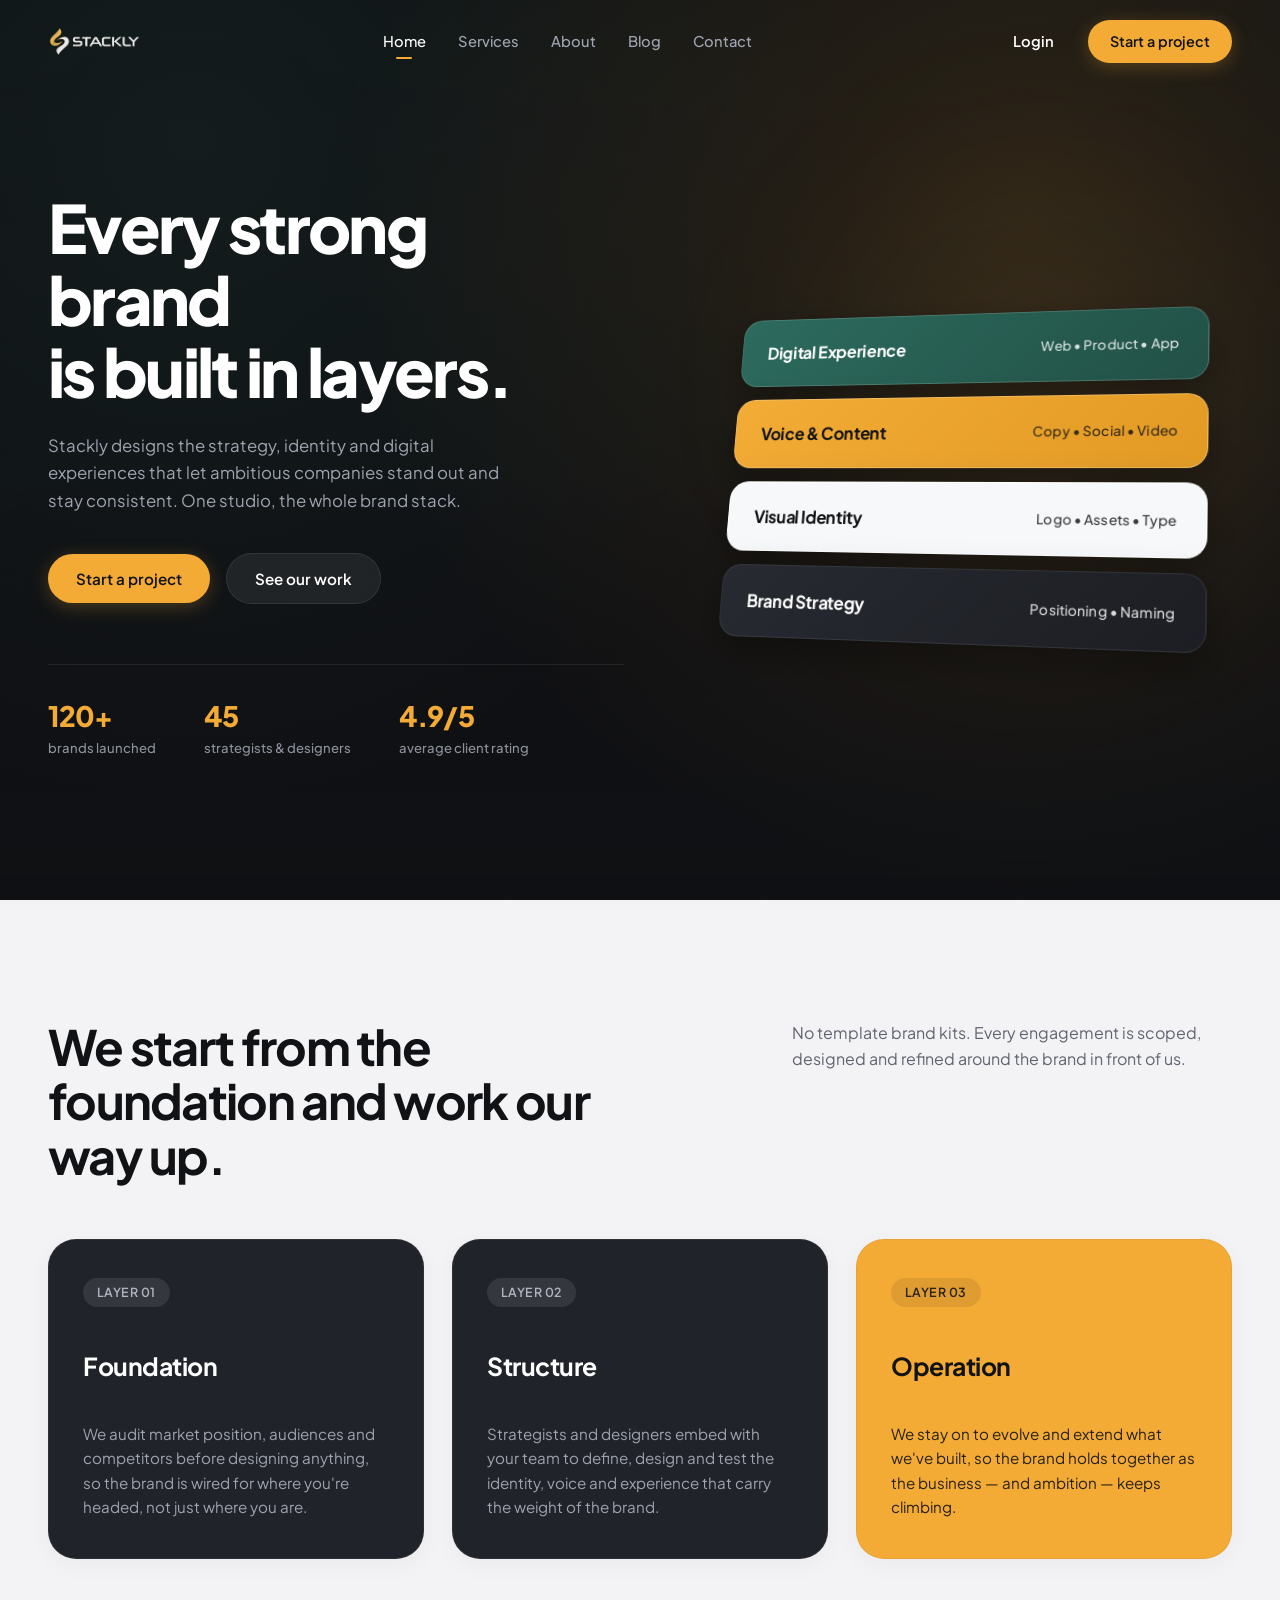
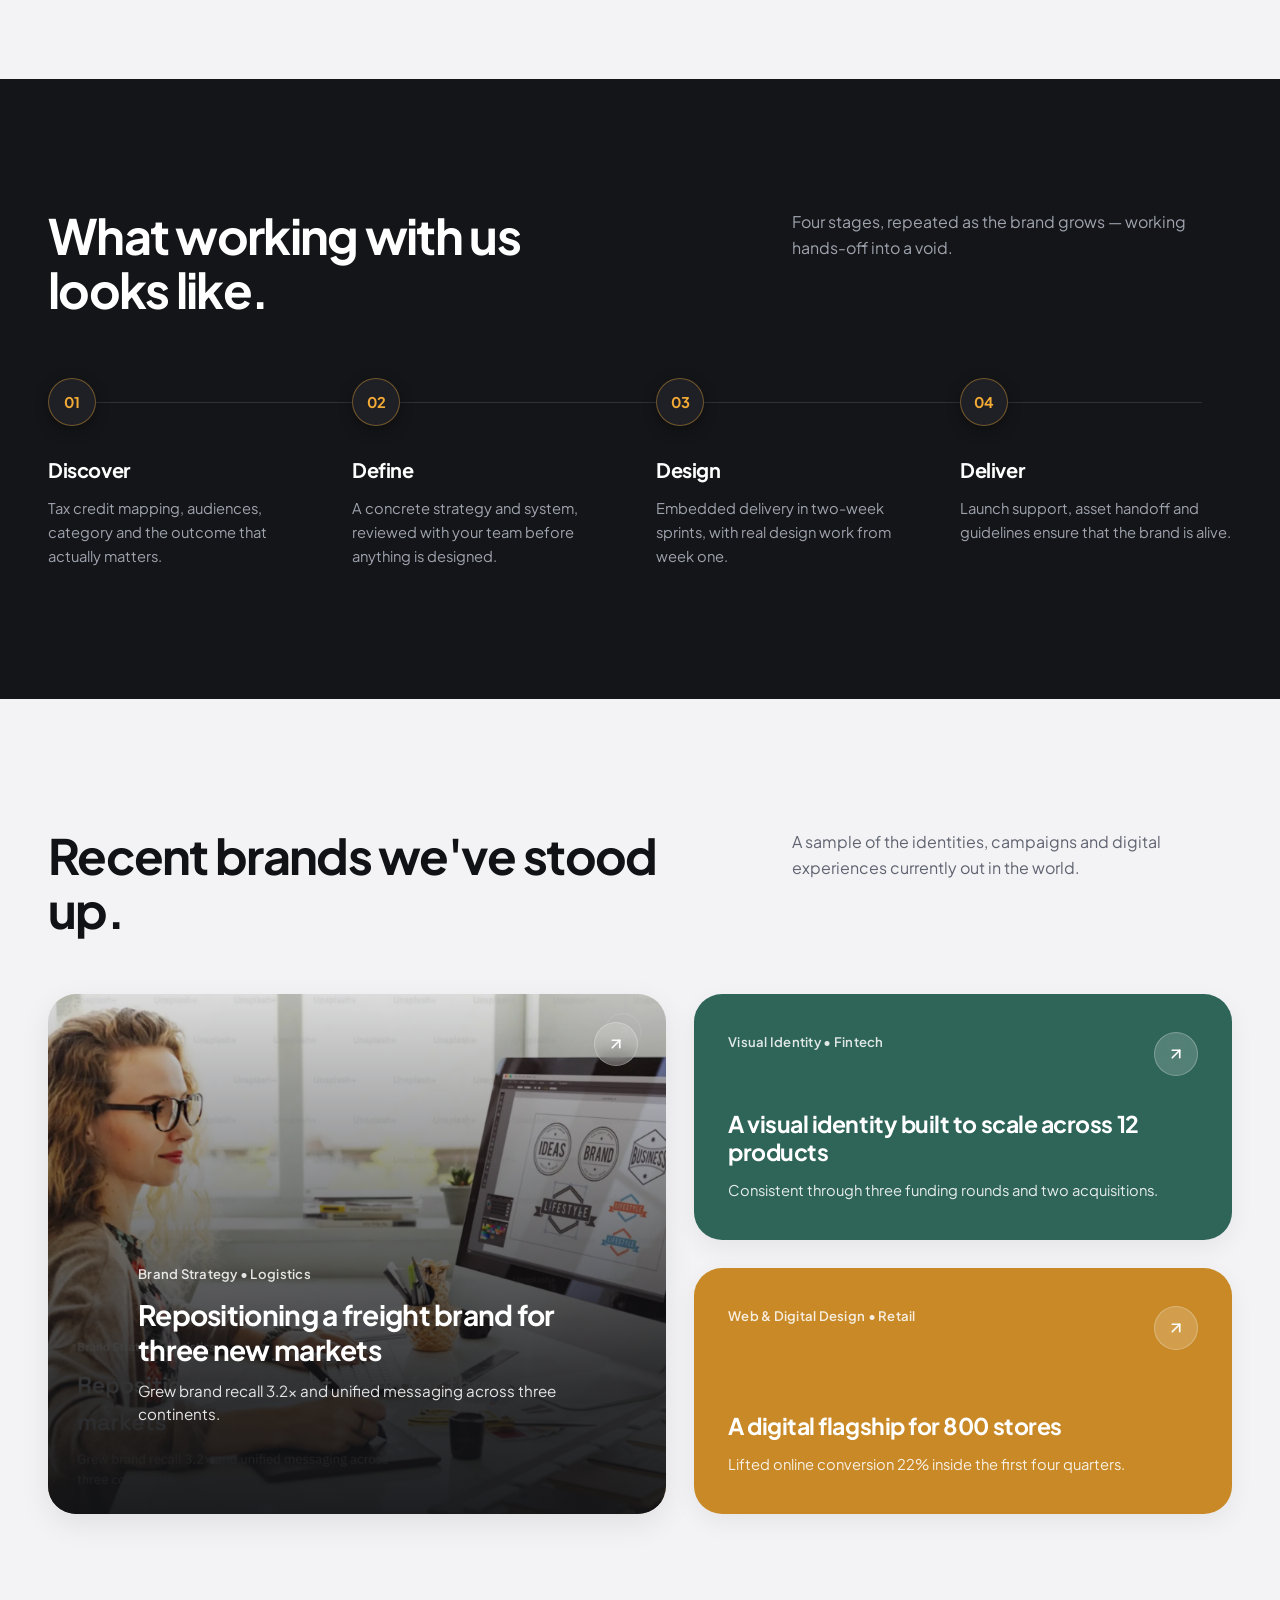
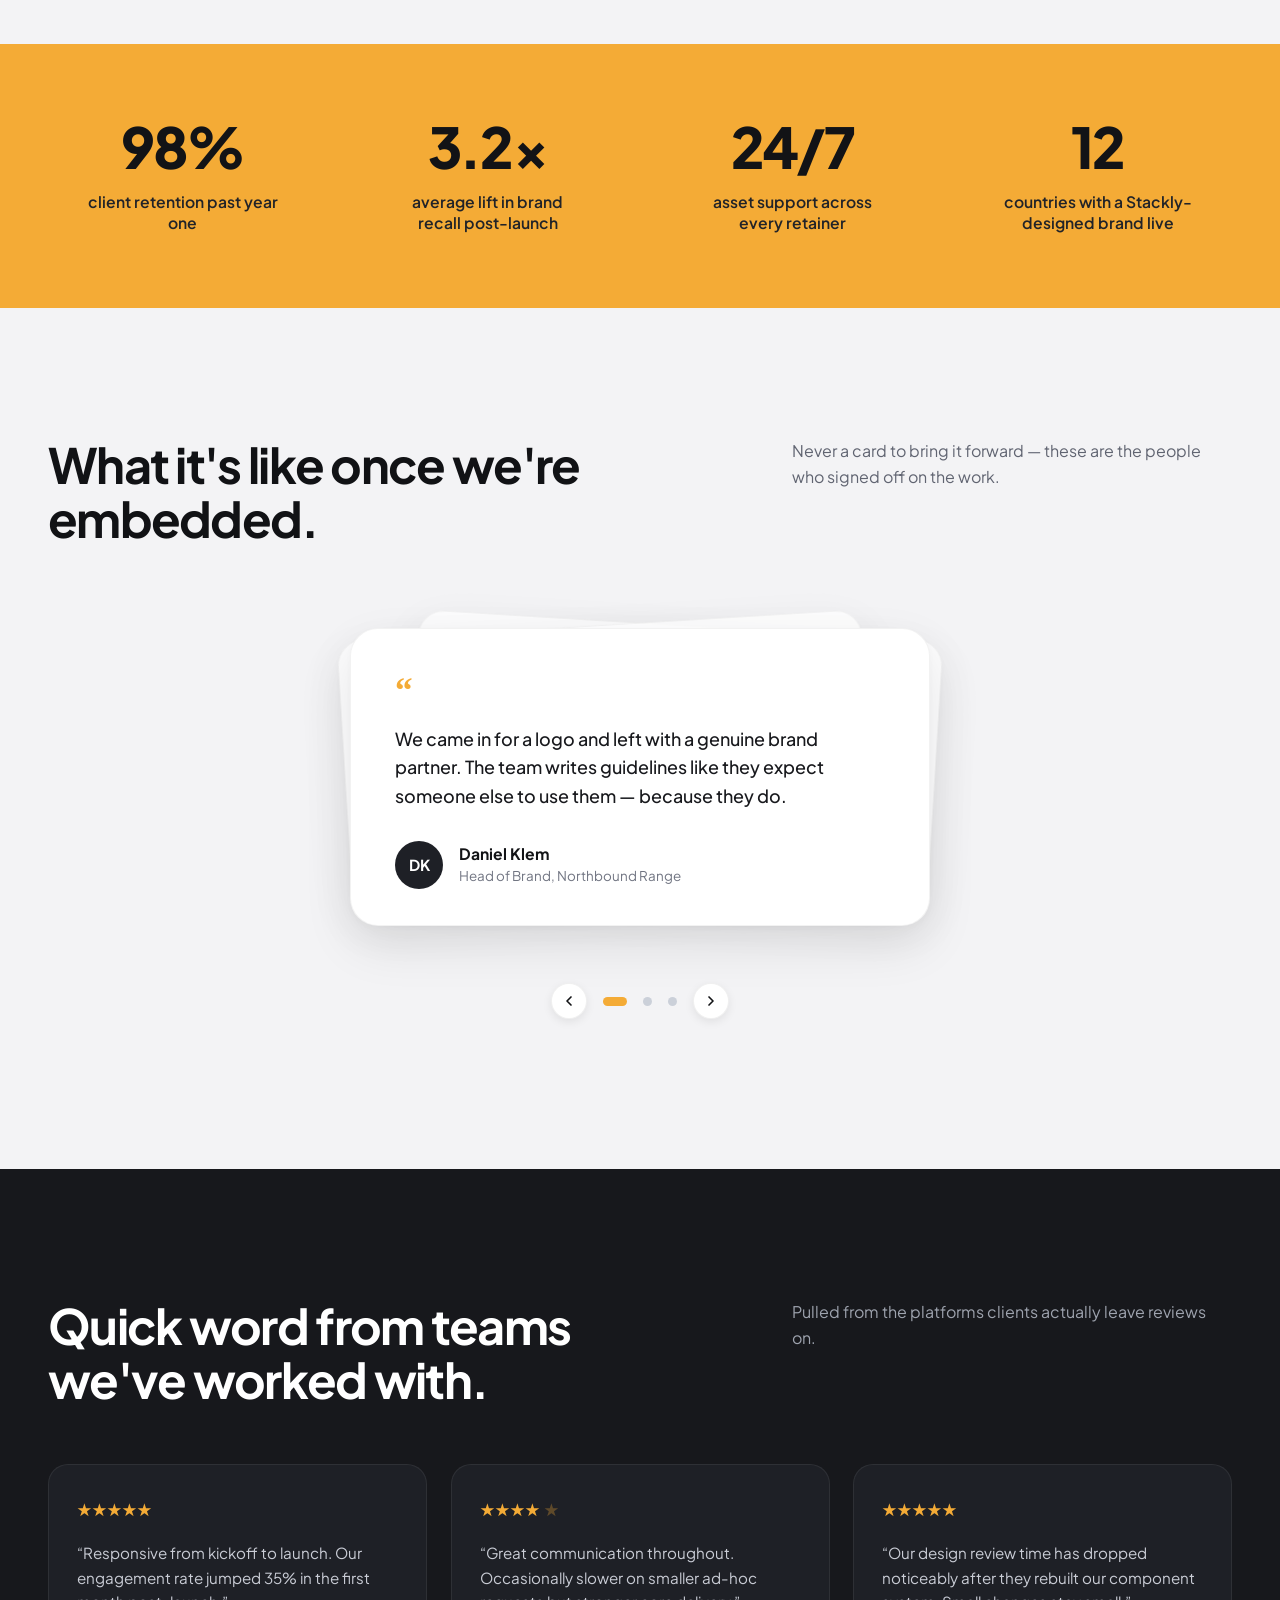
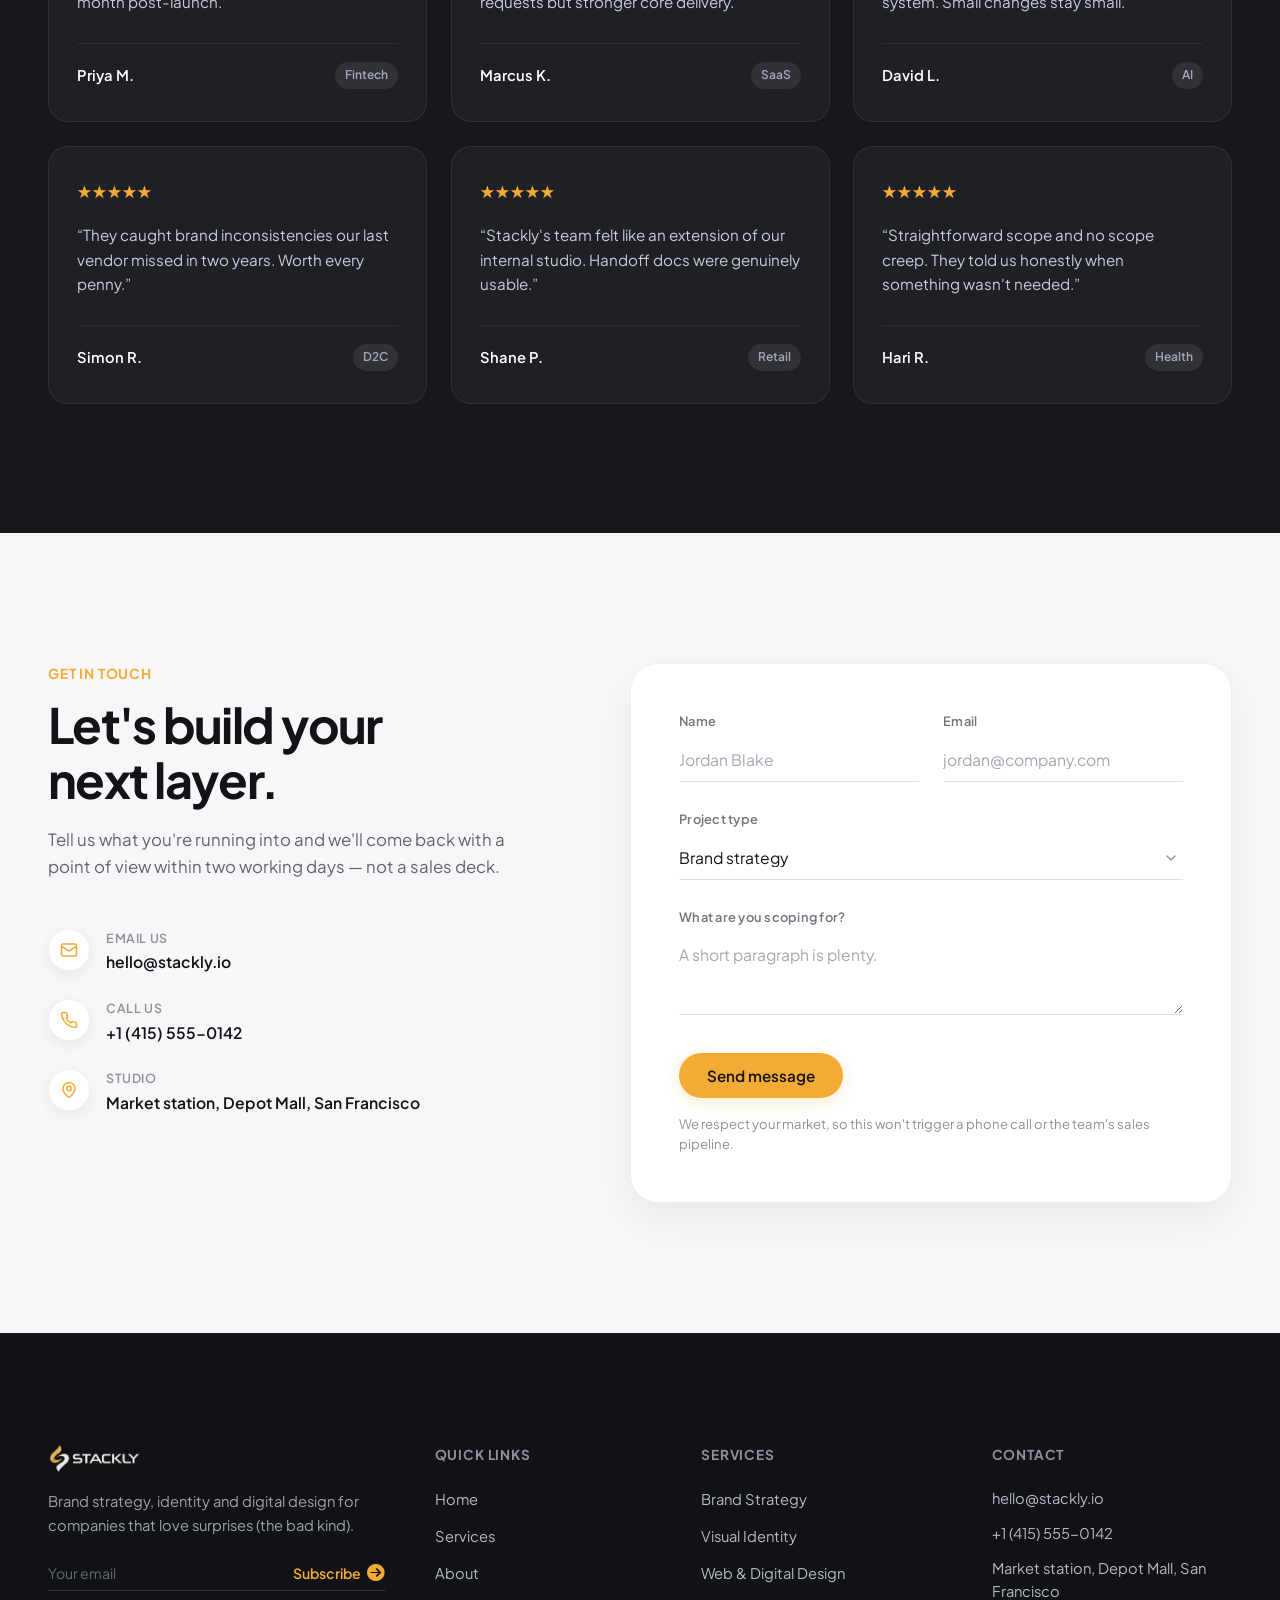
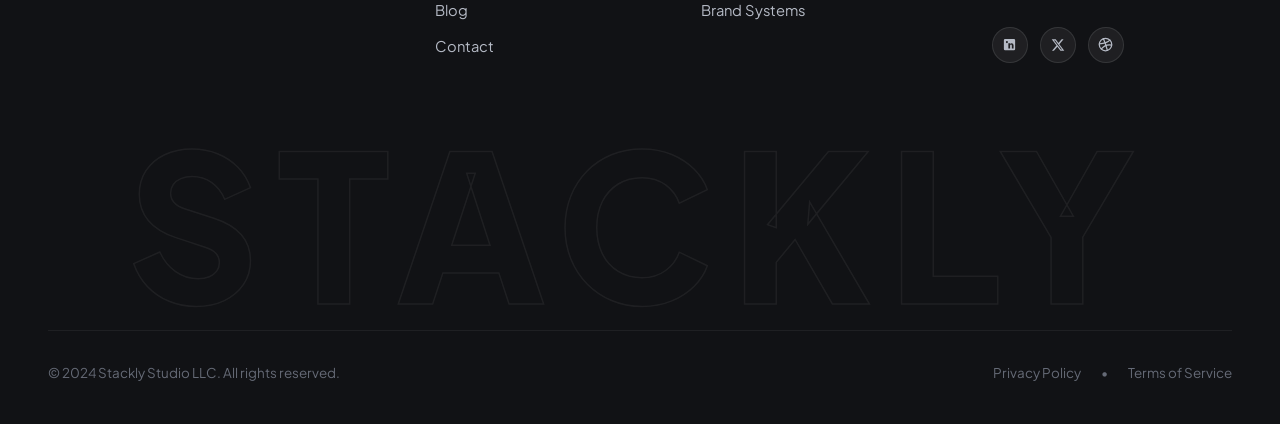
<file: index.html>
<!DOCTYPE html>
<html lang="en">
<head>
  <meta charset="UTF-8">
  <meta name="viewport" content="width=device-width, initial-scale=1.0">
  <title>Stackly — Brand Strategy, Identity & Digital Experiences</title>
  <meta name="description" content="Stackly designs the strategy, identity and digital experiences that let ambitious companies stand out and stay consistent. One studio, the whole brand stack.">
  <meta name="theme-color" content="#111215">

  <!-- Open Graph -->
  <meta property="og:title" content="Stackly — Brand Strategy & Creative Studio">
  <meta property="og:description" content="Every strong brand is built in layers. Stackly designs brand strategy, visual identities, and digital products.">
  <meta property="og:type" content="website">

  <!-- Google Fonts: Plus Jakarta Sans -->
  <link rel="preconnect" href="https://fonts.googleapis.com">
  <link rel="preconnect" href="https://fonts.gstatic.com" crossorigin>
  <link href="https://fonts.googleapis.com/css2?family=Plus+Jakarta+Sans:wght@400;500;600;700;800&display=swap" rel="stylesheet">

  <link rel="stylesheet" href="https://cdnjs.cloudflare.com/ajax/libs/font-awesome/6.5.1/css/all.min.css">
  <link rel="stylesheet" href="style.css">
</head>
<body>

  <!-- ==========================================================================
       PRELOADER (Luxury Split-Curtain & SVG Radial Ring)
       ========================================================================== -->
  <div id="stackly-preloader" class="stackly-preloader" role="status" aria-label="Loading Stackly">
    <div class="preloader-curtain preloader-curtain--top"></div>
    <div class="preloader-curtain preloader-curtain--bottom"></div>

    <div class="preloader-stage">
      <!-- Top studio metadata bar -->
      <div class="preloader-top-bar">
        <span class="preloader-live-tag"><span class="preloader-live-dot"></span> STACKLY STUDIO</span>
        <span class="preloader-system-tag">INITIALIZING EXPERIENCE</span>
      </div>

      <!-- Central Iconic Ring & Logo -->
      <div class="preloader-center">
        <div class="preloader-ring-wrap">
          <div class="preloader-ring-glow"></div>
          
          <svg class="preloader-svg-ring" viewBox="0 0 160 160">
            <circle class="ring-bg" cx="80" cy="80" r="72"></circle>
            <circle class="ring-orbit" cx="80" cy="80" r="64"></circle>
            <circle class="ring-progress" id="preloaderRingProgress" cx="80" cy="80" r="72"></circle>
          </svg>

          <div class="preloader-ring-logo">
            <img src="images/logo.webp" alt="Stackly Logo">
          </div>
        </div>

        <!-- Typography Counter -->
        <div class="preloader-number-wrap">
          <span class="preloader-count-val" id="preloaderCountVal">00</span><span class="preloader-percent-mark">%</span>
        </div>

        <!-- Micro Laser Track -->
        <div class="preloader-line-track">
          <div class="preloader-line-fill" id="preloaderLineFill"></div>
        </div>
      </div>

      <!-- Bottom Bar -->
      <div class="preloader-bottom-bar">
        <span>BRAND STRATEGY &amp; DIGITAL IDENTITY</span>
        <span>&copy; 2024 / ALL SYSTEMS READY</span>
      </div>
    </div>
  </div>

  <!-- ==========================================================================
       SITE HEADER / NAVIGATION
       ========================================================================== -->
  <header class="site-header" id="siteHeader">
    <div class="container nav-inner">
      <a href="#" class="brand-logo-wrap" aria-label="Stackly Home">
        <img src="images/logo.webp" alt="Stackly Logo" class="brand-logo-img">
      </a>

      <nav class="nav-center-menu" aria-label="Main Navigation">
        <a href="index.html" class="nav-link active">Home</a>
        <a href="services.html" class="nav-link">Services</a>
        <a href="about.html" class="nav-link">About</a>
        <a href="blog.html" class="nav-link">Blog</a>
        <a href="contact.html" class="nav-link">Contact</a>
      </nav>

      <div class="nav-actions">
        <a href="login.html" class="btn btn-ghost-dark">Login</a>
        <a href="404.html" class="btn btn-primary nav-btn-pill">Start a project</a>
      </div>

      <!-- Mobile Hamburger Button -->
      <button class="mobile-nav-toggle" aria-label="Toggle navigation menu" aria-expanded="false">
        <div class="hamburger-bars">
          <span></span>
          <span></span>
          <span></span>
        </div>
      </button>
    </div>
  </header>

  <!-- Mobile Drawer Menu -->
  <div class="mobile-drawer" id="mobileDrawer">
    <!-- Close Button -->
    <button class="mobile-drawer-close" id="mobileDrawerClose" aria-label="Close menu">
      <svg width="22" height="22" viewBox="0 0 24 24" fill="none" stroke="currentColor" stroke-width="2.5" stroke-linecap="round" stroke-linejoin="round">
        <line x1="18" y1="6" x2="6" y2="18"></line>
        <line x1="6" y1="6" x2="18" y2="18"></line>
      </svg>
    </button>
    <div class="mobile-drawer-links">
      <a href="index.html" class="mobile-drawer-link active">Home</a>
      <a href="services.html" class="mobile-drawer-link">Services</a>
      <a href="about.html" class="mobile-drawer-link">About</a>
      <a href="blog.html" class="mobile-drawer-link">Blog</a>
      <a href="contact.html" class="mobile-drawer-link">Contact</a>
    </div>
    <div class="mobile-drawer-actions">
      <a href="login.html" class="btn btn-secondary" style="width: 100%;">Login</a>
      <a href="404.html" class="btn btn-primary" style="width: 100%;">Start a project</a>
    </div>
  </div>

  <main>
    <!-- ==========================================================================
         HERO SECTION
         ========================================================================== -->
    <section class="hero-section" id="hero">

      <!-- ── Background Slideshow ─────────────────────────────────────────── -->
      <div class="hero-slideshow" aria-hidden="true">
        <div class="hero-slide hero-slide--1">
          <img src="images/hero Backgroung.webp" alt="">
        </div>
        <div class="hero-slide hero-slide--2">
          <img src="images/hero bg2.webp" alt="">
        </div>
        <div class="hero-slide hero-slide--3">
          <img src="images/hero bg3.webp" alt="">
        </div>
        <!-- Dark gradient overlay sits above all slides -->
        <div class="hero-slide-overlay"></div>
      </div>
      <!-- ─────────────────────────────────────────────────────────────────── -->

      <div class="hero-glow-ambient"></div>
      <div class="container hero-grid">
        
        <!-- Left Column: Copy & CTAs -->
        <div class="hero-content fade-up-element in-view">
          <h1 class="hero-title">
            Every strong<br>
            brand<br>
            is built in layers.
          </h1>

          <p class="hero-description">
            Stackly designs the strategy, identity and digital experiences that let ambitious companies stand out and stay consistent. One studio, the whole brand stack.
          </p>

          <div class="hero-cta-group">
            <a href="404.html" class="btn btn-primary">Start a project</a>
            <a href="404.html" class="btn btn-secondary">See our work</a>
          </div>

          <!-- Hero Stats Row -->
          <div class="hero-stats-row">
            <div class="stat-item">
              <span class="stat-value">120+</span>
              <span class="stat-label">brands launched</span>
            </div>
            <div class="stat-item">
              <span class="stat-value">45</span>
              <span class="stat-label">strategists & designers</span>
            </div>
            <div class="stat-item">
              <span class="stat-value">4.9/5</span>
              <span class="stat-label">Average client rating</span>
            </div>
          </div>
        </div>

        <!-- Right Column: Interactive 3D Stack -->
        <div class="hero-visual-wrapper fade-up-element delay-2 in-view">
          <div class="hero-layers-container" id="heroLayers">
            <!-- Layer 4: Digital Experience -->
            <div class="hero-layer-card layer-teal" data-layer="4">
              <span class="layer-left-title">Digital Experience</span>
              <span class="layer-right-meta">Web • Product • App</span>
            </div>

            <!-- Layer 3: Voice & Content -->
            <div class="hero-layer-card layer-amber" data-layer="3">
              <span class="layer-left-title">Voice & Content</span>
              <span class="layer-right-meta">Copy • Social • Video</span>
            </div>

            <!-- Layer 2: Visual Identity -->
            <div class="hero-layer-card layer-white" data-layer="2">
              <span class="layer-left-title">Visual Identity</span>
              <span class="layer-right-meta">Logo • Assets • Type</span>
            </div>

            <!-- Layer 1: Brand Strategy -->
            <div class="hero-layer-card layer-dark" data-layer="1">
              <span class="layer-left-title">Brand Strategy</span>
              <span class="layer-right-meta">Positioning • Naming</span>
            </div>
          </div>
        </div>

      </div>
    </section>

    <!-- ==========================================================================
         SECTION 2: FOUNDATION & WORK OUR WAY UP
         ========================================================================== -->
    <section class="section-foundation" id="services">
      <div class="container">
        
        <div class="section-header-split fade-up-element">
          <h2 class="section-title">
            We start from the<br>
            foundation and work our<br>
            way up.
          </h2>
          <p class="section-subtitle">
            No template brand kits. Every engagement is scoped, designed and refined around the brand in front of us.
          </p>
        </div>

        <div class="foundation-grid">
          <!-- Card 1 -->
          <div class="foundation-card foundation-card-dark fade-up-element delay-1">
            <span class="card-layer-tag">Layer 01</span>
            <h3 class="card-title">Foundation</h3>
            <p class="card-desc">
              We audit market position, audiences and competitors before designing anything, so the brand is wired for where you're headed, not just where you are.
            </p>
          </div>

          <!-- Card 2 -->
          <div class="foundation-card foundation-card-dark fade-up-element delay-2">
            <span class="card-layer-tag">Layer 02</span>
            <h3 class="card-title">Structure</h3>
            <p class="card-desc">
              Strategists and designers embed with your team to define, design and test the identity, voice and experience that carry the weight of the brand.
            </p>
          </div>

          <!-- Card 3 -->
          <div class="foundation-card foundation-card-gold fade-up-element delay-3">
            <span class="card-layer-tag">Layer 03</span>
            <h3 class="card-title">Operation</h3>
            <p class="card-desc">
              We stay on to evolve and extend what we've built, so the brand holds together as the business — and ambition — keeps climbing.
            </p>
          </div>
        </div>

      </div>
    </section>

    <!-- ==========================================================================
         SECTION 3: WHAT WORKING WITH US LOOKS LIKE
         ========================================================================== -->
    <section class="section-process" id="process">
      <div class="container">
        
        <div class="section-header-split fade-up-element">
          <h2 class="section-title">
            What working with us<br>
            looks like.
          </h2>
          <p class="section-subtitle">
            Four stages, repeated as the brand grows — working hands-off into a void.
          </p>
        </div>

        <div class="process-timeline">
          <!-- Step 01 -->
          <div class="process-step fade-up-element delay-1">
            <div class="step-number-circle">01</div>
            <h3 class="step-title">Discover</h3>
            <p class="step-text">
              Tax credit mapping, audiences, category and the outcome that actually matters.
            </p>
          </div>

          <!-- Step 02 -->
          <div class="process-step fade-up-element delay-2">
            <div class="step-number-circle">02</div>
            <h3 class="step-title">Define</h3>
            <p class="step-text">
              A concrete strategy and system, reviewed with your team before anything is designed.
            </p>
          </div>

          <!-- Step 03 -->
          <div class="process-step fade-up-element delay-3">
            <div class="step-number-circle">03</div>
            <h3 class="step-title">Design</h3>
            <p class="step-text">
              Embedded delivery in two-week sprints, with real design work from week one.
            </p>
          </div>

          <!-- Step 04 -->
          <div class="process-step fade-up-element delay-4">
            <div class="step-number-circle">04</div>
            <h3 class="step-title">Deliver</h3>
            <p class="step-text">
              Launch support, asset handoff and guidelines ensure that the brand is alive.
            </p>
          </div>
        </div>

      </div>
    </section>

    <!-- ==========================================================================
         SECTION 4: RECENT BRANDS WE'VE STOOD UP
         ========================================================================== -->
    <section class="section-work" id="work">
      <div class="container">
        
        <div class="section-header-split fade-up-element">
          <h2 class="section-title">
            Recent brands we've stood<br>
            up.
          </h2>
          <p class="section-subtitle">
            A sample of the identities, campaigns and digital experiences currently out in the world.
          </p>
        </div>

        <div class="work-showcase-grid">
          
          <!-- Left Large Card (with Component 6 image) -->
          <div class="case-card-featured fade-up-element delay-1">
            <img src="images/Component 6.webp" alt="Freight brand strategy and creative design workstation" class="featured-img-bg">
            <div class="featured-overlay"></div>
            
            <div class="featured-top-action">
              <a href="404.html" class="arrow-circle-btn" aria-label="View case study details">
                <svg width="18" height="18" viewBox="0 0 24 24" fill="none" stroke="currentColor" stroke-width="2.2" stroke-linecap="round" stroke-linejoin="round">
                  <line x1="7" y1="17" x2="17" y2="7"></line>
                  <polyline points="7 7 17 7 17 17"></polyline>
                </svg>
              </a>
            </div>

            <div class="featured-content">
              <div class="case-tag">Brand Strategy • Logistics</div>
              <h3 class="case-title">Repositioning a freight brand for three new markets</h3>
              <p class="case-desc">Grew brand recall 3.2× and unified messaging across three continents.</p>
            </div>
          </div>

          <!-- Right Column: 2 Cards -->
          <div class="work-cards-col">
            
            <!-- Card 2: Fintech -->
            <div class="case-card-small case-card-teal fade-up-element delay-2">
              <div class="case-card-header">
                <div class="case-tag">Visual Identity • Fintech</div>
                <a href="404.html" class="arrow-circle-btn" aria-label="View case study details">
                  <svg width="18" height="18" viewBox="0 0 24 24" fill="none" stroke="currentColor" stroke-width="2.2" stroke-linecap="round" stroke-linejoin="round">
                    <line x1="7" y1="17" x2="17" y2="7"></line>
                    <polyline points="7 7 17 7 17 17"></polyline>
                  </svg>
                </a>
              </div>
              <div class="case-card-bottom">
                <h3 class="case-title">A visual identity built to scale across 12 products</h3>
                <p class="case-desc">Consistent through three funding rounds and two acquisitions.</p>
              </div>
            </div>

            <!-- Card 3: Retail -->
            <div class="case-card-small case-card-amber fade-up-element delay-3">
              <div class="case-card-header">
                <div class="case-tag">Web & Digital Design • Retail</div>
                <a href="404.html" class="arrow-circle-btn" aria-label="View case study details">
                  <svg width="18" height="18" viewBox="0 0 24 24" fill="none" stroke="currentColor" stroke-width="2.2" stroke-linecap="round" stroke-linejoin="round">
                    <line x1="7" y1="17" x2="17" y2="7"></line>
                    <polyline points="7 7 17 7 17 17"></polyline>
                  </svg>
                </a>
              </div>
              <div class="case-card-bottom">
                <h3 class="case-title">A digital flagship for 800 stores</h3>
                <p class="case-desc">Lifted online conversion 22% inside the first four quarters.</p>
              </div>
            </div>

          </div>

        </div>

      </div>
    </section>

    <!-- ==========================================================================
         SECTION 5: STAT BANNER (YELLOW BAR)
         ========================================================================== -->
    <section class="section-stat-banner" aria-label="Key Performance Indicators">
      <div class="container">
        <div class="stat-banner-grid">
          
          <div class="banner-stat-item fade-up-element delay-1">
            <span class="banner-stat-number">98%</span>
            <span class="banner-stat-text">client retention past year one</span>
          </div>

          <div class="banner-stat-item fade-up-element delay-2">
            <span class="banner-stat-number">3.2×</span>
            <span class="banner-stat-text">average lift in brand recall post-launch</span>
          </div>

          <div class="banner-stat-item fade-up-element delay-3">
            <span class="banner-stat-number">24/7</span>
            <span class="banner-stat-text">asset support across every retainer</span>
          </div>

          <div class="banner-stat-item fade-up-element delay-4">
            <span class="banner-stat-number">12</span>
            <span class="banner-stat-text">countries with a Stackly-designed brand live</span>
          </div>

        </div>
      </div>
    </section>

    <!-- ==========================================================================
         SECTION 6: WHAT IT'S LIKE ONCE WE'RE EMBEDDED
         ========================================================================== -->
    <section class="section-embedded" id="testimonials">
      <div class="container">
        
        <div class="section-header-split fade-up-element">
          <h2 class="section-title">
            What it's like once we're<br>
            embedded.
          </h2>
          <p class="section-subtitle">
            Never a card to bring it forward — these are the people who signed off on the work.
          </p>
        </div>

        <!-- 3D Stacked Testimonials Carousel -->
        <div class="testimonial-stack-wrapper fade-up-element delay-1">
          
          <!-- Card 1 (Active) -->
          <div class="test-card card-active" data-index="0">
            <div class="test-quote-icon">“</div>
            <p class="test-body-text">
              We came in for a logo and left with a genuine brand partner. The team writes guidelines like they expect someone else to use them — because they do.
            </p>
            <div class="test-author-row">
              <div class="test-avatar-initials">DK</div>
              <div class="test-author-info">
                <span class="test-author-name">Daniel Klem</span>
                <span class="test-author-role">Head of Brand, Northbound Range</span>
              </div>
            </div>
          </div>

          <!-- Card 2 -->
          <div class="test-card card-next" data-index="1">
            <div class="test-quote-icon">“</div>
            <p class="test-body-text">
              Stackly overhauled our entire customer journey without breaking what worked. In 3 months, our demo requests spiked 42% with clean attribution.
            </p>
            <div class="test-author-row">
              <img src="images/Component 18 (1).webp" alt="Elena Cho avatar" class="test-avatar-img">
              <div class="test-author-info">
                <span class="test-author-name">Elena Cho</span>
                <span class="test-author-role">Co-founder & CEO, Fjordic</span>
              </div>
            </div>
          </div>

          <!-- Card 3 -->
          <div class="test-card card-prev" data-index="2">
            <div class="test-quote-icon">“</div>
            <p class="test-body-text">
              They don't deliver pretty slide decks and disappear. Stackly embedded directly into our Slack and Figma channels and delivered sprint by sprint.
            </p>
            <div class="test-author-row">
              <img src="images/Gradient.webp" alt="Marcus Vance avatar" class="test-avatar-img">
              <div class="test-author-info">
                <span class="test-author-name">Marcus Vance</span>
                <span class="test-author-role">VP Product & Design, Veloce Health</span>
              </div>
            </div>
          </div>

        </div>

        <!-- Interactive Switcher Controls -->
        <div class="test-controls-row fade-up-element delay-2">
          <button class="test-nav-arrow test-btn-prev" aria-label="Previous testimonial">
            <svg width="16" height="16" viewBox="0 0 24 24" fill="none" stroke="currentColor" stroke-width="2.5" stroke-linecap="round" stroke-linejoin="round">
              <polyline points="15 18 9 12 15 6"></polyline>
            </svg>
          </button>
          
          <div class="test-dot active" data-index="0"></div>
          <div class="test-dot" data-index="1"></div>
          <div class="test-dot" data-index="2"></div>
          
          <button class="test-nav-arrow test-btn-next" aria-label="Next testimonial">
            <svg width="16" height="16" viewBox="0 0 24 24" fill="none" stroke="currentColor" stroke-width="2.5" stroke-linecap="round" stroke-linejoin="round">
              <polyline points="9 18 15 12 9 6"></polyline>
            </svg>
          </button>
        </div>

      </div>
    </section>

    <!-- ==========================================================================
         SECTION 7: QUICK WORD FROM TEAMS WE'VE WORKED WITH (6 REVIEWS)
         ========================================================================== -->
    <section class="section-reviews" id="reviews">
      <div class="container">
        
        <div class="section-header-split fade-up-element">
          <h2 class="section-title">
            Quick word from teams<br>
            we've worked with.
          </h2>
          <p class="section-subtitle">
            Pulled from the platforms clients actually leave reviews on.
          </p>
        </div>

        <div class="reviews-grid">
          
          <!-- Review 1 -->
          <div class="review-card fade-up-element delay-1">
            <div class="review-stars">★★★★★</div>
            <p class="review-quote">
              “Responsive from kickoff to launch. Our engagement rate jumped 35% in the first month post-launch.”
            </p>
            <div class="review-card-footer">
              <span class="review-author-name">Priya M.</span>
              <span class="review-pill-tag">Fintech</span>
            </div>
          </div>

          <!-- Review 2 -->
          <div class="review-card fade-up-element delay-2">
            <div class="review-stars">★★★★<span class="star-dim">★</span></div>
            <p class="review-quote">
              “Great communication throughout. Occasionally slower on smaller ad-hoc requests but stronger core delivery.”
            </p>
            <div class="review-card-footer">
              <span class="review-author-name">Marcus K.</span>
              <span class="review-pill-tag">SaaS</span>
            </div>
          </div>

          <!-- Review 3 -->
          <div class="review-card fade-up-element delay-3">
            <div class="review-stars">★★★★★</div>
            <p class="review-quote">
              “Our design review time has dropped noticeably after they rebuilt our component system. Small changes stay small.”
            </p>
            <div class="review-card-footer">
              <span class="review-author-name">David L.</span>
              <span class="review-pill-tag">AI</span>
            </div>
          </div>

          <!-- Review 4 -->
          <div class="review-card fade-up-element delay-1">
            <div class="review-stars">★★★★★</div>
            <p class="review-quote">
              “They caught brand inconsistencies our last vendor missed in two years. Worth every penny.”
            </p>
            <div class="review-card-footer">
              <span class="review-author-name">Simon R.</span>
              <span class="review-pill-tag">D2C</span>
            </div>
          </div>

          <!-- Review 5 -->
          <div class="review-card fade-up-element delay-2">
            <div class="review-stars">★★★★★</div>
            <p class="review-quote">
              “Stackly's team felt like an extension of our internal studio. Handoff docs were genuinely usable.”
            </p>
            <div class="review-card-footer">
              <span class="review-author-name">Shane P.</span>
              <span class="review-pill-tag">Retail</span>
            </div>
          </div>

          <!-- Review 6 -->
          <div class="review-card fade-up-element delay-3">
            <div class="review-stars">★★★★★</div>
            <p class="review-quote">
              “Straightforward scope and no scope creep. They told us honestly when something wasn't needed.”
            </p>
            <div class="review-card-footer">
              <span class="review-author-name">Hari R.</span>
              <span class="review-pill-tag">Health</span>
            </div>
          </div>

        </div>

      </div>
    </section>

    <!-- ==========================================================================
         SECTION 8: CONTACT FORM (LET'S BUILD YOUR NEXT LAYER)
         ========================================================================== -->
    <section class="section-contact" id="contact">
      <div class="container">
        
        <div class="contact-layout-grid">
          
          <!-- Left Column -->
          <div class="contact-left-col fade-up-element">
            <span class="contact-badge">Get in touch</span>
            <h2 class="section-title">
              Let's build your<br>
              next layer.
            </h2>
            <p class="contact-info-desc">
              Tell us what you're running into and we'll come back with a point of view within two working days — not a sales deck.
            </p>

            <div class="contact-details-list">
              <!-- Detail 1: Email -->
              <div class="contact-detail-row">
                <div class="contact-icon-box">
                  <svg width="18" height="18" viewBox="0 0 24 24" fill="none" stroke="currentColor" stroke-width="2" stroke-linecap="round" stroke-linejoin="round">
                    <rect x="2" y="4" width="20" height="16" rx="2"></rect>
                    <path d="m22 7-8.97 5.7a1.94 1.94 0 0 1-2.06 0L2 7"></path>
                  </svg>
                </div>
                <div>
                  <div class="contact-meta-label">Email us</div>
                  <a href="mailto:hello@stackly.io" class="contact-meta-value">hello@stackly.io</a>
                </div>
              </div>

              <!-- Detail 2: Call -->
              <div class="contact-detail-row">
                <div class="contact-icon-box">
                  <svg width="18" height="18" viewBox="0 0 24 24" fill="none" stroke="currentColor" stroke-width="2" stroke-linecap="round" stroke-linejoin="round">
                    <path d="M22 16.92v3a2 2 0 0 1-2.18 2 19.79 19.79 0 0 1-8.63-3.07 19.5 19.5 0 0 1-6-6 19.79 19.79 0 0 1-3.07-8.67A2 2 0 0 1 4.11 2h3a2 2 0 0 1 2 1.72 12.84 12.84 0 0 0 .7 2.81 2 2 0 0 1-.45 2.11L8.09 9.91a16 16 0 0 0 6 6l1.27-1.27a2 2 0 0 1 2.11-.45 12.84 12.84 0 0 0 2.81.7A2 2 0 0 1 22 16.92z"></path>
                  </svg>
                </div>
                <div>
                  <div class="contact-meta-label">Call us</div>
                  <a href="tel:+14155550142" class="contact-meta-value">+1 (415) 555-0142</a>
                </div>
              </div>

              <!-- Detail 3: Studio -->
              <div class="contact-detail-row">
                <div class="contact-icon-box">
                  <svg width="18" height="18" viewBox="0 0 24 24" fill="none" stroke="currentColor" stroke-width="2" stroke-linecap="round" stroke-linejoin="round">
                    <path d="M20 10c0 6-8 12-8 12s-8-6-8-12a8 8 0 0 1 16 0Z"></path>
                    <circle cx="12" cy="10" r="3"></circle>
                  </svg>
                </div>
                <div>
                  <div class="contact-meta-label">Studio</div>
                  <span class="contact-meta-value">Market station, Depot Mall, San Francisco</span>
                </div>
              </div>
            </div>
          </div>

          <!-- Right Column: Form -->
          <div class="contact-form-wrapper fade-up-element delay-1">
            <form id="contactForm" class="contact-form">
              <div class="form-row-2">
                <div class="form-group">
                  <label for="name" class="form-label">Name</label>
                  <input type="text" id="name" name="name" class="form-input" placeholder="Jordan Blake" required>
                </div>
                <div class="form-group">
                  <label for="email" class="form-label">Email</label>
                  <input type="email" id="email" name="email" class="form-input" placeholder="jordan@company.com" required>
                </div>
              </div>

              <div class="form-group">
                <label for="projectType" class="form-label">Project type</label>
                <select id="projectType" name="projectType" class="form-select">
                  <option value="Brand strategy">Brand strategy</option>
                  <option value="Visual Identity">Visual Identity</option>
                  <option value="Web & Digital Design">Web & Digital Design</option>
                  <option value="Full Brand Stack">Full Brand Stack</option>
                </select>
              </div>

              <div class="form-group">
                <label for="scope" class="form-label">What are you scoping for?</label>
                <textarea id="scope" name="scope" class="form-textarea" placeholder="A short paragraph is plenty." rows="3" required></textarea>
              </div>

              <button type="submit" class="btn btn-primary form-submit-btn">Send message</button>

              <p class="form-disclaimer">
                We respect your market, so this won't trigger a phone call or the team's sales pipeline.
              </p>
            </form>
          </div>

        </div>

      </div>
    </section>
  </main>

  <!-- ==========================================================================
       SECTION 9: FOOTER
       ========================================================================== -->
  <footer class="site-footer">
    <div class="container">
      
      <div class="footer-top-grid">
        
        <!-- Left Brand & Newsletter -->
        <div class="footer-brand-col">
          <img src="images/logo.webp" alt="Stackly Logo" class="footer-brand-logo">
          <p class="footer-bio-text">
            Brand strategy, identity and digital design for companies that love surprises (the bad kind).
          </p>
          <form id="newsletterForm" class="newsletter-box">
            <input type="email" placeholder="Your email" class="newsletter-input" required>
            <button type="submit" class="newsletter-btn">
              Subscribe <i class="fa-solid fa-circle-arrow-right"></i>
            </button>
          </form>
        </div>

        <!-- Col 2: Company -->
        <div class="footer-col">
          <h4 class="footer-col-title">Quick Links</h4>
          <ul class="footer-nav-list">
            <li><a href="index.html">Home</a></li>
            <li><a href="services.html">Services</a></li>
            <li><a href="about.html">About</a></li>
            <li><a href="blog.html">Blog</a></li>
            <li><a href="contact.html">Contact</a></li>
          </ul>
        </div>

        <!-- Col 3: Services -->
        <div class="footer-col">
          <h4 class="footer-col-title">Services</h4>
          <ul class="footer-nav-list">
            <li><a href="404.html">Brand Strategy</a></li>
            <li><a href="404.html">Visual Identity</a></li>
            <li><a href="404.html">Web & Digital Design</a></li>
            <li><a href="404.html">Brand Systems</a></li>
          </ul>
        </div>

        <!-- Col 4: Contact -->
        <div class="footer-col">
          <h4 class="footer-col-title">Contact</h4>
          <div class="footer-contact-info">
            <a href="404.html">hello@stackly.io</a>
            <a href="404.html">+1 (415) 555-0142</a>
            <span>Market station, Depot Mall, San Francisco</span>
          </div>
          <div class="footer-social-row">
            <a href="404.html" class="social-circle-link" aria-label="LinkedIn">
              <svg width="15" height="15" viewBox="0 0 24 24" fill="currentColor">
                <path d="M19 3a2 2 0 0 1 2 2v14a2 2 0 0 1-2 2H5a2 2 0 0 1-2-2V5a2 2 0 0 1 2-2h14m-.5 15.5v-5.3a3.26 3.26 0 0 0-3.26-3.26c-.85 0-1.84.52-2.28 1.3v-1.11h-2.79v8.37h2.79v-4.93c0-.77.62-1.4 1.39-1.4a1.4 1.4 0 0 1 1.4 1.4v4.93h2.75M6.46 10.9h2.8v8.4h-2.8v-8.4M7.86 6.54a1.64 1.64 0 1 0 0 3.28 1.64 1.64 0 0 0 0-3.28Z"/>
              </svg>
            </a>
            <a href="404.html" class="social-circle-link" aria-label="Twitter / X">
              <svg width="14" height="14" viewBox="0 0 24 24" fill="currentColor">
                <path d="M18.244 2.25h3.308l-7.227 8.26 8.502 11.24H16.17l-5.214-6.817L4.99 21.75H1.68l7.73-8.835L1.254 2.25H8.08l4.713 6.231zm-1.161 17.52h1.833L7.084 4.126H5.117z"/>
              </svg>
            </a>
            <a href="404.html" class="social-circle-link" aria-label="Dribbble">
              <svg width="15" height="15" viewBox="0 0 24 24" fill="none" stroke="currentColor" stroke-width="2" stroke-linecap="round" stroke-linejoin="round">
                <circle cx="12" cy="12" r="10"></circle>
                <path d="M19.13 5.09C15.22 9.14 10 10.44 2.25 10.94"></path>
                <path d="M21.75 12.84c-6.62-1.41-12.14 1-16.38 6.32"></path>
                <path d="M8.5 2.5c2.5 5.5 4.5 11 6.5 19"></path>
              </svg>
            </a>
          </div>
        </div>

      </div>

      <!-- Watermark Large Outline Typography -->
      <div class="footer-watermark-wrap">
        <span class="footer-watermark-text">STACKLY</span>
      </div>

      <!-- Bottom Bar -->
      <div class="footer-bottom-bar">
        <span>&copy; 2024 Stackly Studio LLC. All rights reserved.</span>
        <div class="footer-legal-links">
          <a href="404.html">Privacy Policy</a>
          <span>•</span>
          <a href="404.html">Terms of Service</a>
        </div>
      </div>

    </div>
  </footer>

  <!-- Toast Notification -->
  <div class="toast-notice" id="toastNotice" role="status" aria-live="polite">
    <svg width="20" height="20" viewBox="0 0 24 24" fill="none" stroke="currentColor" stroke-width="2.5" stroke-linecap="round" stroke-linejoin="round">
      <path d="M22 11.08V12a10 10 0 1 1-5.93-9.14"></path>
      <polyline points="22 4 12 14.01 9 11.01"></polyline>
    </svg>
    <span class="toast-msg">Message sent successfully!</span>
  </div>

  <script src="script.js"></script>
</body>
</html>
</file>
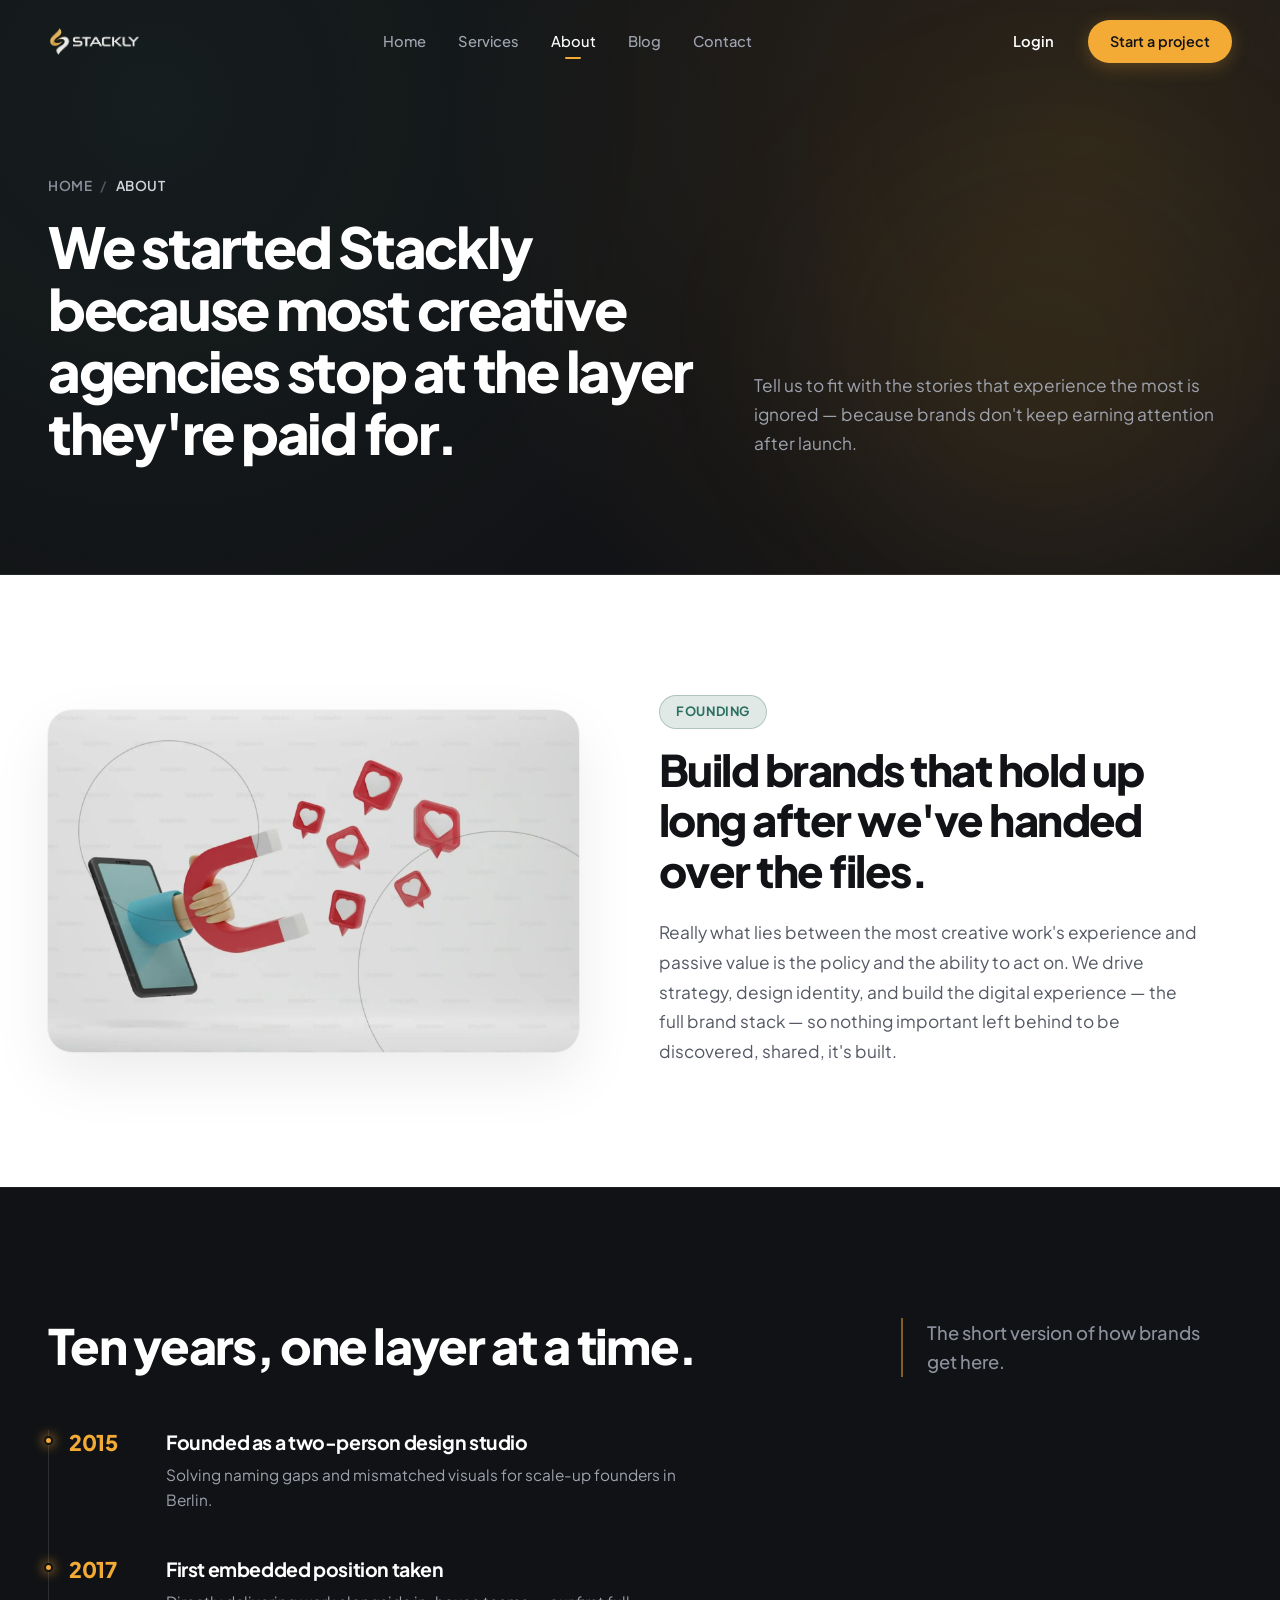
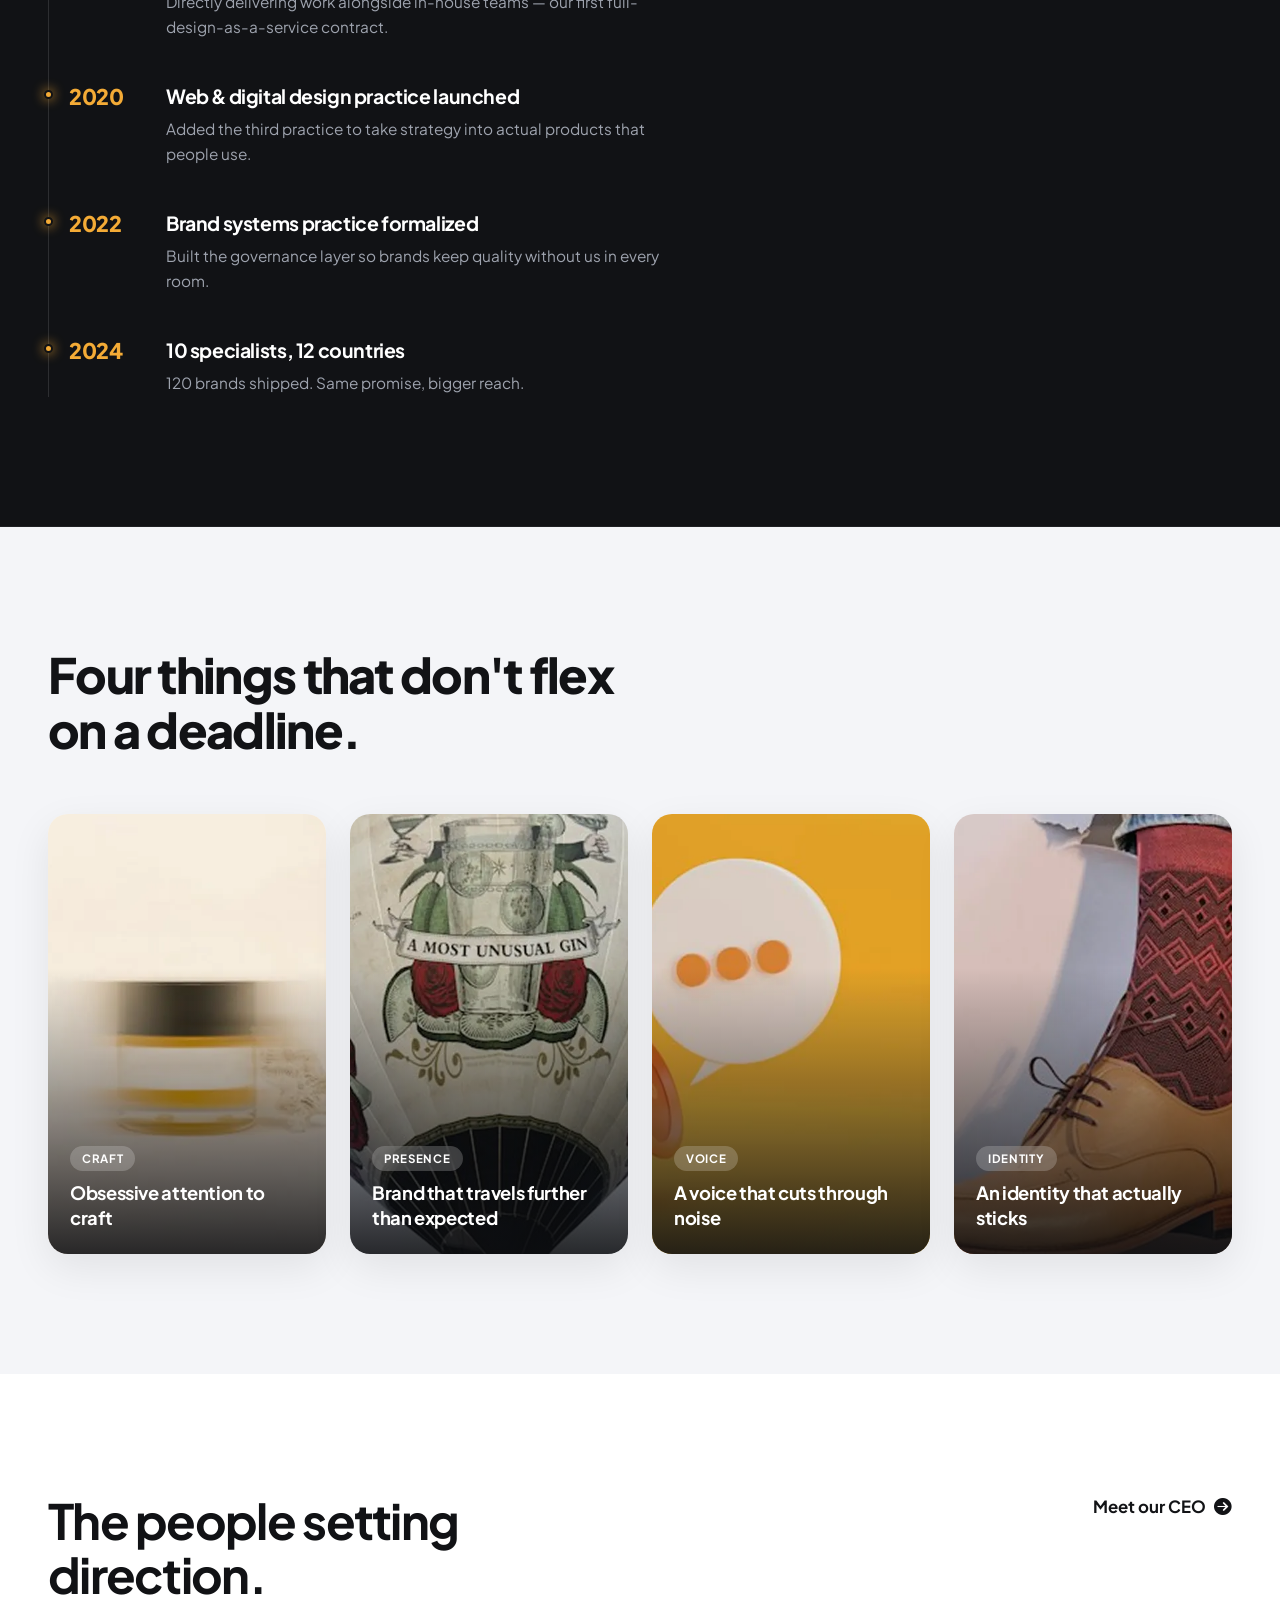
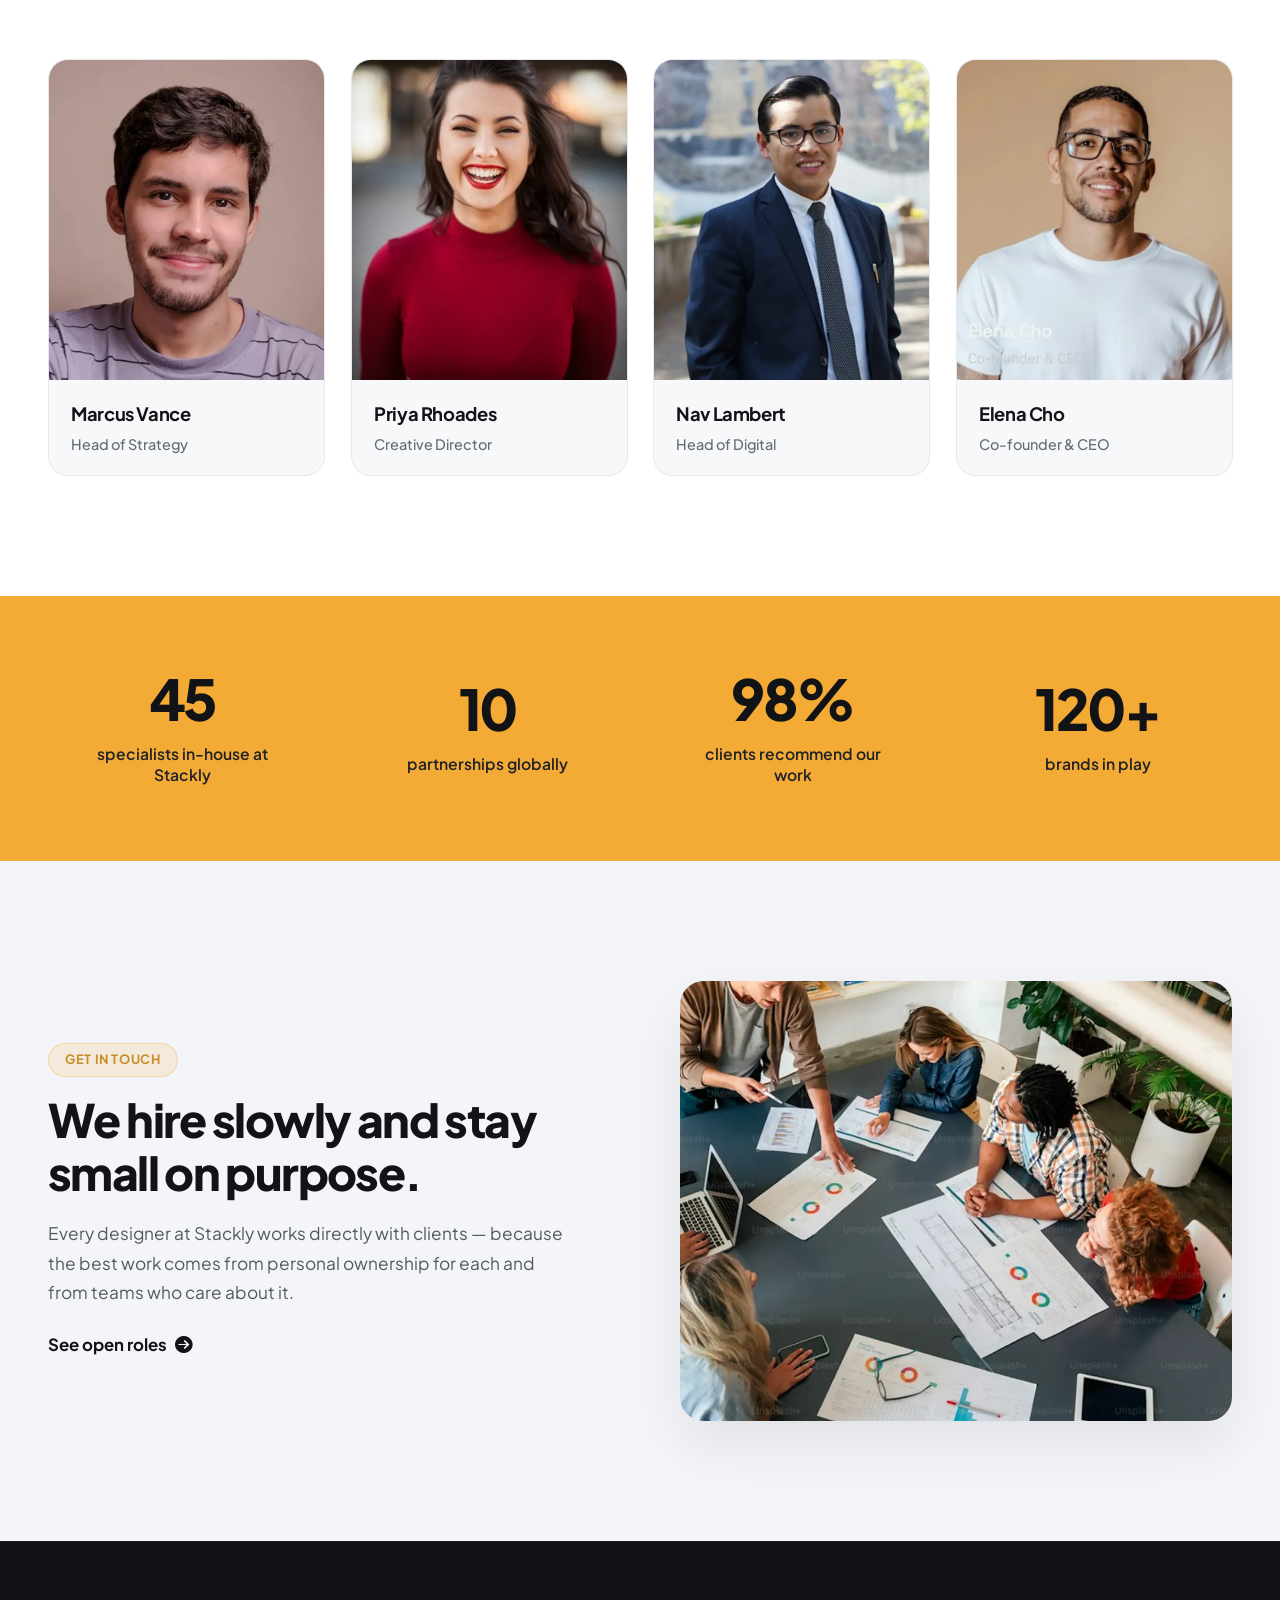
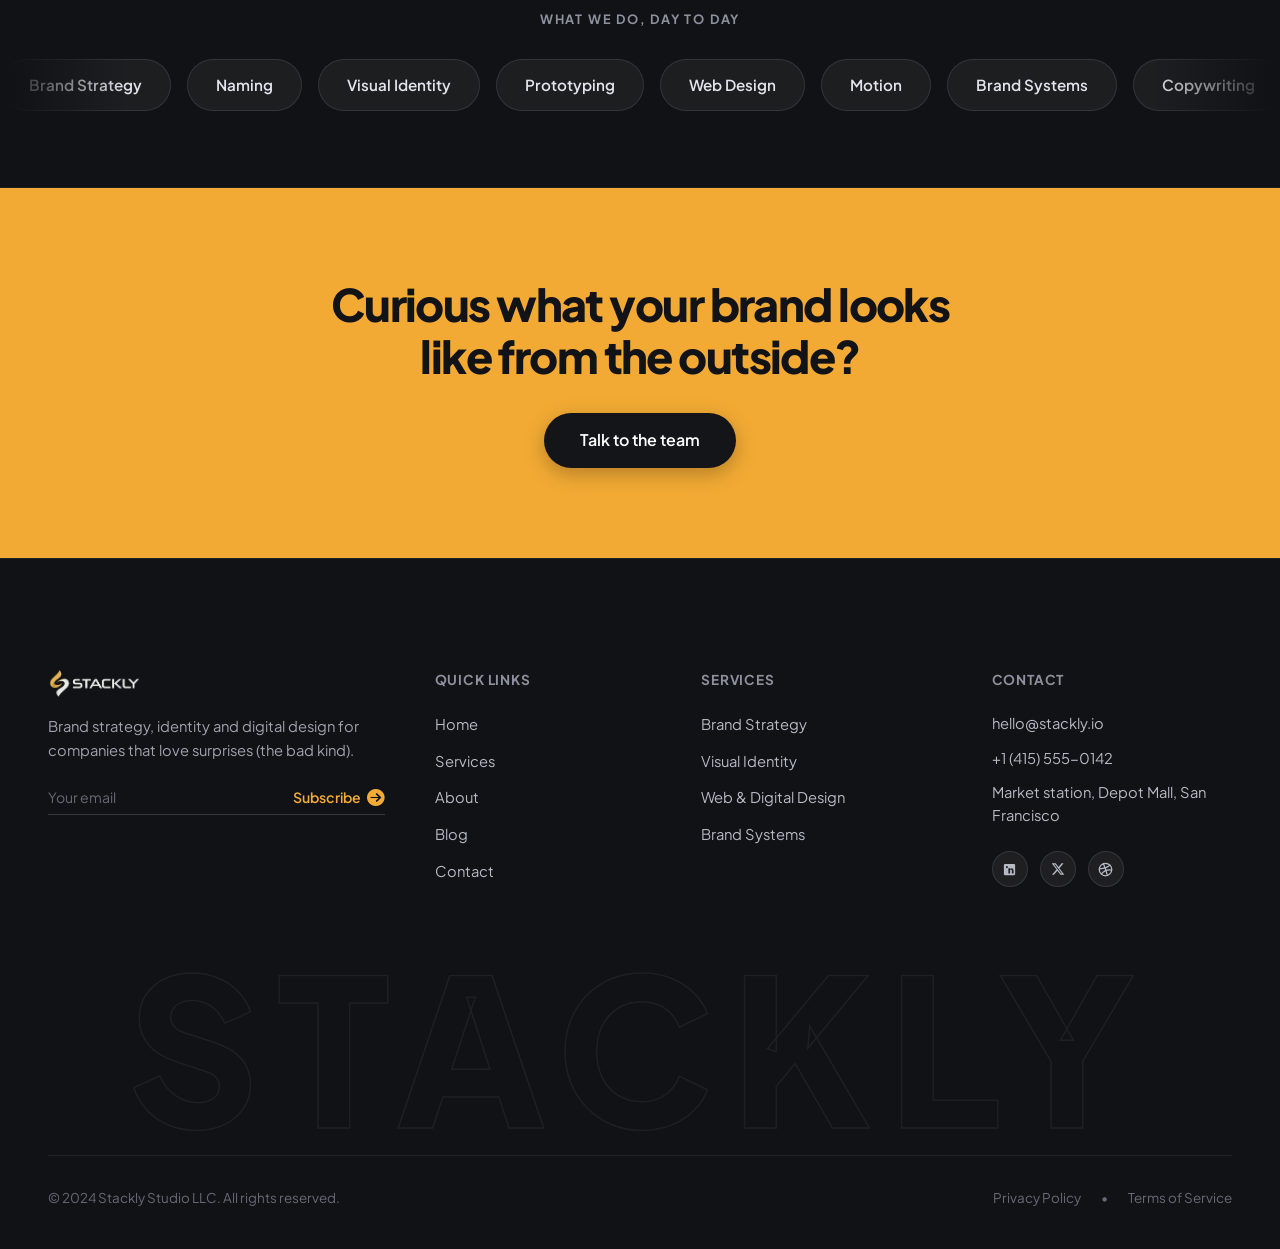
<file: about.html>
<!DOCTYPE html>
<html lang="en">
<head>
  <meta charset="UTF-8">
  <meta name="viewport" content="width=device-width, initial-scale=1.0">
  <title>About — Stackly Brand & Creative Studio</title>
  <meta name="description" content="We started Stackly because most creative agencies stop at the layer they're paid for. Ten years, one layer at a time.">
  <meta name="theme-color" content="#111215">
  <meta property="og:title" content="About — Stackly Brand Studio">
  <meta property="og:description" content="Ten years, one layer at a time. The story behind Stackly.">
  <meta property="og:type" content="website">

  <link rel="preconnect" href="https://fonts.googleapis.com">
  <link rel="preconnect" href="https://fonts.gstatic.com" crossorigin>
  <link href="https://fonts.googleapis.com/css2?family=Plus+Jakarta+Sans:wght@400;500;600;700;800&display=swap" rel="stylesheet">
  <link rel="stylesheet" href="https://cdnjs.cloudflare.com/ajax/libs/font-awesome/6.5.1/css/all.min.css">
  <link rel="stylesheet" href="style.css">
</head>
<body>

  <!-- ==========================================================================
       PRELOADER (Luxury Split-Curtain & SVG Radial Ring)
       ========================================================================== -->
  <div id="stackly-preloader" class="stackly-preloader" role="status" aria-label="Loading Stackly">
    <div class="preloader-curtain preloader-curtain--top"></div>
    <div class="preloader-curtain preloader-curtain--bottom"></div>

    <div class="preloader-stage">
      <!-- Top studio metadata bar -->
      <div class="preloader-top-bar">
        <span class="preloader-live-tag"><span class="preloader-live-dot"></span> STACKLY STUDIO</span>
        <span class="preloader-system-tag">INITIALIZING EXPERIENCE</span>
      </div>

      <!-- Central Iconic Ring & Logo -->
      <div class="preloader-center">
        <div class="preloader-ring-wrap">
          <div class="preloader-ring-glow"></div>
          
          <svg class="preloader-svg-ring" viewBox="0 0 160 160">
            <circle class="ring-bg" cx="80" cy="80" r="72"></circle>
            <circle class="ring-orbit" cx="80" cy="80" r="64"></circle>
            <circle class="ring-progress" id="preloaderRingProgress" cx="80" cy="80" r="72"></circle>
          </svg>

          <div class="preloader-ring-logo">
            <img src="images/logo.webp" alt="Stackly Logo">
          </div>
        </div>

        <!-- Typography Counter -->
        <div class="preloader-number-wrap">
          <span class="preloader-count-val" id="preloaderCountVal">00</span><span class="preloader-percent-mark">%</span>
        </div>

        <!-- Micro Laser Track -->
        <div class="preloader-line-track">
          <div class="preloader-line-fill" id="preloaderLineFill"></div>
        </div>
      </div>

      <!-- Bottom Bar -->
      <div class="preloader-bottom-bar">
        <span>BRAND STRATEGY &amp; DIGITAL IDENTITY</span>
        <span>&copy; 2024 / ALL SYSTEMS READY</span>
      </div>
    </div>
  </div>

  <!-- HEADER -->
  <header class="site-header" id="siteHeader">
    <div class="container nav-inner">
      <a href="index.html" class="brand-logo-wrap" aria-label="Stackly Home">
        <img src="images/logo.webp" alt="Stackly Logo" class="brand-logo-img">
      </a>
      <nav class="nav-center-menu" aria-label="Main Navigation">
        <a href="index.html" class="nav-link">Home</a>
        <a href="services.html" class="nav-link">Services</a>
        <a href="about.html" class="nav-link active">About</a>
        <a href="blog.html" class="nav-link">Blog</a>
        <a href="contact.html" class="nav-link">Contact</a>
      </nav>
      <div class="nav-actions">
        <a href="login.html" class="btn btn-ghost-dark">Login</a>
        <a href="404.html" class="btn btn-primary nav-btn-pill">Start a project</a>
      </div>
      <button class="mobile-nav-toggle" aria-label="Toggle navigation menu" aria-expanded="false">
        <div class="hamburger-bars"><span></span><span></span><span></span></div>
      </button>
    </div>
  </header>

  <!-- MOBILE DRAWER -->
  <div class="mobile-drawer" id="mobileDrawer">
    <button class="mobile-drawer-close" id="mobileDrawerClose" aria-label="Close menu">
      <svg width="22" height="22" viewBox="0 0 24 24" fill="none" stroke="currentColor" stroke-width="2.5" stroke-linecap="round" stroke-linejoin="round">
        <line x1="18" y1="6" x2="6" y2="18"></line><line x1="6" y1="6" x2="18" y2="18"></line>
      </svg>
    </button>
    <div class="mobile-drawer-links">
      <a href="index.html" class="mobile-drawer-link">Home</a>
      <a href="services.html" class="mobile-drawer-link">Services</a>
      <a href="about.html" class="mobile-drawer-link active">About</a>
      <a href="blog.html" class="mobile-drawer-link">Blog</a>
      <a href="contact.html" class="mobile-drawer-link">Contact</a>
    </div>
    <div class="mobile-drawer-actions">
      <a href="login.html" class="btn btn-secondary" style="width:100%;">Login</a>
      <a href="404.html" class="btn btn-primary" style="width:100%;">Start a project</a>
    </div>
  </div>

  <main>

    <!-- ====================================================================
         SECTION 1 — HERO
         ==================================================================== -->
    <section class="about-hero" id="about-hero">
      <div class="hero-glow-ambient"></div>
      <div class="container about-hero-inner">

        <div class="about-hero-left fade-up-element in-view">
          <div class="breadcrumb">
            <a href="index.html">Home</a>
            <span class="crumb-sep">/</span>
            <span class="crumb-active">About</span>
          </div>
          <h1 class="about-hero-title">
            We started Stackly because most creative agencies stop at the layer they're paid for.
          </h1>
        </div>

        <div class="about-hero-right fade-up-element delay-2 in-view">
          <p class="about-hero-body">
            Tell us to fit with the stories that experience the most is ignored — because brands don't keep earning attention after launch.
          </p>
        </div>

      </div>
    </section>

    <!-- ====================================================================
         SECTION 2 — MISSION SPLIT (light bg + local image)
         ==================================================================== -->
    <section class="about-mission">
      <div class="container about-mission-grid">

        <!-- Left: Image -->
        <div class="about-mission-img-col fade-up-element delay-1">
          <div class="about-mission-img-wrap">
            <img src="images/Background.webp" alt="Social media brand magnetic attraction illustration" class="about-mission-img">
          </div>
        </div>

        <!-- Right: Text -->
        <div class="about-mission-text-col fade-up-element delay-2">
          <span class="section-tag-teal">Founding</span>
          <h2 class="about-mission-heading">
            Build brands that hold up long after we've handed over the files.
          </h2>
          <p class="about-mission-body">
            Really what lies between the most creative work's experience and passive value is the policy and the ability to act on. We drive strategy, design identity, and build the digital experience — the full brand stack — so nothing important left behind to be discovered, shared, it's built.
          </p>
        </div>

      </div>
    </section>

    <!-- ====================================================================
         SECTION 3 — DECADE TIMELINE (dark bg)
         ==================================================================== -->
    <section class="about-timeline">
      <div class="container about-timeline-grid">

        <!-- Left: Heading + Milestones -->
        <div class="about-timeline-left fade-up-element">
          <h2 class="about-timeline-heading">
            Ten years, one layer at a time.
          </h2>
          <ol class="milestone-list">
            <li class="milestone-item fade-up-element delay-1">
              <span class="milestone-year">2015</span>
              <div class="milestone-body">
                <h3 class="milestone-title">Founded as a two-person design studio</h3>
                <p class="milestone-desc">Solving naming gaps and mismatched visuals for scale-up founders in Berlin.</p>
              </div>
            </li>
            <li class="milestone-item fade-up-element delay-2">
              <span class="milestone-year">2017</span>
              <div class="milestone-body">
                <h3 class="milestone-title">First embedded position taken</h3>
                <p class="milestone-desc">Directly delivering work alongside in-house teams — our first full-design-as-a-service contract.</p>
              </div>
            </li>
            <li class="milestone-item fade-up-element delay-3">
              <span class="milestone-year">2020</span>
              <div class="milestone-body">
                <h3 class="milestone-title">Web & digital design practice launched</h3>
                <p class="milestone-desc">Added the third practice to take strategy into actual products that people use.</p>
              </div>
            </li>
            <li class="milestone-item fade-up-element delay-4">
              <span class="milestone-year">2022</span>
              <div class="milestone-body">
                <h3 class="milestone-title">Brand systems practice formalized</h3>
                <p class="milestone-desc">Built the governance layer so brands keep quality without us in every room.</p>
              </div>
            </li>
            <li class="milestone-item fade-up-element delay-1">
              <span class="milestone-year">2024</span>
              <div class="milestone-body">
                <h3 class="milestone-title">10 specialists, 12 countries</h3>
                <p class="milestone-desc">120 brands shipped. Same promise, bigger reach.</p>
              </div>
            </li>
          </ol>
        </div>

        <!-- Right: Eyebrow note -->
        <div class="about-timeline-right fade-up-element delay-2">
          <p class="timeline-aside-text">The short version of how brands get here.</p>
        </div>

      </div>
    </section>

    <!-- ====================================================================
         SECTION 4 — FOUR VALUES IMAGE GRID (light bg)
         ==================================================================== -->
    <section class="about-values">
      <div class="container">
        <h2 class="about-values-heading fade-up-element">Four things that don't flex<br>on a deadline.</h2>

        <div class="values-image-grid">

          <div class="value-img-card fade-up-element delay-1">
            <div class="value-img-wrap">
              <img src="images/Component 18.webp" alt="Product craft — premium skincare packaging" class="value-img">
              <div class="value-img-overlay">
                <span class="value-category">Craft</span>
                <h3 class="value-card-title">Obsessive attention to craft</h3>
              </div>
            </div>
          </div>

          <div class="value-img-card fade-up-element delay-2">
            <div class="value-img-wrap">
              <img src="images/Component 17.webp" alt="Brand elevation — hot air balloon with brand marks" class="value-img">
              <div class="value-img-overlay">
                <span class="value-category">Presence</span>
                <h3 class="value-card-title">Brand that travels further than expected</h3>
              </div>
            </div>
          </div>

          <div class="value-img-card fade-up-element delay-3">
            <div class="value-img-wrap">
              <img src="images/Component 19.webp" alt="Brand voice — megaphone communication" class="value-img">
              <div class="value-img-overlay">
                <span class="value-category">Voice</span>
                <h3 class="value-card-title">A voice that cuts through noise</h3>
              </div>
            </div>
          </div>

          <div class="value-img-card fade-up-element delay-4">
            <div class="value-img-wrap">
              <img src="images/Component 20.webp" alt="Identity — distinctive personal brand expression" class="value-img">
              <div class="value-img-overlay">
                <span class="value-category">Identity</span>
                <h3 class="value-card-title">An identity that actually sticks</h3>
              </div>
            </div>
          </div>

        </div>
      </div>
    </section>

    <!-- ====================================================================
         SECTION 5 — TEAM (light bg)
         ==================================================================== -->
    <section class="about-team">
      <div class="container">

        <div class="section-header-split fade-up-element">
          <h2 class="section-title" style="color:#111215;">
            The people setting<br>direction.
          </h2>
          <a href="404.html" class="about-team-cta-link">
            Meet our CEO <i class="fa-solid fa-circle-arrow-right"></i>
          </a>
        </div>

        <div class="team-cards-grid">

          <div class="team-card fade-up-element delay-1">
            <div class="team-card-img-wrap">
              <img src="images/Gradient.webp" alt="Marcus Vance — Head of Strategy" class="team-card-img">
            </div>
            <div class="team-card-info">
              <span class="team-card-name">Marcus Vance</span>
              <span class="team-card-role">Head of Strategy</span>
            </div>
          </div>

          <div class="team-card fade-up-element delay-2">
            <div class="team-card-img-wrap">
              <img src="images/Gradient (1).webp" alt="Priya Rhoades — Creative Director" class="team-card-img">
            </div>
            <div class="team-card-info">
              <span class="team-card-name">Priya Rhoades</span>
              <span class="team-card-role">Creative Director</span>
            </div>
          </div>

          <div class="team-card fade-up-element delay-3">
            <div class="team-card-img-wrap">
              <img src="images/Gradient (2).webp" alt="Nav Lambert — Head of Digital" class="team-card-img">
            </div>
            <div class="team-card-info">
              <span class="team-card-name">Nav Lambert</span>
              <span class="team-card-role">Head of Digital</span>
            </div>
          </div>

          <div class="team-card team-card-ceo fade-up-element delay-4">
            <div class="team-card-img-wrap">
              <img src="images/Component 18 (1).webp" alt="Elena Cho — Co-founder & CEO" class="team-card-img">
            </div>
            <div class="team-card-info">
              <span class="team-card-name">Elena Cho</span>
              <span class="team-card-role">Co-founder & CEO</span>
            </div>
          </div>

        </div>

      </div>
    </section>

    <!-- ====================================================================
         SECTION 6 — STATS BANNER (amber)
         ==================================================================== -->
    <section class="section-stat-banner" aria-label="Studio stats">
      <div class="container">
        <div class="stat-banner-grid">
          <div class="banner-stat-item fade-up-element delay-1">
            <span class="banner-stat-number">45</span>
            <span class="banner-stat-text">specialists in-house at Stackly</span>
          </div>
          <div class="banner-stat-item fade-up-element delay-2">
            <span class="banner-stat-number">10</span>
            <span class="banner-stat-text">partnerships globally</span>
          </div>
          <div class="banner-stat-item fade-up-element delay-3">
            <span class="banner-stat-number">98%</span>
            <span class="banner-stat-text">clients recommend our work</span>
          </div>
          <div class="banner-stat-item fade-up-element delay-4">
            <span class="banner-stat-number">120+</span>
            <span class="banner-stat-text">brands in play</span>
          </div>
        </div>
      </div>
    </section>

    <!-- ====================================================================
         SECTION 7 — HIRE / CULTURE SPLIT (light bg)
         ==================================================================== -->
    <section class="about-hire">
      <div class="container about-hire-grid">

        <div class="about-hire-left fade-up-element">
          <span class="section-tag-gold">Get in touch</span>
          <h2 class="about-hire-heading">
            We hire slowly and stay small on purpose.
          </h2>
          <p class="about-hire-body">
            Every designer at Stackly works directly with clients — because the best work comes from personal ownership for each and from teams who care about it.
          </p>
          <a href="404.html" class="about-hire-link">
            See open roles <i class="fa-solid fa-circle-arrow-right"></i>
          </a>
        </div>

        <div class="about-hire-img-col fade-up-element delay-2">
          <div class="about-hire-img-wrap">
            <img src="images/Gradient (3).webp" alt="Stackly team collaborating around a table" class="about-hire-img">
          </div>
        </div>

      </div>
    </section>

    <!-- ====================================================================
         SECTION 8 — CAPABILITIES TICKER (dark bg)
         ==================================================================== -->
    <section class="section-tools-band about-caps-ticker" aria-label="Studio capabilities">
      <div class="container">
        <p class="tools-eyebrow">WHAT WE DO, DAY TO DAY</p>
      </div>
      <div class="tools-ticker-wrap">
        <div class="tools-ticker-track">
          <span class="tool-chip">Brand Strategy</span>
          <span class="tool-chip">Naming</span>
          <span class="tool-chip">Visual Identity</span>
          <span class="tool-chip">Prototyping</span>
          <span class="tool-chip">Web Design</span>
          <span class="tool-chip">Motion</span>
          <span class="tool-chip">Brand Systems</span>
          <span class="tool-chip">Copywriting</span>
          <span class="tool-chip">Not Generic</span>
          <span class="tool-chip">Brand Strategy</span>
          <span class="tool-chip">Naming</span>
          <span class="tool-chip">Visual Identity</span>
          <span class="tool-chip">Prototyping</span>
          <span class="tool-chip">Web Design</span>
          <span class="tool-chip">Motion</span>
          <span class="tool-chip">Brand Systems</span>
          <span class="tool-chip">Copywriting</span>
          <span class="tool-chip">Not Generic</span>
        </div>
      </div>
    </section>

    <!-- ====================================================================
         SECTION 9 — CLOSING CTA (amber band)
         ==================================================================== -->
    <section class="section-services-cta" aria-label="CTA">
      <div class="container">
        <div class="cta-banner-content fade-up-element">
          <h2 class="cta-banner-heading">
            Curious what your brand looks<br>like from the outside?
          </h2>
          <a href="404.html" class="btn btn-dark-pill">Talk to the team</a>
        </div>
      </div>
    </section>

  </main>

  <!-- FOOTER -->
  <footer class="site-footer">
    <div class="container">
      <div class="footer-top-grid">
        <div class="footer-brand-col">
          <img src="images/logo.webp" alt="Stackly Logo" class="footer-brand-logo">
          <p class="footer-bio-text">
            Brand strategy, identity and digital design for companies that love surprises (the bad kind).
          </p>
          <form id="newsletterForm" class="newsletter-box">
            <input type="email" placeholder="Your email" class="newsletter-input" required>
            <button type="submit" class="newsletter-btn">Subscribe <i class="fa-solid fa-circle-arrow-right"></i></button>
          </form>
        </div>
        <div class="footer-col">
          <h4 class="footer-col-title">Quick Links</h4>
          <ul class="footer-nav-list">
            <li><a href="index.html">Home</a></li>
            <li><a href="services.html">Services</a></li>
            <li><a href="about.html">About</a></li>
            <li><a href="blog.html">Blog</a></li>
            <li><a href="contact.html">Contact</a></li>
          </ul>
        </div>
        <div class="footer-col">
          <h4 class="footer-col-title">Services</h4>
          <ul class="footer-nav-list">
            <li><a href="404.html">Brand Strategy</a></li>
            <li><a href="404.html">Visual Identity</a></li>
            <li><a href="404.html">Web & Digital Design</a></li>
            <li><a href="404.html">Brand Systems</a></li>
          </ul>
        </div>
        <div class="footer-col">
          <h4 class="footer-col-title">Contact</h4>
          <div class="footer-contact-info">
            <a href="404.html">hello@stackly.io</a>
            <a href="404.html">+1 (415) 555-0142</a>
            <span>Market station, Depot Mall, San Francisco</span>
          </div>
          <div class="footer-social-row">
            <a href="404.html" class="social-circle-link" aria-label="LinkedIn">
              <svg width="15" height="15" viewBox="0 0 24 24" fill="currentColor">
                <path d="M19 3a2 2 0 0 1 2 2v14a2 2 0 0 1-2 2H5a2 2 0 0 1-2-2V5a2 2 0 0 1 2-2h14m-.5 15.5v-5.3a3.26 3.26 0 0 0-3.26-3.26c-.85 0-1.84.52-2.28 1.3v-1.11h-2.79v8.37h2.79v-4.93c0-.77.62-1.4 1.39-1.4a1.4 1.4 0 0 1 1.4 1.4v4.93h2.75M6.46 10.9h2.8v8.4h-2.8v-8.4M7.86 6.54a1.64 1.64 0 1 0 0 3.28 1.64 1.64 0 0 0 0-3.28Z"/>
              </svg>
            </a>
            <a href="404.html" class="social-circle-link" aria-label="Twitter / X">
              <svg width="14" height="14" viewBox="0 0 24 24" fill="currentColor">
                <path d="M18.244 2.25h3.308l-7.227 8.26 8.502 11.24H16.17l-5.214-6.817L4.99 21.75H1.68l7.73-8.835L1.254 2.25H8.08l4.713 6.231zm-1.161 17.52h1.833L7.084 4.126H5.117z"/>
              </svg>
            </a>
            <a href="404.html" class="social-circle-link" aria-label="Dribbble">
              <svg width="15" height="15" viewBox="0 0 24 24" fill="none" stroke="currentColor" stroke-width="2" stroke-linecap="round" stroke-linejoin="round">
                <circle cx="12" cy="12" r="10"></circle>
                <path d="M19.13 5.09C15.22 9.14 10 10.44 2.25 10.94"></path>
                <path d="M21.75 12.84c-6.62-1.41-12.14 1-16.38 6.32"></path>
                <path d="M8.5 2.5c2.5 5.5 4.5 11 6.5 19"></path>
              </svg>
            </a>
          </div>
        </div>
      </div>

      <div class="footer-watermark-wrap">
        <span class="footer-watermark-text">STACKLY</span>
      </div>

      <div class="footer-bottom-bar">
        <span>&copy; 2024 Stackly Studio LLC. All rights reserved.</span>
        <div class="footer-legal-links">
          <a href="404.html">Privacy Policy</a>
          <span>•</span>
          <a href="404.html">Terms of Service</a>
        </div>
      </div>
    </div>
  </footer>

  <div class="toast-notice" id="toastNotice" role="status" aria-live="polite">
    <svg width="20" height="20" viewBox="0 0 24 24" fill="none" stroke="currentColor" stroke-width="2.5" stroke-linecap="round" stroke-linejoin="round">
      <path d="M22 11.08V12a10 10 0 1 1-5.93-9.14"></path>
      <polyline points="22 4 12 14.01 9 11.01"></polyline>
    </svg>
    <span class="toast-msg">Subscribed successfully!</span>
  </div>

  <script src="script.js"></script>
</body>
</html>
</file>
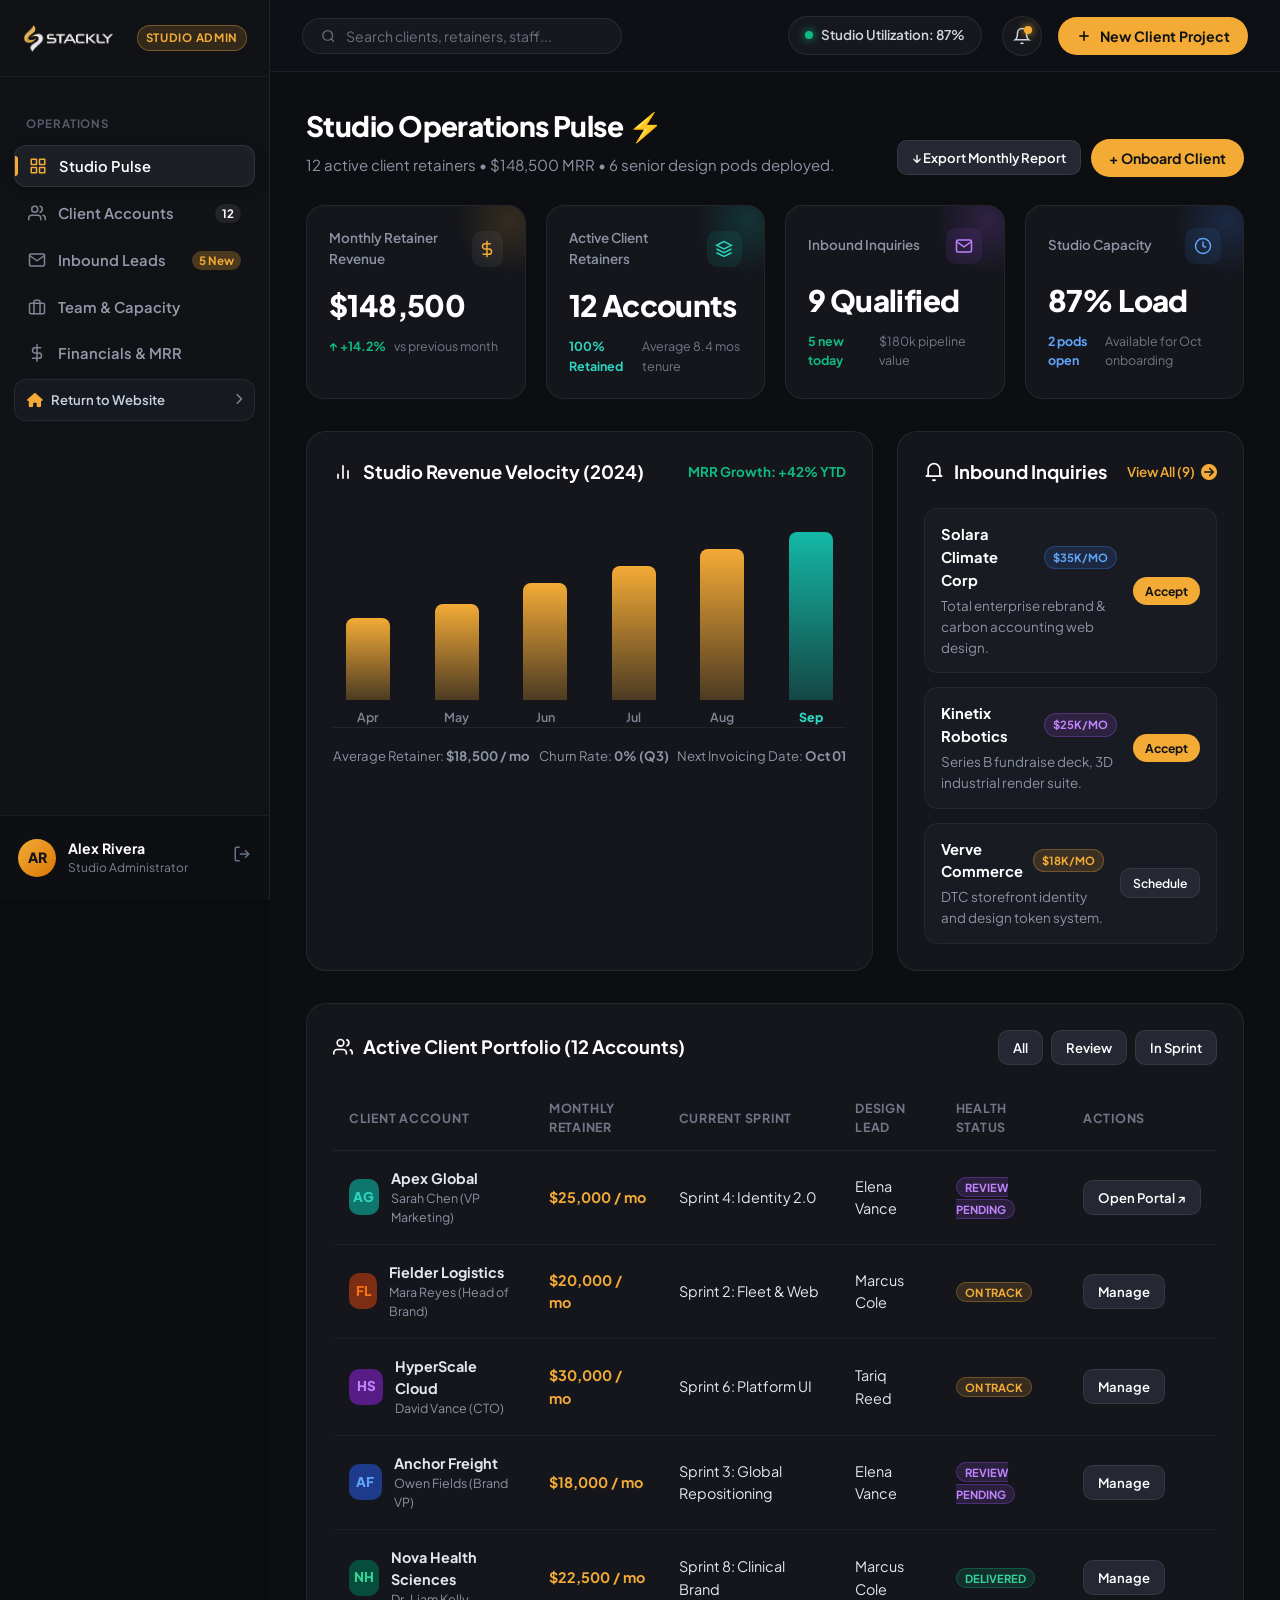
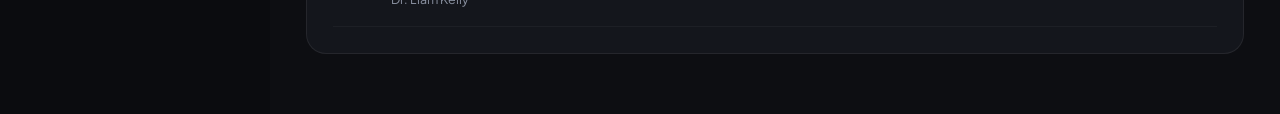
<file: admin-dashboard.html>
<!DOCTYPE html>
<html lang="en">
<head>
  <meta charset="UTF-8">
  <meta name="viewport" content="width=device-width, initial-scale=1.0">
  <title>Studio Admin — Stackly Brand &amp; Creative Studio</title>
  <meta name="description" content="Studio Operations, Client Pipeline, Team Roster and Revenue Analytics for Stackly.">
  <meta name="theme-color" content="#111215">
  <link rel="preconnect" href="https://fonts.googleapis.com">
  <link rel="preconnect" href="https://fonts.gstatic.com" crossorigin>
  <link href="https://fonts.googleapis.com/css2?family=Plus+Jakarta+Sans:wght@400;500;600;700;800&display=swap" rel="stylesheet">
  <link rel="stylesheet" href="https://cdnjs.cloudflare.com/ajax/libs/font-awesome/6.5.1/css/all.min.css">
  <link rel="stylesheet" href="style.css">
  <link rel="stylesheet" href="dashboard.css">
</head>
<body class="dash-body">

  <div class="dash-layout">

    <!-- SIDEBAR -->
    <aside class="dash-sidebar" id="dashSidebar">
      <div class="dash-sidebar-header">
        <a href="index.html" class="dash-logo-wrap" aria-label="Stackly Home">
          <img src="images/logo.webp" alt="Stackly Logo" class="dash-logo-img">
        </a>
        <div style="display: flex; align-items: center; gap: 8px;">
          <span class="dash-badge">Studio Admin</span>
          <button type="button" class="dash-sidebar-close" id="dashSidebarClose" aria-label="Close menu">✕</button>
        </div>
      </div>

      <nav class="dash-sidebar-nav">
        <div class="dash-nav-section-title">Operations</div>
        <button type="button" class="dash-nav-item active" data-tab="overview">
          <svg width="18" height="18" viewBox="0 0 24 24" fill="none" stroke="currentColor" stroke-linecap="round" stroke-linejoin="round"><rect x="3" y="3" width="7" height="7"></rect><rect x="14" y="3" width="7" height="7"></rect><rect x="14" y="14" width="7" height="7"></rect><rect x="3" y="14" width="7" height="7"></rect></svg>
          <span>Studio Pulse</span>
        </button>

        <button type="button" class="dash-nav-item" data-tab="clients">
          <svg width="18" height="18" viewBox="0 0 24 24" fill="none" stroke="currentColor" stroke-linecap="round" stroke-linejoin="round"><path d="M17 21v-2a4 4 0 0 0-4-4H5a4 4 0 0 0-4 4v2"></path><circle cx="9" cy="7" r="4"></circle><path d="M23 21v-2a4 4 0 0 0-3-3.87"></path><path d="M16 3.13a4 4 0 0 1 0 7.75"></path></svg>
          <span>Client Accounts</span>
          <span class="dash-nav-count">12</span>
        </button>

        <button type="button" class="dash-nav-item" data-tab="inquiries">
          <svg width="18" height="18" viewBox="0 0 24 24" fill="none" stroke="currentColor" stroke-linecap="round" stroke-linejoin="round"><path d="M4 4h16c1.1 0 2 .9 2 2v12c0 1.1-.9 2-2 2H4c-1.1 0-2-.9-2-2V6c0-1.1.9-2 2-2z"></path><polyline points="22,6 12,13 2,6"></polyline></svg>
          <span>Inbound Leads</span>
          <span class="dash-nav-count" style="background: rgba(244,171,54,0.25); color: #f4ab36;">5 New</span>
        </button>

        <button type="button" class="dash-nav-item" data-tab="team">
          <svg width="18" height="18" viewBox="0 0 24 24" fill="none" stroke="currentColor" stroke-linecap="round" stroke-linejoin="round"><rect x="2" y="7" width="20" height="14" rx="2" ry="2"></rect><path d="M16 21V5a2 2 0 0 0-2-2h-4a2 2 0 0 0-2 2v16"></path></svg>
          <span>Team &amp; Capacity</span>
        </button>

        <button type="button" class="dash-nav-item" data-tab="financials">
          <svg width="18" height="18" viewBox="0 0 24 24" fill="none" stroke="currentColor" stroke-linecap="round" stroke-linejoin="round"><line x1="12" y1="1" x2="12" y2="23"></line><path d="M17 5H9.5a3.5 3.5 0 0 0 0 7h5a3.5 3.5 0 0 1 0 7H6"></path></svg>
          <span>Financials &amp; MRR</span>
        </button>

        <a href="index.html" class="dash-role-switch" title="Back to main website">
          <span><i class="fa-solid fa-house"></i> Return to Website</span>
          <i class="fa-solid fa-chevron-right"></i>
        </a>
      </nav>

      <div class="dash-sidebar-footer">
        <div class="dash-user-card">
          <div class="dash-user-avatar" id="adminAvatarInitials">AR</div>
          <div class="dash-user-meta">
            <div class="dash-user-name" id="adminSidebarName">Alex Rivera</div>
            <div class="dash-user-role">Studio Administrator</div>
          </div>
          <a href="login.html" title="Log out" style="color: #64748b; margin-left: auto;">
            <svg width="18" height="18" viewBox="0 0 24 24" fill="none" stroke="currentColor" stroke-width="2"><path d="M9 21H5a2 2 0 0 1-2-2V5a2 2 0 0 1 2-2h4"></path><polyline points="16 17 21 12 16 7"></polyline><line x1="21" y1="12" x2="9" y2="12"></line></svg>
          </a>
        </div>
      </div>
    </aside>

    <!-- MOBILE DRAWER BACKDROP -->
    <div class="dash-sidebar-backdrop" id="dashSidebarBackdrop"></div>

    <!-- MAIN CONTENT -->
    <main class="dash-main">

      <!-- TOP NAV BAR -->
      <header class="dash-topbar">
        <div class="dash-topbar-left">
          <button type="button" class="dash-mobile-toggle" id="dashMobileToggle" aria-label="Toggle Navigation">
            <svg width="24" height="24" viewBox="0 0 24 24" fill="none" stroke="currentColor" stroke-width="2"><line x1="3" y1="12" x2="21" y2="12"></line><line x1="3" y1="6" x2="21" y2="6"></line><line x1="3" y1="18" x2="21" y2="18"></line></svg>
          </button>
          <div class="dash-search-box">
            <svg width="16" height="16" viewBox="0 0 24 24" fill="none" stroke="currentColor" stroke-width="2"><circle cx="11" cy="11" r="8"></circle><line x1="21" y1="21" x2="16.65" y2="16.65"></line></svg>
            <input type="text" id="adminDashSearch" placeholder="Search clients, retainers, staff...">
          </div>
        </div>

        <div class="dash-topbar-right">
          <div class="dash-status-pill" style="margin-right: 4px;">
            <span class="dash-status-indicator"></span>
            <span>Studio Utilization: 87%</span>
          </div>

          <button type="button" class="dash-topbar-btn" id="adminNotifBtn" aria-label="Notifications" onclick="window.location.href='404.html'">
            <svg width="18" height="18" viewBox="0 0 24 24" fill="none" stroke="currentColor" stroke-width="2"><path d="M18 8A6 6 0 0 0 6 8c0 7-3 9-3 9h18s-3-2-3-9"></path><path d="M13.73 21a2 2 0 0 1-3.46 0"></path></svg>
            <span class="dash-notif-dot"></span>
          </button>

          <button type="button" class="dash-cta-btn" id="newProjectBtn" onclick="window.location.href='404.html'">
            <svg width="16" height="16" viewBox="0 0 24 24" fill="none" stroke="currentColor" stroke-width="2.5"><line x1="12" y1="5" x2="12" y2="19"></line><line x1="5" y1="12" x2="19" y2="12"></line></svg>
            <span>New Client Project</span>
          </button>
        </div>
      </header>

      <!-- VIEW TAB 1: OVERVIEW / STUDIO PULSE -->
      <section class="dash-content" id="tab-overview">

        <!-- Welcome Banner -->
        <div class="dash-header-block">
          <div>
            <h1 class="dash-greeting-title">Studio Operations Pulse ⚡</h1>
            <p class="dash-greeting-sub">12 active client retainers • $148,500 MRR • 6 senior design pods deployed.</p>
          </div>
          <div class="dash-header-actions">
            <button type="button" class="dash-project-action-btn" onclick="window.location.href='404.html'">
              ↓ Export Monthly Report
            </button>
            <button type="button" class="dash-cta-btn" onclick="window.location.href='404.html'">
              + Onboard Client
            </button>
          </div>
        </div>

        <!-- 4 KPI Cards -->
        <div class="dash-stats-grid">
          <div class="dash-stat-card">
            <div class="dash-stat-glow"></div>
            <div class="dash-stat-top">
              <span class="dash-stat-label">Monthly Retainer Revenue</span>
              <div class="dash-stat-icon-wrap">
                <svg width="18" height="18" viewBox="0 0 24 24" fill="none" stroke="currentColor" stroke-width="2"><line x1="12" y1="1" x2="12" y2="23"></line><path d="M17 5H9.5a3.5 3.5 0 0 0 0 7h5a3.5 3.5 0 0 1 0 7H6"></path></svg>
              </div>
            </div>
            <div class="dash-stat-value">$148,500</div>
            <div class="dash-stat-foot">
              <span class="dash-trend-up">↑ +14.2%</span>
              <span>vs previous month</span>
            </div>
          </div>

          <div class="dash-stat-card">
            <div class="dash-stat-glow dash-stat-glow-teal"></div>
            <div class="dash-stat-top">
              <span class="dash-stat-label">Active Client Retainers</span>
              <div class="dash-stat-icon-wrap dash-stat-icon-teal">
                <svg width="18" height="18" viewBox="0 0 24 24" fill="none" stroke="currentColor" stroke-width="2"><polygon points="12 2 2 7 12 12 22 7 12 2"></polygon><polyline points="2 17 12 22 22 17"></polyline><polyline points="2 12 12 17 22 12"></polyline></svg>
              </div>
            </div>
            <div class="dash-stat-value">12 Accounts</div>
            <div class="dash-stat-foot">
              <span style="color:#2dd4bf; font-weight:700;">100% Retained</span>
              <span>Average 8.4 mos tenure</span>
            </div>
          </div>

          <div class="dash-stat-card">
            <div class="dash-stat-glow dash-stat-glow-purple"></div>
            <div class="dash-stat-top">
              <span class="dash-stat-label">Inbound Inquiries</span>
              <div class="dash-stat-icon-wrap dash-stat-icon-purple">
                <svg width="18" height="18" viewBox="0 0 24 24" fill="none" stroke="currentColor" stroke-width="2"><path d="M4 4h16c1.1 0 2 .9 2 2v12c0 1.1-.9 2-2 2H4c-1.1 0-2-.9-2-2V6c0-1.1.9-2 2-2z"></path><polyline points="22,6 12,13 2,6"></polyline></svg>
              </div>
            </div>
            <div class="dash-stat-value">9 Qualified</div>
            <div class="dash-stat-foot">
              <span class="dash-trend-up">5 new today</span>
              <span>$180k pipeline value</span>
            </div>
          </div>

          <div class="dash-stat-card">
            <div class="dash-stat-glow dash-stat-glow-blue"></div>
            <div class="dash-stat-top">
              <span class="dash-stat-label">Studio Capacity</span>
              <div class="dash-stat-icon-wrap dash-stat-icon-blue">
                <svg width="18" height="18" viewBox="0 0 24 24" fill="none" stroke="currentColor" stroke-width="2"><circle cx="12" cy="12" r="10"></circle><polyline points="12 6 12 12 16 14"></polyline></svg>
              </div>
            </div>
            <div class="dash-stat-value">87% Load</div>
            <div class="dash-stat-foot">
              <span style="color:#60a5fa; font-weight:700;">2 pods open</span>
              <span>Available for Oct onboarding</span>
            </div>
          </div>
        </div>

        <!-- 2 Column Section: Revenue Chart + Urgent Inbound Leads -->
        <div class="dash-grid-2col">

          <!-- Left: Revenue History & Studio Growth -->
          <div class="dash-card">
            <div class="dash-card-header">
              <h2 class="dash-card-title">
                <svg width="20" height="20" viewBox="0 0 24 24" fill="none" stroke="currentColor" stroke-width="2"><line x1="18" y1="20" x2="18" y2="10"></line><line x1="12" y1="20" x2="12" y2="4"></line><line x1="6" y1="20" x2="6" y2="14"></line></svg>
                Studio Revenue Velocity (2024)
              </h2>
              <span style="color:#10b981; font-weight:700; font-size:0.84rem;">MRR Growth: +42% YTD</span>
            </div>

            <div class="dash-chart-container">
              <div class="dash-chart-col">
                <div class="dash-chart-bar-wrap">
                  <div class="dash-chart-bar" style="height: 48%;" title="Apr: $72,000"></div>
                </div>
                <span class="dash-chart-month">Apr</span>
              </div>
              <div class="dash-chart-col">
                <div class="dash-chart-bar-wrap">
                  <div class="dash-chart-bar" style="height: 56%;" title="May: $84,000"></div>
                </div>
                <span class="dash-chart-month">May</span>
              </div>
              <div class="dash-chart-col">
                <div class="dash-chart-bar-wrap">
                  <div class="dash-chart-bar" style="height: 68%;" title="Jun: $102,000"></div>
                </div>
                <span class="dash-chart-month">Jun</span>
              </div>
              <div class="dash-chart-col">
                <div class="dash-chart-bar-wrap">
                  <div class="dash-chart-bar" style="height: 78%;" title="Jul: $118,000"></div>
                </div>
                <span class="dash-chart-month">Jul</span>
              </div>
              <div class="dash-chart-col">
                <div class="dash-chart-bar-wrap">
                  <div class="dash-chart-bar" style="height: 88%;" title="Aug: $132,000"></div>
                </div>
                <span class="dash-chart-month">Aug</span>
              </div>
              <div class="dash-chart-col">
                <div class="dash-chart-bar-wrap">
                  <div class="dash-chart-bar current" style="height: 98%;" title="Sep: $148,500"></div>
                </div>
                <span class="dash-chart-month" style="color:#2dd4bf; font-weight:800;">Sep</span>
              </div>
            </div>

            <div style="display:flex; justify-content:space-between; font-size:0.82rem; color:#8c93a3; padding-top:4px;">
              <span>Average Retainer: <strong>$18,500 / mo</strong></span>
              <span>Churn Rate: <strong>0% (Q3)</strong></span>
              <span>Next Invoicing Date: <strong>Oct 01</strong></span>
            </div>
          </div>

          <!-- Right: Recent Inbound Inquiries -->
          <div class="dash-card">
            <div class="dash-card-header">
              <h2 class="dash-card-title">
                <svg width="20" height="20" viewBox="0 0 24 24" fill="none" stroke="currentColor" stroke-width="2"><path d="M22 17H2a3 3 0 0 0 3-3V9a7 7 0 0 1 14 0v5a3 3 0 0 0 3 3zm-8.27 4a2 2 0 0 1-3.46 0"></path></svg>
                Inbound Inquiries
              </h2>
              <a href="#" class="dash-card-action" onclick="switchTab('inquiries'); return false;">View All (9) <i class="fa-solid fa-circle-arrow-right"></i></a>
            </div>

            <div class="dash-project-list">
              <div class="dash-project-item" style="padding: 14px 16px;">
                <div class="dash-project-info">
                  <div class="dash-project-name" style="font-size: 0.92rem;">
                    Solara Climate Corp
                    <span class="dash-badge-status badge-kickoff">$35k/mo</span>
                  </div>
                  <div class="dash-project-desc" style="margin-bottom:0;">Total enterprise rebrand &amp; carbon accounting web design.</div>
                </div>
                <button type="button" class="dash-cta-btn" style="padding: 6px 12px; font-size: 0.76rem;" onclick="window.location.href='404.html'">
                  Accept
                </button>
              </div>

              <div class="dash-project-item" style="padding: 14px 16px;">
                <div class="dash-project-info">
                  <div class="dash-project-name" style="font-size: 0.92rem;">
                    Kinetix Robotics
                    <span class="dash-badge-status badge-review">$25k/mo</span>
                  </div>
                  <div class="dash-project-desc" style="margin-bottom:0;">Series B fundraise deck, 3D industrial render suite.</div>
                </div>
                <button type="button" class="dash-cta-btn" style="padding: 6px 12px; font-size: 0.76rem;" onclick="window.location.href='404.html'">
                  Accept
                </button>
              </div>

              <div class="dash-project-item" style="padding: 14px 16px;">
                <div class="dash-project-info">
                  <div class="dash-project-name" style="font-size: 0.92rem;">
                    Verve Commerce
                    <span class="dash-badge-status badge-in-progress">$18k/mo</span>
                  </div>
                  <div class="dash-project-desc" style="margin-bottom:0;">DTC storefront identity and design token system.</div>
                </div>
                <button type="button" class="dash-project-action-btn" style="padding: 6px 12px; font-size: 0.76rem;" onclick="window.location.href='404.html'">
                  Schedule
                </button>
              </div>
            </div>
          </div>

        </div>

        <!-- Full Table: Active Retainer Accounts -->
        <div class="dash-card">
          <div class="dash-card-header">
            <h2 class="dash-card-title">
              <svg width="20" height="20" viewBox="0 0 24 24" fill="none" stroke="currentColor" stroke-width="2"><path d="M16 21v-2a4 4 0 0 0-4-4H5a4 4 0 0 0-4 4v2"></path><circle cx="9" cy="7" r="4"></circle><path d="M23 21v-2a4 4 0 0 0-3-3.87"></path><path d="M16 3.13a4 4 0 0 1 0 7.75"></path></svg>
              Active Client Portfolio (12 Accounts)
            </h2>
            <div class="dash-filter-group">
              <button type="button" class="dash-project-action-btn" onclick="window.location.href='404.html'">All</button>
              <button type="button" class="dash-project-action-btn" onclick="window.location.href='404.html'">Review</button>
              <button type="button" class="dash-project-action-btn" onclick="window.location.href='404.html'">In Sprint</button>
            </div>
          </div>

          <div class="dash-table-wrap">
            <table class="dash-table" id="accountsTable">
              <thead>
                <tr>
                  <th>Client Account</th>
                  <th>Monthly Retainer</th>
                  <th>Current Sprint</th>
                  <th>Design Lead</th>
                  <th>Health Status</th>
                  <th>Actions</th>
                </tr>
              </thead>
              <tbody>
                <tr data-status="review">
                  <td>
                    <div class="dash-client-cell">
                      <div class="dash-client-avatar" style="background:#0f766e; color:#2dd4bf;">AG</div>
                      <div>
                        <div style="font-weight:700;">Apex Global</div>
                        <div style="font-size:0.78rem; color:#8c93a3;">Sarah Chen (VP Marketing)</div>
                      </div>
                    </div>
                  </td>
                  <td style="font-weight:700; color:#f4ab36;">$25,000 / mo</td>
                  <td>Sprint 4: Identity 2.0</td>
                  <td>Elena Vance</td>
                  <td><span class="dash-badge-status badge-review">Review Pending</span></td>
                  <td>
                    <a href="404.html" class="dash-project-action-btn" style="text-decoration:none;" title="View client portal">
                      Open Portal ↗
                    </a>
                  </td>
                </tr>

                <tr data-status="progress">
                  <td>
                    <div class="dash-client-cell">
                      <div class="dash-client-avatar" style="background:#7c2d12; color:#f97316;">FL</div>
                      <div>
                        <div style="font-weight:700;">Fielder Logistics</div>
                        <div style="font-size:0.78rem; color:#8c93a3;">Mara Reyes (Head of Brand)</div>
                      </div>
                    </div>
                  </td>
                  <td style="font-weight:700; color:#f4ab36;">$20,000 / mo</td>
                  <td>Sprint 2: Fleet &amp; Web</td>
                  <td>Marcus Cole</td>
                  <td><span class="dash-badge-status badge-in-progress">On Track</span></td>
                  <td>
                    <button type="button" class="dash-project-action-btn" onclick="window.location.href='404.html'">Manage</button>
                  </td>
                </tr>

                <tr data-status="progress">
                  <td>
                    <div class="dash-client-cell">
                      <div class="dash-client-avatar" style="background:#581c87; color:#c084fc;">HS</div>
                      <div>
                        <div style="font-weight:700;">HyperScale Cloud</div>
                        <div style="font-size:0.78rem; color:#8c93a3;">David Vance (CTO)</div>
                      </div>
                    </div>
                  </td>
                  <td style="font-weight:700; color:#f4ab36;">$30,000 / mo</td>
                  <td>Sprint 6: Platform UI</td>
                  <td>Tariq Reed</td>
                  <td><span class="dash-badge-status badge-in-progress">On Track</span></td>
                  <td>
                    <button type="button" class="dash-project-action-btn" onclick="window.location.href='404.html'">Manage</button>
                  </td>
                </tr>

                <tr data-status="review">
                  <td>
                    <div class="dash-client-cell">
                      <div class="dash-client-avatar" style="background:#1e3a8a; color:#60a5fa;">AF</div>
                      <div>
                        <div style="font-weight:700;">Anchor Freight</div>
                        <div style="font-size:0.78rem; color:#8c93a3;">Owen Fields (Brand VP)</div>
                      </div>
                    </div>
                  </td>
                  <td style="font-weight:700; color:#f4ab36;">$18,000 / mo</td>
                  <td>Sprint 3: Global Repositioning</td>
                  <td>Elena Vance</td>
                  <td><span class="dash-badge-status badge-review">Review Pending</span></td>
                  <td>
                    <button type="button" class="dash-project-action-btn" onclick="window.location.href='404.html'">Manage</button>
                  </td>
                </tr>

                <tr data-status="completed">
                  <td>
                    <div class="dash-client-cell">
                      <div class="dash-client-avatar" style="background:#064e3b; color:#34d399;">NH</div>
                      <div>
                        <div style="font-weight:700;">Nova Health Sciences</div>
                        <div style="font-size:0.78rem; color:#8c93a3;">Dr. Liam Kelly</div>
                      </div>
                    </div>
                  </td>
                  <td style="font-weight:700; color:#f4ab36;">$22,500 / mo</td>
                  <td>Sprint 8: Clinical Brand</td>
                  <td>Marcus Cole</td>
                  <td><span class="dash-badge-status badge-completed">Delivered</span></td>
                  <td>
                    <button type="button" class="dash-project-action-btn" onclick="window.location.href='404.html'">Manage</button>
                  </td>
                </tr>
              </tbody>
            </table>
          </div>
        </div>

      </section>

      <!-- VIEW TAB 2: CLIENT ACCOUNTS -->
      <section class="dash-content" id="tab-clients" style="display: none;">
        <div class="dash-header-block">
          <div>
            <h1 class="dash-greeting-title">Client Accounts Portfolio</h1>
            <p class="dash-greeting-sub">12 enterprise partners • 100% renewal rate over the last 3 quarters.</p>
          </div>
          <button type="button" class="dash-cta-btn" onclick="window.location.href='404.html'">
            + Onboard New Account
          </button>
        </div>

        <div class="dash-cards-grid">
          <div class="dash-card">
            <div style="display: flex; justify-content: space-between; align-items: flex-start; margin-bottom: 14px;">
              <div>
                <h3 style="margin:0; font-size:1.15rem; color:#fff;">Apex Global</h3>
                <span style="font-size:0.8rem; color:#8c93a3;">Brand Strategy &amp; Identity</span>
              </div>
              <span class="dash-badge-status badge-review">Sprint 4</span>
            </div>
            <div style="font-size:1.5rem; font-weight:800; color:var(--accent-gold); margin-bottom:12px;">$25,000 / mo</div>
            <p style="color:#94a3b8; font-size:0.86rem; margin-bottom:16px;">Assigned Pod: Elena Vance (Lead), Tariq Reed (3D). Deliverables submitted for review.</p>
            <div style="display:flex; gap:10px;">
              <a href="404.html" class="dash-cta-btn" style="padding:7px 14px; font-size:0.8rem; text-decoration:none;">View Client Hub ↗</a>
              <button type="button" class="dash-project-action-btn" onclick="window.location.href='404.html'">Send Invoice</button>
            </div>
          </div>

          <div class="dash-card">
            <div style="display: flex; justify-content: space-between; align-items: flex-start; margin-bottom: 14px;">
              <div>
                <h3 style="margin:0; font-size:1.15rem; color:#fff;">HyperScale Cloud</h3>
                <span style="font-size:0.8rem; color:#8c93a3;">Digital Platform &amp; WebGL</span>
              </div>
              <span class="dash-badge-status badge-in-progress">Sprint 6</span>
            </div>
            <div style="font-size:1.5rem; font-weight:800; color:var(--accent-gold); margin-bottom:12px;">$30,000 / mo</div>
            <p style="color:#94a3b8; font-size:0.86rem; margin-bottom:16px;">Assigned Pod: Tariq Reed (Lead), Alex Rivera. Interactive WebGL marketing site.</p>
            <div style="display:flex; gap:10px;">
              <button type="button" class="dash-project-action-btn" onclick="window.location.href='404.html'">Open Figma ↗</button>
              <button type="button" class="dash-project-action-btn" onclick="window.location.href='404.html'">Send Invoice</button>
            </div>
          </div>

          <div class="dash-card">
            <div style="display: flex; justify-content: space-between; align-items: flex-start; margin-bottom: 14px;">
              <div>
                <h3 style="margin:0; font-size:1.15rem; color:#fff;">Fielder Logistics</h3>
                <span style="font-size:0.8rem; color:#8c93a3;">Enterprise Rebrand</span>
              </div>
              <span class="dash-badge-status badge-in-progress">Sprint 2</span>
            </div>
            <div style="font-size:1.5rem; font-weight:800; color:var(--accent-gold); margin-bottom:12px;">$20,000 / mo</div>
            <p style="color:#94a3b8; font-size:0.86rem; margin-bottom:16px;">Assigned Pod: Marcus Cole (Lead). Global supply chain visual architecture.</p>
            <div style="display:flex; gap:10px;">
              <button type="button" class="dash-project-action-btn" onclick="window.location.href='404.html'">Open Figma ↗</button>
              <button type="button" class="dash-project-action-btn" onclick="window.location.href='404.html'">Send Invoice</button>
            </div>
          </div>
        </div>

        <!-- Section 1: Retainer Renewals & Contract Pipeline -->
        <div class="dash-card" style="margin-top: 24px;">
          <div class="dash-card-header">
            <div>
              <h2 class="dash-card-title"><i class="fa-solid fa-handshake" style="color: #f4ab36; margin-right: 8px;"></i> Retainer Renewals &amp; Contract Pipeline</h2>
              <p style="color: #7b8292; font-size: 0.85rem; margin: 4px 0 0;">Q4 2024 contract cycles and expected expansion revenue.</p>
            </div>
            <span class="dash-badge-status badge-completed">100% Renewal Rate</span>
          </div>

          <div class="dash-table-wrap">
            <table class="dash-table">
              <thead>
                <tr>
                  <th>Client Account</th>
                  <th>Contract Term</th>
                  <th>Monthly Retainer</th>
                  <th>Renewal Target</th>
                  <th>Expansion Status</th>
                </tr>
              </thead>
              <tbody>
                <tr>
                  <td><strong>Apex Global</strong></td>
                  <td>12 Months (Month 10)</td>
                  <td style="color: #f4ab36; font-weight: 700;">$25,000 / mo</td>
                  <td>Nov 30, 2024</td>
                  <td><span class="dash-badge-status badge-completed">High Intent (+20% Scope)</span></td>
                </tr>
                <tr>
                  <td><strong>HyperScale Cloud</strong></td>
                  <td>6 Months (Month 4)</td>
                  <td style="color: #f4ab36; font-weight: 700;">$30,000 / mo</td>
                  <td>Dec 15, 2024</td>
                  <td><span class="dash-badge-status badge-in-progress">In Discussion</span></td>
                </tr>
                <tr>
                  <td><strong>Fielder Logistics</strong></td>
                  <td>Ongoing Retainer</td>
                  <td style="color: #f4ab36; font-weight: 700;">$20,000 / mo</td>
                  <td>Auto-renews Q1</td>
                  <td><span class="dash-badge-status badge-completed">Stable Active</span></td>
                </tr>
              </tbody>
            </table>
          </div>
        </div>

        <!-- Section 2: Client Communications & Inquiries -->
        <div class="dash-card" style="margin-top: 24px;">
          <div class="dash-card-header">
            <div>
              <h2 class="dash-card-title"><i class="fa-solid fa-headset" style="color: #14b8a6; margin-right: 8px;"></i> Client Inquiries &amp; Priority Tickets</h2>
              <p style="color: #7b8292; font-size: 0.85rem; margin: 4px 0 0;">Active support threads and sprint change requests.</p>
            </div>
            <button type="button" class="dash-project-action-btn" onclick="window.location.href='404.html'">View All Tickets</button>
          </div>

          <div style="display: flex; flex-direction: column; gap: 12px;">
            <div class="dash-milestone-item" style="justify-content: space-between; align-items: center; flex-wrap: wrap; gap: 10px;">
              <div>
                <div style="font-weight: 600; font-size: 0.92rem; color: #fff;">HyperScale Cloud • Request for Additional 3D Shader Staging</div>
                <div style="color: #7b8292; font-size: 0.8rem; margin-top: 2px;">Assigned to Tariq Reed • High Priority • 2 hours ago</div>
              </div>
              <div style="display: flex; gap: 10px;">
                <span class="dash-badge-status badge-in-progress">Open</span>
                <button type="button" class="dash-cta-btn" style="padding: 6px 12px; font-size: 0.78rem;" onclick="window.location.href='404.html'">Respond</button>
              </div>
            </div>

            <div class="dash-milestone-item" style="justify-content: space-between; align-items: center; flex-wrap: wrap; gap: 10px;">
              <div>
                <div style="font-weight: 600; font-size: 0.92rem; color: #fff;">Apex Global • Design Token Export for iOS Dev Team</div>
                <div style="color: #7b8292; font-size: 0.8rem; margin-top: 2px;">Assigned to Elena Vance • Standard Request • Yesterday</div>
              </div>
              <div style="display: flex; gap: 10px;">
                <span class="dash-badge-status badge-completed">Resolved</span>
                <button type="button" class="dash-project-action-btn" onclick="window.location.href='404.html'">View Thread</button>
              </div>
            </div>
          </div>
        </div>
      </section>

      <!-- VIEW TAB 3: INBOUND LEADS -->
      <section class="dash-content" id="tab-inquiries" style="display: none;">
        <div class="dash-header-block">
          <div>
            <h1 class="dash-greeting-title">Inbound Studio Inquiries</h1>
            <p class="dash-greeting-sub">Leads submitted via Stackly Contact &amp; Start a Project forms.</p>
          </div>
          <button type="button" class="dash-project-action-btn" onclick="window.location.href='404.html'">
            Export to HubSpot / CRM
          </button>
        </div>

        <div class="dash-card">
          <div class="dash-table-wrap">
            <table class="dash-table">
              <thead>
                <tr>
                  <th>Company / Contact</th>
                  <th>Project Scope</th>
                  <th>Budget</th>
                  <th>Target Kickoff</th>
                  <th>Actions</th>
                </tr>
              </thead>
              <tbody>
                <tr>
                  <td>
                    <strong>Solara Climate</strong>
                    <div style="font-size:0.8rem; color:#8c93a3;">Julian Thorne (Founder) • julian@solaraclimate.com</div>
                  </td>
                  <td>Complete Rebrand, 3D interactive emissions tracker</td>
                  <td style="color:#f4ab36; font-weight:700;">$35k / mo</td>
                  <td>Oct 15, 2024</td>
                  <td>
                    <button type="button" class="dash-cta-btn" style="padding:6px 12px; font-size:0.78rem;" onclick="window.location.href='404.html'">Accept &amp; Kickoff</button>
                  </td>
                </tr>
                <tr>
                  <td>
                    <strong>Kinetix Robotics</strong>
                    <div style="font-size:0.8rem; color:#8c93a3;">Nadia Chen (VP Growth) • nadia@kinetix.io</div>
                  </td>
                  <td>Series B pitch collateral, hardware 3D renders</td>
                  <td style="color:#f4ab36; font-weight:700;">$25k / mo</td>
                  <td>Immediate</td>
                  <td>
                    <button type="button" class="dash-cta-btn" style="padding:6px 12px; font-size:0.78rem;" onclick="window.location.href='404.html'">Accept &amp; Kickoff</button>
                  </td>
                </tr>
                <tr>
                  <td>
                    <strong>Verve E-Commerce</strong>
                    <div style="font-size:0.8rem; color:#8c93a3;">Paul Miller (CMO) • paul@verve.shop</div>
                  </td>
                  <td>Modern Shopify storefront &amp; dynamic motion ads</td>
                  <td style="color:#f4ab36; font-weight:700;">$18k / mo</td>
                  <td>Nov 01, 2024</td>
                  <td>
                    <button type="button" class="dash-cta-btn" style="padding:6px 12px; font-size:0.78rem;" onclick="window.location.href='404.html'">Accept &amp; Kickoff</button>
                  </td>
                </tr>
              </tbody>
            </table>
          </div>
        </div>

        <!-- Section 1: Lead Conversion Funnel & Pipeline Analytics -->
        <div class="dash-card" style="margin-top: 24px;">
          <div class="dash-card-header">
            <div>
              <h2 class="dash-card-title"><i class="fa-solid fa-filter" style="color: #f4ab36; margin-right: 8px;"></i> Studio Pipeline Funnel &amp; Deal Velocity</h2>
              <p style="color: #7b8292; font-size: 0.85rem; margin: 4px 0 0;">Conversion efficiency from first contact to signed retainer contract.</p>
            </div>
            <span class="dash-badge-status badge-completed">68% Win Rate</span>
          </div>

          <div class="dash-stats-grid" style="grid-template-columns: repeat(auto-fit, minmax(180px, 1fr)); margin-bottom: 20px;">
            <div class="dash-stat-card">
              <div class="dash-stat-label">Total Inquiries (MTD)</div>
              <div class="dash-stat-value" style="color: #fff;">38</div>
              <div class="dash-stat-foot"><span>+14% vs last month</span></div>
            </div>
            <div class="dash-stat-card">
              <div class="dash-stat-label">Pipeline Value</div>
              <div class="dash-stat-value" style="color: #f4ab36;">$145,000</div>
              <div class="dash-stat-foot"><span>High-confidence deals</span></div>
            </div>
            <div class="dash-stat-card">
              <div class="dash-stat-label">Avg Sales Cycle</div>
              <div class="dash-stat-value" style="color: #14b8a6;">12 Days</div>
              <div class="dash-stat-foot"><span>Inquiry to kickoff</span></div>
            </div>
          </div>

          <div style="background: rgba(255,255,255,0.02); border: 1px solid rgba(255,255,255,0.06); border-radius: 14px; padding: 18px 20px;">
            <div style="display: flex; justify-content: space-between; font-size: 0.85rem; font-weight: 700; color: #fff; margin-bottom: 12px;">
              <span>Deal Stage Distribution</span>
              <span style="color: #f4ab36;">$145,000 Pipeline</span>
            </div>
            <div style="display: grid; grid-template-columns: repeat(4, 1fr); gap: 10px; text-align: center;">
              <div style="background: #171920; border-radius: 8px; padding: 10px;">
                <div style="font-size: 1.1rem; font-weight: 800; color: #fff;">18</div>
                <div style="font-size: 0.72rem; color: #8c93a3; margin-top: 2px;">Inbound Discovery</div>
              </div>
              <div style="background: #171920; border-radius: 8px; padding: 10px;">
                <div style="font-size: 1.1rem; font-weight: 800; color: #f4ab36;">9</div>
                <div style="font-size: 0.72rem; color: #8c93a3; margin-top: 2px;">Pitch &amp; Scope Deck</div>
              </div>
              <div style="background: #171920; border-radius: 8px; padding: 10px;">
                <div style="font-size: 1.1rem; font-weight: 800; color: #2dd4bf;">6</div>
                <div style="font-size: 0.72rem; color: #8c93a3; margin-top: 2px;">Contract Review</div>
              </div>
              <div style="background: rgba(20,184,166,0.15); border: 1px solid rgba(20,184,166,0.4); border-radius: 8px; padding: 10px;">
                <div style="font-size: 1.1rem; font-weight: 800; color: #10b981;">5</div>
                <div style="font-size: 0.72rem; color: #10b981; margin-top: 2px;">Closed Won (Sep)</div>
              </div>
            </div>
          </div>
        </div>

        <!-- Section 2: Pitch Deck & Proposal Generator -->
        <div class="dash-card" style="margin-top: 24px;">
          <div class="dash-card-header">
            <div>
              <h2 class="dash-card-title"><i class="fa-solid fa-file-signature" style="color: #2dd4bf; margin-right: 8px;"></i> Custom Proposal Templates &amp; Pitch Assets</h2>
              <p style="color: #7b8292; font-size: 0.85rem; margin: 4px 0 0;">Standard scope packages ready for instant delivery to enterprise prospects.</p>
            </div>
            <button type="button" class="dash-cta-btn" style="font-size: 0.8rem; padding: 7px 14px;" onclick="window.location.href='404.html'">+ Generate Scope Proposal</button>
          </div>

          <div style="display: grid; grid-template-columns: repeat(auto-fit, minmax(260px, 1fr)); gap: 16px;">
            <div style="background: rgba(255,255,255,0.02); border: 1px solid rgba(255,255,255,0.06); border-radius: 14px; padding: 18px;">
              <div style="display: flex; justify-content: space-between; align-items: center; margin-bottom: 8px;">
                <span style="font-weight: 700; color: #fff; font-size: 0.95rem;">Full Brand Identity Package</span>
                <span style="color: #f4ab36; font-weight: 700; font-size: 0.85rem;">$25k / mo</span>
              </div>
              <p style="color: #8c93a3; font-size: 0.82rem; line-height: 1.5; margin-bottom: 14px;">Includes 360 positioning, logo architecture, typography licensing, and 3D brand kit.</p>
              <button type="button" class="dash-project-action-btn" style="width: 100%; text-align: center;" onclick="window.location.href='404.html'">Duplicate Scope Spec ↗</button>
            </div>

            <div style="background: rgba(255,255,255,0.02); border: 1px solid rgba(255,255,255,0.06); border-radius: 14px; padding: 18px;">
              <div style="display: flex; justify-content: space-between; align-items: center; margin-bottom: 8px;">
                <span style="font-weight: 700; color: #fff; font-size: 0.95rem;">WebGL Digital Experience</span>
                <span style="color: #2dd4bf; font-weight: 700; font-size: 0.85rem;">$30k / mo</span>
              </div>
              <p style="color: #8c93a3; font-size: 0.82rem; line-height: 1.5; margin-bottom: 14px;">High-performance interactive 3D web experience with CMS integration and motion graphics.</p>
              <button type="button" class="dash-project-action-btn" style="width: 100%; text-align: center;" onclick="window.location.href='404.html'">Duplicate Scope Spec ↗</button>
            </div>
          </div>
        </div>
      </section>

      <!-- VIEW TAB 4: TEAM & CAPACITY -->
      <section class="dash-content" id="tab-team" style="display: none;">
        <div class="dash-header-block">
          <div>
            <h1 class="dash-greeting-title">Team Roster &amp; Workload</h1>
            <p class="dash-greeting-sub">Studio talent allocation, current sprint load, and availability.</p>
          </div>
          <button type="button" class="dash-cta-btn" onclick="window.location.href='404.html'">
            Auto-Balance Workload
          </button>
        </div>

        <div class="dash-cards-grid">
          <div class="dash-card">
            <div style="display:flex; gap:14px; align-items:center; margin-bottom:14px;">
              <div class="dash-member-avatar" style="background:linear-gradient(135deg,#f4ab36,#ea580c);">EV</div>
              <div>
                <h3 style="margin:0; font-size:1.05rem; color:#fff;">Elena Vance</h3>
                <span style="font-size:0.8rem; color:#f4ab36;">Design Director</span>
              </div>
            </div>
            <div style="margin-bottom:12px; font-size:0.85rem; color:#94a3b8;">
              Active Accounts: <strong>Apex Global, Anchor Freight</strong>
            </div>
            <div class="dash-progress-top"><span>Capacity</span><span>90%</span></div>
            <div class="dash-progress-bar"><div class="dash-progress-fill" style="width: 90%;"></div></div>
          </div>

          <div class="dash-card">
            <div style="display:flex; gap:14px; align-items:center; margin-bottom:14px;">
              <div class="dash-member-avatar" style="background:linear-gradient(135deg,#14b8a6,#0f766e);">MC</div>
              <div>
                <h3 style="margin:0; font-size:1.05rem; color:#fff;">Marcus Cole</h3>
                <span style="font-size:0.8rem; color:#2dd4bf;">Senior Brand Strategist</span>
              </div>
            </div>
            <div style="margin-bottom:12px; font-size:0.85rem; color:#94a3b8;">
              Active Accounts: <strong>Fielder Logistics, Nova Health</strong>
            </div>
            <div class="dash-progress-top"><span>Capacity</span><span>75%</span></div>
            <div class="dash-progress-bar"><div class="dash-progress-fill dash-progress-fill-teal" style="width: 75%;"></div></div>
          </div>

          <div class="dash-card">
            <div style="display:flex; gap:14px; align-items:center; margin-bottom:14px;">
              <div class="dash-member-avatar" style="background:linear-gradient(135deg,#8b5cf6,#6d28d9);">TR</div>
              <div>
                <h3 style="margin:0; font-size:1.05rem; color:#fff;">Tariq Reed</h3>
                <span style="font-size:0.8rem; color:#c084fc;">3D &amp; Motion Lead</span>
              </div>
            </div>
            <div style="margin-bottom:12px; font-size:0.85rem; color:#94a3b8;">
              Active Accounts: <strong>HyperScale Cloud</strong>
            </div>
            <div class="dash-progress-top"><span>Capacity</span><span>65% (Available)</span></div>
            <div class="dash-progress-bar"><div class="dash-progress-fill" style="width: 65%; background:#8b5cf6;"></div></div>
          </div>
        </div>

        <!-- Section 1: Studio Skill Coverage & Bandwidth Matrix -->
        <div class="dash-card" style="margin-top: 24px;">
          <div class="dash-card-header">
            <div>
              <h2 class="dash-card-title"><i class="fa-solid fa-layer-group" style="color: #14b8a6; margin-right: 8px;"></i> Studio Skill &amp; Discipline Bandwidth</h2>
              <p style="color: #7b8292; font-size: 0.85rem; margin: 4px 0 0;">Current utilization breakdown by core creative practice area.</p>
            </div>
            <span class="dash-badge-status badge-in-progress">Studio at 78% Load</span>
          </div>

          <div style="display: grid; grid-template-columns: repeat(auto-fit, minmax(220px, 1fr)); gap: 16px;">
            <div style="background: rgba(255,255,255,0.02); border: 1px solid rgba(255,255,255,0.06); border-radius: 12px; padding: 16px;">
              <div style="display: flex; justify-content: space-between; font-size: 0.82rem; margin-bottom: 8px;">
                <span style="color: #94a3b8;">Brand Identity &amp; Strategy</span>
                <span style="color: #f4ab36; font-weight: 700;">88% (Near Cap)</span>
              </div>
              <div class="dash-progress-bar"><div class="dash-progress-fill" style="width: 88%;"></div></div>
            </div>

            <div style="background: rgba(255,255,255,0.02); border: 1px solid rgba(255,255,255,0.06); border-radius: 12px; padding: 16px;">
              <div style="display: flex; justify-content: space-between; font-size: 0.82rem; margin-bottom: 8px;">
                <span style="color: #94a3b8;">UI/UX &amp; Design Systems</span>
                <span style="color: #2dd4bf; font-weight: 700;">72% (Healthy)</span>
              </div>
              <div class="dash-progress-bar"><div class="dash-progress-fill dash-progress-fill-teal" style="width: 72%;"></div></div>
            </div>

            <div style="background: rgba(255,255,255,0.02); border: 1px solid rgba(255,255,255,0.06); border-radius: 12px; padding: 16px;">
              <div style="display: flex; justify-content: space-between; font-size: 0.82rem; margin-bottom: 8px;">
                <span style="color: #94a3b8;">3D WebGL &amp; Motion Design</span>
                <span style="color: #c084fc; font-weight: 700;">65% (Available)</span>
              </div>
              <div class="dash-progress-bar"><div class="dash-progress-fill" style="width: 65%; background: #8b5cf6;"></div></div>
            </div>
          </div>
        </div>

        <!-- Section 2: Freelancer Talent Bench & Extended Network -->
        <div class="dash-card" style="margin-top: 24px;">
          <div class="dash-card-header">
            <div>
              <h2 class="dash-card-title"><i class="fa-solid fa-user-plus" style="color: #f4ab36; margin-right: 8px;"></i> Vetted Contractor Bench &amp; Surge Talent</h2>
              <p style="color: #7b8292; font-size: 0.85rem; margin: 4px 0 0;">Pre-approved senior specialists for immediate sprint scaling.</p>
            </div>
            <button type="button" class="dash-cta-btn" style="font-size: 0.8rem; padding: 7px 14px;" onclick="window.location.href='404.html'">+ Add Vetted Specialist</button>
          </div>

          <div style="display: flex; flex-direction: column; gap: 12px;">
            <div class="dash-milestone-item" style="justify-content: space-between; align-items: center; flex-wrap: wrap; gap: 12px;">
              <div style="display: flex; gap: 14px; align-items: center;">
                <div class="dash-member-avatar" style="width: 42px; height: 42px; font-size: 0.95rem; background: #27272a;">SK</div>
                <div>
                  <div style="font-weight: 600; font-size: 0.92rem; color: #fff;">Soren Kristensen</div>
                  <div style="color: #8c93a3; font-size: 0.8rem;">Senior Webflow / Three.js Engineer • $140/hr</div>
                </div>
              </div>
              <div style="display: flex; gap: 8px; align-items: center;">
                <span class="dash-badge-status badge-completed">Available Immediately</span>
                <button type="button" class="dash-project-action-btn" onclick="window.location.href='404.html'">Assign to Sprint</button>
              </div>
            </div>

            <div class="dash-milestone-item" style="justify-content: space-between; align-items: center; flex-wrap: wrap; gap: 12px;">
              <div style="display: flex; gap: 14px; align-items: center;">
                <div class="dash-member-avatar" style="width: 42px; height: 42px; font-size: 0.95rem; background: #27272a;">AD</div>
                <div>
                  <div style="font-weight: 600; font-size: 0.92rem; color: #fff;">Amara Diallo</div>
                  <div style="color: #8c93a3; font-size: 0.8rem;">Verbal Identity &amp; Executive Copywriter • $125/hr</div>
                </div>
              </div>
              <div style="display: flex; gap: 8px; align-items: center;">
                <span class="dash-badge-status badge-in-progress">Available Oct 05</span>
                <button type="button" class="dash-project-action-btn" onclick="window.location.href='404.html'">Assign to Sprint</button>
              </div>
            </div>
          </div>
        </div>
      </section>

      <!-- VIEW TAB 5: FINANCIALS -->
      <section class="dash-content" id="tab-financials" style="display: none;">
        <div class="dash-header-block">
          <div>
            <h1 class="dash-greeting-title">Financials &amp; Studio MRR</h1>
            <p class="dash-greeting-sub">Recurring client billings, retainer health, and payment receivables.</p>
          </div>
          <button type="button" class="dash-project-action-btn" onclick="window.location.href='404.html'">
            Sync Accounting ↗
          </button>
        </div>

        <div class="dash-card" style="margin-bottom: 24px;">
          <h2 class="dash-card-title" style="margin-bottom: 16px;">September 2024 Retainer Invoices</h2>
          <div class="dash-table-wrap">
            <table class="dash-table">
              <thead>
                <tr>
                  <th>Client Account</th>
                  <th>Invoice Number</th>
                  <th>Amount</th>
                  <th>Due Date</th>
                  <th>Status</th>
                </tr>
              </thead>
              <tbody>
                <tr>
                  <td><strong>Apex Global</strong></td>
                  <td>#STK-2024-09</td>
                  <td style="font-weight:700;">$25,000.00</td>
                  <td>Sep 01, 2024</td>
                  <td><span class="dash-badge-status badge-completed">Paid</span></td>
                </tr>
                <tr>
                  <td><strong>HyperScale Cloud</strong></td>
                  <td>#STK-2024-09B</td>
                  <td style="font-weight:700;">$30,000.00</td>
                  <td>Sep 01, 2024</td>
                  <td><span class="dash-badge-status badge-completed">Paid</span></td>
                </tr>
                <tr>
                  <td><strong>Fielder Logistics</strong></td>
                  <td>#STK-2024-09C</td>
                  <td style="font-weight:700;">$20,000.00</td>
                  <td>Sep 01, 2024</td>
                  <td><span class="dash-badge-status badge-completed">Paid</span></td>
                </tr>
                <tr>
                  <td><strong>Nova Health Sciences</strong></td>
                  <td>#STK-2024-09D</td>
                  <td style="font-weight:700;">$22,500.00</td>
                  <td>Sep 01, 2024</td>
                  <td><span class="dash-badge-status badge-completed">Paid</span></td>
                </tr>
              </tbody>
            </table>
          </div>
        </div>

        <!-- Section 1: MRR Growth & Quarterly Revenue Targets -->
        <div class="dash-card" style="margin-top: 24px;">
          <div class="dash-card-header">
            <div>
              <h2 class="dash-card-title"><i class="fa-solid fa-chart-simple" style="color: #f4ab36; margin-right: 8px;"></i> Studio MRR Growth &amp; Annual Run Rate</h2>
              <p style="color: #7b8292; font-size: 0.85rem; margin: 4px 0 0;">Current financial trajectory across dedicated agency retainers.</p>
            </div>
            <span class="dash-badge-status badge-completed">+24% YoY Growth</span>
          </div>

          <div class="dash-stats-grid" style="grid-template-columns: repeat(auto-fit, minmax(180px, 1fr)); margin-bottom: 20px;">
            <div class="dash-stat-card">
              <div class="dash-stat-label">Monthly Recurring (MRR)</div>
              <div class="dash-stat-value" style="color: #f4ab36;">$248,500</div>
              <div class="dash-stat-foot"><span>12 Active Retainers</span></div>
            </div>
            <div class="dash-stat-card">
              <div class="dash-stat-label">Annual Run Rate (ARR)</div>
              <div class="dash-stat-value" style="color: #fff;">$2.98M</div>
              <div class="dash-stat-foot"><span>Target: $3.2M by Q4</span></div>
            </div>
            <div class="dash-stat-card">
              <div class="dash-stat-label">Gross Profit Margin</div>
              <div class="dash-stat-value" style="color: #10b981;">74.2%</div>
              <div class="dash-stat-foot"><span>+3.1% vs Q2</span></div>
            </div>
            <div class="dash-stat-card">
              <div class="dash-stat-label">Average Retainer Size</div>
              <div class="dash-stat-value" style="color: #2dd4bf;">$20,700</div>
              <div class="dash-stat-foot"><span>Industry top tier</span></div>
            </div>
          </div>
        </div>

        <!-- Section 2: Operating Expenses & Studio Overhead -->
        <div class="dash-card" style="margin-top: 24px;">
          <div class="dash-card-header">
            <div>
              <h2 class="dash-card-title"><i class="fa-solid fa-receipt" style="color: #14b8a6; margin-right: 8px;"></i> Studio Operating Overhead &amp; Expense Breakdown</h2>
              <p style="color: #7b8292; font-size: 0.85rem; margin: 4px 0 0;">Monthly cost distribution supporting creative pods and digital infrastructure.</p>
            </div>
            <button type="button" class="dash-project-action-btn" onclick="window.location.href='404.html'">Export P&amp;L Report</button>
          </div>

          <div style="display: grid; grid-template-columns: repeat(auto-fit, minmax(220px, 1fr)); gap: 16px;">
            <div style="background: rgba(255,255,255,0.02); border: 1px solid rgba(255,255,255,0.06); border-radius: 12px; padding: 16px;">
              <div style="display: flex; justify-content: space-between; font-size: 0.82rem; margin-bottom: 8px;">
                <span style="color: #94a3b8;">Talent Payroll &amp; Pods</span>
                <span style="color: #fff; font-weight: 700;">$124,000 / mo</span>
              </div>
              <div class="dash-progress-bar"><div class="dash-progress-fill" style="width: 50%;"></div></div>
            </div>

            <div style="background: rgba(255,255,255,0.02); border: 1px solid rgba(255,255,255,0.06); border-radius: 12px; padding: 16px;">
              <div style="display: flex; justify-content: space-between; font-size: 0.82rem; margin-bottom: 8px;">
                <span style="color: #94a3b8;">Software, GPU &amp; Cloud Tools</span>
                <span style="color: #fff; font-weight: 700;">$18,400 / mo</span>
              </div>
              <div class="dash-progress-bar"><div class="dash-progress-fill dash-progress-fill-teal" style="width: 25%;"></div></div>
            </div>

            <div style="background: rgba(255,255,255,0.02); border: 1px solid rgba(255,255,255,0.06); border-radius: 12px; padding: 16px;">
              <div style="display: flex; justify-content: space-between; font-size: 0.82rem; margin-bottom: 8px;">
                <span style="color: #94a3b8;">Studio Space &amp; Facilities</span>
                <span style="color: #fff; font-weight: 700;">$22,500 / mo</span>
              </div>
              <div class="dash-progress-bar"><div class="dash-progress-fill" style="width: 32%; background: #8b5cf6;"></div></div>
            </div>
          </div>
        </div>
      </section>

    </main>

  </div>

  <!-- NEW PROJECT MODAL -->
  <div class="dash-modal-backdrop" id="projectModal">
    <div class="dash-modal">
      <div class="dash-modal-header">
        <h3 class="dash-modal-title">Onboard New Client Project</h3>
        <button type="button" class="dash-modal-close" onclick="window.location.href='404.html'">✕</button>
      </div>
      <div class="dash-modal-body">
        <div class="dash-form-group">
          <label class="dash-form-label">Client / Company Name</label>
          <input type="text" id="newClientName" class="dash-form-input" placeholder="e.g. Apex Global or Solara Climate">
        </div>
        <div class="dash-form-group">
          <label class="dash-form-label">Retainer Tier / Monthly Fee</label>
          <select class="dash-form-select" id="newClientFee">
            <option>$18,000 / month (Core Studio Pod)</option>
            <option selected>$25,000 / month (Senior Pod + 3D/Motion)</option>
            <option>$35,000 / month (Enterprise Retainer)</option>
          </select>
        </div>
        <div class="dash-form-group">
          <label class="dash-form-label">Assigned Design Director</label>
          <select class="dash-form-select" id="newClientLead">
            <option>Elena Vance (Design Director)</option>
            <option>Marcus Cole (Senior Strategist)</option>
            <option>Tariq Reed (3D &amp; Motion Lead)</option>
          </select>
        </div>
        <div class="dash-form-group">
          <label class="dash-form-label">Initial Sprint Focus</label>
          <textarea class="dash-form-textarea" id="newClientScope" placeholder="Describe Sprint 1 deliverables (e.g. Brand Positioning Matrix, Design System)..."></textarea>
        </div>
      </div>
      <div class="dash-modal-footer">
        <button type="button" class="dash-project-action-btn" onclick="window.location.href='404.html'">Cancel</button>
        <button type="button" class="dash-cta-btn" onclick="window.location.href='404.html'">Create Account &amp; Kickoff</button>
      </div>
    </div>
  </div>

  <!-- TOAST NOTIFICATION -->
  <div class="dash-toast" id="dashToast">
    <svg class="dash-toast-icon" width="20" height="20" viewBox="0 0 24 24" fill="none" stroke="currentColor" stroke-width="2.5"><polyline points="20 6 9 17 4 12"></polyline></svg>
    <span id="dashToastMsg">Action completed successfully!</span>
  </div>

  <script>
        // All action and feature buttons redirect to 404 page (except sidebar navigation tabs and mobile toggle)
    document.addEventListener('click', function(e) {
      const btn = e.target.closest('button, .dash-cta-btn, .dash-project-action-btn, .dash-asset-btn, .dash-member-slack, .dash-topbar-btn');
      if (!btn) return;
      if (btn.classList.contains('dash-nav-item') || btn.id === 'dashMobileToggle' || btn.id === 'dashSidebarClose') {
        return;
      }
      e.preventDefault();
      window.location.href = '404.html';
    });

    // Tab navigation
    const navItems = document.querySelectorAll('.dash-nav-item');
    const tabSections = {
      overview: document.getElementById('tab-overview'),
      clients: document.getElementById('tab-clients'),
      inquiries: document.getElementById('tab-inquiries'),
      team: document.getElementById('tab-team'),
      financials: document.getElementById('tab-financials'),
    };

    function switchTab(targetTab) {
      navItems.forEach(item => {
        if (item.getAttribute('data-tab') === targetTab) {
          item.classList.add('active');
        } else {
          item.classList.remove('active');
        }
      });
      Object.keys(tabSections).forEach(tab => {
        if (tabSections[tab]) {
          tabSections[tab].style.display = (tab === targetTab) ? 'block' : 'none';
        }
      });
      window.scrollTo({ top: 0, behavior: 'smooth' });
      if (window.innerWidth <= 900) {
        closeMobileSidebar();
      }
    }

    navItems.forEach(item => {
      item.addEventListener('click', () => {
        const tab = item.getAttribute('data-tab');
        if (tab) switchTab(tab);
      });
    });

    // Mobile sidebar toggle & backdrop
    const mobileToggle = document.getElementById('dashMobileToggle');
    const sidebar = document.getElementById('dashSidebar');
    const sidebarClose = document.getElementById('dashSidebarClose');
    const sidebarBackdrop = document.getElementById('dashSidebarBackdrop');

    function openMobileSidebar() {
      if (sidebar) sidebar.classList.add('open');
      if (sidebarBackdrop) sidebarBackdrop.classList.add('open');
      document.body.style.overflow = 'hidden';
    }

    function closeMobileSidebar() {
      if (sidebar) sidebar.classList.remove('open');
      if (sidebarBackdrop) sidebarBackdrop.classList.remove('open');
      document.body.style.overflow = '';
    }

    if (mobileToggle) mobileToggle.addEventListener('click', openMobileSidebar);
    if (sidebarClose) sidebarClose.addEventListener('click', closeMobileSidebar);
    if (sidebarBackdrop) sidebarBackdrop.addEventListener('click', closeMobileSidebar);

    // Toast
    let toastTimeout;
    function triggerToast(msg) {
      const toast = document.getElementById('dashToast');
      const text = document.getElementById('dashToastMsg');
      if (!toast || !text) return;
      text.textContent = msg;
      toast.classList.add('show');
      clearTimeout(toastTimeout);
      toastTimeout = setTimeout(() => {
        toast.classList.remove('show');
      }, 3200);
    }

    // Modal
    const projectModal = document.getElementById('projectModal');
    function openNewProjectModal() {
      if (projectModal) projectModal.classList.add('open');
    }
    function closeNewProjectModal() {
      if (projectModal) projectModal.classList.remove('open');
    }

    function submitNewProject() {
      const name = document.getElementById('newClientName')?.value;
      closeNewProjectModal();
      triggerToast('Client account created for "' + (name || 'New Client') + '"! Inviting team...');
      if (document.getElementById('newClientName')) document.getElementById('newClientName').value = '';
    }

    // Filter table
    function filterTable(status) {
      const rows = document.querySelectorAll('#accountsTable tbody tr');
      rows.forEach(row => {
        if (status === 'all') {
          row.style.display = '';
        } else {
          const rowStatus = row.getAttribute('data-status');
          row.style.display = (rowStatus === status) ? '' : 'none';
        }
      });
      triggerToast('Filtered accounts: ' + status.toUpperCase());
    }

    // Search filter
    const searchInput = document.getElementById('adminDashSearch');
    if (searchInput) {
      searchInput.addEventListener('input', (e) => {
        const query = e.target.value.toLowerCase().trim();
        const rows = document.querySelectorAll('.dash-table tbody tr');
        rows.forEach(r => {
          const text = r.textContent.toLowerCase();
          r.style.display = text.includes(query) ? '' : 'none';
        });
      });
    }

    // --- Populate profile from login ---
    (function() {
      const email = localStorage.getItem('stackly_user_email') || '';
      if (!email) return;
      const raw = email.split('@')[0];
      const displayName = raw
        .replace(/[._\-]/g, ' ')
        .replace(/\b\w/g, c => c.toUpperCase());
      const initials = displayName.split(' ').map(w => w[0]).join('').slice(0, 2).toUpperCase();
      const nameEl = document.getElementById('adminSidebarName');
      const avatarEl = document.getElementById('adminAvatarInitials');
      if (nameEl) nameEl.textContent = displayName;
      if (avatarEl) avatarEl.textContent = initials;
    })();
  </script>
</body>
</html>
</file>
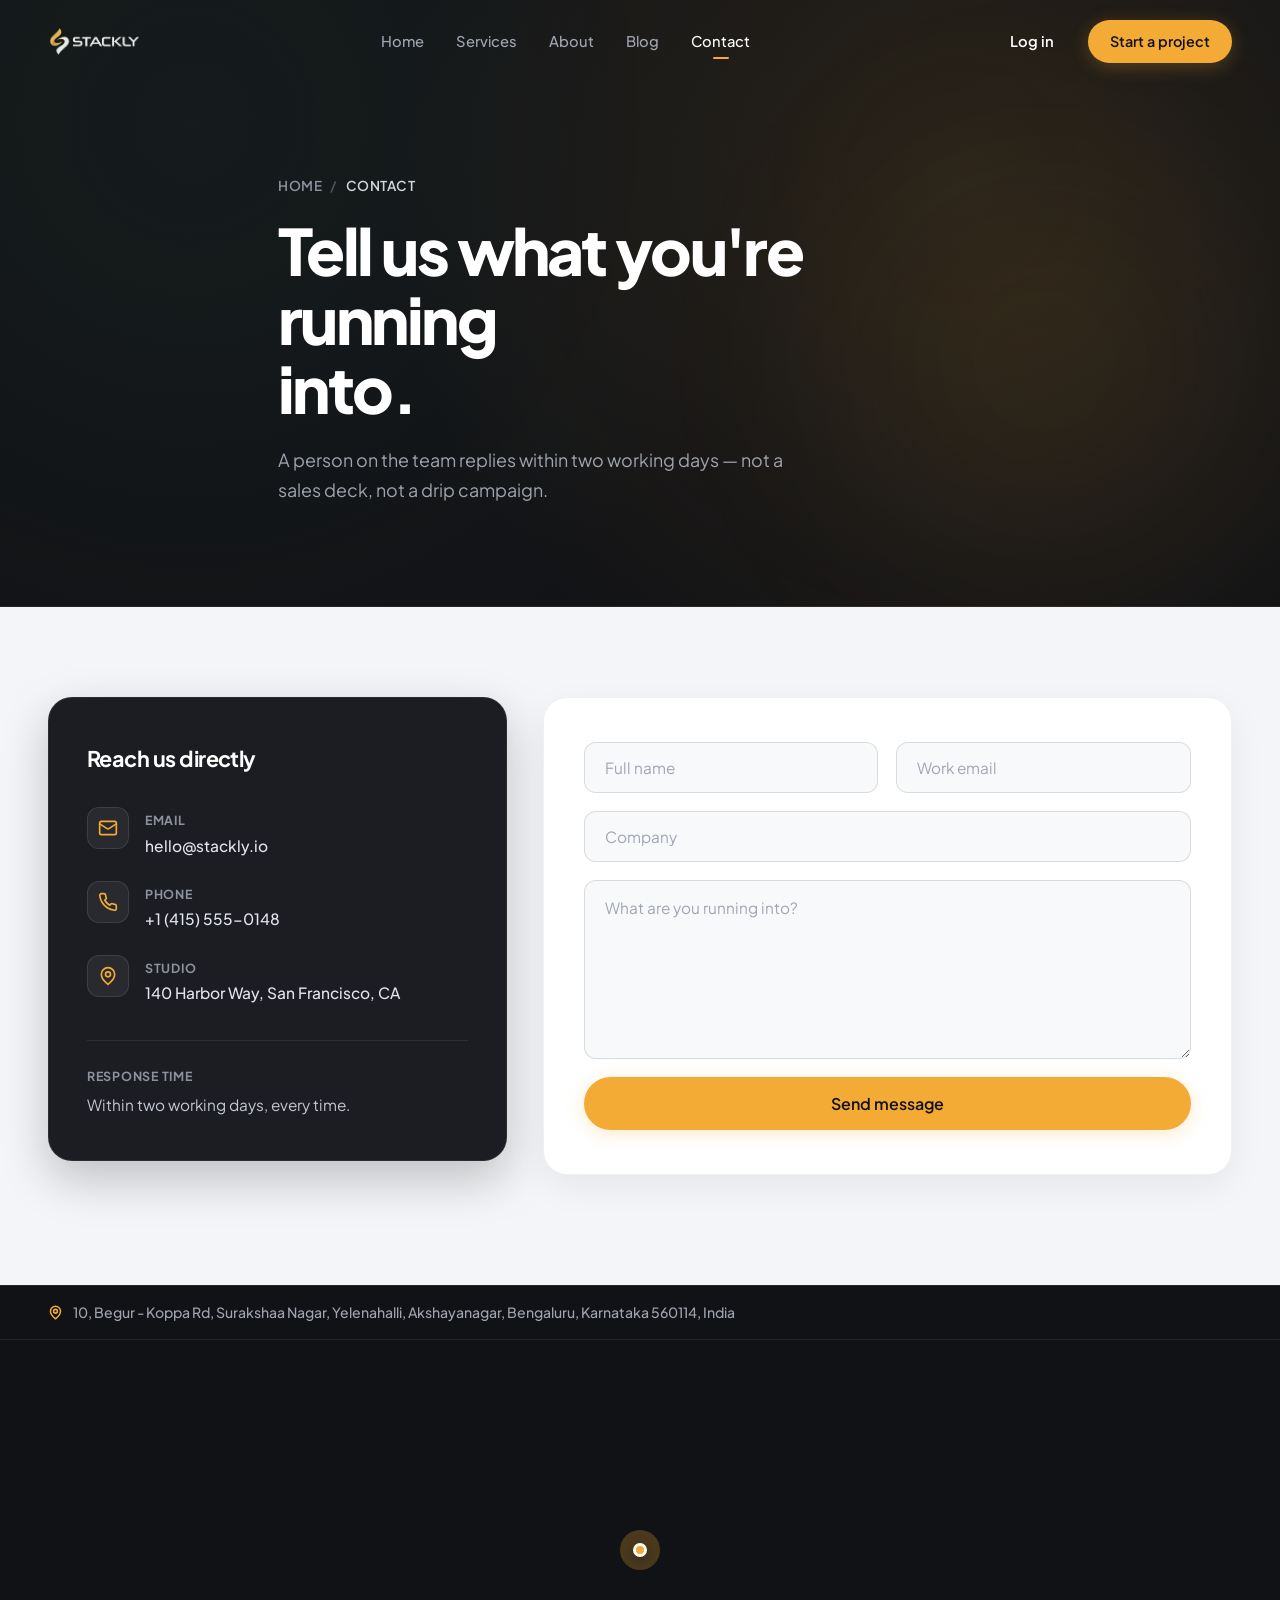
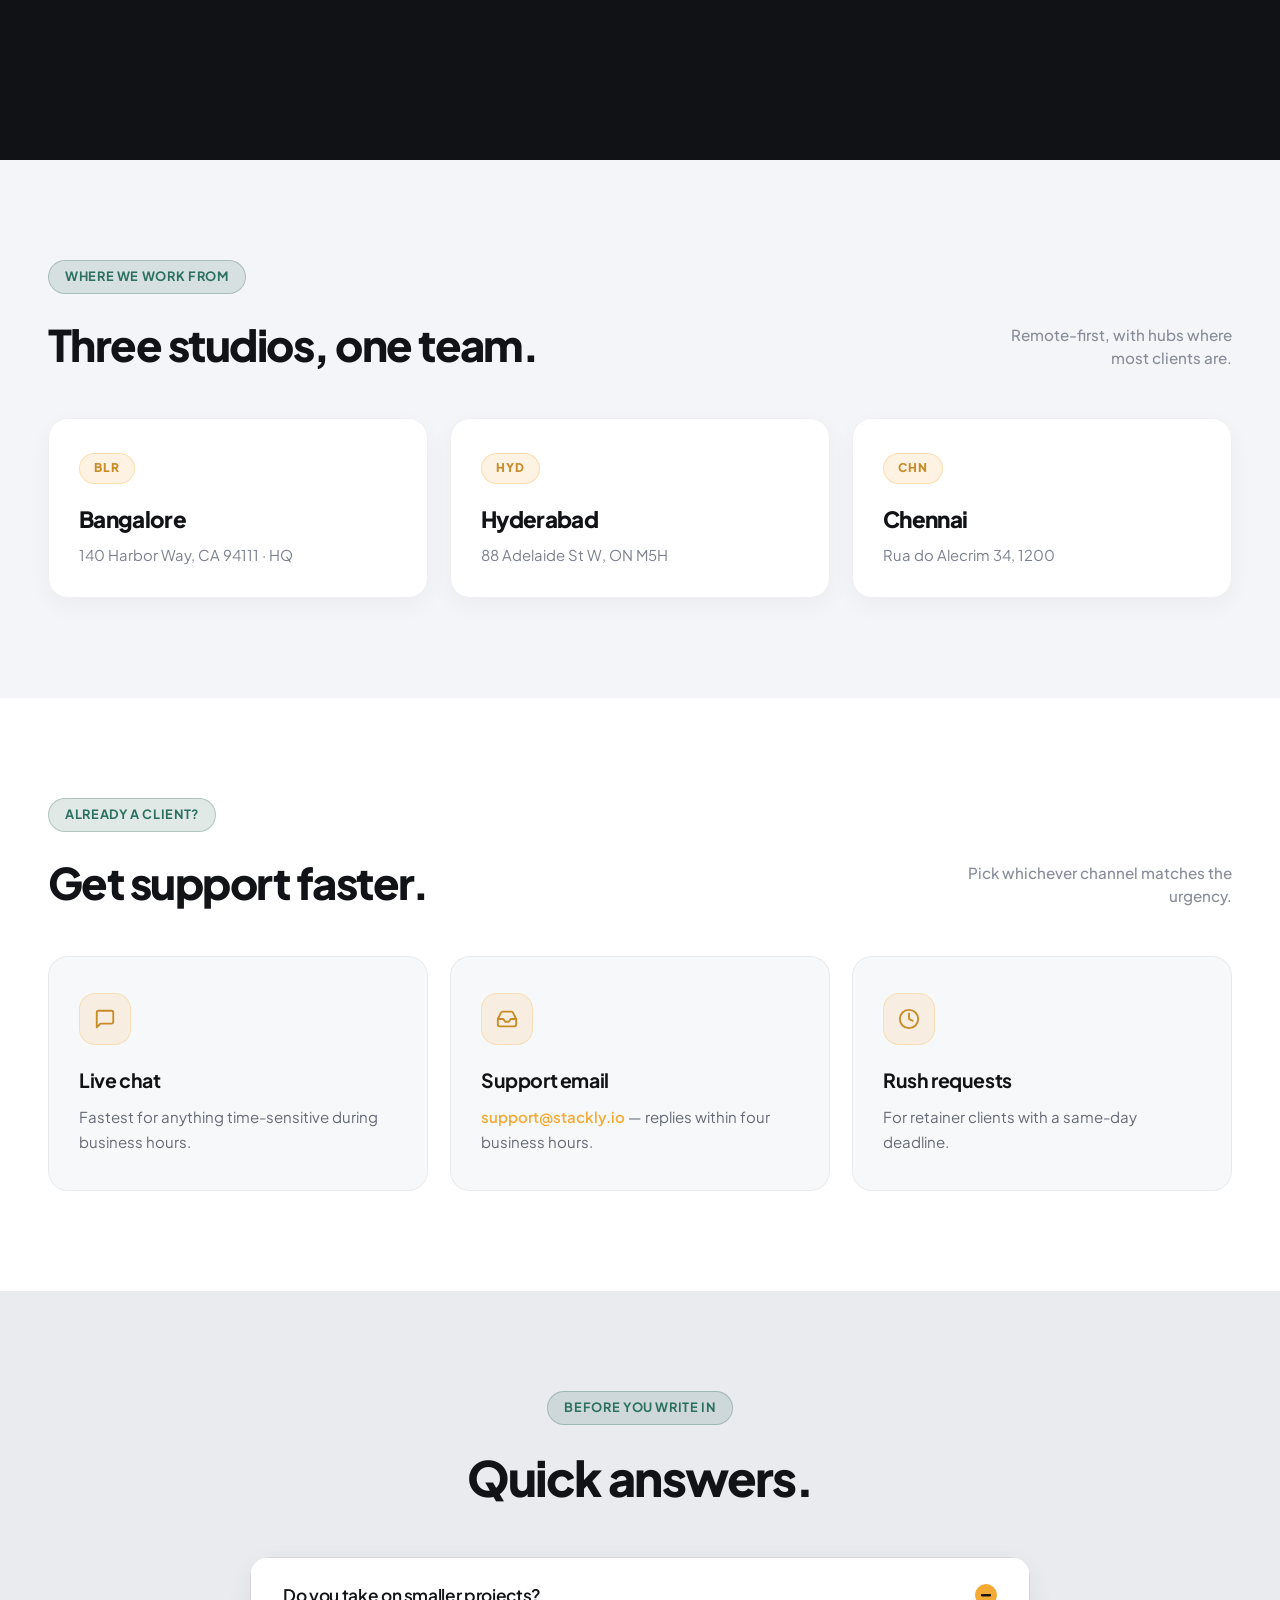
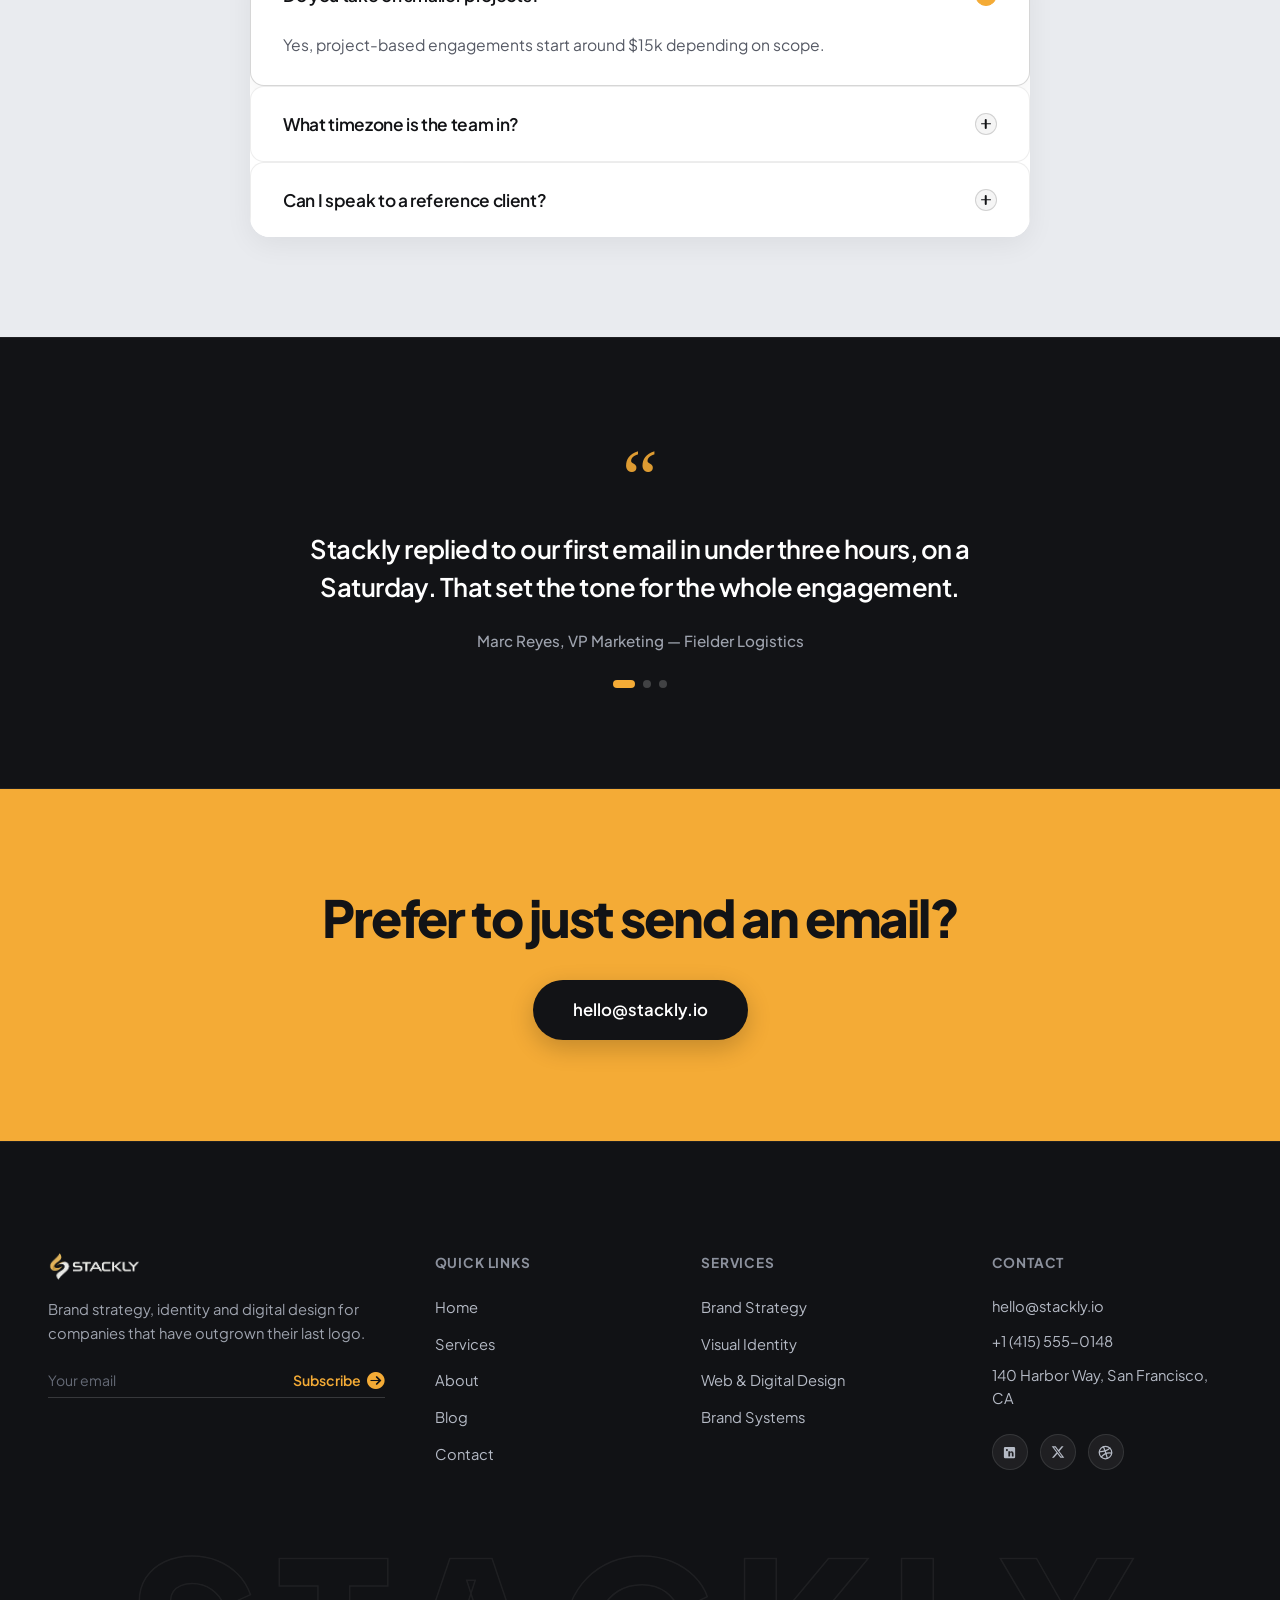
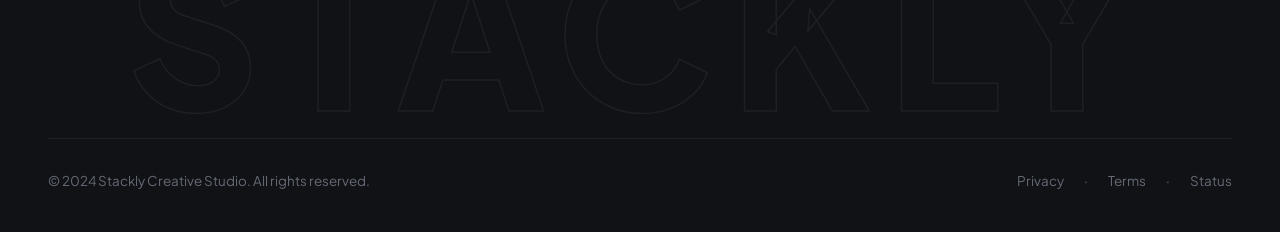
<file: contact.html>
<!DOCTYPE html>
<html lang="en">
<head>
  <meta charset="UTF-8">
  <meta name="viewport" content="width=device-width, initial-scale=1.0">
  <title>Contact — Stackly Brand & Creative Studio</title>
  <meta name="description" content="Tell us what you're running into. A person on the team replies within two working days — not a sales deck, not a drip campaign.">
  <meta name="theme-color" content="#111215">
  <meta property="og:title" content="Contact — Stackly Brand & Creative Studio">
  <meta property="og:description" content="Tell us what you're running into. Reach Stackly directly.">
  <meta property="og:type" content="website">

  <link rel="preconnect" href="https://fonts.googleapis.com">
  <link rel="preconnect" href="https://fonts.gstatic.com" crossorigin>
  <link href="https://fonts.googleapis.com/css2?family=Plus+Jakarta+Sans:wght@400;500;600;700;800&display=swap" rel="stylesheet">
  <link rel="stylesheet" href="https://cdnjs.cloudflare.com/ajax/libs/font-awesome/6.5.1/css/all.min.css">
  <link rel="stylesheet" href="style.css">
</head>
<body>

  <!-- ==========================================================================
       PRELOADER (Luxury Split-Curtain & SVG Radial Ring)
       ========================================================================== -->
  <div id="stackly-preloader" class="stackly-preloader" role="status" aria-label="Loading Stackly">
    <div class="preloader-curtain preloader-curtain--top"></div>
    <div class="preloader-curtain preloader-curtain--bottom"></div>

    <div class="preloader-stage">
      <!-- Top studio metadata bar -->
      <div class="preloader-top-bar">
        <span class="preloader-live-tag"><span class="preloader-live-dot"></span> STACKLY STUDIO</span>
        <span class="preloader-system-tag">INITIALIZING EXPERIENCE</span>
      </div>

      <!-- Central Iconic Ring & Logo -->
      <div class="preloader-center">
        <div class="preloader-ring-wrap">
          <div class="preloader-ring-glow"></div>
          
          <svg class="preloader-svg-ring" viewBox="0 0 160 160">
            <circle class="ring-bg" cx="80" cy="80" r="72"></circle>
            <circle class="ring-orbit" cx="80" cy="80" r="64"></circle>
            <circle class="ring-progress" id="preloaderRingProgress" cx="80" cy="80" r="72"></circle>
          </svg>

          <div class="preloader-ring-logo">
            <img src="images/logo.webp" alt="Stackly Logo">
          </div>
        </div>

        <!-- Typography Counter -->
        <div class="preloader-number-wrap">
          <span class="preloader-count-val" id="preloaderCountVal">00</span><span class="preloader-percent-mark">%</span>
        </div>

        <!-- Micro Laser Track -->
        <div class="preloader-line-track">
          <div class="preloader-line-fill" id="preloaderLineFill"></div>
        </div>
      </div>

      <!-- Bottom Bar -->
      <div class="preloader-bottom-bar">
        <span>BRAND STRATEGY &amp; DIGITAL IDENTITY</span>
        <span>&copy; 2024 / ALL SYSTEMS READY</span>
      </div>
    </div>
  </div>

  <!-- ==========================================================================
       SITE HEADER / NAVIGATION
       ========================================================================== -->
  <header class="site-header" id="siteHeader">
    <div class="container nav-inner">
      <a href="index.html" class="brand-logo-wrap" aria-label="Stackly Home">
        <img src="images/logo.webp" alt="Stackly Logo" class="brand-logo-img">
      </a>

      <nav class="nav-center-menu" aria-label="Main Navigation">
        <a href="index.html" class="nav-link">Home</a>
        <a href="services.html" class="nav-link">Services</a>
        <a href="about.html" class="nav-link">About</a>
        <a href="blog.html" class="nav-link">Blog</a>
        <a href="contact.html" class="nav-link active">Contact</a>
      </nav>

      <div class="nav-actions">
        <a href="login.html" class="btn btn-ghost-dark">Log in</a>
        <a href="404.html" class="btn btn-primary nav-btn-pill">Start a project</a>
      </div>

      <!-- Mobile Hamburger Button -->
      <button class="mobile-nav-toggle" aria-label="Toggle navigation menu" aria-expanded="false">
        <div class="hamburger-bars">
          <span></span>
          <span></span>
          <span></span>
        </div>
      </button>
    </div>
  </header>

  <!-- Mobile Drawer Menu -->
  <div class="mobile-drawer" id="mobileDrawer">
    <!-- Close Button -->
    <button class="mobile-drawer-close" id="mobileDrawerClose" aria-label="Close menu">
      <svg width="22" height="22" viewBox="0 0 24 24" fill="none" stroke="currentColor" stroke-width="2.5" stroke-linecap="round" stroke-linejoin="round">
        <line x1="18" y1="6" x2="6" y2="18"></line>
        <line x1="6" y1="6" x2="18" y2="18"></line>
      </svg>
    </button>
    <div class="mobile-drawer-links">
      <a href="index.html" class="mobile-drawer-link">Home</a>
      <a href="services.html" class="mobile-drawer-link">Services</a>
      <a href="about.html" class="mobile-drawer-link">About</a>
      <a href="blog.html" class="mobile-drawer-link">Blog</a>
      <a href="contact.html" class="mobile-drawer-link active">Contact</a>
    </div>
    <div class="mobile-drawer-actions">
      <a href="login.html" class="btn btn-secondary" style="width: 100%;">Log in</a>
      <a href="404.html" class="btn btn-primary" style="width: 100%;">Start a project</a>
    </div>
  </div>

  <main>

    <!-- ====================================================================
         SECTION 1: CONTACT HERO (DARK)
         ==================================================================== -->
    <section class="contact-hero" id="contactHero">
      <div class="hero-glow-ambient"></div>
      <div class="container contact-hero-inner">
        <div class="breadcrumb fade-up-element in-view">
          <a href="index.html">Home</a>
          <span class="crumb-sep">/</span>
          <span class="crumb-active">Contact</span>
        </div>
        <h1 class="contact-hero-title fade-up-element delay-1 in-view">
          Tell us what you're running<br>into.
        </h1>
        <p class="contact-hero-subtitle fade-up-element delay-2 in-view">
          A person on the team replies within two working days — not a sales deck, not a drip campaign.
        </p>
      </div>
    </section>

    <!-- ====================================================================
         SECTION 2: CONTACT FORM & DIRECT INFO (LIGHT)
         ==================================================================== -->
    <section class="contact-form-section" id="contactFormSection">
      <div class="container">
        <div class="contact-grid">

          <!-- Left: Direct Info Card (Dark) -->
          <div class="contact-info-card fade-up-element in-view">
            <h2 class="contact-info-heading">Reach us directly</h2>
            
            <div class="contact-info-items">
              <div class="contact-info-row">
                <span class="info-row-icon" aria-hidden="true">
                  <svg width="20" height="20" viewBox="0 0 24 24" fill="none" stroke="currentColor" stroke-width="2" stroke-linecap="round" stroke-linejoin="round">
                    <rect x="2" y="4" width="20" height="16" rx="2"></rect>
                    <path d="m22 7-8.97 5.7a1.94 1.94 0 0 1-2.06 0L2 7"></path>
                  </svg>
                </span>
                <div class="info-row-content">
                  <span class="info-row-label">Email</span>
                  <a href="mailto:hello@stackly.io" class="info-row-val">hello@stackly.io</a>
                </div>
              </div>

              <div class="contact-info-row">
                <span class="info-row-icon" aria-hidden="true">
                  <svg width="20" height="20" viewBox="0 0 24 24" fill="none" stroke="currentColor" stroke-width="2" stroke-linecap="round" stroke-linejoin="round">
                    <path d="M22 16.92v3a2 2 0 0 1-2.18 2 19.79 19.79 0 0 1-8.63-3.07 19.5 19.5 0 0 1-6-6 19.79 19.79 0 0 1-3.07-8.67A2 2 0 0 1 4.11 2h3a2 2 0 0 1 2 1.72 12.84 12.84 0 0 0 .7 2.81 2 2 0 0 1-.45 2.11L8.09 9.91a16 16 0 0 0 6 6l1.27-1.27a2 2 0 0 1 2.11-.45 12.84 12.84 0 0 0 2.81.7A2 2 0 0 1 22 16.92z"></path>
                  </svg>
                </span>
                <div class="info-row-content">
                  <span class="info-row-label">Phone</span>
                  <a href="tel:+14155550148" class="info-row-val">+1 (415) 555-0148</a>
                </div>
              </div>

              <div class="contact-info-row">
                <span class="info-row-icon" aria-hidden="true">
                  <svg width="20" height="20" viewBox="0 0 24 24" fill="none" stroke="currentColor" stroke-width="2" stroke-linecap="round" stroke-linejoin="round">
                    <path d="M20 10c0 6-8 12-8 12s-8-6-8-12a8 8 0 0 1 16 0Z"></path>
                    <circle cx="12" cy="10" r="3"></circle>
                  </svg>
                </span>
                <div class="info-row-content">
                  <span class="info-row-label">Studio</span>
                  <span class="info-row-val">140 Harbor Way, San Francisco, CA</span>
                </div>
              </div>
            </div>

            <div class="contact-info-footer">
              <span class="response-time-label">Response time</span>
              <p class="response-time-val">Within two working days, every time.</p>
            </div>
          </div>

          <!-- Right: Interactive Form -->
          <div class="contact-form-wrap fade-up-element delay-1 in-view">
            <form id="contactPageForm" class="contact-page-form">
              <div class="form-row-dual">
                <div class="form-field">
                  <label for="contactFullName" class="sr-only">Full name</label>
                  <input type="text" id="contactFullName" class="contact-input" placeholder="Full name" required>
                </div>
                <div class="form-field">
                  <label for="contactEmail" class="sr-only">Work email</label>
                  <input type="email" id="contactEmail" class="contact-input" placeholder="Work email" required>
                </div>
              </div>

              <div class="form-field">
                <label for="contactCompany" class="sr-only">Company</label>
                <input type="text" id="contactCompany" class="contact-input" placeholder="Company">
              </div>

              <div class="form-field">
                <label for="contactMessage" class="sr-only">What are you running into?</label>
                <textarea id="contactMessage" class="contact-input contact-textarea" rows="6" placeholder="What are you running into?" required></textarea>
              </div>

              <button type="submit" class="btn btn-primary contact-submit-btn">
                Send message
              </button>
            </form>
          </div>

        </div>
      </div>
    </section>

    <!-- ====================================================================
         SECTION 3: MAP WITH ADDRESS PIN STRIP
         ==================================================================== -->
    <section class="contact-map-section" aria-label="Studio Location Map">
      <div class="map-address-banner">
        <div class="container map-address-inner">
          <svg width="15" height="15" viewBox="0 0 24 24" fill="none" stroke="currentColor" stroke-width="2.5" stroke-linecap="round" stroke-linejoin="round" class="map-pin-icon">
            <path d="M20 10c0 6-8 12-8 12s-8-6-8-12a8 8 0 0 1 16 0Z"></path>
            <circle cx="12" cy="10" r="3"></circle>
          </svg>
          <span class="map-address-text">10, Begur - Koppa Rd, Surakshaa Nagar, Yelenahalli, Akshayanagar, Bengaluru, Karnataka 560114, India</span>
        </div>
      </div>

      <div class="map-embed-wrap">
        <iframe
          title="Stackly Studio Location Map"
          class="map-iframe"
          src="https://www.openstreetmap.org/export/embed.html?bbox=77.6080%2C12.8700%2C77.6350%2C12.8900&amp;layer=mapnik&amp;marker=12.8805%2C77.6215"
          loading="lazy">
        </iframe>
        <div class="map-custom-marker" aria-hidden="true">
          <div class="marker-pulse"></div>
          <div class="marker-dot"></div>
        </div>
      </div>
    </section>

    <!-- ====================================================================
         SECTION 4: THREE STUDIOS, ONE TEAM (LIGHT GRAY)
         ==================================================================== -->
    <section class="contact-studios-section" aria-label="Studio Hubs">
      <div class="container">
        
        <div class="studios-header fade-up-element">
          <div class="studios-header-left">
            <span class="section-tag-teal">Where we work from</span>
            <h2 class="studios-heading">Three studios, one team.</h2>
          </div>
          <span class="studios-note">Remote-first, with hubs where most clients are.</span>
        </div>

        <div class="studios-grid">

          <!-- Bangalore -->
          <div class="studio-card fade-up-element delay-1">
            <span class="studio-badge">BLR</span>
            <h3 class="studio-city">Bangalore</h3>
            <p class="studio-address">140 Harbor Way, CA 94111 · HQ</p>
          </div>

          <!-- Hyderabad -->
          <div class="studio-card fade-up-element delay-2">
            <span class="studio-badge">HYD</span>
            <h3 class="studio-city">Hyderabad</h3>
            <p class="studio-address">88 Adelaide St W, ON M5H</p>
          </div>

          <!-- Chennai -->
          <div class="studio-card fade-up-element delay-3">
            <span class="studio-badge">CHN</span>
            <h3 class="studio-city">Chennai</h3>
            <p class="studio-address">Rua do Alecrim 34, 1200</p>
          </div>

        </div>

      </div>
    </section>

    <!-- ====================================================================
         SECTION 5: GET SUPPORT FASTER (LIGHT)
         ==================================================================== -->
    <section class="contact-support-section" aria-label="Client Support Channels">
      <div class="container">

        <div class="support-header fade-up-element">
          <div class="support-header-left">
            <span class="section-tag-teal">Already a client?</span>
            <h2 class="support-heading">Get support faster.</h2>
          </div>
          <span class="support-note">Pick whichever channel matches the urgency.</span>
        </div>

        <div class="support-cards-grid">

          <!-- Live Chat -->
          <div class="support-card fade-up-element delay-1">
            <div class="support-card-icon" aria-hidden="true">
              <svg width="22" height="22" viewBox="0 0 24 24" fill="none" stroke="currentColor" stroke-width="2" stroke-linecap="round" stroke-linejoin="round">
                <path d="M21 15a2 2 0 0 1-2 2H7l-4 4V5a2 2 0 0 1 2-2h14a2 2 0 0 1 2 2z"></path>
              </svg>
            </div>
            <h3 class="support-card-title">Live chat</h3>
            <p class="support-card-desc">Fastest for anything time-sensitive during business hours.</p>
          </div>

          <!-- Support Email -->
          <div class="support-card fade-up-element delay-2">
            <div class="support-card-icon" aria-hidden="true">
              <svg width="22" height="22" viewBox="0 0 24 24" fill="none" stroke="currentColor" stroke-width="2" stroke-linecap="round" stroke-linejoin="round">
                <polyline points="22 12 16 12 14 15 10 15 8 12 2 12"></polyline>
                <path d="M5.45 5.11 2 12v6a2 2 0 0 0 2 2h16a2 2 0 0 0 2-2v-6l-3.45-6.89A2 2 0 0 0 16.76 4H7.24a2 2 0 0 0-1.79 1.11z"></path>
              </svg>
            </div>
            <h3 class="support-card-title">Support email</h3>
            <p class="support-card-desc"><a href="mailto:support@stackly.io">support@stackly.io</a> — replies within four business hours.</p>
          </div>

          <!-- Rush Requests -->
          <div class="support-card fade-up-element delay-3">
            <div class="support-card-icon" aria-hidden="true">
              <svg width="22" height="22" viewBox="0 0 24 24" fill="none" stroke="currentColor" stroke-width="2" stroke-linecap="round" stroke-linejoin="round">
                <circle cx="12" cy="12" r="10"></circle>
                <polyline points="12 6 12 12 16 14"></polyline>
              </svg>
            </div>
            <h3 class="support-card-title">Rush requests</h3>
            <p class="support-card-desc">For retainer clients with a same-day deadline.</p>
          </div>

        </div>

      </div>
    </section>

    <!-- ====================================================================
         SECTION 6: QUICK ANSWERS (FAQ) (LIGHT GRAY)
         ==================================================================== -->
    <section class="contact-faq-section" id="faq" aria-label="Frequently Asked Questions">
      <div class="container">
        
        <div class="faq-header-center fade-up-element">
          <span class="section-tag-teal">Before you write in</span>
          <h2 class="faq-center-heading">Quick answers.</h2>
        </div>

        <div class="faq-accordion-box fade-up-element delay-1">

          <!-- FAQ 1 (Active by default) -->
          <div class="faq-item active">
            <button class="faq-trigger" aria-expanded="true">
              <span class="faq-q-text">Do you take on smaller projects?</span>
              <span class="faq-icon-cross"></span>
            </button>
            <div class="faq-body">
              <div class="faq-body-inner">
                <p>Yes, project-based engagements start around $15k depending on scope.</p>
              </div>
            </div>
          </div>

          <!-- FAQ 2 -->
          <div class="faq-item">
            <button class="faq-trigger" aria-expanded="false">
              <span class="faq-q-text">What timezone is the team in?</span>
              <span class="faq-icon-cross"></span>
            </button>
            <div class="faq-body">
              <div class="faq-body-inner">
                <p>Our core hours span UTC-8 to UTC+5:30, ensuring high overlap with clients across North America, Europe, and Asia.</p>
              </div>
            </div>
          </div>

          <!-- FAQ 3 -->
          <div class="faq-item">
            <button class="faq-trigger" aria-expanded="false">
              <span class="faq-q-text">Can I speak to a reference client?</span>
              <span class="faq-icon-cross"></span>
            </button>
            <div class="faq-body">
              <div class="faq-body-inner">
                <p>Of course. Once we determine that we are a mutual fit, we gladly connect you directly with founders and leadership from our recent case studies.</p>
              </div>
            </div>
          </div>

        </div>

      </div>
    </section>

    <!-- ====================================================================
         SECTION 7: TESTIMONIAL BANNER (DARK)
         ==================================================================== -->
    <section class="contact-testimonial-section" aria-label="Client Feedback">
      <div class="container">
        <div class="contact-quote-wrapper fade-up-element">
          <div class="quote-gold-mark" aria-hidden="true">&ldquo;</div>
          <blockquote class="contact-quote-text">
            Stackly replied to our first email in under three hours, on a Saturday. That set the tone for the whole engagement.
          </blockquote>
          <cite class="contact-quote-author">Marc Reyes, VP Marketing — Fielder Logistics</cite>
          
          <div class="quote-dots-row" aria-hidden="true">
            <span class="quote-dot active"></span>
            <span class="quote-dot"></span>
            <span class="quote-dot"></span>
          </div>
        </div>
      </div>
    </section>

    <!-- ====================================================================
         SECTION 8: PREFER TO JUST SEND AN EMAIL? (AMBER BANNER)
         ==================================================================== -->
    <section class="contact-email-banner" aria-label="Direct Email Callout">
      <div class="container">
        <div class="email-banner-inner fade-up-element">
          <h2 class="email-banner-heading">Prefer to just send an email?</h2>
          <a href="mailto:hello@stackly.io" class="btn btn-dark-pill email-direct-btn">
            hello@stackly.io
          </a>
        </div>
      </div>
    </section>

  </main>

  <!-- ==========================================================================
       FOOTER
       ========================================================================== -->
  <footer class="site-footer">
    <div class="container">
      <div class="footer-top-grid">
        <div class="footer-brand-col">
          <img src="images/logo.webp" alt="Stackly Logo" class="footer-brand-logo">
          <p class="footer-bio-text">
            Brand strategy, identity and digital design for companies that have outgrown their last logo.
          </p>
          <form id="newsletterForm" class="newsletter-box">
            <input type="email" placeholder="Your email" class="newsletter-input" required>
            <button type="submit" class="newsletter-btn">Subscribe <i class="fa-solid fa-circle-arrow-right"></i></button>
          </form>
        </div>

        <div class="footer-col">
          <h4 class="footer-col-title">Quick Links</h4>
          <ul class="footer-nav-list">
            <li><a href="index.html">Home</a></li>
            <li><a href="services.html">Services</a></li>
            <li><a href="about.html">About</a></li>
            <li><a href="blog.html">Blog</a></li>
            <li><a href="contact.html">Contact</a></li>
          </ul>
        </div>

        <div class="footer-col">
          <h4 class="footer-col-title">Services</h4>
          <ul class="footer-nav-list">
            <li><a href="404.html">Brand Strategy</a></li>
            <li><a href="404.html">Visual Identity</a></li>
            <li><a href="404.html">Web & Digital Design</a></li>
            <li><a href="404.html">Brand Systems</a></li>
          </ul>
        </div>

        <div class="footer-col">
          <h4 class="footer-col-title">Contact</h4>
          <div class="footer-contact-info">
            <a href="404.html">hello@stackly.io</a>
            <a href="404.html">+1 (415) 555-0148</a>
            <span>140 Harbor Way, San Francisco, CA</span>
          </div>
          <div class="footer-social-row">
            <a href="404.html" class="social-circle-link" aria-label="LinkedIn">
              <svg width="15" height="15" viewBox="0 0 24 24" fill="currentColor">
                <path d="M19 3a2 2 0 0 1 2 2v14a2 2 0 0 1-2 2H5a2 2 0 0 1-2-2V5a2 2 0 0 1 2-2h14m-.5 15.5v-5.3a3.26 3.26 0 0 0-3.26-3.26c-.85 0-1.84.52-2.28 1.3v-1.11h-2.79v8.37h2.79v-4.93c0-.77.62-1.4 1.39-1.4a1.4 1.4 0 0 1 1.4 1.4v4.93h2.75M6.46 10.9h2.8v8.4h-2.8v-8.4M7.86 6.54a1.64 1.64 0 1 0 0 3.28 1.64 1.64 0 0 0 0-3.28Z"/>
              </svg>
            </a>
            <a href="404.html" class="social-circle-link" aria-label="Twitter / X">
              <svg width="14" height="14" viewBox="0 0 24 24" fill="currentColor">
                <path d="M18.244 2.25h3.308l-7.227 8.26 8.502 11.24H16.17l-5.214-6.817L4.99 21.75H1.68l7.73-8.835L1.254 2.25H8.08l4.713 6.231zm-1.161 17.52h1.833L7.084 4.126H5.117z"/>
              </svg>
            </a>
            <a href="404.html" class="social-circle-link" aria-label="Dribbble">
              <svg width="15" height="15" viewBox="0 0 24 24" fill="none" stroke="currentColor" stroke-width="2" stroke-linecap="round" stroke-linejoin="round">
                <circle cx="12" cy="12" r="10"></circle>
                <path d="M19.13 5.09C15.22 9.14 10 10.44 2.25 10.94"></path>
                <path d="M21.75 12.84c-6.62-1.41-12.14 1-16.38 6.32"></path>
                <path d="M8.5 2.5c2.5 5.5 4.5 11 6.5 19"></path>
              </svg>
            </a>
          </div>
        </div>
      </div>

      <div class="footer-watermark-wrap">
        <span class="footer-watermark-text">STACKLY</span>
      </div>

      <div class="footer-bottom-bar">
        <span>&copy; 2024 Stackly Creative Studio. All rights reserved.</span>
        <div class="footer-legal-links">
          <a href="404.html">Privacy</a>
          <span>·</span>
          <a href="404.html">Terms</a>
          <span>·</span>
          <a href="404.html">Status</a>
        </div>
      </div>
    </div>
  </footer>

  <!-- Toast Notice -->
  <div class="toast-notice" id="toastNotice" role="status" aria-live="polite">
    <svg width="20" height="20" viewBox="0 0 24 24" fill="none" stroke="currentColor" stroke-width="2.5" stroke-linecap="round" stroke-linejoin="round">
      <path d="M22 11.08V12a10 10 0 1 1-5.93-9.14"></path>
      <polyline points="22 4 12 14.01 9 11.01"></polyline>
    </svg>
    <span class="toast-msg">Message sent successfully! We'll reply within 2 working days.</span>
  </div>

  <script src="script.js"></script>
</body>
</html>
</file>
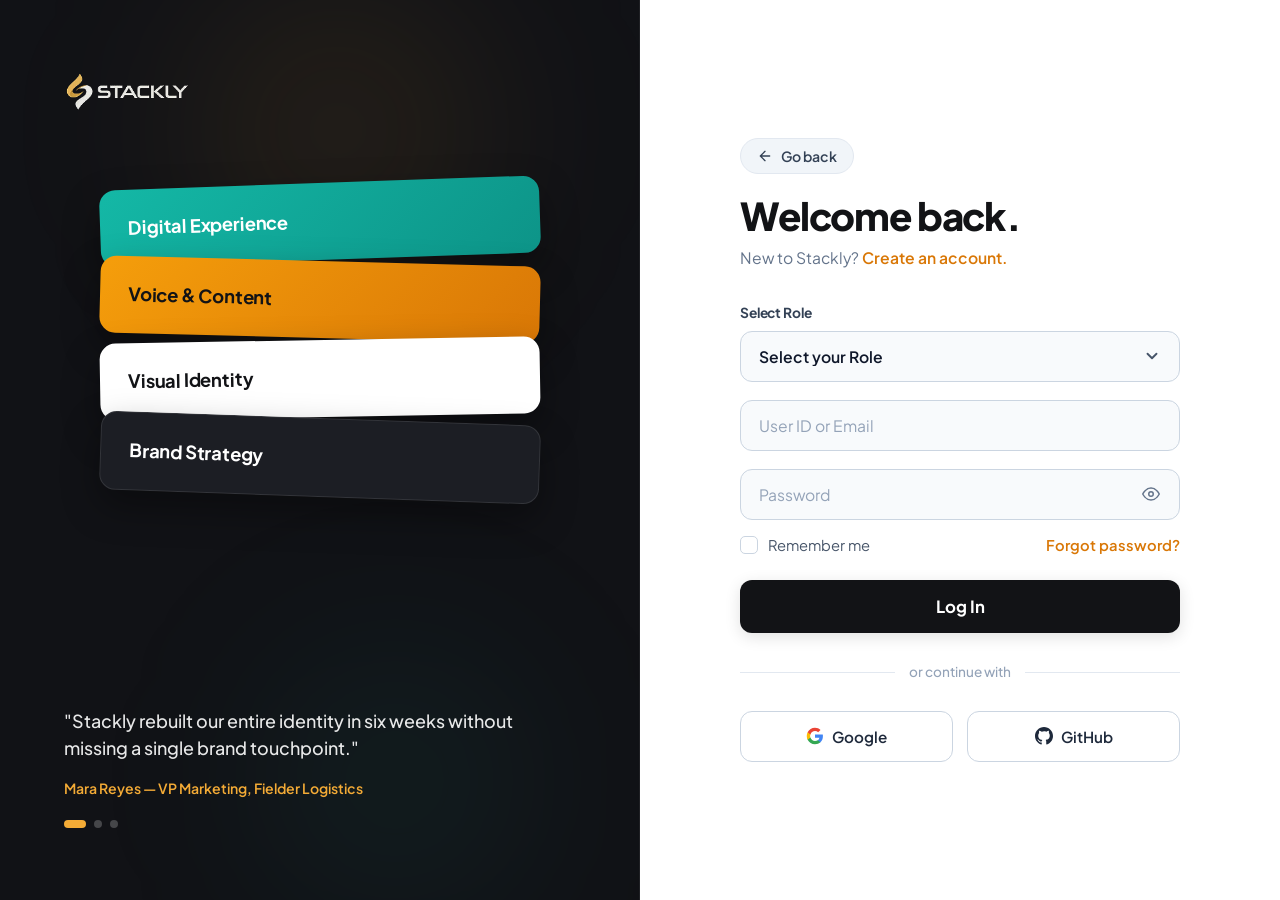
<file: login.html>
<!DOCTYPE html>
<html lang="en">
<head>
  <meta charset="UTF-8">
  <meta name="viewport" content="width=device-width, initial-scale=1.0">
  <title>Log In — Stackly Brand & Creative Studio</title>
  <meta name="description" content="Log in to your Stackly account to manage your brand projects.">
  <meta name="theme-color" content="#111215">
  <link rel="preconnect" href="https://fonts.googleapis.com">
  <link rel="preconnect" href="https://fonts.gstatic.com" crossorigin>
  <link href="https://fonts.googleapis.com/css2?family=Plus+Jakarta+Sans:wght@400;500;600;700;800&display=swap" rel="stylesheet">
  <link rel="stylesheet" href="style.css">
</head>
<body class="auth-body">

  <!-- Main Auth Split -->
  <main class="auth-split-layout">

    <!-- LEFT: Brand Panel (dark, with layer stack visuals) -->
    <aside class="auth-brand-panel">
      <div class="auth-brand-glow auth-brand-glow-top"></div>
      <div class="auth-brand-glow auth-brand-glow-bottom"></div>

      <!-- Brand Logo -->
      <div class="auth-brand-logo-mark">
        <a href="index.html" aria-label="Stackly Home">
          <img src="images/logo.webp" alt="Stackly Logo" class="auth-brand-logo-img">
        </a>
      </div>

      <!-- Hero Layer Stack (mini) -->
      <div class="auth-layers-wrap">
        <div class="auth-layer auth-layer-teal">
          <span class="auth-layer-label">Digital Experience</span>
        </div>
        <div class="auth-layer auth-layer-amber">
          <span class="auth-layer-label">Voice &amp; Content</span>
        </div>
        <div class="auth-layer auth-layer-white">
          <span class="auth-layer-label">Visual Identity</span>
        </div>
        <div class="auth-layer auth-layer-dark">
          <span class="auth-layer-label">Brand Strategy</span>
        </div>
      </div>

      <!-- Testimonial -->
      <div class="auth-brand-testimonial">
        <blockquote class="auth-quote">
          "Stackly rebuilt our entire identity in six weeks without missing a single brand touchpoint."
        </blockquote>
        <cite class="auth-quote-author">Mara Reyes — VP Marketing, Fielder Logistics</cite>
        <div class="auth-quote-dots">
          <span class="auth-dot active"></span>
          <span class="auth-dot"></span>
          <span class="auth-dot"></span>
        </div>
      </div>
    </aside>

    <!-- RIGHT: Login Form Panel -->
    <section class="auth-form-panel" aria-label="Log in to Stackly">
      <div class="auth-form-wrap">

        <div class="auth-form-top">
          <button type="button" class="auth-back-btn" onclick="if(window.history.length > 1){window.history.back();}else{window.location.href='index.html';}" aria-label="Go back">
            <svg width="16" height="16" viewBox="0 0 24 24" fill="none" stroke="currentColor" stroke-width="2" stroke-linecap="round" stroke-linejoin="round">
              <path d="M19 12H5M12 19l-7-7 7-7"/>
            </svg>
            <span>Go back</span>
          </button>
        </div>

        <div class="auth-form-header">
          <h1 class="auth-form-title">Welcome back.</h1>
          <p class="auth-form-sub">
            New to Stackly? <a href="signup.html" class="auth-link-accent">Create an account.</a>
          </p>
        </div>

        <form id="loginForm" class="auth-form" novalidate>
          <div class="auth-field">
            <label for="loginRole" class="auth-field-label">Select Role</label>
            <select id="loginRole" class="auth-input auth-select" required>
              <option value="" disabled selected>Select your Role</option>
              <option value="user">👤 User / Client Portal</option>
              <option value="admin">⚡ Studio Administrator</option>
            </select>
          </div>

          <div class="auth-field">
            <label for="loginEmail" class="sr-only">User ID or Email</label>
            <input type="email" id="loginEmail" class="auth-input" placeholder="User ID or Email" autocomplete="email" required>
          </div>

          <div class="auth-field auth-password-field">
            <label for="loginPassword" class="sr-only">Password</label>
            <input type="password" id="loginPassword" class="auth-input" placeholder="Password" autocomplete="current-password" required>
            <button type="button" class="auth-pw-toggle" id="loginPwToggle" aria-label="Toggle password visibility">
              <svg class="eye-open" width="18" height="18" viewBox="0 0 24 24" fill="none" stroke="currentColor" stroke-width="2" stroke-linecap="round" stroke-linejoin="round">
                <path d="M1 12s4-8 11-8 11 8 11 8-4 8-11 8-11-8-11-8z"></path>
                <circle cx="12" cy="12" r="3"></circle>
              </svg>
              <svg class="eye-closed" width="18" height="18" viewBox="0 0 24 24" fill="none" stroke="currentColor" stroke-width="2" stroke-linecap="round" stroke-linejoin="round" style="display:none">
                <path d="M17.94 17.94A10.07 10.07 0 0 1 12 20c-7 0-11-8-11-8a18.45 18.45 0 0 1 5.06-5.94M9.9 4.24A9.12 9.12 0 0 1 12 4c7 0 11 8 11 8a18.5 18.5 0 0 1-2.16 3.19m-6.72-1.07a3 3 0 1 1-4.24-4.24"></path>
                <line x1="1" y1="1" x2="23" y2="23"></line>
              </svg>
            </button>
          </div>

          <div id="loginError" class="auth-error-msg" style="display:none;" role="alert"></div>

          <div class="auth-row-between">
            <label class="auth-checkbox-label">
              <input type="checkbox" id="rememberMe" class="auth-checkbox">
              <span class="auth-checkbox-custom"></span>
              <span class="auth-checkbox-text">Remember me</span>
            </label>
            <a href="404.html" class="auth-link-accent auth-forgot">Forgot password?</a>
          </div>

          <button type="submit" class="btn btn-primary auth-submit-btn">Log In</button>

          <div class="auth-divider">
            <span class="auth-divider-line"></span>
            <span class="auth-divider-text">or continue with</span>
            <span class="auth-divider-line"></span>
          </div>

          <div class="auth-oauth-row">
            <a href="404.html" class="auth-oauth-btn" id="googleLogin" style="text-decoration: none; display: flex; align-items: center; justify-content: center; gap: 8px;">
              <svg width="18" height="18" viewBox="0 0 24 24" aria-hidden="true">
                <path fill="#4285F4" d="M22.56 12.25c0-.78-.07-1.53-.2-2.25H12v4.26h5.92c-.26 1.37-1.04 2.53-2.21 3.31v2.77h3.57c2.08-1.92 3.28-4.74 3.28-8.09z"/>
                <path fill="#34A853" d="M12 23c2.97 0 5.46-.98 7.28-2.66l-3.57-2.77c-.98.66-2.23 1.06-3.71 1.06-2.86 0-5.29-1.93-6.16-4.53H2.18v2.84C3.99 20.53 7.7 23 12 23z"/>
                <path fill="#FBBC05" d="M5.84 14.09c-.22-.66-.35-1.36-.35-2.09s.13-1.43.35-2.09V7.07H2.18C1.43 8.55 1 10.22 1 12s.43 3.45 1.18 4.93l2.85-2.22.81-.62z"/>
                <path fill="#EA4335" d="M12 5.38c1.62 0 3.06.56 4.21 1.64l3.15-3.15C17.45 2.09 14.97 1 12 1 7.7 1 3.99 3.47 2.18 7.07l3.66 2.84c.87-2.6 3.3-4.53 6.16-4.53z"/>
              </svg>
              Google
            </a>
            <a href="404.html" class="auth-oauth-btn" id="githubLogin" style="text-decoration: none; display: flex; align-items: center; justify-content: center; gap: 8px;">
              <svg width="18" height="18" viewBox="0 0 24 24" fill="currentColor" aria-hidden="true">
                <path d="M12 0C5.374 0 0 5.373 0 12c0 5.302 3.438 9.8 8.207 11.387.599.111.793-.261.793-.577v-2.234c-3.338.726-4.033-1.416-4.033-1.416-.546-1.387-1.333-1.756-1.333-1.756-1.089-.745.083-.729.083-.729 1.205.084 1.839 1.237 1.839 1.237 1.07 1.834 2.807 1.304 3.492.997.107-.775.418-1.305.762-1.604-2.665-.305-5.467-1.334-5.467-5.931 0-1.311.469-2.381 1.236-3.221-.124-.303-.535-1.524.117-3.176 0 0 1.008-.322 3.301 1.23A11.509 11.509 0 0 1 12 5.803c1.02.005 2.047.138 3.006.404 2.291-1.552 3.297-1.23 3.297-1.23.653 1.653.242 2.874.118 3.176.77.84 1.235 1.911 1.235 3.221 0 4.609-2.807 5.624-5.479 5.921.43.372.823 1.102.823 2.222v3.293c0 .319.192.694.801.576C20.566 21.797 24 17.3 24 12c0-6.627-5.373-12-12-12z"/>
              </svg>
              GitHub
            </a>
          </div>
        </form>

      </div>
    </section>

  </main>

  <div class="toast-notice" id="toastNotice" role="status" aria-live="polite">
    <svg width="20" height="20" viewBox="0 0 24 24" fill="none" stroke="currentColor" stroke-width="2.5" stroke-linecap="round" stroke-linejoin="round">
      <path d="M22 11.08V12a10 10 0 1 1-5.93-9.14"></path>
      <polyline points="22 4 12 14.01 9 11.01"></polyline>
    </svg>
    <span class="toast-msg">Logged in successfully!</span>
  </div>

  <script src="script.js"></script>
  <script>
    // Pre-fill email if coming from signup
    (function() {
      const signupEmail = localStorage.getItem('stackly_signup_email');
      if (signupEmail) {
        const el = document.getElementById('loginEmail');
        if (el) el.value = signupEmail;
        localStorage.removeItem('stackly_signup_email');
      }
    })();

    // Cache all elements once
    const loginForm    = document.getElementById('loginForm');
    const roleSelect   = document.getElementById('loginRole');
    const emailInput   = document.getElementById('loginEmail');
    const pwInput      = document.getElementById('loginPassword');
    const pwToggle     = document.getElementById('loginPwToggle');
    const errorDiv     = document.getElementById('loginError');

    // Password visibility toggle
    if (pwToggle && pwInput) {
      pwToggle.addEventListener('click', () => {
        const isHidden = pwInput.type === 'password';
        pwInput.type = isHidden ? 'text' : 'password';
        pwToggle.querySelector('.eye-open').style.display  = isHidden ? 'none' : '';
        pwToggle.querySelector('.eye-closed').style.display = isHidden ? '' : 'none';
      });
    }

    // Error helpers
    function showLoginError(msg, targetInput) {
      if (errorDiv) {
        errorDiv.textContent = msg;
        errorDiv.style.display = 'flex';
      }
      if (targetInput) {
        targetInput.classList.add('is-invalid');
        targetInput.focus();
      }
    }

    function clearLoginError() {
      if (errorDiv) {
        errorDiv.textContent = '';
        errorDiv.style.display = 'none';
      }
      roleSelect?.classList.remove('is-invalid');
      emailInput?.classList.remove('is-invalid');
      pwInput?.classList.remove('is-invalid');
    }

    // Clear errors as user interacts
    roleSelect?.addEventListener('change', clearLoginError);
    emailInput?.addEventListener('input',  clearLoginError);
    pwInput?.addEventListener('input',     clearLoginError);

    // Login form submit
    if (loginForm) {
      loginForm.addEventListener('submit', (e) => {
        e.preventDefault();
        clearLoginError();

        const role     = roleSelect?.value || '';
        const email    = emailInput?.value.trim() || '';
        const password = pwInput?.value || '';

        if (!role) {
          showLoginError('Please select your role (User or Admin).', roleSelect);
          return;
        }
        if (!email) {
          showLoginError('Please enter your User ID or Email.', emailInput);
          return;
        }
        if (!password) {
          showLoginError('Please enter your password.', pwInput);
          return;
        }

        // All fields valid — save session data and redirect
        localStorage.setItem('stackly_user_email', email);
        localStorage.setItem('stackly_user_role',  role);

        const toast = document.getElementById('toastNotice');
        if (toast) {
          toast.querySelector('.toast-msg').textContent = 'Logged in! Redirecting to dashboard...';
          toast.classList.add('show');
        }

        setTimeout(() => {
          window.location.href = (role === 'admin')
            ? 'admin-dashboard.html'
            : 'user-dashboard.html';
        }, 1000);
      });
    }

    // OAuth social buttons → 404 (demo)
    document.getElementById('googleLogin')?.addEventListener('click', (e) => {
      e.preventDefault();
      window.location.href = '404.html';
    });
    document.getElementById('githubLogin')?.addEventListener('click', (e) => {
      e.preventDefault();
      window.location.href = '404.html';
    });
  </script>
</body>
</html>
</file>
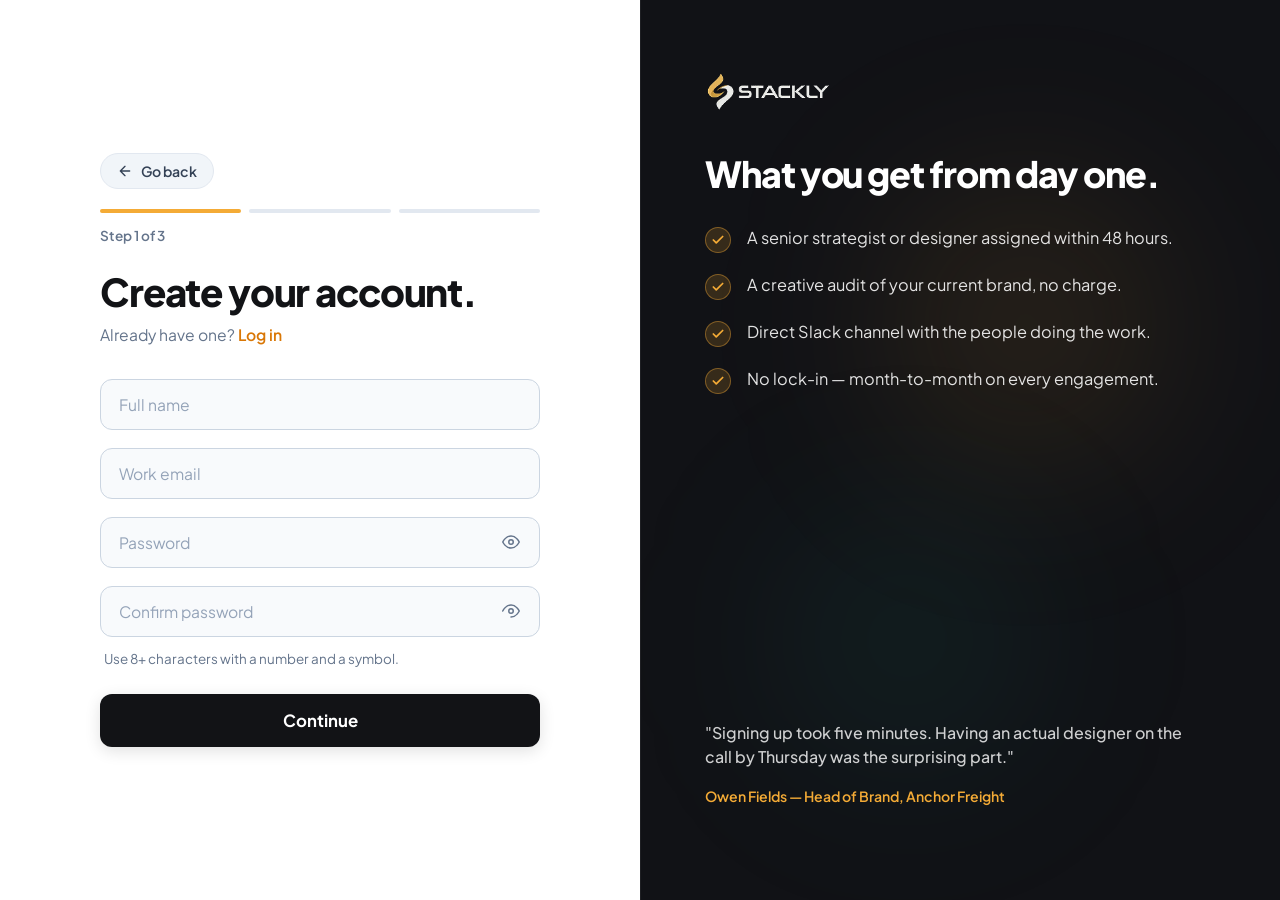
<file: signup.html>
<!DOCTYPE html>
<html lang="en">
<head>
  <meta charset="UTF-8">
  <meta name="viewport" content="width=device-width, initial-scale=1.0">
  <title>Create Account — Stackly Brand & Creative Studio</title>
  <meta name="description" content="Create your Stackly account and get a senior strategist or designer assigned within 48 hours.">
  <meta name="theme-color" content="#111215">
  <link rel="preconnect" href="https://fonts.googleapis.com">
  <link rel="preconnect" href="https://fonts.gstatic.com" crossorigin>
  <link href="https://fonts.googleapis.com/css2?family=Plus+Jakarta+Sans:wght@400;500;600;700;800&display=swap" rel="stylesheet">
  <link rel="stylesheet" href="style.css">
</head>
<body class="auth-body">

  <!-- Main Auth Split (signup is REVERSED: form LEFT, brand RIGHT) -->
  <main class="auth-split-layout auth-split-reverse">

    <!-- LEFT: Sign-up Form Panel -->
    <section class="auth-form-panel auth-form-panel-light" aria-label="Create your Stackly account">
      <div class="auth-form-wrap">

        <div class="auth-form-top">
          <button type="button" class="auth-back-btn" onclick="if(window.history.length > 1){window.history.back();}else{window.location.href='index.html';}" aria-label="Go back">
            <svg width="16" height="16" viewBox="0 0 24 24" fill="none" stroke="currentColor" stroke-width="2" stroke-linecap="round" stroke-linejoin="round">
              <path d="M19 12H5M12 19l-7-7 7-7"/>
            </svg>
            <span>Go back</span>
          </button>
        </div>

        <!-- Progress Steps -->
        <div class="signup-steps" aria-label="Sign up progress">
          <div class="signup-step-bar active" aria-label="Step 1"></div>
          <div class="signup-step-bar" aria-label="Step 2"></div>
          <div class="signup-step-bar" aria-label="Step 3"></div>
        </div>
        <p class="signup-step-label">Step 1 of 3</p>

        <div class="auth-form-header">
          <h1 class="auth-form-title">Create your account.</h1>
          <p class="auth-form-sub">
            Already have one? <a href="login.html" class="auth-link-accent">Log in</a>
          </p>
        </div>

        <form id="signupForm" class="auth-form" novalidate>
          <div class="auth-field">
            <label for="signupName" class="sr-only">Full name</label>
            <input type="text" id="signupName" class="auth-input auth-input-light" placeholder="Full name" autocomplete="name" required>
          </div>

          <div class="auth-field">
            <label for="signupEmail" class="sr-only">Work email</label>
            <input type="email" id="signupEmail" class="auth-input auth-input-light" placeholder="Work email" autocomplete="email" required>
          </div>

          <div class="auth-field auth-password-field">
            <label for="signupPassword" class="sr-only">Password</label>
            <input type="password" id="signupPassword" class="auth-input auth-input-light" placeholder="Password" autocomplete="new-password" required>
            <button type="button" class="auth-pw-toggle auth-pw-toggle-light" id="signupPwToggle" aria-label="Toggle password visibility">
              <svg class="eye-open" width="18" height="18" viewBox="0 0 24 24" fill="none" stroke="currentColor" stroke-width="2" stroke-linecap="round" stroke-linejoin="round">
                <path d="M1 12s4-8 11-8 11 8 11 8-4 8-11 8-11-8-11-8z"></path>
                <circle cx="12" cy="12" r="3"></circle>
              </svg>
              <svg class="eye-closed" width="18" height="18" viewBox="0 0 24 24" fill="none" stroke="currentColor" stroke-width="2" stroke-linecap="round" stroke-linejoin="round" style="display:none">
                <path d="M17.94 17.94A10.07 10.07 0 0 1 12 20c-7 0-11-8-11-8a18.45 18.45 0 0 1 5.06-5.94M9.9 4.24A9.12 9.12 0 0 1 12 4c7 0 11 8 11 8a18.5 18.5 0 0 1-2.16 3.19m-6.72-1.07a3 3 0 1 1-4.24-4.24"></path>
                <line x1="1" y1="1" x2="23" y2="23"></line>
              </svg>
            </button>
          </div>
          <div class="auth-field auth-password-field">
            <label for="signupConfirmPassword" class="sr-only">Confirm password</label>
            <input type="password" id="signupConfirmPassword" class="auth-input auth-input-light" placeholder="Confirm password" autocomplete="new-password" required>
            <button type="button" class="auth-pw-toggle auth-pw-toggle-light" id="signupConfirmPwToggle" aria-label="Toggle confirm password visibility">
              <svg class="eye-open" width="18" height="18" viewBox="0 0 24 24" fill="none" stroke="currentColor" stroke-width="2" stroke-linecap="round" stroke-linejoin="round">
                <path d="M1 12s4-8 11-8 11 8 11 8-4 8-11 8-11-8z"></path>
                <circle cx="12" cy="12" r="3"></circle>
              </svg>
              <svg class="eye-closed" width="18" height="18" viewBox="0 0 24 24" fill="none" stroke="currentColor" stroke-width="2" stroke-linecap="round" stroke-linejoin="round" style="display:none">
                <path d="M17.94 17.94A10.07 10.07 0 0 1 12 20c-7 0-11-8-11-8a18.45 18.45 0 0 1 5.06-5.94M9.9 4.24A9.12 9.12 0 0 1 12 4c7 0 11 8 11 8a18.5 18.5 0 0 1-2.16 3.19m-6.72-1.07a3 3 0 1 1-4.24-4.24"></path>
                <line x1="1" y1="1" x2="23" y2="23"></line>
              </svg>
            </button>
          </div>
          <div id="signupError" class="auth-error-msg" style="display:none;" role="alert"></div>
          <p class="auth-input-hint">Use 8+ characters with a number and a symbol.</p>

          <button type="submit" class="btn btn-primary auth-submit-btn signup-continue-btn">Continue</button>
        </form>

      </div>
    </section>

    <!-- RIGHT: Brand Value Panel (dark) -->
    <aside class="auth-brand-panel auth-brand-panel-value">
      <div class="auth-brand-glow auth-brand-glow-amber"></div>
      <div class="auth-brand-glow auth-brand-glow-teal-br"></div>

      <div class="auth-value-inner">
        <!-- Logo mark -->
        <div class="auth-brand-logo-mark">
          <a href="index.html" aria-label="Stackly Home">
            <img src="images/logo.webp" alt="Stackly" class="auth-brand-logo-img">
          </a>
        </div>

        <!-- Benefit List -->
        <div class="auth-benefits-block">
          <h2 class="auth-benefits-title">What you get from day one.</h2>
          <ul class="auth-benefits-list">
            <li class="auth-benefit-item">
              <span class="auth-benefit-check" aria-hidden="true">
                <svg width="14" height="14" viewBox="0 0 24 24" fill="none" stroke="currentColor" stroke-width="3" stroke-linecap="round" stroke-linejoin="round"><polyline points="20 6 9 17 4 12"></polyline></svg>
              </span>
              A senior strategist or designer assigned within 48 hours.
            </li>
            <li class="auth-benefit-item">
              <span class="auth-benefit-check" aria-hidden="true">
                <svg width="14" height="14" viewBox="0 0 24 24" fill="none" stroke="currentColor" stroke-width="3" stroke-linecap="round" stroke-linejoin="round"><polyline points="20 6 9 17 4 12"></polyline></svg>
              </span>
              A creative audit of your current brand, no charge.
            </li>
            <li class="auth-benefit-item">
              <span class="auth-benefit-check" aria-hidden="true">
                <svg width="14" height="14" viewBox="0 0 24 24" fill="none" stroke="currentColor" stroke-width="3" stroke-linecap="round" stroke-linejoin="round"><polyline points="20 6 9 17 4 12"></polyline></svg>
              </span>
              Direct Slack channel with the people doing the work.
            </li>
            <li class="auth-benefit-item">
              <span class="auth-benefit-check" aria-hidden="true">
                <svg width="14" height="14" viewBox="0 0 24 24" fill="none" stroke="currentColor" stroke-width="3" stroke-linecap="round" stroke-linejoin="round"><polyline points="20 6 9 17 4 12"></polyline></svg>
              </span>
              No lock-in — month-to-month on every engagement.
            </li>
          </ul>
        </div>

        <!-- Testimonial -->
        <div class="auth-brand-testimonial auth-brand-testimonial-value">
          <blockquote class="auth-quote auth-quote-small">
            "Signing up took five minutes. Having an actual designer on the call by Thursday was the surprising part."
          </blockquote>
          <cite class="auth-quote-author">Owen Fields — Head of Brand, Anchor Freight</cite>
        </div>
      </div>
    </aside>

  </main>

  <div class="toast-notice" id="toastNotice" role="status" aria-live="polite">
    <svg width="20" height="20" viewBox="0 0 24 24" fill="none" stroke="currentColor" stroke-width="2.5" stroke-linecap="round" stroke-linejoin="round">
      <path d="M22 11.08V12a10 10 0 1 1-5.93-9.14"></path>
      <polyline points="22 4 12 14.01 9 11.01"></polyline>
    </svg>
    <span class="toast-msg">Account created! Welcome to Stackly.</span>
  </div>

  <script src="script.js"></script>
  <script>
    // Password visibility toggle helper
    function setupPasswordToggle(toggleId, inputId) {
      const toggle = document.getElementById(toggleId);
      const input = document.getElementById(inputId);
      if (toggle && input) {
        toggle.addEventListener('click', () => {
          const isHidden = input.type === 'password';
          input.type = isHidden ? 'text' : 'password';
          toggle.querySelector('.eye-open').style.display = isHidden ? 'none' : '';
          toggle.querySelector('.eye-closed').style.display = isHidden ? '' : 'none';
        });
      }
    }
    setupPasswordToggle('signupPwToggle', 'signupPassword');
    setupPasswordToggle('signupConfirmPwToggle', 'signupConfirmPassword');

    // Signup form & validation
    const signupForm = document.getElementById('signupForm');
    const pwInput = document.getElementById('signupPassword');
    const confirmInput = document.getElementById('signupConfirmPassword');
    const errorDiv = document.getElementById('signupError');

    function showError(msg, targetInput) {
      if (errorDiv) {
        errorDiv.textContent = msg;
        errorDiv.style.display = 'flex';
      }
      if (targetInput) {
        targetInput.classList.add('is-invalid');
        targetInput.focus();
      }
    }

    function clearError() {
      if (errorDiv) {
        errorDiv.textContent = '';
        errorDiv.style.display = 'none';
      }
      pwInput?.classList.remove('is-invalid');
      confirmInput?.classList.remove('is-invalid');
    }

    // Real-time mismatch feedback
    confirmInput?.addEventListener('input', () => {
      if (confirmInput.value.length > 0 && confirmInput.value !== pwInput.value) {
        confirmInput.classList.add('is-invalid');
      } else {
        confirmInput.classList.remove('is-invalid');
        if (confirmInput.value.length > 0 && confirmInput.value === pwInput.value) {
          clearError();
        }
      }
    });

    pwInput?.addEventListener('input', () => {
      if (confirmInput.value.length > 0) {
        if (confirmInput.value !== pwInput.value) {
          confirmInput.classList.add('is-invalid');
        } else {
          confirmInput.classList.remove('is-invalid');
          clearError();
        }
      }
    });

    if (signupForm) {
      signupForm.addEventListener('submit', (e) => {
        e.preventDefault();
        clearError();

        const nameInput = document.getElementById('signupName');
        const emailInput = document.getElementById('signupEmail');
        const name = nameInput?.value.trim() || '';
        const email = emailInput?.value.trim() || '';
        const password = pwInput?.value || '';
        const confirmPassword = confirmInput?.value || '';

        if (!name) {
          showError('Please enter your full name.', nameInput);
          return;
        }

        if (!email) {
          showError('Please enter your work email.', emailInput);
          return;
        }

        if (!password) {
          showError('Please create a password.', pwInput);
          return;
        }

        if (password.length < 8) {
          showError('Password must be at least 8 characters long.', pwInput);
          return;
        }

        if (!confirmPassword) {
          showError('Please confirm your password.', confirmInput);
          return;
        }

        if (password !== confirmPassword) {
          showError('Passwords do not match. Please verify and try again.', confirmInput);
          return;
        }

        // Save for login page awareness
        localStorage.setItem('stackly_signup_name', name);
        localStorage.setItem('stackly_signup_email', email);
        const toast = document.getElementById('toastNotice');
        if (toast) {
          toast.querySelector('.toast-msg').textContent = 'Account created! Redirecting to login...';
          toast.classList.add('show');
        }
        // Advance step indicator
        const bars = document.querySelectorAll('.signup-step-bar');
        const label = document.querySelector('.signup-step-label');
        if (bars[1]) bars[1].classList.add('active');
        if (label) label.textContent = 'Step 2 of 3';

        setTimeout(() => {
          window.location.href = 'login.html';
        }, 1200);
      });
    }
  </script>
</body>
</html>
</file>
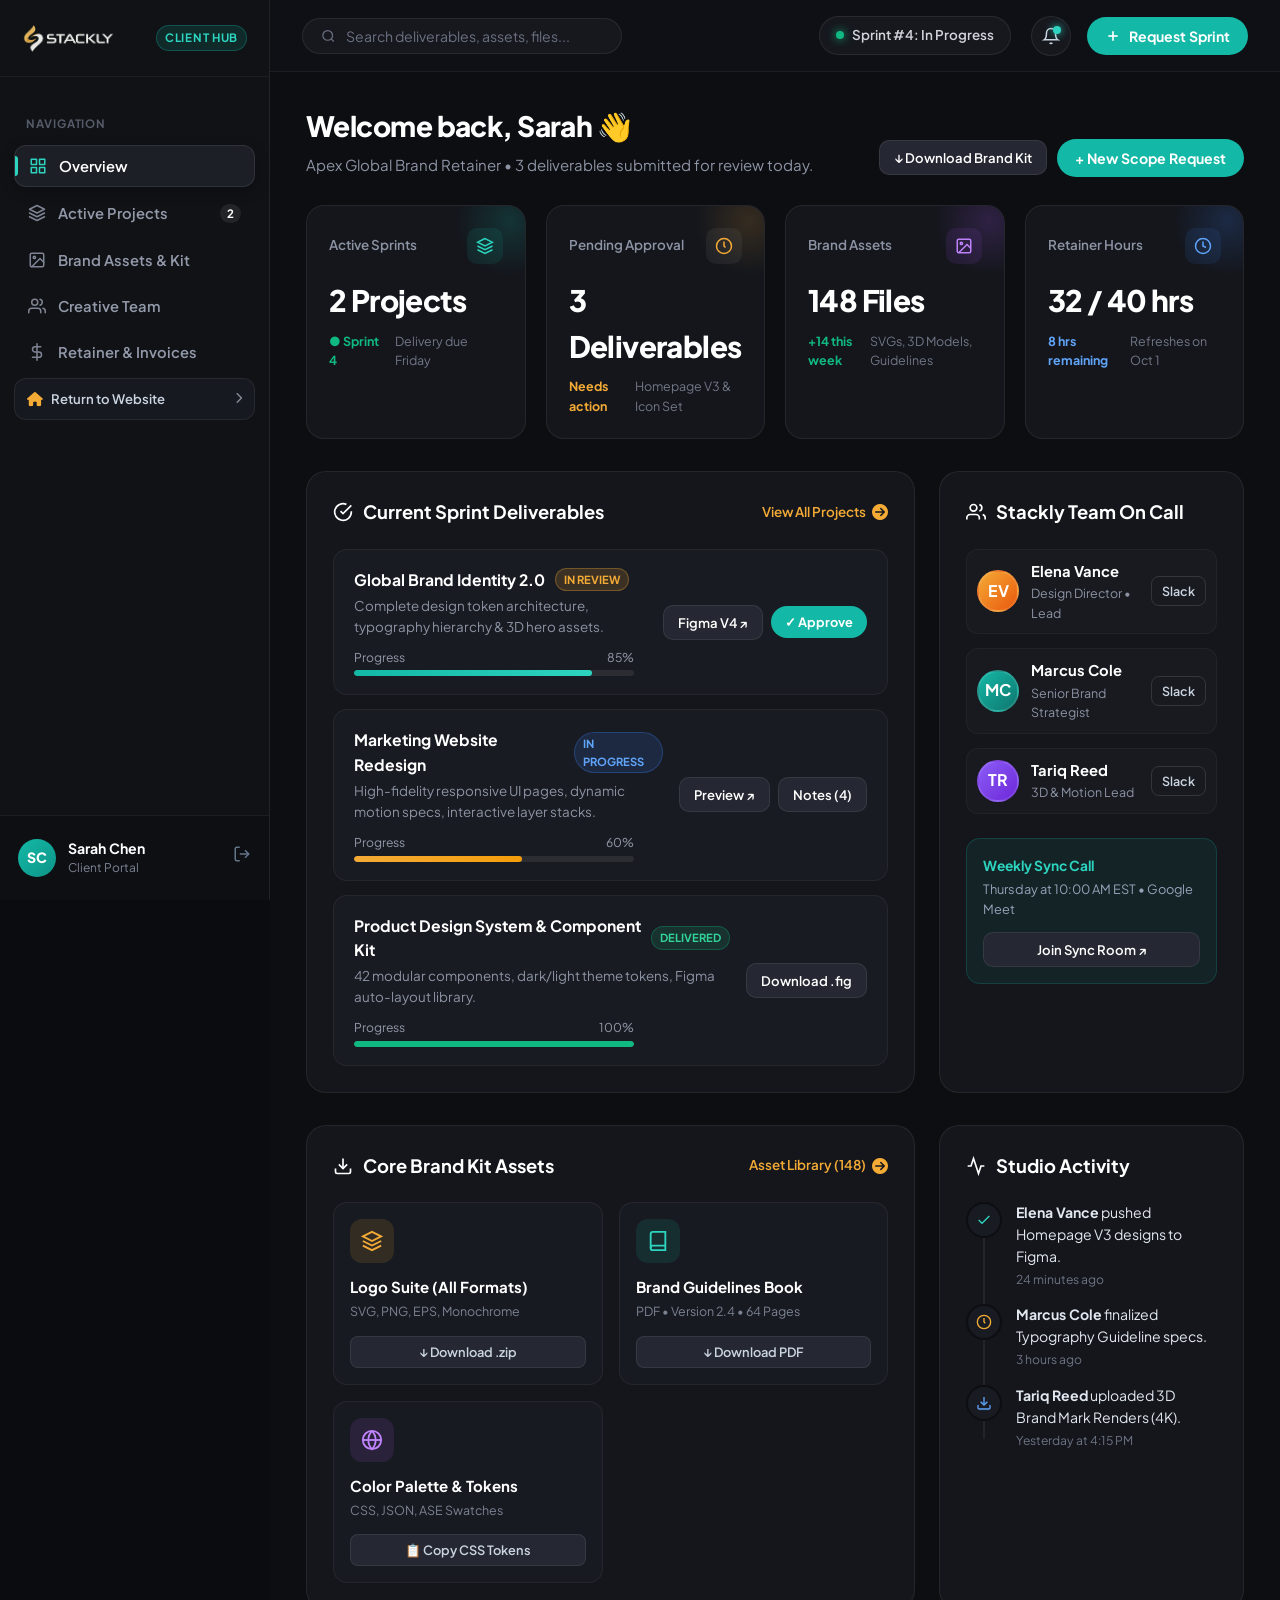
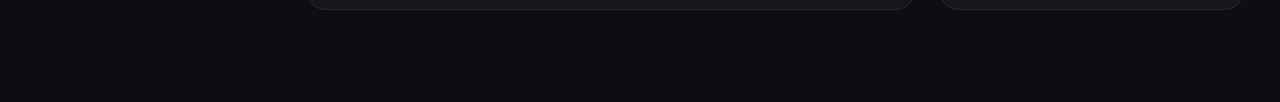
<file: user-dashboard.html>
<!DOCTYPE html>
<html lang="en">
<head>
  <meta charset="UTF-8">
  <meta name="viewport" content="width=device-width, initial-scale=1.0">
  <title>Client Portal — Stackly Creative Studio</title>
  <meta name="description" content="Manage your creative deliverables, brand kit assets, and design sprints with Stackly.">
  <meta name="theme-color" content="#111215">
  <link rel="preconnect" href="https://fonts.googleapis.com">
  <link rel="preconnect" href="https://fonts.gstatic.com" crossorigin>
  <link href="https://fonts.googleapis.com/css2?family=Plus+Jakarta+Sans:wght@400;500;600;700;800&display=swap" rel="stylesheet">
  <link rel="stylesheet" href="https://cdnjs.cloudflare.com/ajax/libs/font-awesome/6.5.1/css/all.min.css">
  <link rel="stylesheet" href="style.css">
  <link rel="stylesheet" href="dashboard.css">
</head>
<body class="dash-body">

  <div class="dash-layout">

    <!-- SIDEBAR -->
    <aside class="dash-sidebar" id="dashSidebar">
      <div class="dash-sidebar-header">
        <a href="index.html" class="dash-logo-wrap" aria-label="Stackly Home">
          <img src="images/logo.webp" alt="Stackly Logo" class="dash-logo-img">
        </a>
        <div style="display: flex; align-items: center; gap: 8px;">
          <span class="dash-badge dash-badge-user">Client Hub</span>
          <button type="button" class="dash-sidebar-close" id="dashSidebarClose" aria-label="Close menu">✕</button>
        </div>
      </div>

      <nav class="dash-sidebar-nav">
        <div class="dash-nav-section-title">Navigation</div>
        <button type="button" class="dash-nav-item nav-user active" data-tab="overview">
          <svg width="18" height="18" viewBox="0 0 24 24" fill="none" stroke="currentColor" stroke-linecap="round" stroke-linejoin="round"><rect x="3" y="3" width="7" height="7"></rect><rect x="14" y="3" width="7" height="7"></rect><rect x="14" y="14" width="7" height="7"></rect><rect x="3" y="14" width="7" height="7"></rect></svg>
          <span>Overview</span>
        </button>

        <button type="button" class="dash-nav-item nav-user" data-tab="projects">
          <svg width="18" height="18" viewBox="0 0 24 24" fill="none" stroke="currentColor" stroke-linecap="round" stroke-linejoin="round"><polygon points="12 2 2 7 12 12 22 7 12 2"></polygon><polyline points="2 17 12 22 22 17"></polyline><polyline points="2 12 12 17 22 12"></polyline></svg>
          <span>Active Projects</span>
          <span class="dash-nav-count">2</span>
        </button>

        <button type="button" class="dash-nav-item nav-user" data-tab="assets">
          <svg width="18" height="18" viewBox="0 0 24 24" fill="none" stroke="currentColor" stroke-linecap="round" stroke-linejoin="round"><rect x="3" y="3" width="18" height="18" rx="2" ry="2"></rect><circle cx="8.5" cy="8.5" r="1.5"></circle><polyline points="21 15 16 10 5 21"></polyline></svg>
          <span>Brand Assets &amp; Kit</span>
        </button>

        <button type="button" class="dash-nav-item nav-user" data-tab="team">
          <svg width="18" height="18" viewBox="0 0 24 24" fill="none" stroke="currentColor" stroke-linecap="round" stroke-linejoin="round"><path d="M17 21v-2a4 4 0 0 0-4-4H5a4 4 0 0 0-4 4v2"></path><circle cx="9" cy="7" r="4"></circle><path d="M23 21v-2a4 4 0 0 0-3-3.87"></path><path d="M16 3.13a4 4 0 0 1 0 7.75"></path></svg>
          <span>Creative Team</span>
        </button>

        <button type="button" class="dash-nav-item nav-user" data-tab="billing">
          <svg width="18" height="18" viewBox="0 0 24 24" fill="none" stroke="currentColor" stroke-linecap="round" stroke-linejoin="round"><line x1="12" y1="1" x2="12" y2="23"></line><path d="M17 5H9.5a3.5 3.5 0 0 0 0 7h5a3.5 3.5 0 0 1 0 7H6"></path></svg>
          <span>Retainer &amp; Invoices</span>
        </button>

        <a href="index.html" class="dash-role-switch" title="Back to main website">
          <span><i class="fa-solid fa-house"></i> Return to Website</span>
          <i class="fa-solid fa-chevron-right"></i>
        </a>
      </nav>

      <div class="dash-sidebar-footer">
        <div class="dash-user-card">
          <div class="dash-user-avatar avatar-teal" id="userAvatarInitials">SC</div>
          <div class="dash-user-meta">
            <div class="dash-user-name" id="userSidebarName">Sarah Chen</div>
            <div class="dash-user-role">Client Portal</div>
          </div>
          <a href="login.html" title="Log out" style="color: #64748b; margin-left: auto;">
            <svg width="18" height="18" viewBox="0 0 24 24" fill="none" stroke="currentColor" stroke-width="2"><path d="M9 21H5a2 2 0 0 1-2-2V5a2 2 0 0 1 2-2h4"></path><polyline points="16 17 21 12 16 7"></polyline><line x1="21" y1="12" x2="9" y2="12"></line></svg>
          </a>
        </div>
      </div>
    </aside>

    <!-- MOBILE DRAWER BACKDROP -->
    <div class="dash-sidebar-backdrop" id="dashSidebarBackdrop"></div>

    <!-- MAIN CONTENT -->
    <main class="dash-main">

      <!-- TOP NAV BAR -->
      <header class="dash-topbar">
        <div class="dash-topbar-left">
          <button type="button" class="dash-mobile-toggle" id="dashMobileToggle" aria-label="Toggle Navigation">
            <svg width="24" height="24" viewBox="0 0 24 24" fill="none" stroke="currentColor" stroke-width="2"><line x1="3" y1="12" x2="21" y2="12"></line><line x1="3" y1="6" x2="21" y2="6"></line><line x1="3" y1="18" x2="21" y2="18"></line></svg>
          </button>
          <div class="dash-search-box">
            <svg width="16" height="16" viewBox="0 0 24 24" fill="none" stroke="currentColor" stroke-width="2"><circle cx="11" cy="11" r="8"></circle><line x1="21" y1="21" x2="16.65" y2="16.65"></line></svg>
            <input type="text" id="userDashSearch" placeholder="Search deliverables, assets, files...">
          </div>
        </div>

        <div class="dash-topbar-right">
          <div class="dash-status-pill" style="margin-right: 4px;">
            <span class="dash-status-indicator"></span>
            <span>Sprint #4: In Progress</span>
          </div>

          <button type="button" class="dash-topbar-btn" id="notifBtn" aria-label="Notifications" onclick="window.location.href='404.html'">
            <svg width="18" height="18" viewBox="0 0 24 24" fill="none" stroke="currentColor" stroke-width="2"><path d="M18 8A6 6 0 0 0 6 8c0 7-3 9-3 9h18s-3-2-3-9"></path><path d="M13.73 21a2 2 0 0 1-3.46 0"></path></svg>
            <span class="dash-notif-dot" style="background:#2dd4bf; box-shadow:0 0 8px #2dd4bf;"></span>
          </button>

          <button type="button" class="dash-cta-btn dash-cta-btn-teal" id="requestSprintBtn" onclick="window.location.href='404.html'">
            <svg width="16" height="16" viewBox="0 0 24 24" fill="none" stroke="currentColor" stroke-width="2.5"><line x1="12" y1="5" x2="12" y2="19"></line><line x1="5" y1="12" x2="19" y2="12"></line></svg>
            <span>Request Sprint</span>
          </button>
        </div>
      </header>

      <!-- VIEW TAB 1: OVERVIEW (Default) -->
      <section class="dash-content" id="tab-overview">

        <!-- Welcome Banner -->
        <div class="dash-header-block">
          <div>
            <h1 class="dash-greeting-title" id="userGreeting">Welcome back, Sarah 👋</h1>
            <p class="dash-greeting-sub">Apex Global Brand Retainer • 3 deliverables submitted for review today.</p>
          </div>
          <div class="dash-header-actions">
            <button type="button" class="dash-project-action-btn" onclick="window.location.href='404.html'">
              ↓ Download Brand Kit
            </button>
            <button type="button" class="dash-cta-btn dash-cta-btn-teal" onclick="window.location.href='404.html'">
              + New Scope Request
            </button>
          </div>
        </div>

        <!-- 4 KPI Cards -->
        <div class="dash-stats-grid">
          <div class="dash-stat-card">
            <div class="dash-stat-glow dash-stat-glow-teal"></div>
            <div class="dash-stat-top">
              <span class="dash-stat-label">Active Sprints</span>
              <div class="dash-stat-icon-wrap dash-stat-icon-teal">
                <svg width="18" height="18" viewBox="0 0 24 24" fill="none" stroke="currentColor" stroke-width="2"><polygon points="12 2 2 7 12 12 22 7 12 2"></polygon><polyline points="2 17 12 22 22 17"></polyline><polyline points="2 12 12 17 22 12"></polyline></svg>
              </div>
            </div>
            <div class="dash-stat-value">2 Projects</div>
            <div class="dash-stat-foot">
              <span class="dash-trend-up">● Sprint 4</span>
              <span>Delivery due Friday</span>
            </div>
          </div>

          <div class="dash-stat-card">
            <div class="dash-stat-glow"></div>
            <div class="dash-stat-top">
              <span class="dash-stat-label">Pending Approval</span>
              <div class="dash-stat-icon-wrap">
                <svg width="18" height="18" viewBox="0 0 24 24" fill="none" stroke="currentColor" stroke-width="2"><circle cx="12" cy="12" r="10"></circle><polyline points="12 6 12 12 14 14"></polyline></svg>
              </div>
            </div>
            <div class="dash-stat-value">3 Deliverables</div>
            <div class="dash-stat-foot">
              <span style="color:#f4ab36; font-weight:700;">Needs action</span>
              <span>Homepage V3 &amp; Icon Set</span>
            </div>
          </div>

          <div class="dash-stat-card">
            <div class="dash-stat-glow dash-stat-glow-purple"></div>
            <div class="dash-stat-top">
              <span class="dash-stat-label">Brand Assets</span>
              <div class="dash-stat-icon-wrap dash-stat-icon-purple">
                <svg width="18" height="18" viewBox="0 0 24 24" fill="none" stroke="currentColor" stroke-width="2"><rect x="3" y="3" width="18" height="18" rx="2" ry="2"></rect><circle cx="8.5" cy="8.5" r="1.5"></circle><polyline points="21 15 16 10 5 21"></polyline></svg>
              </div>
            </div>
            <div class="dash-stat-value">148 Files</div>
            <div class="dash-stat-foot">
              <span class="dash-trend-up">+14 this week</span>
              <span>SVGs, 3D Models, Guidelines</span>
            </div>
          </div>

          <div class="dash-stat-card">
            <div class="dash-stat-glow dash-stat-glow-blue"></div>
            <div class="dash-stat-top">
              <span class="dash-stat-label">Retainer Hours</span>
              <div class="dash-stat-icon-wrap dash-stat-icon-blue">
                <svg width="18" height="18" viewBox="0 0 24 24" fill="none" stroke="currentColor" stroke-width="2"><circle cx="12" cy="12" r="10"></circle><polyline points="12 6 12 12 16 14"></polyline></svg>
              </div>
            </div>
            <div class="dash-stat-value">32 / 40 hrs</div>
            <div class="dash-stat-foot">
              <span style="color:#60a5fa; font-weight:700;">8 hrs remaining</span>
              <span>Refreshes on Oct 1</span>
            </div>
          </div>
        </div>

        <!-- 2 Column Section: Active Milestones + Assigned Studio Team -->
        <div class="dash-grid-2col">

          <!-- Left: Active Deliverables -->
          <div class="dash-card">
            <div class="dash-card-header">
              <h2 class="dash-card-title">
                <svg width="20" height="20" viewBox="0 0 24 24" fill="none" stroke="currentColor" stroke-width="2"><path d="M22 11.08V12a10 10 0 1 1-5.93-9.14"></path><polyline points="22 4 12 14.01 9 11.01"></polyline></svg>
                Current Sprint Deliverables
              </h2>
              <a href="#" class="dash-card-action" onclick="switchTab('projects'); return false;">View All Projects <i class="fa-solid fa-circle-arrow-right"></i></a>
            </div>

            <div class="dash-project-list">

              <!-- Item 1 -->
              <div class="dash-project-item">
                <div class="dash-project-info">
                  <div class="dash-project-name">
                    Global Brand Identity 2.0
                    <span class="dash-badge-status badge-in-progress">In Review</span>
                  </div>
                  <div class="dash-project-desc">Complete design token architecture, typography hierarchy &amp; 3D hero assets.</div>
                  <div class="dash-progress-wrap">
                    <div class="dash-progress-top">
                      <span>Progress</span>
                      <span>85%</span>
                    </div>
                    <div class="dash-progress-bar">
                      <div class="dash-progress-fill dash-progress-fill-teal" style="width: 85%;"></div>
                    </div>
                  </div>
                </div>
                <div class="dash-project-actions">
                  <button type="button" class="dash-project-action-btn" onclick="window.location.href='404.html'">
                    Figma V4 ↗
                  </button>
                  <button type="button" class="dash-cta-btn dash-cta-btn-teal" style="padding: 8px 14px; font-size: 0.8rem;" onclick="window.location.href='404.html'">
                    ✓ Approve
                  </button>
                </div>
              </div>

              <!-- Item 2 -->
              <div class="dash-project-item">
                <div class="dash-project-info">
                  <div class="dash-project-name">
                    Marketing Website Redesign
                    <span class="dash-badge-status badge-kickoff">In Progress</span>
                  </div>
                  <div class="dash-project-desc">High-fidelity responsive UI pages, dynamic motion specs, interactive layer stacks.</div>
                  <div class="dash-progress-wrap">
                    <div class="dash-progress-top">
                      <span>Progress</span>
                      <span>60%</span>
                    </div>
                    <div class="dash-progress-bar">
                      <div class="dash-progress-fill" style="width: 60%;"></div>
                    </div>
                  </div>
                </div>
                <div class="dash-project-actions">
                  <button type="button" class="dash-project-action-btn" onclick="window.location.href='404.html'">
                    Preview ↗
                  </button>
                  <button type="button" class="dash-project-action-btn" onclick="window.location.href='404.html'">
                    Notes (4)
                  </button>
                </div>
              </div>

              <!-- Item 3 -->
              <div class="dash-project-item">
                <div class="dash-project-info">
                  <div class="dash-project-name">
                    Product Design System &amp; Component Kit
                    <span class="dash-badge-status badge-completed">Delivered</span>
                  </div>
                  <div class="dash-project-desc">42 modular components, dark/light theme tokens, Figma auto-layout library.</div>
                  <div class="dash-progress-wrap">
                    <div class="dash-progress-top">
                      <span>Progress</span>
                      <span>100%</span>
                    </div>
                    <div class="dash-progress-bar">
                      <div class="dash-progress-fill" style="width: 100%; background: #10b981;"></div>
                    </div>
                  </div>
                </div>
                <button type="button" class="dash-project-action-btn" onclick="window.location.href='404.html'">
                  Download .fig
                </button>
              </div>

            </div>
          </div>

          <!-- Right: Assigned Creative Team -->
          <div class="dash-card">
            <div class="dash-card-header">
              <h2 class="dash-card-title">
                <svg width="20" height="20" viewBox="0 0 24 24" fill="none" stroke="currentColor" stroke-width="2"><path d="M16 21v-2a4 4 0 0 0-4-4H5a4 4 0 0 0-4 4v2"></path><circle cx="9" cy="7" r="4"></circle><path d="M23 21v-2a4 4 0 0 0-3-3.87"></path><path d="M16 3.13a4 4 0 0 1 0 7.75"></path></svg>
                Stackly Team On Call
              </h2>
            </div>

            <div class="dash-team-list">
              <div class="dash-team-member">
                <div class="dash-member-avatar" style="background: linear-gradient(135deg,#f4ab36,#ea580c);">EV</div>
                <div class="dash-member-info">
                  <div class="dash-member-name">Elena Vance</div>
                  <div class="dash-member-role">Design Director • Lead</div>
                </div>
                <button type="button" class="dash-member-slack" onclick="window.location.href='404.html'">Slack</button>
              </div>

              <div class="dash-team-member">
                <div class="dash-member-avatar" style="background: linear-gradient(135deg,#14b8a6,#0f766e);">MC</div>
                <div class="dash-member-info">
                  <div class="dash-member-name">Marcus Cole</div>
                  <div class="dash-member-role">Senior Brand Strategist</div>
                </div>
                <button type="button" class="dash-member-slack" onclick="window.location.href='404.html'">Slack</button>
              </div>

              <div class="dash-team-member">
                <div class="dash-member-avatar" style="background: linear-gradient(135deg,#8b5cf6,#6d28d9);">TR</div>
                <div class="dash-member-info">
                  <div class="dash-member-name">Tariq Reed</div>
                  <div class="dash-member-role">3D &amp; Motion Lead</div>
                </div>
                <button type="button" class="dash-member-slack" onclick="window.location.href='404.html'">Slack</button>
              </div>
            </div>

            <div style="margin-top: 24px; padding: 16px; background: rgba(20, 184, 166, 0.08); border: 1px solid rgba(20, 184, 166, 0.2); border-radius: 14px;">
              <div style="font-size: 0.86rem; font-weight: 700; color: #2dd4bf; margin-bottom: 4px;">Weekly Sync Call</div>
              <div style="font-size: 0.8rem; color: #94a3b8; margin-bottom: 12px;">Thursday at 10:00 AM EST • Google Meet</div>
              <button type="button" class="dash-project-action-btn" style="width: 100%; text-align: center;" onclick="window.location.href='404.html'">
                Join Sync Room ↗
              </button>
            </div>
          </div>

        </div>

        <!-- Row: Quick Brand Kit & Activity Feed -->
        <div class="dash-grid-2col">

          <!-- Left: Quick Brand Kit Downloads -->
          <div class="dash-card">
            <div class="dash-card-header">
              <h2 class="dash-card-title">
                <svg width="20" height="20" viewBox="0 0 24 24" fill="none" stroke="currentColor" stroke-width="2"><path d="M21 15v4a2 2 0 0 1-2 2H5a2 2 0 0 1-2-2v-4"></path><polyline points="7 10 12 15 17 10"></polyline><line x1="12" y1="15" x2="12" y2="3"></line></svg>
                Core Brand Kit Assets
              </h2>
              <a href="#" class="dash-card-action" onclick="switchTab('assets'); return false;">Asset Library (148) <i class="fa-solid fa-circle-arrow-right"></i></a>
            </div>

            <div class="dash-asset-grid">
              <div class="dash-asset-card">
                <div class="dash-asset-icon">
                  <svg width="22" height="22" viewBox="0 0 24 24" fill="none" stroke="currentColor" stroke-width="2"><polygon points="12 2 2 7 12 12 22 7 12 2"></polygon><polyline points="2 17 12 22 22 17"></polyline><polyline points="2 12 12 17 22 12"></polyline></svg>
                </div>
                <div>
                  <div class="dash-asset-name">Logo Suite (All Formats)</div>
                  <div class="dash-asset-meta">SVG, PNG, EPS, Monochrome</div>
                </div>
                <button type="button" class="dash-asset-btn" onclick="window.location.href='404.html'">
                  ↓ Download .zip
                </button>
              </div>

              <div class="dash-asset-card">
                <div class="dash-asset-icon" style="background: rgba(20, 184, 166, 0.12); color: #2dd4bf;">
                  <svg width="22" height="22" viewBox="0 0 24 24" fill="none" stroke="currentColor" stroke-width="2"><path d="M4 19.5A2.5 2.5 0 0 1 6.5 17H20"></path><path d="M6.5 2H20v20H6.5A2.5 2.5 0 0 1 4 19.5v-15A2.5 2.5 0 0 1 6.5 2z"></path></svg>
                </div>
                <div>
                  <div class="dash-asset-name">Brand Guidelines Book</div>
                  <div class="dash-asset-meta">PDF • Version 2.4 • 64 Pages</div>
                </div>
                <button type="button" class="dash-asset-btn" onclick="window.location.href='404.html'">
                  ↓ Download PDF
                </button>
              </div>

              <div class="dash-asset-card">
                <div class="dash-asset-icon" style="background: rgba(168, 85, 247, 0.12); color: #c084fc;">
                  <svg width="22" height="22" viewBox="0 0 24 24" fill="none" stroke="currentColor" stroke-width="2"><circle cx="12" cy="12" r="10"></circle><path d="M12 2a14.5 14.5 0 0 0 0 20 14.5 14.5 0 0 0 0-20"></path><path d="M2 12h20"></path></svg>
                </div>
                <div>
                  <div class="dash-asset-name">Color Palette &amp; Tokens</div>
                  <div class="dash-asset-meta">CSS, JSON, ASE Swatches</div>
                </div>
                <button type="button" class="dash-asset-btn" onclick="window.location.href='404.html'">
                  📋 Copy CSS Tokens
                </button>
              </div>
            </div>
          </div>

          <!-- Right: Live Activity Stream -->
          <div class="dash-card">
            <div class="dash-card-header">
              <h2 class="dash-card-title">
                <svg width="20" height="20" viewBox="0 0 24 24" fill="none" stroke="currentColor" stroke-width="2"><polyline points="22 12 18 12 15 21 9 3 6 12 2 12"></polyline></svg>
                Studio Activity
              </h2>
            </div>

            <div class="dash-feed-list">
              <div class="dash-feed-item">
                <div class="dash-feed-dot dash-feed-dot-teal">
                  <svg width="16" height="16" viewBox="0 0 24 24" fill="none" stroke="currentColor" stroke-width="2"><polyline points="20 6 9 17 4 12"></polyline></svg>
                </div>
                <div class="dash-feed-content">
                  <div class="dash-feed-text"><strong>Elena Vance</strong> pushed Homepage V3 designs to Figma.</div>
                  <div class="dash-feed-time">24 minutes ago</div>
                </div>
              </div>

              <div class="dash-feed-item">
                <div class="dash-feed-dot">
                  <svg width="16" height="16" viewBox="0 0 24 24" fill="none" stroke="currentColor" stroke-width="2"><circle cx="12" cy="12" r="10"></circle><polyline points="12 6 12 12 14 14"></polyline></svg>
                </div>
                <div class="dash-feed-content">
                  <div class="dash-feed-text"><strong>Marcus Cole</strong> finalized Typography Guideline specs.</div>
                  <div class="dash-feed-time">3 hours ago</div>
                </div>
              </div>

              <div class="dash-feed-item">
                <div class="dash-feed-dot" style="color: #60a5fa;">
                  <svg width="16" height="16" viewBox="0 0 24 24" fill="none" stroke="currentColor" stroke-width="2"><path d="M21 15v4a2 2 0 0 1-2 2H5a2 2 0 0 1-2-2v-4"></path><polyline points="7 10 12 15 17 10"></polyline><line x1="12" y1="15" x2="12" y2="3"></line></svg>
                </div>
                <div class="dash-feed-content">
                  <div class="dash-feed-text"><strong>Tariq Reed</strong> uploaded 3D Brand Mark Renders (4K).</div>
                  <div class="dash-feed-time">Yesterday at 4:15 PM</div>
                </div>
              </div>
            </div>
          </div>

        </div>

      </section>

      <!-- VIEW TAB 2: ACTIVE PROJECTS -->
      <section class="dash-content" id="tab-projects" style="display: none;">
        <div class="dash-header-block">
          <div>
            <h1 class="dash-greeting-title">Active Projects &amp; Sprints</h1>
            <p class="dash-greeting-sub">Track real-time sprint velocity, milestones, and deliverable handoffs.</p>
          </div>
          <button type="button" class="dash-cta-btn dash-cta-btn-teal" onclick="window.location.href='404.html'">
            + Request New Scope
          </button>
        </div>

        <div class="dash-card" style="margin-bottom: 24px;">
          <div class="dash-card-header">
            <div>
              <h2 class="dash-card-title">Project 1: Global Brand Identity 2.0</h2>
              <p style="color: #7b8292; font-size: 0.85rem; margin: 4px 0 0;">Estimated completion: Oct 14, 2024 • 85% Complete</p>
            </div>
            <span class="dash-badge-status badge-in-progress">In Review</span>
          </div>

          <div style="display: flex; flex-direction: column; gap: 12px; margin-top: 16px;">
            <div class="dash-milestone-item">
              <span style="font-weight: 600; font-size: 0.9rem;">✓ 1. Brand Strategy &amp; Core Positioning Matrix</span>
              <span style="color: #10b981; font-size: 0.8rem; font-weight: 700;">Approved</span>
            </div>
            <div class="dash-milestone-item">
              <span style="font-weight: 600; font-size: 0.9rem;">✓ 2. Logo Mark System (Primary, Compact, Monogram)</span>
              <span style="color: #10b981; font-size: 0.8rem; font-weight: 700;">Approved</span>
            </div>
            <div class="dash-milestone-item">
              <span style="font-weight: 600; font-size: 0.9rem;">⏳ 3. Color Token System &amp; Web Accessibility Contrast</span>
              <button type="button" class="dash-cta-btn dash-cta-btn-teal" style="padding: 6px 12px; font-size: 0.78rem;" onclick="window.location.href='404.html'">Approve Milestone</button>
            </div>
            <div class="dash-milestone-item">
              <span style="font-weight: 600; font-size: 0.9rem;">⏳ 4. Complete Brand Guidelines Manual (64-page PDF)</span>
              <span style="color: #f4ab36; font-size: 0.8rem; font-weight: 700;">Final Review</span>
            </div>
          </div>
        </div>

        <div class="dash-card">
          <div class="dash-card-header">
            <div>
              <h2 class="dash-card-title">Project 2: Marketing Web Experience &amp; CMS Design</h2>
              <p style="color: #7b8292; font-size: 0.85rem; margin: 4px 0 0;">Estimated completion: Nov 02, 2024 • 60% Complete</p>
            </div>
            <span class="dash-badge-status badge-kickoff">In Progress</span>
          </div>

          <div style="display: flex; flex-direction: column; gap: 12px; margin-top: 16px;">
            <div class="dash-milestone-item">
              <span style="font-weight: 600; font-size: 0.9rem;">✓ 1. Information Architecture &amp; User Journeys</span>
              <span style="color: #10b981; font-size: 0.8rem; font-weight: 700;">Approved</span>
            </div>
            <div class="dash-milestone-item">
              <span style="font-weight: 600; font-size: 0.9rem;">⏳ 2. Homepage &amp; Product Tour Wireframes (Desktop &amp; Mobile)</span>
              <button type="button" class="dash-project-action-btn" onclick="window.location.href='404.html'">Inspect Figma ↗</button>
            </div>
            <div class="dash-milestone-item">
              <span style="font-weight: 600; font-size: 0.9rem;">○ 3. Interactive WebGL &amp; Layer Stack Motion Prototypes</span>
              <span style="color: #64748b; font-size: 0.8rem; font-weight: 700;">Queued</span>
            </div>
          </div>
        </div>

        <!-- Section 1: Sprint Velocity & Burndown Pacing -->
        <div class="dash-card" style="margin-top: 24px;">
          <div class="dash-card-header">
            <div>
              <h2 class="dash-card-title"><i class="fa-solid fa-chart-line" style="color: #14b8a6; margin-right: 8px;"></i> Sprint Velocity &amp; Delivery Timeline</h2>
              <p style="color: #7b8292; font-size: 0.85rem; margin: 4px 0 0;">Q4 Sprint schedule and current burndown pacing.</p>
            </div>
            <span class="dash-badge-status badge-completed">94% On-Track</span>
          </div>

          <div class="dash-stats-grid" style="grid-template-columns: repeat(auto-fit, minmax(180px, 1fr)); margin-bottom: 20px;">
            <div class="dash-stat-card">
              <div class="dash-stat-label">Velocity Score</div>
              <div class="dash-stat-value" style="color: #14b8a6;">48 pts</div>
              <div class="dash-stat-foot"><span>Target: 45 pts / sprint</span></div>
            </div>
            <div class="dash-stat-card">
              <div class="dash-stat-label">Revision Rate</div>
              <div class="dash-stat-value" style="color: #f4ab36;">1.2 avg</div>
              <div class="dash-stat-foot"><span>Industry benchmark: 2.8</span></div>
            </div>
            <div class="dash-stat-card">
              <div class="dash-stat-label">Next Major Sign-off</div>
              <div class="dash-stat-value" style="font-size: 1.15rem; color: #fff;">Oct 04, 2024</div>
              <div class="dash-stat-foot"><span>Figma Hi-Fi Hand-off</span></div>
            </div>
          </div>

          <div style="background: rgba(255,255,255,0.02); border: 1px solid rgba(255,255,255,0.06); border-radius: 14px; padding: 18px 20px;">
            <div style="display: flex; justify-content: space-between; align-items: center; margin-bottom: 12px; flex-wrap: wrap; gap: 8px;">
              <span style="font-weight: 700; font-size: 0.9rem; color: #fff;">Sprint Workflow Phase</span>
              <span style="color: #14b8a6; font-size: 0.82rem; font-weight: 600;">Phase 3: Production &amp; Verification</span>
            </div>
            <div style="display: grid; grid-template-columns: repeat(5, 1fr); gap: 8px; text-align: center;">
              <div style="background: rgba(20,184,166,0.15); border: 1px solid rgba(20,184,166,0.4); border-radius: 8px; padding: 10px 6px;">
                <div style="color: #2dd4bf; font-weight: 700; font-size: 0.78rem;">1. Discovery</div>
                <div style="color: #64748b; font-size: 0.7rem; margin-top: 2px;">Completed</div>
              </div>
              <div style="background: rgba(20,184,166,0.15); border: 1px solid rgba(20,184,166,0.4); border-radius: 8px; padding: 10px 6px;">
                <div style="color: #2dd4bf; font-weight: 700; font-size: 0.78rem;">2. Concepts</div>
                <div style="color: #64748b; font-size: 0.7rem; margin-top: 2px;">Completed</div>
              </div>
              <div style="background: rgba(244,171,54,0.15); border: 1px solid rgba(244,171,54,0.4); border-radius: 8px; padding: 10px 6px;">
                <div style="color: #f4ab36; font-weight: 700; font-size: 0.78rem;">3. Production</div>
                <div style="color: #f4ab36; font-size: 0.7rem; margin-top: 2px;">Active Now</div>
              </div>
              <div style="background: rgba(255,255,255,0.03); border: 1px solid rgba(255,255,255,0.08); border-radius: 8px; padding: 10px 6px;">
                <div style="color: #94a3b8; font-weight: 600; font-size: 0.78rem;">4. Client Review</div>
                <div style="color: #64748b; font-size: 0.7rem; margin-top: 2px;">Queued</div>
              </div>
              <div style="background: rgba(255,255,255,0.03); border: 1px solid rgba(255,255,255,0.08); border-radius: 8px; padding: 10px 6px;">
                <div style="color: #94a3b8; font-weight: 600; font-size: 0.78rem;">5. Final Staging</div>
                <div style="color: #64748b; font-size: 0.7rem; margin-top: 2px;">Oct 14</div>
              </div>
            </div>
          </div>
        </div>

        <!-- Section 2: Open Feedback & Revision Queue -->
        <div class="dash-card" style="margin-top: 24px;">
          <div class="dash-card-header">
            <div>
              <h2 class="dash-card-title"><i class="fa-solid fa-comments" style="color: #8b5cf6; margin-right: 8px;"></i> Open Feedback &amp; Revision Queue</h2>
              <p style="color: #7b8292; font-size: 0.85rem; margin: 4px 0 0;">Items awaiting Apex Global comments or sign-offs.</p>
            </div>
            <button type="button" class="dash-cta-btn dash-cta-btn-teal" style="font-size: 0.8rem; padding: 7px 14px;" onclick="window.location.href='404.html'">+ Add Comment</button>
          </div>

          <div style="display: flex; flex-direction: column; gap: 12px;">
            <div class="dash-milestone-item" style="justify-content: space-between; align-items: center; flex-wrap: wrap; gap: 10px;">
              <div>
                <div style="font-weight: 600; font-size: 0.92rem; color: #fff;">Dark Mode Navigation Contrast Audit</div>
                <div style="color: #7b8292; font-size: 0.8rem; margin-top: 2px;">Added by Marcus Cole • 4 comments from Sarah Chen</div>
              </div>
              <div style="display: flex; gap: 10px; align-items: center;">
                <span class="dash-badge-status badge-in-progress">Needs Approval</span>
                <button type="button" class="dash-project-action-btn" onclick="window.location.href='404.html'">Open Thread ↗</button>
              </div>
            </div>

            <div class="dash-milestone-item" style="justify-content: space-between; align-items: center; flex-wrap: wrap; gap: 10px;">
              <div>
                <div style="font-weight: 600; font-size: 0.92rem; color: #fff;">3D Mesh Shimmer Animation Speed (Hero section)</div>
                <div style="color: #7b8292; font-size: 0.8rem; margin-top: 2px;">Added by Tariq Reed • Updated shader easing curve</div>
              </div>
              <div style="display: flex; gap: 10px; align-items: center;">
                <span class="dash-badge-status badge-completed">Review Ready</span>
                <button type="button" class="dash-project-action-btn" onclick="window.location.href='404.html'">Inspect Motion ↗</button>
              </div>
            </div>
          </div>
        </div>
      </section>

      <!-- VIEW TAB 3: BRAND ASSETS -->
      <section class="dash-content" id="tab-assets" style="display: none;">
        <div class="dash-header-block">
          <div>
            <h1 class="dash-greeting-title">Brand Asset Library</h1>
            <p class="dash-greeting-sub">Direct access to approved vectors, design tokens, fonts, and collateral.</p>
          </div>
          <button type="button" class="dash-cta-btn dash-cta-btn-teal" onclick="window.location.href='404.html'">
            ↓ Download Complete Kit (.ZIP)
          </button>
        </div>

        <!-- Color Palette Quick Copy -->
        <div class="dash-card" style="margin-bottom: 24px;">
          <h2 class="dash-card-title" style="margin-bottom: 16px;">Core Brand Color Palette (Click to Copy HEX)</h2>
          <div style="display: grid; grid-template-columns: repeat(auto-fill, minmax(140px, 1fr)); gap: 14px;">
            <div onclick="window.location.href='404.html'" style="background:#0D0E12; border:1px solid rgba(255,255,255,0.15); border-radius:12px; padding:18px 14px; cursor:pointer;">
              <div style="font-weight:700; font-size:0.85rem; color:#fff;">Obsidian</div>
              <div style="font-size:0.75rem; color:#94a3b8;">#0D0E12</div>
            </div>
            <div onclick="window.location.href='404.html'" style="background:#F4AB36; border-radius:12px; padding:18px 14px; cursor:pointer;">
              <div style="font-weight:700; font-size:0.85rem; color:#121316;">Apex Gold</div>
              <div style="font-size:0.75rem; color:#451a03;">#F4AB36</div>
            </div>
            <div onclick="window.location.href='404.html'" style="background:#14B8A6; border-radius:12px; padding:18px 14px; cursor:pointer;">
              <div style="font-weight:700; font-size:0.85rem; color:#fff;">Signal Teal</div>
              <div style="font-size:0.75rem; color:#134e4a;">#14B8A6</div>
            </div>
            <div onclick="window.location.href='404.html'" style="background:#8B5CF6; border-radius:12px; padding:18px 14px; cursor:pointer;">
              <div style="font-weight:700; font-size:0.85rem; color:#fff;">Iris Purple</div>
              <div style="font-size:0.75rem; color:#312e81;">#8B5CF6</div>
            </div>
            <div onclick="window.location.href='404.html'" style="background:#FFFFFF; border-radius:12px; padding:18px 14px; cursor:pointer;">
              <div style="font-weight:700; font-size:0.85rem; color:#121316;">Pure White</div>
              <div style="font-size:0.75rem; color:#64748b;">#FFFFFF</div>
            </div>
          </div>
        </div>

        <div class="dash-asset-grid">
          <div class="dash-asset-card">
            <div class="dash-asset-icon">SVG</div>
            <div class="dash-asset-name">Primary Horizontal Logo</div>
            <div class="dash-asset-meta">Scalable Vector • Dark &amp; Light</div>
            <button type="button" class="dash-asset-btn" onclick="window.location.href='404.html'">↓ Download SVG</button>
          </div>
          <div class="dash-asset-card">
            <div class="dash-asset-icon">SVG</div>
            <div class="dash-asset-name">Icon &amp; App Favicon Suite</div>
            <div class="dash-asset-meta">16px, 32px, 192px, 512px PNG/SVG</div>
            <button type="button" class="dash-asset-btn" onclick="window.location.href='404.html'">↓ Download ZIP</button>
          </div>
          <div class="dash-asset-card">
            <div class="dash-asset-icon" style="color:#2dd4bf;">PDF</div>
            <div class="dash-asset-name">Typography Licensing Spec</div>
            <div class="dash-asset-meta">Plus Jakarta Sans &amp; Syne Spec</div>
            <button type="button" class="dash-asset-btn" onclick="window.location.href='404.html'">↓ Download PDF</button>
          </div>
          <div class="dash-asset-card">
            <div class="dash-asset-icon" style="color:#c084fc;">3D</div>
            <div class="dash-asset-name">3D Hero Glass Shards (GLTF)</div>
            <div class="dash-asset-meta">Three.js / WebGL Ready Models</div>
            <button type="button" class="dash-asset-btn" onclick="window.location.href='404.html'">↓ Download GLTF</button>
          </div>
        </div>

        <!-- Section 1: Typography System & Font Specimen -->
        <div class="dash-card" style="margin-top: 24px;">
          <div class="dash-card-header">
            <div>
              <h2 class="dash-card-title"><i class="fa-solid fa-font" style="color: #f4ab36; margin-right: 8px;"></i> Brand Typography System &amp; Webfonts</h2>
              <p style="color: #7b8292; font-size: 0.85rem; margin: 4px 0 0;">Licensed typefaces configured for digital, print, and application UI.</p>
            </div>
            <button type="button" class="dash-project-action-btn" onclick="window.location.href='404.html'">Download Webfonts (.WOFF2)</button>
          </div>

          <div style="display: grid; grid-template-columns: repeat(auto-fit, minmax(280px, 1fr)); gap: 16px;">
            <div style="background: rgba(255,255,255,0.02); border: 1px solid rgba(255,255,255,0.07); border-radius: 14px; padding: 20px;">
              <span class="dash-badge-status" style="background: rgba(244,171,54,0.15); color: #f4ab36;">Primary Display Type</span>
              <div style="font-family: 'Plus Jakarta Sans', sans-serif; font-size: 1.6rem; font-weight: 800; color: #fff; margin: 12px 0 6px;">Plus Jakarta Sans</div>
              <div style="color: #94a3b8; font-size: 0.84rem; line-height: 1.5;">Modern geometric neo-grotesque with clean apertures, optimized for high-impact headlines and micro-copy readability.</div>
              <div style="display: flex; gap: 8px; margin-top: 14px; flex-wrap: wrap;">
                <span style="background: #1e2129; padding: 4px 10px; border-radius: 6px; font-size: 0.75rem; color: #cbd5e1;">Bold 700</span>
                <span style="background: #1e2129; padding: 4px 10px; border-radius: 6px; font-size: 0.75rem; color: #cbd5e1;">SemiBold 600</span>
                <span style="background: #1e2129; padding: 4px 10px; border-radius: 6px; font-size: 0.75rem; color: #cbd5e1;">Regular 400</span>
              </div>
            </div>

            <div style="background: rgba(255,255,255,0.02); border: 1px solid rgba(255,255,255,0.07); border-radius: 14px; padding: 20px;">
              <span class="dash-badge-status" style="background: rgba(20,184,166,0.15); color: #14b8a6;">Accent &amp; Hero Headline</span>
              <div style="font-family: 'Syne', sans-serif, system-ui; font-size: 1.6rem; font-weight: 800; color: #fff; margin: 12px 0 6px;">Syne Black Display</div>
              <div style="color: #94a3b8; font-size: 0.84rem; line-height: 1.5;">Expressive, distinctive display font with striking structural contrast, reserved for high-level hero statements and cover designs.</div>
              <div style="display: flex; gap: 8px; margin-top: 14px; flex-wrap: wrap;">
                <span style="background: #1e2129; padding: 4px 10px; border-radius: 6px; font-size: 0.75rem; color: #cbd5e1;">ExtraBold 800</span>
                <span style="background: #1e2129; padding: 4px 10px; border-radius: 6px; font-size: 0.75rem; color: #cbd5e1;">Display Regular</span>
              </div>
            </div>
          </div>
        </div>

        <!-- Section 2: Brand Guidelines & Usage Rules -->
        <div class="dash-card" style="margin-top: 24px;">
          <div class="dash-card-header">
            <div>
              <h2 class="dash-card-title"><i class="fa-solid fa-shield-halved" style="color: #10b981; margin-right: 8px;"></i> Brand Usage Rules &amp; Compliance</h2>
              <p style="color: #7b8292; font-size: 0.85rem; margin: 4px 0 0;">Core standards for marketing collateral, co-branding, and partners.</p>
            </div>
            <button type="button" class="dash-cta-btn dash-cta-btn-teal" style="font-size: 0.8rem; padding: 7px 14px;" onclick="window.location.href='404.html'">Open Brand Manual</button>
          </div>

          <div style="display: grid; grid-template-columns: repeat(auto-fit, minmax(260px, 1fr)); gap: 16px;">
            <div style="background: rgba(16,185,129,0.06); border: 1px solid rgba(16,185,129,0.25); border-radius: 14px; padding: 18px;">
              <div style="display: flex; align-items: center; gap: 8px; color: #10b981; font-weight: 700; margin-bottom: 8px;">
                <i class="fa-solid fa-circle-check"></i> Recommended Usage
              </div>
              <ul style="margin: 0; padding-left: 18px; color: #94a3b8; font-size: 0.83rem; line-height: 1.6;">
                <li>Maintain a minimum clear space equal to the height of the logo mark 'S'.</li>
                <li>Display primary logo mark on dark obsidian backgrounds (#0D0E12).</li>
                <li>Use vector SVG assets exclusively for high-density web displays.</li>
              </ul>
            </div>

            <div style="background: rgba(239,68,68,0.06); border: 1px solid rgba(239,68,68,0.25); border-radius: 14px; padding: 18px;">
              <div style="display: flex; align-items: center; gap: 8px; color: #ef4444; font-weight: 700; margin-bottom: 8px;">
                <i class="fa-solid fa-circle-xmark"></i> Prohibited Variations
              </div>
              <ul style="margin: 0; padding-left: 18px; color: #94a3b8; font-size: 0.83rem; line-height: 1.6;">
                <li>Do not stretch, skew, or rotate the logomark at non-standard angles.</li>
                <li>Do not apply unapproved gradient dropshadows or heavy bevel filters.</li>
                <li>Do not pair the logo mark with unverified third-party color palettes.</li>
              </ul>
            </div>
          </div>
        </div>
      </section>

      <!-- VIEW TAB 4: CREATIVE TEAM -->
      <section class="dash-content" id="tab-team" style="display: none;">
        <div class="dash-header-block">
          <div>
            <h1 class="dash-greeting-title">Your Dedicated Creative Pod</h1>
            <p class="dash-greeting-sub">Senior strategists and art directors assigned directly to Apex Global.</p>
          </div>
          <button type="button" class="dash-cta-btn dash-cta-btn-teal" onclick="window.location.href='404.html'">
            📅 Book 30-Min Strategy Call
          </button>
        </div>

        <div class="dash-cards-grid">
          <div class="dash-card">
            <div style="display: flex; gap: 16px; align-items: center; margin-bottom: 16px;">
              <div class="dash-member-avatar" style="width:56px; height:56px; font-size:1.2rem; background:linear-gradient(135deg,#f4ab36,#ea580c);">EV</div>
              <div>
                <h3 style="margin: 0; font-size: 1.1rem; color: #fff;">Elena Vance</h3>
                <p style="margin: 2px 0 0; color: #f4ab36; font-size: 0.85rem; font-weight: 600;">Creative Director &amp; Partner</p>
                <p style="margin: 2px 0 0; color: #64748b; font-size: 0.78rem;">New York, NY • In Office</p>
              </div>
            </div>
            <p style="color: #94a3b8; font-size: 0.86rem; line-height: 1.5; margin-bottom: 16px;">Overseeing total creative vision, brand hierarchy, and executive milestone reviews.</p>
            <button type="button" class="dash-project-action-btn" style="width: 100%; text-align: center;" onclick="window.location.href='404.html'">
              💬 Message Elena on Slack
            </button>
          </div>

          <div class="dash-card">
            <div style="display: flex; gap: 16px; align-items: center; margin-bottom: 16px;">
              <div class="dash-member-avatar" style="width:56px; height:56px; font-size:1.2rem; background:linear-gradient(135deg,#14b8a6,#0f766e);">MC</div>
              <div>
                <h3 style="margin: 0; font-size: 1.1rem; color: #fff;">Marcus Cole</h3>
                <p style="margin: 2px 0 0; color: #2dd4bf; font-size: 0.85rem; font-weight: 600;">Senior Brand Strategist</p>
                <p style="margin: 2px 0 0; color: #64748b; font-size: 0.78rem;">London, UK • In Office</p>
              </div>
            </div>
            <p style="color: #94a3b8; font-size: 0.86rem; line-height: 1.5; margin-bottom: 16px;">Leading brand positioning matrix, verbal identity, and competitive differentiation.</p>
            <button type="button" class="dash-project-action-btn" style="width: 100%; text-align: center;" onclick="window.location.href='404.html'">
              💬 Message Marcus on Slack
            </button>
          </div>

          <div class="dash-card">
            <div style="display: flex; gap: 16px; align-items: center; margin-bottom: 16px;">
              <div class="dash-member-avatar" style="width:56px; height:56px; font-size:1.2rem; background:linear-gradient(135deg,#8b5cf6,#6d28d9);">TR</div>
              <div>
                <h3 style="margin: 0; font-size: 1.1rem; color: #fff;">Tariq Reed</h3>
                <p style="margin: 2px 0 0; color: #c084fc; font-size: 0.85rem; font-weight: 600;">3D &amp; Motion Lead</p>
                <p style="margin: 2px 0 0; color: #64748b; font-size: 0.78rem;">San Francisco, CA • In Office</p>
              </div>
            </div>
            <p style="color: #94a3b8; font-size: 0.86rem; line-height: 1.5; margin-bottom: 16px;">Creating interactive WebGL shaders, kinetic typography, and product 3D assets.</p>
            <button type="button" class="dash-project-action-btn" style="width: 100%; text-align: center;" onclick="window.location.href='404.html'">
              💬 Message Tariq on Slack
            </button>
          </div>
        </div>

        <!-- Section 1: Scheduled Working Sessions & Design Syncs -->
        <div class="dash-card" style="margin-top: 24px;">
          <div class="dash-card-header">
            <div>
              <h2 class="dash-card-title"><i class="fa-solid fa-calendar-check" style="color: #f4ab36; margin-right: 8px;"></i> Scheduled Working Sessions &amp; Design Syncs</h2>
              <p style="color: #7b8292; font-size: 0.85rem; margin: 4px 0 0;">Dedicated calendar meetings between Apex Global and the Stackly creative pod.</p>
            </div>
            <button type="button" class="dash-cta-btn dash-cta-btn-teal" style="font-size: 0.8rem; padding: 7px 14px;" onclick="window.location.href='404.html'">+ Propose New Time</button>
          </div>

          <div style="display: flex; flex-direction: column; gap: 12px;">
            <div class="dash-milestone-item" style="justify-content: space-between; align-items: center; flex-wrap: wrap; gap: 12px;">
              <div style="display: flex; gap: 14px; align-items: center;">
                <div style="background: rgba(244,171,54,0.15); border: 1px solid rgba(244,171,54,0.3); border-radius: 10px; width: 44px; height: 44px; display: flex; flex-direction: column; align-items: center; justify-content: center; color: #f4ab36; font-weight: 800; font-size: 0.72rem; line-height: 1.1;">
                  <span>OCT</span>
                  <span style="font-size: 0.95rem;">02</span>
                </div>
                <div>
                  <div style="font-weight: 600; font-size: 0.92rem; color: #fff;">Sprint 4 Milestone Demo &amp; Review</div>
                  <div style="color: #7b8292; font-size: 0.8rem; margin-top: 2px;">10:00 AM – 10:45 AM EST • With Elena Vance &amp; Marcus Cole</div>
                </div>
              </div>
              <div style="display: flex; gap: 8px;">
                <button type="button" class="dash-project-action-btn" onclick="window.location.href='404.html'">Add to Google Cal</button>
                <button type="button" class="dash-cta-btn dash-cta-btn-teal" style="padding: 6px 14px; font-size: 0.8rem;" onclick="window.location.href='404.html'">Join Video Call</button>
              </div>
            </div>

            <div class="dash-milestone-item" style="justify-content: space-between; align-items: center; flex-wrap: wrap; gap: 12px;">
              <div style="display: flex; gap: 14px; align-items: center;">
                <div style="background: rgba(20,184,166,0.15); border: 1px solid rgba(20,184,166,0.3); border-radius: 10px; width: 44px; height: 44px; display: flex; flex-direction: column; align-items: center; justify-content: center; color: #2dd4bf; font-weight: 800; font-size: 0.72rem; line-height: 1.1;">
                  <span>OCT</span>
                  <span style="font-size: 0.95rem;">08</span>
                </div>
                <div>
                  <div style="font-weight: 600; font-size: 0.92rem; color: #fff;">WebGL &amp; Interaction Motion Lab Session</div>
                  <div style="color: #7b8292; font-size: 0.8rem; margin-top: 2px;">2:30 PM – 3:15 PM EST • With Tariq Reed</div>
                </div>
              </div>
              <div style="display: flex; gap: 8px;">
                <button type="button" class="dash-project-action-btn" onclick="window.location.href='404.html'">Add to Google Cal</button>
                <button type="button" class="dash-cta-btn dash-cta-btn-teal" style="padding: 6px 14px; font-size: 0.8rem;" onclick="window.location.href='404.html'">Join Video Call</button>
              </div>
            </div>
          </div>
        </div>

        <!-- Section 2: Studio Pod Bandwidth & Sprint Allocation -->
        <div class="dash-card" style="margin-top: 24px;">
          <div class="dash-card-header">
            <div>
              <h2 class="dash-card-title"><i class="fa-solid fa-clock" style="color: #2dd4bf; margin-right: 8px;"></i> Studio Pod Bandwidth &amp; Sprint Allocation</h2>
              <p style="color: #7b8292; font-size: 0.85rem; margin: 4px 0 0;">Dedicated creative capacity distribution for this month's retainer.</p>
            </div>
            <button type="button" class="dash-project-action-btn" onclick="window.location.href='404.html'">Request Bandwidth Add-on</button>
          </div>

          <div style="display: grid; grid-template-columns: repeat(auto-fit, minmax(200px, 1fr)); gap: 16px;">
            <div style="background: rgba(255,255,255,0.02); border: 1px solid rgba(255,255,255,0.06); border-radius: 12px; padding: 16px;">
              <div style="display: flex; justify-content: space-between; font-size: 0.82rem; margin-bottom: 8px;">
                <span style="color: #94a3b8;">Creative Direction (Elena)</span>
                <span style="color: #fff; font-weight: 700;">10 / 12 hrs</span>
              </div>
              <div class="dash-progress-bar"><div class="dash-progress-fill" style="width: 83%;"></div></div>
            </div>
            <div style="background: rgba(255,255,255,0.02); border: 1px solid rgba(255,255,255,0.06); border-radius: 12px; padding: 16px;">
              <div style="display: flex; justify-content: space-between; font-size: 0.82rem; margin-bottom: 8px;">
                <span style="color: #94a3b8;">Brand Strategy (Marcus)</span>
                <span style="color: #fff; font-weight: 700;">12 / 14 hrs</span>
              </div>
              <div class="dash-progress-bar"><div class="dash-progress-fill dash-progress-fill-teal" style="width: 86%;"></div></div>
            </div>
            <div style="background: rgba(255,255,255,0.02); border: 1px solid rgba(255,255,255,0.06); border-radius: 12px; padding: 16px;">
              <div style="display: flex; justify-content: space-between; font-size: 0.82rem; margin-bottom: 8px;">
                <span style="color: #94a3b8;">3D Motion &amp; Shader (Tariq)</span>
                <span style="color: #fff; font-weight: 700;">10 / 14 hrs</span>
              </div>
              <div class="dash-progress-bar"><div class="dash-progress-fill" style="width: 71%; background: #8b5cf6;"></div></div>
            </div>
          </div>
        </div>
      </section>

      <!-- VIEW TAB 5: BILLING & INVOICES -->
      <section class="dash-content" id="tab-billing" style="display: none;">
        <div class="dash-header-block">
          <div>
            <h1 class="dash-greeting-title">Retainer &amp; Billing History</h1>
            <p class="dash-greeting-sub">Apex Global • Monthly Dedicated Creative Pod ($25,000 / month)</p>
          </div>
          <button type="button" class="dash-project-action-btn" onclick="window.location.href='404.html'">
            Manage Payment Method ↗
          </button>
        </div>

        <div class="dash-card" style="margin-bottom: 24px;">
          <h2 class="dash-card-title" style="margin-bottom: 16px;">Past Invoices &amp; Receipts</h2>
          <div class="dash-table-wrap">
            <table class="dash-table">
              <thead>
                <tr>
                  <th>Invoice ID</th>
                  <th>Billing Period</th>
                  <th>Amount</th>
                  <th>Status</th>
                  <th>Receipt</th>
                </tr>
              </thead>
              <tbody>
                <tr>
                  <td style="font-weight:700;">#STK-2024-09</td>
                  <td>Sep 01 – Sep 30, 2024</td>
                  <td>$25,000.00</td>
                  <td><span class="dash-badge-status badge-completed">Paid</span></td>
                  <td><button type="button" class="dash-project-action-btn" onclick="window.location.href='404.html'">Download PDF</button></td>
                </tr>
                <tr>
                  <td style="font-weight:700;">#STK-2024-08</td>
                  <td>Aug 01 – Aug 31, 2024</td>
                  <td>$25,000.00</td>
                  <td><span class="dash-badge-status badge-completed">Paid</span></td>
                  <td><button type="button" class="dash-project-action-btn" onclick="window.location.href='404.html'">Download PDF</button></td>
                </tr>
                <tr>
                  <td style="font-weight:700;">#STK-2024-07</td>
                  <td>Jul 01 – Jul 31, 2024</td>
                  <td>$25,000.00</td>
                  <td><span class="dash-badge-status badge-completed">Paid</span></td>
                  <td><button type="button" class="dash-project-action-btn" onclick="window.location.href='404.html'">Download PDF</button></td>
                </tr>
              </tbody>
            </table>
          </div>
        </div>

        <!-- Section 1: Monthly Retainer Hours & Utilization -->
        <div class="dash-card" style="margin-top: 24px;">
          <div class="dash-card-header">
            <div>
              <h2 class="dash-card-title"><i class="fa-solid fa-chart-pie" style="color: #14b8a6; margin-right: 8px;"></i> September Retainer Utilization &amp; Rollover</h2>
              <p style="color: #7b8292; font-size: 0.85rem; margin: 4px 0 0;">Dedicated Monthly Retainer: 40 studio hours • 8 unused hours roll over automatically.</p>
            </div>
            <span class="dash-badge-status badge-completed">Healthy Usage</span>
          </div>

          <div class="dash-stats-grid" style="grid-template-columns: repeat(auto-fit, minmax(180px, 1fr)); margin-bottom: 20px;">
            <div class="dash-stat-card">
              <div class="dash-stat-label">Hours Utilized</div>
              <div class="dash-stat-value" style="color: #14b8a6;">32 hrs</div>
              <div class="dash-stat-foot"><span>80% of monthly quota</span></div>
            </div>
            <div class="dash-stat-card">
              <div class="dash-stat-label">Rollover Buffer</div>
              <div class="dash-stat-value" style="color: #f4ab36;">+8 hrs</div>
              <div class="dash-stat-foot"><span>Applies to October sprint</span></div>
            </div>
            <div class="dash-stat-card">
              <div class="dash-stat-label">Next Renewal Date</div>
              <div class="dash-stat-value" style="font-size: 1.15rem; color: #fff;">Oct 01, 2024</div>
              <div class="dash-stat-foot"><span>Auto-renews at $25k</span></div>
            </div>
          </div>

          <div style="background: rgba(255,255,255,0.02); border: 1px solid rgba(255,255,255,0.06); border-radius: 12px; padding: 18px 20px;">
            <div style="display: flex; justify-content: space-between; align-items: center; margin-bottom: 10px;">
              <span style="font-size: 0.85rem; font-weight: 700; color: #fff;">Monthly Retainer Cap (40 Hours)</span>
              <span style="font-size: 0.85rem; color: #14b8a6; font-weight: 700;">32 / 40 hrs logged</span>
            </div>
            <div class="dash-progress-bar" style="height: 10px;">
              <div class="dash-progress-fill dash-progress-fill-teal" style="width: 80%;"></div>
            </div>
          </div>
        </div>

        <!-- Section 2: Payment Method & Tax Information -->
        <div class="dash-card" style="margin-top: 24px;">
          <div class="dash-card-header">
            <div>
              <h2 class="dash-card-title"><i class="fa-solid fa-credit-card" style="color: #f4ab36; margin-right: 8px;"></i> Payment Method &amp; Tax Information</h2>
              <p style="color: #7b8292; font-size: 0.85rem; margin: 4px 0 0;">Corporate accounts payable settings and default invoice recipient.</p>
            </div>
            <button type="button" class="dash-project-action-btn" onclick="window.location.href='404.html'">Update Details</button>
          </div>

          <div style="display: grid; grid-template-columns: repeat(auto-fit, minmax(280px, 1fr)); gap: 16px;">
            <div style="background: rgba(255,255,255,0.02); border: 1px solid rgba(255,255,255,0.07); border-radius: 14px; padding: 18px;">
              <div style="display: flex; justify-content: space-between; align-items: center; margin-bottom: 12px;">
                <div style="display: flex; align-items: center; gap: 10px;">
                  <i class="fa-brands fa-cc-mastercard" style="font-size: 1.8rem; color: #f4ab36;"></i>
                  <div>
                    <div style="color: #fff; font-weight: 700; font-size: 0.92rem;">Mastercard Corporate •••• 4821</div>
                    <div style="color: #7b8292; font-size: 0.78rem;">Expires 09/27 • Default billing card</div>
                  </div>
                </div>
                <span class="dash-badge-status badge-completed">Active</span>
              </div>
              <div style="color: #94a3b8; font-size: 0.8rem;">Auto-charge enabled on the 1st of each calendar month.</div>
            </div>

            <div style="background: rgba(255,255,255,0.02); border: 1px solid rgba(255,255,255,0.07); border-radius: 14px; padding: 18px;">
              <div style="color: #fff; font-weight: 700; font-size: 0.92rem; margin-bottom: 6px;">Billing Entity &amp; Tax ID</div>
              <div style="color: #cbd5e1; font-size: 0.85rem;">Apex Global Ventures Inc.</div>
              <div style="color: #7b8292; font-size: 0.8rem; margin-top: 4px;">Tax ID: US-EIN-92-3849102 • billing@apexglobal.com</div>
              <div style="color: #7b8292; font-size: 0.8rem; margin-top: 2px;">One World Trade Center, Suite 74B, New York, NY</div>
            </div>
          </div>
        </div>
      </section>

    </main>

  </div>

  <!-- SPRINT REQUEST MODAL -->
  <div class="dash-modal-backdrop" id="sprintModal">
    <div class="dash-modal">
      <div class="dash-modal-header">
        <h3 class="dash-modal-title">Request Design Sprint / Scope</h3>
        <button type="button" class="dash-modal-close" onclick="window.location.href='404.html'">✕</button>
      </div>
      <div class="dash-modal-body">
        <div class="dash-form-group">
          <label class="dash-form-label">Sprint Objective / Deliverable Name</label>
          <input type="text" id="sprintTitle" class="dash-form-input" placeholder="e.g. Investor Deck Template or App Icon Redesign">
        </div>
        <div class="dash-form-group">
          <label class="dash-form-label">Category</label>
          <select class="dash-form-select" id="sprintCategory">
            <option>Brand Identity &amp; System</option>
            <option>Marketing Website Page</option>
            <option>3D &amp; Motion Asset</option>
            <option>Packaging &amp; Physical Collateral</option>
          </select>
        </div>
        <div class="dash-form-group">
          <label class="dash-form-label">Brief &amp; Context</label>
          <textarea class="dash-form-textarea" id="sprintDetails" placeholder="Describe the goal, target audience, and any reference links..."></textarea>
        </div>
      </div>
      <div class="dash-modal-footer">
        <button type="button" class="dash-project-action-btn" onclick="window.location.href='404.html'">Cancel</button>
        <button type="button" class="dash-cta-btn dash-cta-btn-teal" onclick="window.location.href='404.html'">Submit Request</button>
      </div>
    </div>
  </div>

  <!-- TOAST NOTIFICATION -->
  <div class="dash-toast" id="dashToast">
    <svg class="dash-toast-icon" width="20" height="20" viewBox="0 0 24 24" fill="none" stroke="currentColor" stroke-width="2.5"><polyline points="20 6 9 17 4 12"></polyline></svg>
    <span id="dashToastMsg">Action completed successfully!</span>
  </div>

  <script>
        // All action and feature buttons redirect to 404 page (except sidebar navigation tabs and mobile toggle)
    document.addEventListener('click', function(e) {
      const btn = e.target.closest('button, .dash-cta-btn, .dash-project-action-btn, .dash-asset-btn, .dash-member-slack, .dash-topbar-btn');
      if (!btn) return;
      if (btn.classList.contains('dash-nav-item') || btn.id === 'dashMobileToggle' || btn.id === 'dashSidebarClose') {
        return;
      }
      e.preventDefault();
      window.location.href = '404.html';
    });

    // Tab switching
    const navItems = document.querySelectorAll('.dash-nav-item');
    const tabSections = {
      overview: document.getElementById('tab-overview'),
      projects: document.getElementById('tab-projects'),
      assets: document.getElementById('tab-assets'),
      team: document.getElementById('tab-team'),
      billing: document.getElementById('tab-billing'),
    };

    function switchTab(targetTab) {
      navItems.forEach(item => {
        if (item.getAttribute('data-tab') === targetTab) {
          item.classList.add('active');
        } else {
          item.classList.remove('active');
        }
      });
      Object.keys(tabSections).forEach(tab => {
        if (tabSections[tab]) {
          tabSections[tab].style.display = (tab === targetTab) ? 'block' : 'none';
        }
      });
      window.scrollTo({ top: 0, behavior: 'smooth' });
      if (window.innerWidth <= 900) {
        closeMobileSidebar();
      }
    }

    navItems.forEach(item => {
      item.addEventListener('click', () => {
        const tab = item.getAttribute('data-tab');
        if (tab) switchTab(tab);
      });
    });

    // Mobile sidebar toggle & backdrop
    const mobileToggle = document.getElementById('dashMobileToggle');
    const sidebar = document.getElementById('dashSidebar');
    const sidebarClose = document.getElementById('dashSidebarClose');
    const sidebarBackdrop = document.getElementById('dashSidebarBackdrop');

    function openMobileSidebar() {
      if (sidebar) sidebar.classList.add('open');
      if (sidebarBackdrop) sidebarBackdrop.classList.add('open');
      document.body.style.overflow = 'hidden';
    }

    function closeMobileSidebar() {
      if (sidebar) sidebar.classList.remove('open');
      if (sidebarBackdrop) sidebarBackdrop.classList.remove('open');
      document.body.style.overflow = '';
    }

    if (mobileToggle) mobileToggle.addEventListener('click', openMobileSidebar);
    if (sidebarClose) sidebarClose.addEventListener('click', closeMobileSidebar);
    if (sidebarBackdrop) sidebarBackdrop.addEventListener('click', closeMobileSidebar);

    // Toast
    let toastTimeout;
    function triggerToast(msg) {
      const toast = document.getElementById('dashToast');
      const text = document.getElementById('dashToastMsg');
      if (!toast || !text) return;
      text.textContent = msg;
      toast.classList.add('show');
      clearTimeout(toastTimeout);
      toastTimeout = setTimeout(() => {
        toast.classList.remove('show');
      }, 3200);
    }

    function approveDeliverable(btn) {
      btn.textContent = '✓ Approved!';
      btn.style.background = '#10b981';
      btn.style.color = '#ffffff';
      btn.disabled = true;
      triggerToast('Milestone approved! Notified Elena Vance and team.');
    }

    function copyHexTokens() {
      navigator.clipboard?.writeText(':root { --apex-obsidian: #0D0E12; --apex-gold: #F4AB36; --apex-teal: #14B8A6; --apex-purple: #8B5CF6; }');
      triggerToast('CSS Design Tokens copied to clipboard!');
    }

    function copyText(val, name) {
      navigator.clipboard?.writeText(val);
      triggerToast(name + ' (' + val + ') copied to clipboard!');
    }

    // Modal
    const sprintModal = document.getElementById('sprintModal');
    const requestBtn = document.getElementById('requestSprintBtn');
    function openSprintModal() {
      if (sprintModal) sprintModal.classList.add('open');
    }
    function closeSprintModal() {
      if (sprintModal) sprintModal.classList.remove('open');
    }
    // requestBtn redirects directly to 404.html
    // if (requestBtn) requestBtn.addEventListener('click', openSprintModal);

    function submitSprint() {
      const title = document.getElementById('sprintTitle')?.value;
      closeSprintModal();
      triggerToast('Sprint request submitted for "' + (title || 'New Deliverable') + '"!');
      if (document.getElementById('sprintTitle')) document.getElementById('sprintTitle').value = '';
    }

    // Search filter
    const searchInput = document.getElementById('userDashSearch');
    if (searchInput) {
      searchInput.addEventListener('input', (e) => {
        const query = e.target.value.toLowerCase().trim();
        const items = document.querySelectorAll('.dash-project-item, .dash-asset-card');
        items.forEach(el => {
          const text = el.textContent.toLowerCase();
          el.style.display = text.includes(query) ? '' : 'none';
        });
      });
    }

    // --- Populate profile from login ---
    (function() {
      const email = localStorage.getItem('stackly_user_email') || '';
      if (!email) return;
      // Derive display name from email (part before @)
      const raw = email.split('@')[0];
      const displayName = raw
        .replace(/[._\-]/g, ' ')
        .replace(/\b\w/g, c => c.toUpperCase());
      const initials = displayName.split(' ').map(w => w[0]).join('').slice(0, 2).toUpperCase();
      const nameEl = document.getElementById('userSidebarName');
      const avatarEl = document.getElementById('userAvatarInitials');
      const greetingEl = document.getElementById('userGreeting');
      const firstName = displayName.split(' ')[0];
      if (nameEl) nameEl.textContent = displayName;
      if (avatarEl) avatarEl.textContent = initials;
      if (greetingEl) greetingEl.textContent = 'Welcome back, ' + firstName + ' \uD83D\uDC4B';
    })();
  </script>
</body>
</html>
</file>
<file: style.css>
/* ==========================================================================
   STACKLY - Brand Strategy & Creative Studio
   Design System & Master Stylesheet
   ========================================================================== */

:root {
  /* Color Palette */
  --bg-dark: #111215;
  --bg-dark-card: #191b20;
  --bg-dark-card-hover: #21242b;
  --border-dark: rgba(255, 255, 255, 0.08);
  --border-dark-hover: rgba(255, 255, 255, 0.18);
  
  --bg-light: #f3f3f5;
  --bg-light-pure: #ffffff;
  --border-light: rgba(0, 0, 0, 0.08);
  --border-light-hover: rgba(0, 0, 0, 0.15);
  
  --text-dark-primary: #ffffff;
  --text-dark-secondary: #9ea3ae;
  --text-dark-muted: #656a76;
  
  --text-light-primary: #121316;
  --text-light-secondary: #606470;
  --text-light-muted: #8c919d;
  
  --accent-gold: #f4ab36;
  --accent-gold-hover: #e09927;
  --accent-gold-glow: rgba(244, 171, 54, 0.35);
  
  --layer-teal: #2f6558;
  --layer-teal-light: #3a7c6c;
  --layer-gold: #c98b27;
  --layer-gold-bright: #f0a836;
  --layer-white: #f5f6f8;
  --layer-dark: #22242a;
  
  /* Typography */
  --font-main: 'Plus Jakarta Sans', -apple-system, BlinkMacSystemFont, 'Segoe UI', Roboto, sans-serif;
  --font-display: 'Plus Jakarta Sans', sans-serif;
  
  /* Transitions & Curves */
  --ease-smooth: cubic-bezier(0.16, 1, 0.3, 1);
  --ease-spring: cubic-bezier(0.34, 1.56, 0.64, 1);
  --transition-fast: 0.2s var(--ease-smooth);
  --transition-base: 0.35s var(--ease-smooth);
  --transition-slow: 0.6s var(--ease-smooth);
  
  /* Radius & Shadows */
  --radius-sm: 8px;
  --radius-md: 14px;
  --radius-lg: 20px;
  --radius-xl: 28px;
  --radius-full: 9999px;
  
  --shadow-sm: 0 2px 8px rgba(0, 0, 0, 0.06);
  --shadow-md: 0 10px 30px rgba(0, 0, 0, 0.08);
  --shadow-lg: 0 20px 50px rgba(0, 0, 0, 0.14);
  --shadow-glow: 0 0 40px var(--accent-gold-glow);
  --shadow-hero-card: 0 25px 60px rgba(0, 0, 0, 0.45);
}

/* Base Reset */
*, *::before, *::after {
  box-sizing: border-box;
  margin: 0;
  padding: 0;
}

html {
  scroll-behavior: smooth;
  -webkit-font-smoothing: antialiased;
  -moz-osx-font-smoothing: grayscale;
  font-size: 16px;
}

body {
  font-family: var(--font-main);
  background-color: var(--bg-dark);
  color: var(--text-dark-primary);
  line-height: 1.55;
  overflow-x: hidden;
}

img {
  max-width: 100%;
  height: auto;
  display: block;
}

a {
  color: inherit;
  text-decoration: none;
}

button, input, textarea, select {
  font-family: inherit;
  font-size: inherit;
  border: none;
  outline: none;
  background: none;
}

ul, ol {
  list-style: none;
}

/* Layout Utilities */
.container {
  width: 100%;
  max-width: 1240px;
  margin: 0 auto;
  padding: 0 28px;
}

@media (max-width: 768px) {
  .container {
    padding: 0 20px;
  }
}

/* Button Component Styles */
.btn {
  display: inline-flex;
  align-items: center;
  justify-content: center;
  gap: 10px;
  font-weight: 600;
  border-radius: var(--radius-full);
  cursor: pointer;
  transition: all var(--transition-fast);
  white-space: nowrap;
}

.btn-primary {
  background: var(--accent-gold);
  color: #121316;
  padding: 13px 28px;
  font-size: 0.95rem;
  box-shadow: 0 4px 18px rgba(244, 171, 54, 0.25);
}

.btn-primary:hover {
  background: var(--accent-gold-hover);
  transform: translateY(-2px);
  box-shadow: 0 8px 25px rgba(244, 171, 54, 0.35);
}

.btn-secondary {
  background: rgba(255, 255, 255, 0.07);
  color: #fff;
  border: 1px solid var(--border-dark);
  padding: 13px 28px;
  font-size: 0.95rem;
}

.btn-secondary:hover {
  background: rgba(255, 255, 255, 0.12);
  border-color: rgba(255, 255, 255, 0.2);
  transform: translateY(-2px);
}

.btn-ghost-dark {
  color: #d1d5db;
  padding: 10px 20px;
  font-size: 0.92rem;
  transition: color var(--transition-fast);
}

.btn-ghost-dark:hover {
  color: #ffffff;
}

/* Arrow Icon Button */
.arrow-circle-btn {
  width: 44px;
  height: 44px;
  border-radius: 50%;
  background: rgba(255, 255, 255, 0.18);
  backdrop-filter: blur(10px);
  -webkit-backdrop-filter: blur(10px);
  display: inline-flex;
  align-items: center;
  justify-content: center;
  color: #ffffff;
  transition: all var(--transition-base);
  border: 1px solid rgba(255, 255, 255, 0.25);
  text-decoration: none;
  cursor: pointer;
}

.arrow-circle-btn svg {
  transition: transform var(--transition-base);
}

.card:hover .arrow-circle-btn,
.case-card:hover .arrow-circle-btn,
.case-card-featured:hover .arrow-circle-btn,
.case-card-small:hover .arrow-circle-btn {
  background: rgba(255, 255, 255, 0.3);
  color: #ffffff;
  transform: scale(1.05);
}

.card:hover .arrow-circle-btn svg,
.case-card:hover .arrow-circle-btn svg,
.case-card-featured:hover .arrow-circle-btn svg,
.case-card-small:hover .arrow-circle-btn svg {
  transform: translate(2px, -2px);
}

.arrow-circle-btn:hover {
  background: #ffffff !important;
  color: #121316 !important;
  transform: scale(1.14) !important;
  box-shadow: 0 8px 24px rgba(0, 0, 0, 0.25);
}

.arrow-circle-btn:active {
  transform: scale(0.96) !important;
}

/* Section Header Typography */
.section-header-split {
  display: flex;
  justify-content: space-between;
  align-items: flex-start;
  gap: 40px;
  margin-bottom: 56px;
}

.section-title {
  font-size: clamp(2.1rem, 3.8vw, 3.2rem);
  font-weight: 700;
  letter-spacing: -0.035em;
  line-height: 1.12;
}

.section-subtitle {
  font-size: clamp(1rem, 1.25vw, 1.15rem);
  line-height: 1.6;
  max-width: 440px;
  margin-left: auto;
  font-weight: 400;
}

@media (max-width: 860px) {
  .section-header-split {
    flex-direction: column;
    gap: 18px;
    margin-bottom: 40px;
  }
  .section-subtitle {
    margin-left: 0;
    max-width: 100%;
  }
}

/* ==========================================================================
   NAVIGATION
   ========================================================================== */
.site-header {
  position: fixed;
  top: 0;
  left: 0;
  right: 0;
  z-index: 1000;
  padding: 20px 0;
  transition: all var(--transition-base);
  background: transparent;
}

.site-header.scrolled {
  padding: 14px 0;
  background: rgba(17, 18, 21, 0.88);
  backdrop-filter: blur(16px);
  -webkit-backdrop-filter: blur(16px);
  border-bottom: 1px solid rgba(255, 255, 255, 0.07);
  box-shadow: 0 10px 30px rgba(0, 0, 0, 0.35);
}

.nav-inner {
  display: flex;
  align-items: center;
  justify-content: space-between;
}

.brand-logo-wrap {
  display: flex;
  align-items: center;
  gap: 10px;
}

.brand-logo-img {
  height: 28px;
  width: auto;
  object-fit: contain;
}

.nav-center-menu {
  display: flex;
  align-items: center;
  gap: 32px;
}

.nav-link {
  font-size: 0.92rem;
  font-weight: 500;
  color: #a0a5b2;
  position: relative;
  transition: color var(--transition-fast);
  padding: 6px 0;
}

.nav-link.active,
.nav-link:hover {
  color: #ffffff;
}

.nav-link.active::after {
  content: '';
  position: absolute;
  bottom: 0;
  left: 50%;
  transform: translateX(-50%);
  width: 16px;
  height: 2px;
  border-radius: 2px;
  background: var(--accent-gold);
}

.nav-actions {
  display: flex;
  align-items: center;
  gap: 16px;
}

.nav-btn-pill {
  padding: 10px 22px;
  font-size: 0.9rem;
}

/* Mobile Hamburger Toggle */
.mobile-nav-toggle {
  display: none;
  background: none;
  border: none;
  cursor: pointer;
  padding: 8px;
  z-index: 1010;
  color: #fff;
}

.hamburger-bars {
  width: 24px;
  height: 18px;
  position: relative;
  display: flex;
  flex-direction: column;
  justify-content: space-between;
}

.hamburger-bars span {
  display: block;
  height: 2px;
  width: 100%;
  background: #ffffff;
  border-radius: 2px;
  transition: all var(--transition-base);
}

.mobile-nav-toggle.open span:nth-child(1) {
  transform: translateY(8px) rotate(45deg);
}

.mobile-nav-toggle.open span:nth-child(2) {
  opacity: 0;
}

.mobile-nav-toggle.open span:nth-child(3) {
  transform: translateY(-8px) rotate(-45deg);
}

/* Mobile Menu Drawer */
.mobile-drawer {
  position: fixed;
  top: 0;
  left: 0;
  right: 0;
  bottom: 0;
  background: rgba(17, 18, 21, 0.98);
  backdrop-filter: blur(24px);
  -webkit-backdrop-filter: blur(24px);
  z-index: 1005;
  display: flex;
  flex-direction: column;
  justify-content: center;
  align-items: center;
  padding: 40px 24px;
  opacity: 0;
  pointer-events: none;
  transform: translateY(-20px);
  transition: all var(--transition-base);
}

.mobile-drawer.open {
  opacity: 1;
  pointer-events: auto;
  transform: translateY(0);
}

.mobile-drawer-links {
  display: flex;
  flex-direction: column;
  align-items: center;
  gap: 28px;
  margin-bottom: 40px;
}

.mobile-drawer-link {
  font-size: 1.5rem;
  font-weight: 600;
  color: #a0a5b2;
  transition: color var(--transition-fast);
}

.mobile-drawer-link:hover,
.mobile-drawer-link.active {
  color: var(--accent-gold);
}

.mobile-drawer-actions {
  display: flex;
  flex-direction: column;
  gap: 16px;
  width: 100%;
  max-width: 280px;
}

/* ---- Mobile Drawer Close Button ---- */
.mobile-drawer-close {
  position: absolute;
  top: 24px;
  right: 24px;
  width: 46px;
  height: 46px;
  border-radius: 50%;
  background: rgba(255, 255, 255, 0.07);
  border: 1px solid rgba(255, 255, 255, 0.14);
  color: #c4c8d3;
  display: flex;
  align-items: center;
  justify-content: center;
  cursor: pointer;
  transition: all var(--transition-base);
  /* Start rotated — animates in when drawer opens */
  opacity: 0;
  transform: rotate(-90deg) scale(0.7);
}

.mobile-drawer.open .mobile-drawer-close {
  opacity: 1;
  transform: rotate(0deg) scale(1);
  transition-delay: 0.15s;
}

.mobile-drawer-close:hover {
  background: rgba(255, 255, 255, 0.14);
  border-color: rgba(255, 255, 255, 0.28);
  color: #ffffff;
  transform: rotate(90deg) scale(1.1) !important;
}

.mobile-drawer-close svg {
  pointer-events: none;
}


@media (max-width: 900px) {
  .nav-center-menu,
  .nav-actions {
    display: none;
  }
  .mobile-nav-toggle {
    display: block;
  }
}

/* ==========================================================================
   HERO SECTION
   ========================================================================== */
.hero-section {
  position: relative;
  min-height: 100vh;
  padding-top: 150px;
  padding-bottom: 100px;
  background: #0d0e11; /* fallback while images load */
  overflow: hidden;
  display: flex;
  align-items: center;
}

/* ── Slideshow container ─────────────────────────────── */
.hero-slideshow {
  position: absolute;
  inset: 0;
  z-index: 0;
  overflow: hidden;
}

/* Each slide: full-cover image, stacked */
.hero-slide {
  position: absolute;
  inset: 0;
  opacity: 0;
  will-change: opacity, transform;
}

.hero-slide img {
  width: 100%;
  height: 100%;
  object-fit: cover;
  object-position: center;
  display: block;
  pointer-events: none;
  user-select: none;
}

/* ── Per-slide staggered crossfade animations ────────── */
/*
  Total cycle  = 18s  (6s visible + 12s hidden per slide × 3)
  Slide 1: visible 0–6s,  fades out at 6s,  hidden until 18s → restart
  Slide 2: delay 6s  → visible 6–12s
  Slide 3: delay 12s → visible 12–18s
*/

.hero-slide--1 { animation: heroSlide 18s ease-in-out 0s    infinite; }
.hero-slide--2 { animation: heroSlide 18s ease-in-out 6s    infinite; }
.hero-slide--3 { animation: heroSlide 18s ease-in-out 12s   infinite; }

@keyframes heroSlide {
  /* Fade + Ken Burns zoom: appear → hold → zoom gently → fade out */
  0%   { opacity: 0;    transform: scale(1.08);   }
  5%   { opacity: 1;    transform: scale(1.08);   }
  28%  { opacity: 1;    transform: scale(1.00);   }
  33%  { opacity: 0;    transform: scale(0.98);   }
  100% { opacity: 0;    transform: scale(1.08);   }
}

/* ── Gradient overlay (brand glows + dark veil) ──────── */
.hero-slide-overlay {
  position: absolute;
  inset: 0;
  background:
    radial-gradient(circle at 80% 25%, rgba(244, 171, 54, 0.13) 0%, transparent 55%),
    radial-gradient(circle at 15% 15%, rgba(47, 101, 88, 0.15) 0%, transparent 50%),
    linear-gradient(to bottom, rgba(17, 18, 21, 0.50) 0%, rgba(17, 18, 21, 0.72) 100%);
  pointer-events: none;
  z-index: 1;
}

.hero-glow-ambient {
  position: absolute;
  top: 10%;
  right: -5%;
  width: 600px;
  height: 600px;
  background: radial-gradient(circle, rgba(244, 171, 54, 0.09) 0%, rgba(0,0,0,0) 70%);
  filter: blur(80px);
  pointer-events: none;
  z-index: 1;
}

.hero-grid {
  display: grid;
  grid-template-columns: 1.05fr 1fr;
  align-items: center;
  gap: 60px;
  position: relative;
  z-index: 2;
}

.hero-content {
  display: flex;
  flex-direction: column;
}

.hero-title {
  font-size: clamp(2.8rem, 5.2vw, 4.6rem);
  font-weight: 800;
  line-height: 1.08;
  letter-spacing: -0.04em;
  margin-bottom: 24px;
  color: #ffffff;
}

.hero-description {
  font-size: clamp(1.05rem, 1.3vw, 1.22rem);
  color: #9fa4b0;
  line-height: 1.65;
  max-width: 480px;
  margin-bottom: 38px;
}

.hero-cta-group {
  display: flex;
  align-items: center;
  gap: 16px;
  margin-bottom: 60px;
  flex-wrap: wrap;
}

/* Stats Row */
.hero-stats-row {
  display: flex;
  align-items: flex-start;
  gap: 48px;
  padding-top: 36px;
  border-top: 1px solid rgba(255, 255, 255, 0.08);
}

.stat-item {
  display: flex;
  flex-direction: column;
}

.stat-value {
  font-size: clamp(1.6rem, 2.2vw, 2.2rem);
  font-weight: 800;
  letter-spacing: -0.03em;
  color: var(--accent-gold);
  line-height: 1.1;
  margin-bottom: 6px;
}

.stat-label {
  font-size: 0.82rem;
  color: #8c919d;
  font-weight: 500;
  text-transform: lowercase;
}

/* Interactive 3D Hero Layer Stack */
.hero-visual-wrapper {
  perspective: 1200px;
  display: flex;
  justify-content: center;
  align-items: center;
  position: relative;
}

.hero-layers-container {
  width: 100%;
  max-width: 490px;
  display: flex;
  flex-direction: column;
  gap: 14px;
  transform: rotateX(12deg) rotateY(-14deg) rotateZ(3deg);
  transform-style: preserve-3d;
  transition: transform 0.6s var(--ease-smooth);
}

.hero-visual-wrapper:hover .hero-layers-container {
  transform: rotateX(6deg) rotateY(-6deg) rotateZ(1deg);
}

.hero-layer-card {
  padding: 22px 28px;
  border-radius: var(--radius-lg);
  display: flex;
  align-items: center;
  justify-content: space-between;
  box-shadow: 0 16px 40px rgba(0, 0, 0, 0.35);
  transition: all 0.4s var(--ease-spring);
  position: relative;
  cursor: pointer;
  user-select: none;
  border: 1px solid rgba(255, 255, 255, 0.1);
}

.hero-layer-card:hover {
  transform: translateY(-8px) translateZ(35px) scale(1.03);
  box-shadow: 0 24px 50px rgba(0, 0, 0, 0.5), 0 0 30px rgba(255, 255, 255, 0.08);
}

/* Layer 4: Digital Experience */
.layer-teal {
  background: linear-gradient(135deg, #2d6b5e 0%, #225147 100%);
  color: #ffffff;
  border-color: rgba(255, 255, 255, 0.16);
}

/* Layer 3: Voice & Content */
.layer-amber {
  background: linear-gradient(135deg, #f3ac36 0%, #e29a24 100%);
  color: #121316;
  border-color: rgba(255, 255, 255, 0.25);
}

/* Layer 2: Visual Identity */
.layer-white {
  background: #f7f8fa;
  color: #121316;
  border-color: rgba(255, 255, 255, 0.9);
}

/* Layer 1: Brand Strategy */
.layer-dark {
  background: linear-gradient(135deg, #272a31 0%, #1c1e23 100%);
  color: #ffffff;
  border-color: rgba(255, 255, 255, 0.08);
}

.layer-left-title {
  font-size: 1.12rem;
  font-weight: 700;
  letter-spacing: -0.02em;
}

.layer-right-meta {
  font-size: 0.85rem;
  opacity: 0.82;
  font-weight: 500;
  letter-spacing: 0.01em;
}

@media (max-width: 992px) {
  .hero-grid {
    grid-template-columns: 1fr;
    gap: 50px;
  }
  .hero-layers-container {
    max-width: 440px;
    margin: 0 auto;
  }

  /* Center person's face in hero background slideshow on mobile / tablet */
  .hero-slide--1 img {
    object-position: 29% 22%;
  }
  .hero-slide--2 img {
    object-position: 65% 20%;
  }
  .hero-slide--3 img {
    object-position: 63% 22%;
  }
}

@media (max-width: 580px) {
  .hero-stats-row {
    gap: 28px;
    flex-wrap: wrap;
  }
  .hero-layers-container {
    transform: none;
  }
  .hero-visual-wrapper:hover .hero-layers-container {
    transform: none;
  }

  /* Specific focal point on mobile phone screen ratios */
  .hero-slide--1 img {
    object-position: 28% 20%;
  }
  .hero-slide--2 img {
    object-position: 65% 18%;
  }
  .hero-slide--3 img {
    object-position: 63% 20%;
  }
}

/* ==========================================================================
   SECTION 2: FOUNDATION & THREE CARDS
   ========================================================================== */
.section-foundation {
  background: var(--bg-light);
  color: var(--text-light-primary);
  padding: 120px 0;
  position: relative;
}

.section-foundation .section-title {
  color: #111215;
}

.section-foundation .section-subtitle {
  color: #606471;
}

.foundation-grid {
  display: grid;
  grid-template-columns: repeat(3, 1fr);
  gap: 28px;
}

.foundation-card {
  padding: 38px 34px;
  border-radius: var(--radius-xl);
  display: flex;
  flex-direction: column;
  min-height: 320px;
  position: relative;
  transition: all var(--transition-base);
  box-shadow: 0 6px 24px rgba(0, 0, 0, 0.04);
}

.foundation-card:hover {
  transform: translateY(-8px);
  box-shadow: 0 20px 40px rgba(0, 0, 0, 0.12);
}

.foundation-card-dark {
  background: #20232a;
  color: #ffffff;
  border: 1px solid rgba(255, 255, 255, 0.06);
}

.foundation-card-dark .card-layer-tag {
  background: rgba(255, 255, 255, 0.09);
  color: #b0b4be;
}

.foundation-card-dark .card-desc {
  color: #9ea3ae;
}

.foundation-card-gold {
  background: var(--accent-gold);
  color: #121316;
  border: 1px solid rgba(0, 0, 0, 0.05);
}

.foundation-card-gold .card-layer-tag {
  background: rgba(0, 0, 0, 0.09);
  color: #2a2215;
}

.foundation-card-gold .card-desc {
  color: #272118;
}

.card-layer-tag {
  align-self: flex-start;
  padding: 5px 14px;
  border-radius: var(--radius-full);
  font-size: 0.78rem;
  font-weight: 600;
  letter-spacing: 0.04em;
  margin-bottom: 40px;
  text-transform: uppercase;
}

.card-title {
  font-size: 1.55rem;
  font-weight: 700;
  letter-spacing: -0.02em;
  margin-bottom: 16px;
}

.card-desc {
  font-size: 0.95rem;
  line-height: 1.62;
  margin-top: auto;
}

@media (max-width: 960px) {
  .foundation-grid {
    grid-template-columns: 1fr;
    gap: 20px;
  }
  .foundation-card {
    min-height: auto;
    padding: 32px 28px;
  }
}

/* ==========================================================================
   SECTION 3: PROCESS & WORKING WITH US
   ========================================================================== */
.section-process {
  background: #141518;
  color: var(--text-dark-primary);
  padding: 130px 0;
  position: relative;
}

.section-process .section-subtitle {
  color: #9ea3ae;
}

.process-timeline {
  display: grid;
  grid-template-columns: repeat(4, 1fr);
  gap: 32px;
  position: relative;
  margin-top: 60px;
}

/* Connecting Horizontal Line Behind Numbers */
.process-timeline::before {
  content: '';
  position: absolute;
  top: 24px;
  left: 30px;
  right: 30px;
  height: 1px;
  background: rgba(255, 255, 255, 0.12);
  z-index: 1;
}

.process-step {
  display: flex;
  flex-direction: column;
  position: relative;
  z-index: 2;
}

.step-number-circle {
  width: 48px;
  height: 48px;
  border-radius: 50%;
  background: #1e2026;
  border: 1px solid rgba(244, 171, 54, 0.4);
  color: var(--accent-gold);
  display: flex;
  align-items: center;
  justify-content: center;
  font-size: 0.92rem;
  font-weight: 700;
  margin-bottom: 28px;
  transition: all var(--transition-base);
  box-shadow: 0 4px 14px rgba(0, 0, 0, 0.35);
}

.process-step:hover .step-number-circle {
  background: var(--accent-gold);
  color: #121316;
  border-color: var(--accent-gold);
  transform: scale(1.15);
  box-shadow: 0 0 24px rgba(244, 171, 54, 0.45);
}

.step-title {
  font-size: 1.25rem;
  font-weight: 700;
  letter-spacing: -0.02em;
  margin-bottom: 12px;
  color: #ffffff;
}

.step-text {
  font-size: 0.92rem;
  color: #9ea3ae;
  line-height: 1.62;
}

@media (max-width: 900px) {
  .process-timeline {
    grid-template-columns: repeat(2, 1fr);
    gap: 40px;
  }
  .process-timeline::before {
    display: none;
  }
}

@media (max-width: 540px) {
  .process-timeline {
    grid-template-columns: 1fr;
    gap: 34px;
  }
}

/* ==========================================================================
   SECTION 4: RECENT BRANDS WE'VE STOOD UP
   ========================================================================== */
.section-work {
  background: var(--bg-light);
  color: var(--text-light-primary);
  padding: 130px 0;
  position: relative;
}

.section-work .section-title {
  color: #111215;
}

.section-work .section-subtitle {
  color: #606471;
}

.work-showcase-grid {
  display: grid;
  grid-template-columns: 1.15fr 1fr;
  gap: 28px;
  align-items: stretch;
}

/* Left Large Image Card */
.case-card-featured {
  position: relative;
  border-radius: var(--radius-xl);
  overflow: hidden;
  min-height: 520px;
  display: flex;
  flex-direction: column;
  justify-content: flex-end;
  padding: 38px 36px;
  color: #ffffff;
  box-shadow: 0 10px 30px rgba(0, 0, 0, 0.08);
  transition: all var(--transition-base);
}

.case-card-featured:hover {
  transform: translateY(-6px);
  box-shadow: 0 20px 45px rgba(0, 0, 0, 0.16);
}

.featured-img-bg {
  position: absolute;
  top: 0;
  left: 0;
  width: 100%;
  height: 100%;
  object-fit: cover;
  z-index: 1;
  transition: transform 0.8s var(--ease-smooth);
}

.case-card-featured:hover .featured-img-bg {
  transform: scale(1.05);
}

.featured-overlay {
  position: absolute;
  inset: 0;
  background: linear-gradient(180deg, rgba(17, 18, 21, 0.15) 0%, rgba(17, 18, 21, 0.85) 75%, rgba(17, 18, 21, 0.95) 100%);
  z-index: 2;
}

.featured-top-action {
  position: absolute;
  top: 28px;
  right: 28px;
  z-index: 3;
}

.featured-content {
  position: relative;
  z-index: 3;
}

.case-tag {
  font-size: 0.82rem;
  font-weight: 600;
  letter-spacing: 0.02em;
  opacity: 0.85;
  margin-bottom: 12px;
}

.featured-content .case-title {
  font-size: clamp(1.4rem, 2.2vw, 1.85rem);
  font-weight: 700;
  line-height: 1.25;
  letter-spacing: -0.025em;
  margin-bottom: 12px;
  color: #ffffff;
}

.featured-content .case-desc {
  font-size: 0.95rem;
  opacity: 0.88;
  line-height: 1.55;
}

/* Right Stack of 2 Cards */
.work-cards-col {
  display: flex;
  flex-direction: column;
  gap: 28px;
}

.case-card-small {
  border-radius: var(--radius-xl);
  padding: 38px 34px;
  display: flex;
  flex-direction: column;
  justify-content: space-between;
  flex: 1;
  min-height: 246px;
  position: relative;
  transition: all var(--transition-base);
  box-shadow: 0 8px 24px rgba(0, 0, 0, 0.06);
}

.case-card-small:hover {
  transform: translateY(-6px);
  box-shadow: 0 18px 38px rgba(0, 0, 0, 0.14);
}

.case-card-teal {
  background: #2f6558;
  color: #ffffff;
}

.case-card-amber {
  background: #c88926;
  color: #ffffff;
}

.case-card-header {
  display: flex;
  align-items: flex-start;
  justify-content: space-between;
  margin-bottom: 24px;
}

.case-card-small .case-title {
  font-size: clamp(1.25rem, 1.8vw, 1.55rem);
  font-weight: 700;
  line-height: 1.25;
  letter-spacing: -0.02em;
  margin-bottom: 12px;
}

.case-card-small .case-desc {
  font-size: 0.92rem;
  opacity: 0.88;
  line-height: 1.55;
}

@media (max-width: 960px) {
  .work-showcase-grid {
    grid-template-columns: 1fr;
    gap: 24px;
  }
  .case-card-featured {
    min-height: 420px;
  }
}

/* ==========================================================================
   SECTION 5: YELLOW STAT BAR
   ========================================================================== */
.section-stat-banner {
  background: #f4ab36;
  color: #121316;
  padding: 64px 0;
  position: relative;
  overflow: hidden;
}

.stat-banner-grid {
  display: grid;
  grid-template-columns: repeat(4, 1fr);
  gap: 32px;
}

.banner-stat-item {
  display: flex;
  flex-direction: column;
}

.banner-stat-number {
  font-size: clamp(2.4rem, 4vw, 3.4rem);
  font-weight: 800;
  letter-spacing: -0.035em;
  line-height: 1.05;
  margin-bottom: 8px;
  color: #121316;
}

.banner-stat-text {
  font-size: 0.9rem;
  font-weight: 500;
  line-height: 1.45;
  color: #272118;
}

@media (max-width: 860px) {
  .stat-banner-grid {
    grid-template-columns: repeat(2, 1fr);
    gap: 36px 20px;
  }
}

@media (max-width: 480px) {
  .stat-banner-grid {
    grid-template-columns: 1fr;
    gap: 28px;
  }
}

/* ==========================================================================
   SECTION 6: TESTIMONIALS / EMBEDDED
   ========================================================================== */
.section-embedded {
  background: var(--bg-light);
  color: var(--text-light-primary);
  padding: 130px 0 150px;
  position: relative;
  overflow: hidden;
}

.section-embedded .section-title {
  color: #111215;
}

.section-embedded .section-subtitle {
  color: #606471;
}

.testimonial-stack-wrapper {
  position: relative;
  max-width: 720px;
  margin: 60px auto 0;
  height: 340px;
  display: flex;
  align-items: center;
  justify-content: center;
  perspective: 1000px;
}

.test-card {
  position: absolute;
  width: 100%;
  max-width: 580px;
  background: #ffffff;
  border-radius: var(--radius-xl);
  padding: 44px 44px 36px;
  box-shadow: 0 20px 50px rgba(0, 0, 0, 0.09), 0 2px 10px rgba(0, 0, 0, 0.03);
  transition: all 0.6s var(--ease-smooth);
  cursor: pointer;
  border: 1px solid rgba(0, 0, 0, 0.05);
}

.test-quote-icon {
  font-size: 2.2rem;
  line-height: 1;
  color: var(--accent-gold);
  font-family: serif;
  font-weight: 900;
  margin-bottom: 16px;
}

.test-body-text {
  font-size: clamp(1.05rem, 1.4vw, 1.22rem);
  font-weight: 500;
  line-height: 1.6;
  color: #18191d;
  margin-bottom: 30px;
}

.test-author-row {
  display: flex;
  align-items: center;
  gap: 16px;
}

.test-avatar-img,
.test-avatar-initials {
  width: 48px;
  height: 48px;
  border-radius: 50%;
  object-fit: cover;
}

.test-avatar-initials {
  background: #1e2026;
  color: #ffffff;
  display: flex;
  align-items: center;
  justify-content: center;
  font-weight: 700;
  font-size: 0.95rem;
}

.test-author-info {
  display: flex;
  flex-direction: column;
}

.test-author-name {
  font-size: 0.98rem;
  font-weight: 700;
  color: #121316;
}

.test-author-role {
  font-size: 0.84rem;
  color: #717582;
}

/* Card 3D Stacking Positions */
.test-card.card-active {
  z-index: 3;
  transform: translate3d(0, 0, 0) scale(1) rotate(0deg);
  opacity: 1;
  pointer-events: auto;
}

.test-card.card-prev {
  z-index: 2;
  transform: translate3d(-35px, -18px, -50px) scale(0.95) rotate(-3.5deg);
  opacity: 0.75;
}

.test-card.card-next {
  z-index: 1;
  transform: translate3d(35px, -18px, -50px) scale(0.95) rotate(3.5deg);
  opacity: 0.75;
}

.test-card.card-hidden {
  z-index: 0;
  transform: translate3d(0, -35px, -100px) scale(0.9);
  opacity: 0;
  pointer-events: none;
}

/* Stack Indicator / Switcher Dots */
.test-controls-row {
  display: flex;
  align-items: center;
  justify-content: center;
  gap: 16px;
  margin-top: 36px;
}

.test-dot {
  width: 9px;
  height: 9px;
  border-radius: 50%;
  background: #cbd0d9;
  cursor: pointer;
  transition: all var(--transition-fast);
}

.test-dot.active {
  background: var(--accent-gold);
  width: 24px;
  border-radius: var(--radius-full);
}

.test-nav-arrow {
  width: 36px;
  height: 36px;
  border-radius: 50%;
  background: #ffffff;
  box-shadow: 0 3px 10px rgba(0, 0, 0, 0.08);
  display: flex;
  align-items: center;
  justify-content: center;
  cursor: pointer;
  color: #121316;
  border: 1px solid rgba(0, 0, 0, 0.06);
  transition: all var(--transition-fast);
}

.test-nav-arrow:hover {
  background: #121316;
  color: #ffffff;
}

@media (max-width: 680px) {
  .testimonial-stack-wrapper {
    height: 390px;
  }
  .test-card {
    padding: 32px 24px;
  }
  .test-card.card-prev {
    transform: translate3d(-15px, -12px, -30px) scale(0.96) rotate(-2deg);
  }
  .test-card.card-next {
    transform: translate3d(15px, -12px, -30px) scale(0.96) rotate(2deg);
  }
}

/* ==========================================================================
   SECTION 7: REVIEWS GRID
   ========================================================================== */
.section-reviews {
  background: #17181c;
  color: var(--text-dark-primary);
  padding: 130px 0;
  position: relative;
}

.section-reviews .section-subtitle {
  color: #9ea3ae;
}

.reviews-grid {
  display: grid;
  grid-template-columns: repeat(3, 1fr);
  gap: 24px;
}

.review-card {
  background: #1e2026;
  border: 1px solid rgba(255, 255, 255, 0.07);
  border-radius: var(--radius-lg);
  padding: 32px 28px;
  display: flex;
  flex-direction: column;
  transition: all var(--transition-base);
}

.review-card:hover {
  transform: translateY(-6px);
  border-color: rgba(255, 255, 255, 0.16);
  box-shadow: 0 16px 36px rgba(0, 0, 0, 0.3);
}

.review-stars {
  display: flex;
  gap: 4px;
  color: var(--accent-gold);
  font-size: 1.05rem;
  margin-bottom: 18px;
}

.review-stars .star-dim {
  opacity: 0.3;
}

.review-quote {
  font-size: 0.95rem;
  line-height: 1.62;
  color: #c9ccd5;
  margin-bottom: 28px;
  flex: 1;
}

.review-card-footer {
  display: flex;
  align-items: center;
  justify-content: space-between;
  padding-top: 18px;
  border-top: 1px solid rgba(255, 255, 255, 0.06);
}

.review-author-name {
  font-size: 0.92rem;
  font-weight: 600;
  color: #ffffff;
}

.review-pill-tag {
  font-size: 0.75rem;
  font-weight: 600;
  padding: 4px 10px;
  border-radius: var(--radius-full);
  background: rgba(255, 255, 255, 0.08);
  color: #a3a8b5;
}

@media (max-width: 992px) {
  .reviews-grid {
    grid-template-columns: repeat(2, 1fr);
  }
}

@media (max-width: 600px) {
  .reviews-grid {
    grid-template-columns: 1fr;
  }
}

/* ==========================================================================
   SECTION 8: CONTACT FORM
   ========================================================================== */
.section-contact {
  background: #f7f7f9;
  color: var(--text-light-primary);
  padding: 130px 0;
  position: relative;
}

.contact-layout-grid {
  display: grid;
  grid-template-columns: 1fr 1.2fr;
  gap: 80px;
  align-items: flex-start;
}

.contact-left-col {
  display: flex;
  flex-direction: column;
}

.contact-badge {
  color: var(--accent-gold);
  font-size: 0.86rem;
  font-weight: 700;
  letter-spacing: 0.06em;
  text-transform: uppercase;
  margin-bottom: 14px;
}

.contact-left-col .section-title {
  color: #121316;
  margin-bottom: 20px;
}

.contact-info-desc {
  font-size: 1.05rem;
  color: #606471;
  line-height: 1.6;
  margin-bottom: 48px;
}

.contact-details-list {
  display: flex;
  flex-direction: column;
  gap: 24px;
}

.contact-detail-row {
  display: flex;
  align-items: flex-start;
  gap: 16px;
}

.contact-icon-box {
  width: 42px;
  height: 42px;
  border-radius: 50%;
  background: #ffffff;
  box-shadow: 0 4px 14px rgba(0, 0, 0, 0.06);
  display: flex;
  align-items: center;
  justify-content: center;
  color: var(--accent-gold);
  flex-shrink: 0;
  border: 1px solid rgba(0, 0, 0, 0.05);
}

.contact-meta-label {
  font-size: 0.78rem;
  text-transform: uppercase;
  letter-spacing: 0.05em;
  font-weight: 600;
  color: #8c919d;
  margin-bottom: 2px;
}

.contact-meta-value {
  font-size: 0.98rem;
  font-weight: 600;
  color: #121316;
}

/* Contact Form Right Side */
.contact-form-wrapper {
  background: #ffffff;
  padding: 48px;
  border-radius: var(--radius-xl);
  box-shadow: 0 18px 45px rgba(0, 0, 0, 0.06);
  border: 1px solid rgba(0, 0, 0, 0.06);
}

.contact-form {
  display: flex;
  flex-direction: column;
  gap: 28px;
}

.form-row-2 {
  display: grid;
  grid-template-columns: 1fr 1fr;
  gap: 24px;
}

.form-group {
  display: flex;
  flex-direction: column;
  position: relative;
}

.form-label {
  font-size: 0.8rem;
  font-weight: 600;
  letter-spacing: 0.02em;
  color: #717582;
  margin-bottom: 8px;
}

.form-input,
.form-select,
.form-textarea {
  width: 100%;
  border-bottom: 1.5px solid #dcdfe5;
  padding: 10px 0 12px;
  color: #121316;
  font-size: 0.98rem;
  transition: all var(--transition-fast);
  background: transparent;
  border-radius: 0;
}

.form-input:focus,
.form-select:focus,
.form-textarea:focus {
  border-color: var(--accent-gold);
}

.form-input::placeholder,
.form-textarea::placeholder {
  color: #a4a8b5;
}

.form-textarea {
  resize: vertical;
  min-height: 80px;
}

.form-select {
  cursor: pointer;
  appearance: none;
  background-image: url("data:image/svg+xml,%3Csvg xmlns='http://www.w3.org/2000/svg' width='16' height='16' viewBox='0 0 24 24' fill='none' stroke='%238c919d' stroke-width='2' stroke-linecap='round' stroke-linejoin='round'%3E%3Cpolyline points='6 9 12 15 18 9'%3E%3C/polyline%3E%3C/svg%3E");
  background-repeat: no-repeat;
  background-position: right 4px center;
}

.form-submit-btn {
  align-self: flex-start;
  margin-top: 10px;
}

.form-disclaimer {
  font-size: 0.82rem;
  color: #8c919d;
  line-height: 1.5;
  margin-top: -12px;
}

@media (max-width: 960px) {
  .contact-layout-grid {
    grid-template-columns: 1fr;
    gap: 48px;
  }
  .contact-form-wrapper {
    padding: 34px 24px;
  }
}

@media (max-width: 600px) {
  .form-row-2 {
    grid-template-columns: 1fr;
    gap: 20px;
  }
}

/* ==========================================================================
   SECTION 9: FOOTER
   ========================================================================== */
.site-footer {
  background: #111215;
  color: var(--text-dark-primary);
  padding: 110px 0 40px;
  position: relative;
  overflow: hidden;
  border-top: 1px solid rgba(255, 255, 255, 0.06);
}

.footer-top-grid {
  display: grid;
  grid-template-columns: 1.4fr 0.9fr 1fr 1fr;
  gap: 50px;
  position: relative;
  z-index: 2;
  margin-bottom: 70px;
}

.footer-brand-col {
  display: flex;
  flex-direction: column;
}

.footer-brand-logo {
  height: 28px;
  width: auto;
  margin-bottom: 18px;
  align-self: flex-start;
}

.footer-bio-text {
  font-size: 0.92rem;
  color: #9ea3ae;
  line-height: 1.62;
  max-width: 320px;
  margin-bottom: 26px;
}

.newsletter-box {
  display: flex;
  align-items: center;
  max-width: 340px;
  border-bottom: 1px solid rgba(255, 255, 255, 0.16);
  padding-bottom: 8px;
  transition: border-color var(--transition-fast);
}

.newsletter-box:focus-within {
  border-color: var(--accent-gold);
}

.newsletter-input {
  flex: 1;
  color: #ffffff;
  font-size: 0.88rem;
}

.newsletter-input::placeholder {
  color: #656a76;
}

.newsletter-btn {
  color: var(--accent-gold);
  font-size: 0.88rem;
  font-weight: 600;
  display: flex;
  align-items: center;
  gap: 6px;
  cursor: pointer;
  transition: transform var(--transition-fast), color var(--transition-fast);
}

.newsletter-btn svg,
.newsletter-btn i {
  flex-shrink: 0;
  font-size: 1.1rem;
  transition: transform var(--transition-fast);
}

.newsletter-btn:hover {
  color: #ffd074;
}

.newsletter-btn:hover svg,
.newsletter-btn:hover i {
  transform: translateX(4px);
}

.footer-col-title {
  font-size: 0.85rem;
  font-weight: 700;
  letter-spacing: 0.06em;
  text-transform: uppercase;
  color: #8c919d;
  margin-bottom: 22px;
}

.footer-nav-list {
  display: flex;
  flex-direction: column;
  gap: 12px;
}

.footer-nav-list a {
  font-size: 0.92rem;
  color: #b5bac5;
  transition: color var(--transition-fast);
}

.footer-nav-list a:hover {
  color: #ffffff;
}

.footer-contact-info {
  display: flex;
  flex-direction: column;
  gap: 12px;
  margin-bottom: 24px;
}

.footer-contact-info span,
.footer-contact-info a {
  font-size: 0.92rem;
  color: #b5bac5;
}

.footer-social-row {
  display: flex;
  gap: 12px;
}

.social-circle-link {
  width: 36px;
  height: 36px;
  border-radius: 50%;
  background: rgba(255, 255, 255, 0.06);
  border: 1px solid rgba(255, 255, 255, 0.1);
  display: flex;
  align-items: center;
  justify-content: center;
  color: #b5bac5;
  transition: all var(--transition-fast);
}

.social-circle-link:hover {
  background: var(--accent-gold);
  color: #121316;
  border-color: var(--accent-gold);
  transform: translateY(-2px);
}

/* Watermark Giant Outline Typography */
.footer-watermark-wrap {
  width: 100%;
  text-align: center;
  margin: 40px 0 20px;
  position: relative;
  z-index: 1;
  pointer-events: none;
  user-select: none;
}

.footer-watermark-text {
  font-size: clamp(4.5rem, 16vw, 15rem);
  font-weight: 900;
  letter-spacing: 0.08em;
  line-height: 0.85;
  color: transparent;
  -webkit-text-stroke: 1.5px rgba(255, 255, 255, 0.06);
  text-transform: uppercase;
}

/* Footer Bottom Bar */
.footer-bottom-bar {
  display: flex;
  align-items: center;
  justify-content: space-between;
  padding-top: 32px;
  border-top: 1px solid rgba(255, 255, 255, 0.06);
  font-size: 0.84rem;
  color: #656a76;
  position: relative;
  z-index: 2;
}

.footer-legal-links {
  display: flex;
  gap: 20px;
}

.footer-legal-links a:hover {
  color: #a0a5b2;
}

@media (max-width: 992px) {
  .footer-top-grid {
    grid-template-columns: repeat(2, 1fr);
    gap: 40px;
  }
}

@media (max-width: 600px) {
  .footer-top-grid {
    grid-template-columns: 1fr;
    gap: 36px;
  }
  .footer-bottom-bar {
    flex-direction: column;
    gap: 14px;
    text-align: center;
  }
}

/* ==========================================================================
   PRELOADER (Luxury Split-Curtain & SVG Radial Ring)
   ========================================================================== */

body.preloader-active {
  overflow: hidden !important;
}

#stackly-preloader.stackly-preloader {
  position: fixed;
  inset: 0;
  z-index: 999999;
  display: flex;
  align-items: center;
  justify-content: center;
  pointer-events: all;
  user-select: none;
}

/* ── Split Curtains (Top & Bottom Halves) ── */
.preloader-curtain {
  position: absolute;
  left: 0;
  width: 100%;
  height: 50.5%;
  background: #090a0d;
  background-image: 
    radial-gradient(circle at 50% 50%, rgba(244, 171, 54, 0.05) 0%, transparent 60%),
    linear-gradient(rgba(255, 255, 255, 0.015) 1px, transparent 1px),
    linear-gradient(90deg, rgba(255, 255, 255, 0.015) 1px, transparent 1px);
  background-size: 100% 100%, 48px 48px, 48px 48px;
  z-index: 1;
  transition: transform 0.85s cubic-bezier(0.85, 0, 0.15, 1);
  will-change: transform;
}

.preloader-curtain--top {
  top: 0;
  border-bottom: 1px solid rgba(244, 171, 54, 0.25);
  box-shadow: 0 4px 30px rgba(0, 0, 0, 0.8);
}

.preloader-curtain--bottom {
  bottom: 0;
  border-top: 1px solid rgba(244, 171, 54, 0.25);
  box-shadow: 0 -4px 30px rgba(0, 0, 0, 0.8);
}

/* ── Center Stage & Content ── */
.preloader-stage {
  position: relative;
  z-index: 2;
  width: 100%;
  height: 100%;
  max-width: 1300px;
  margin: 0 auto;
  padding: clamp(24px, 4vh, 48px) clamp(24px, 5vw, 64px);
  display: flex;
  flex-direction: column;
  justify-content: space-between;
  align-items: center;
  transition: opacity 0.35s ease, transform 0.45s cubic-bezier(0.16, 1, 0.3, 1);
  box-sizing: border-box;
}

/* Top Agency Header */
.preloader-top-bar {
  width: 100%;
  display: flex;
  justify-content: space-between;
  align-items: center;
  font-family: 'Plus Jakarta Sans', -apple-system, sans-serif;
  font-size: 0.7rem;
  font-weight: 600;
  letter-spacing: 0.18em;
  text-transform: uppercase;
  color: rgba(255, 255, 255, 0.45);
}

.preloader-live-tag {
  display: inline-flex;
  align-items: center;
  gap: 8px;
  color: rgba(255, 255, 255, 0.8);
}

.preloader-live-dot {
  width: 6px;
  height: 6px;
  border-radius: 50%;
  background: #f4ab36;
  box-shadow: 0 0 10px #f4ab36;
  animation: preloaderLivePulse 1.8s infinite ease-in-out;
}

@keyframes preloaderLivePulse {
  0%, 100% { opacity: 0.4; transform: scale(0.9); }
  50% { opacity: 1; transform: scale(1.3); }
}

.preloader-system-tag {
  font-family: 'SF Mono', Monaco, Consolas, monospace;
  font-size: 0.65rem;
  letter-spacing: 0.22em;
  color: rgba(244, 171, 54, 0.7);
}

/* Central Radial Ring & Counter Group */
.preloader-center {
  display: flex;
  flex-direction: column;
  align-items: center;
  gap: 24px;
}

.preloader-ring-wrap {
  position: relative;
  width: 140px;
  height: 140px;
  display: flex;
  align-items: center;
  justify-content: center;
}

/* Ambient Radial Glow */
.preloader-ring-glow {
  position: absolute;
  width: 160px;
  height: 160px;
  border-radius: 50%;
  background: radial-gradient(circle, rgba(244, 171, 54, 0.18) 0%, rgba(47, 101, 88, 0.12) 50%, transparent 70%);
  filter: blur(20px);
  pointer-events: none;
  animation: preloaderGlowBreath 3s ease-in-out infinite alternate;
}

@keyframes preloaderGlowBreath {
  0% { transform: scale(0.92); opacity: 0.5; }
  100% { transform: scale(1.15); opacity: 0.9; }
}

/* SVG Radial Rings */
.preloader-svg-ring {
  position: absolute;
  inset: 0;
  width: 100%;
  height: 100%;
  transform: rotate(-90deg);
}

.ring-bg {
  fill: none;
  stroke: rgba(255, 255, 255, 0.05);
  stroke-width: 2.5;
}

.ring-orbit {
  fill: none;
  stroke: rgba(244, 171, 54, 0.18);
  stroke-width: 1.5;
  stroke-dasharray: 6 12;
  transform-origin: 80px 80px;
  animation: ringOrbitSpin 14s linear infinite;
}

@keyframes ringOrbitSpin {
  100% { transform: rotate(360deg); }
}

.ring-progress {
  fill: none;
  stroke: #f4ab36;
  stroke-width: 3.5;
  stroke-linecap: round;
  stroke-dasharray: 452.39;
  stroke-dashoffset: 452.39;
  filter: drop-shadow(0 0 6px rgba(244, 171, 54, 0.6));
  transition: stroke-dashoffset 0.08s linear;
}

/* Centered Logo */
.preloader-ring-logo {
  position: relative;
  z-index: 2;
  width: 60px;
  height: 60px;
  display: flex;
  align-items: center;
  justify-content: center;
}

.preloader-ring-logo img {
  width: 48px;
  height: 48px;
  object-fit: contain;
  filter: drop-shadow(0 4px 16px rgba(0, 0, 0, 0.6));
  animation: preloaderLogoFloat 3s ease-in-out infinite alternate;
}

@keyframes preloaderLogoFloat {
  0% { transform: translateY(0); }
  100% { transform: translateY(-3px); }
}

/* Large Clean Editorial Typography Counter */
.preloader-number-wrap {
  display: flex;
  align-items: baseline;
  justify-content: center;
  font-family: 'Plus Jakarta Sans', -apple-system, sans-serif;
  line-height: 1;
}

.preloader-count-val {
  font-size: clamp(2.4rem, 4.5vw, 3.4rem);
  font-weight: 800;
  letter-spacing: -0.04em;
  color: #ffffff;
  font-variant-numeric: tabular-nums;
  min-width: 2.2ch;
  text-align: right;
  display: inline-block;
}

.preloader-percent-mark {
  font-size: clamp(1.1rem, 2vw, 1.4rem);
  font-weight: 700;
  color: #f4ab36;
  margin-left: 4px;
}

/* Micro Laser Track */
.preloader-line-track {
  position: relative;
  width: 160px;
  height: 2px;
  background: rgba(255, 255, 255, 0.08);
  border-radius: 99px;
  overflow: hidden;
}

.preloader-line-fill {
  position: absolute;
  top: 0;
  left: 0;
  bottom: 0;
  width: 0%;
  background: linear-gradient(90deg, rgba(244, 171, 54, 0.4) 0%, #f4ab36 80%, #ffffff 100%);
  border-radius: 99px;
  box-shadow: 0 0 10px #f4ab36;
  transition: width 0.08s linear;
}

/* Bottom Bar */
.preloader-bottom-bar {
  width: 100%;
  display: flex;
  justify-content: space-between;
  align-items: center;
  font-family: 'Plus Jakarta Sans', -apple-system, sans-serif;
  font-size: 0.68rem;
  font-weight: 500;
  letter-spacing: 0.2em;
  text-transform: uppercase;
  color: rgba(255, 255, 255, 0.35);
}

@media (max-width: 640px) {
  .preloader-bottom-bar {
    flex-direction: column;
    gap: 8px;
    text-align: center;
    font-size: 0.62rem;
  }
  .preloader-system-tag {
    display: none;
  }
}

/* ── Exit Sequence: Shutter Split ── */
#stackly-preloader.preloader-done .preloader-stage {
  opacity: 0;
  transform: scale(0.94);
  pointer-events: none;
}

#stackly-preloader.preloader-done .preloader-curtain--top {
  transform: translateY(-101%);
  transition-delay: 0.12s;
}

#stackly-preloader.preloader-done .preloader-curtain--bottom {
  transform: translateY(101%);
  transition-delay: 0.12s;
}

#stackly-preloader.preloader-done {
  pointer-events: none;
  visibility: hidden;
  transition: visibility 0s 1s;
}

/* ==========================================================================
   SCROLL ANIMATIONS & KEYFRAMES
   ========================================================================== */
.fade-up-element {
  opacity: 0;
  transform: translateY(32px);
  transition: opacity 0.8s var(--ease-smooth), transform 0.8s var(--ease-smooth);
  will-change: opacity, transform;
}

.fade-up-element.in-view {
  opacity: 1;
  transform: translateY(0);
}

/* Delay modifiers */
.delay-1 { transition-delay: 0.1s; }
.delay-2 { transition-delay: 0.2s; }
.delay-3 { transition-delay: 0.3s; }
.delay-4 { transition-delay: 0.4s; }

/* Subtle pulse keyframe for glow */
@keyframes ambientFloat {
  0%, 100% {
    transform: translateY(0) scale(1);
  }
  50% {
    transform: translateY(-10px) scale(1.02);
  }
}

.floating-anim {
  animation: ambientFloat 6s ease-in-out infinite;
}

/* Toast Notification for Form */
.toast-notice {
  position: fixed;
  bottom: 28px;
  right: 28px;
  background: #1e2026;
  color: #ffffff;
  border: 1px solid var(--accent-gold);
  border-radius: var(--radius-md);
  padding: 16px 24px;
  box-shadow: 0 10px 30px rgba(0, 0, 0, 0.4);
  display: flex;
  align-items: center;
  gap: 12px;
  z-index: 2000;
  transform: translateY(100px);
  opacity: 0;
  transition: all var(--transition-base);
}

.toast-notice.show {
  transform: translateY(0);
  opacity: 1;
}

.toast-notice svg {
  color: var(--accent-gold);
}

/* ==========================================================================
   SERVICES PAGE STYLES
   ========================================================================== */

/* Breadcrumb */
.breadcrumb {
  display: flex;
  align-items: center;
  gap: 8px;
  font-size: 0.85rem;
  font-weight: 600;
  letter-spacing: 0.04em;
  color: #8c919d;
  margin-bottom: 20px;
  text-transform: uppercase;
}

.breadcrumb a {
  color: #8c919d;
  transition: color var(--transition-fast);
}

.breadcrumb a:hover {
  color: var(--accent-gold);
}

.breadcrumb .crumb-sep {
  opacity: 0.5;
}

.breadcrumb .crumb-active {
  color: #d1d5db;
}

/* Services Hero */
.services-hero {
  position: relative;
  padding-top: 170px;
  padding-bottom: 120px;
  background: radial-gradient(circle at 85% 20%, rgba(244, 171, 54, 0.12) 0%, rgba(17, 18, 21, 0) 55%),
              radial-gradient(circle at 10% 20%, rgba(47, 101, 88, 0.1) 0%, rgba(17, 18, 21, 0) 50%),
              #121316;
  overflow: hidden;
}

.services-hero .hero-title {
  max-width: 820px;
}

.services-hero .hero-description {
  max-width: 620px;
}

/* ---- Two-column split hero layout ---- */
.services-hero-grid {
  display: grid;
  grid-template-columns: 1fr 1.05fr;
  align-items: center;
  gap: 70px;
  min-height: calc(100vh - 90px);
}

.services-hero-left {
  display: flex;
  flex-direction: column;
}

/* Service tag pills row */
.services-hero-pill-row {
  display: flex;
  flex-wrap: wrap;
  gap: 10px;
  margin-top: 36px;
  padding-top: 32px;
  border-top: 1px solid rgba(255,255,255,0.08);
}

.svc-pill {
  display: inline-block;
  padding: 7px 16px;
  border-radius: 999px;
  font-size: 0.82rem;
  font-weight: 600;
  letter-spacing: 0.02em;
  background: rgba(255,255,255,0.07);
  border: 1px solid rgba(255,255,255,0.12);
  color: #c4c8d3;
  transition: all var(--transition-fast);
}

.svc-pill:hover {
  background: rgba(244,171,54,0.15);
  border-color: rgba(244,171,54,0.4);
  color: var(--accent-gold);
}

/* ---- Hero image wrapper ---- */
.services-hero-img-wrap {
  position: relative;
  border-radius: 24px;
  overflow: visible;
}

.services-hero-img {
  width: 100%;
  height: 580px;
  object-fit: cover;
  border-radius: 24px;
  display: block;
  box-shadow: 0 30px 80px rgba(0,0,0,0.55), 0 0 0 1px rgba(255,255,255,0.07);
  transition: transform 0.7s var(--ease-smooth);
}

.services-hero-img-wrap:hover .services-hero-img {
  transform: scale(1.018);
}

/* ---- Floating stat badges overlaid on image ---- */
.hero-float-badge {
  position: absolute;
  display: flex;
  flex-direction: column;
  gap: 3px;
  padding: 14px 20px;
  border-radius: 14px;
  backdrop-filter: blur(18px);
  -webkit-backdrop-filter: blur(18px);
  background: rgba(18, 19, 22, 0.78);
  border: 1px solid rgba(255,255,255,0.13);
  box-shadow: 0 12px 32px rgba(0,0,0,0.4);
  animation: badgeFloat 5s ease-in-out infinite;
  z-index: 10;
}

.badge-tl {
  top: -22px;
  left: -22px;
  animation-delay: 0s;
}

.badge-br {
  bottom: -20px;
  right: -20px;
  flex-direction: row;
  align-items: center;
  gap: 10px;
  animation-delay: 2.5s;
}

@keyframes badgeFloat {
  0%, 100% { transform: translateY(0px); }
  50%       { transform: translateY(-7px); }
}

.badge-num {
  font-size: 1.55rem;
  font-weight: 800;
  letter-spacing: -0.03em;
  color: var(--accent-gold);
  line-height: 1;
}

.badge-label {
  font-size: 0.75rem;
  font-weight: 600;
  color: #9ea3ae;
  letter-spacing: 0.02em;
}

.badge-icon {
  font-size: 0.9rem;
  color: #4cbb8f;
}

.badge-text {
  font-size: 0.85rem;
  font-weight: 700;
  color: #e2e4e9;
  white-space: nowrap;
}

/* ---- Responsive ---- */
@media (max-width: 1050px) {
  .services-hero-grid {
    grid-template-columns: 1fr;
    gap: 56px;
    min-height: auto;
  }

  .services-hero-img {
    height: 440px;
  }

  .badge-tl {
    top: -16px;
    left: -10px;
  }

  .badge-br {
    bottom: -14px;
    right: -10px;
  }
}

@media (max-width: 600px) {
  .services-hero-img {
    height: 300px;
  }

  .badge-tl,
  .badge-br {
    display: none;
  }

  .services-hero-pill-row {
    gap: 8px;
  }
}


/* Chamfered Service Layer Cards Grid (Section 2) */
.services-grid-6 {
  display: grid;
  grid-template-columns: repeat(3, 1fr);
  gap: 28px;
}

.service-layer-card {
  background: #d8dce3;
  color: #121316;
  padding: 38px 34px 34px;
  border-radius: 20px;
  position: relative;
  min-height: 290px;
  display: flex;
  flex-direction: column;
  transition: all var(--transition-base);
  box-shadow: 0 4px 18px rgba(0, 0, 0, 0.04);
  /* Top-right chamfered corner */
  clip-path: polygon(0 0, calc(100% - 36px) 0, 100% 36px, 100% 100%, 0 100%);
  border-top-left-radius: 20px;
  border-bottom-left-radius: 20px;
  border-bottom-right-radius: 20px;
}

.service-layer-card:hover {
  background: #ffffff;
  transform: translateY(-8px);
  box-shadow: 0 20px 45px rgba(0, 0, 0, 0.12);
}

.service-icon-box {
  width: 44px;
  height: 44px;
  border-radius: 12px;
  background: rgba(0, 0, 0, 0.06);
  display: flex;
  align-items: center;
  justify-content: center;
  color: #121316;
  margin-bottom: 28px;
  transition: all var(--transition-fast);
}

.service-layer-card:hover .service-icon-box {
  background: var(--accent-gold);
  color: #121316;
  transform: scale(1.08);
}

.service-card-title {
  font-size: 1.35rem;
  font-weight: 700;
  letter-spacing: -0.02em;
  margin-bottom: 12px;
  color: #121316;
}

.service-card-desc {
  font-size: 0.92rem;
  color: #555b68;
  line-height: 1.6;
  margin-bottom: 30px;
  flex: 1;
}

.service-card-price {
  font-size: 0.85rem;
  font-weight: 700;
  color: #276255;
  letter-spacing: 0.01em;
  display: inline-flex;
  align-items: center;
  gap: 6px;
  transition: transform var(--transition-fast);
}

.service-layer-card:hover .service-card-price {
  transform: translateX(4px);
  color: #1b493f;
}

.service-card-price svg,
.service-card-price i {
  flex-shrink: 0;
  font-size: 1rem;
  transition: transform var(--transition-fast);
}

.service-layer-card:hover .service-card-price svg,
.service-layer-card:hover .service-card-price i {
  transform: translateX(3px);
}

@media (max-width: 960px) {
  .services-grid-6 {
    grid-template-columns: repeat(2, 1fr);
  }
}

@media (max-width: 600px) {
  .services-grid-6 {
    grid-template-columns: 1fr;
  }
}

/* ==========================================================================
   SECTION 3: WHAT'S ACTUALLY INCLUDED (INTERACTIVE TABS)
   ========================================================================== */
.section-included {
  background: #141518;
  color: #ffffff;
  padding: 130px 0;
  position: relative;
}

.section-tag-gold {
  color: var(--accent-gold);
  font-size: 0.85rem;
  font-weight: 700;
  letter-spacing: 0.06em;
  text-transform: uppercase;
  margin-bottom: 12px;
  display: inline-block;
}

.section-tag-teal {
  color: #388b77;
  font-size: 0.85rem;
  font-weight: 700;
  letter-spacing: 0.06em;
  text-transform: uppercase;
  margin-bottom: 12px;
  display: inline-block;
}

.tab-nav-bar {
  display: flex;
  align-items: center;
  gap: 36px;
  border-bottom: 1px solid rgba(255, 255, 255, 0.12);
  margin-bottom: 50px;
  overflow-x: auto;
  scrollbar-width: none;
}

.tab-nav-bar::-webkit-scrollbar {
  display: none;
}

.tab-btn {
  font-size: 0.98rem;
  font-weight: 600;
  color: #8c919d;
  padding: 14px 0;
  position: relative;
  cursor: pointer;
  white-space: nowrap;
  transition: color var(--transition-fast);
}

.tab-btn:hover,
.tab-btn.active {
  color: #ffffff;
}

.tab-btn.active::after {
  content: '';
  position: absolute;
  bottom: -1px;
  left: 0;
  right: 0;
  height: 2px;
  background: var(--accent-gold);
  border-radius: 2px;
}

.tab-content-panel {
  display: none;
  grid-template-columns: 1.05fr 1fr;
  gap: 60px;
  align-items: center;
  animation: fadeIn 0.4s var(--ease-smooth);
}

.tab-content-panel.active {
  display: grid;
}

@keyframes fadeIn {
  from { opacity: 0; transform: translateY(12px); }
  to { opacity: 1; transform: translateY(0); }
}

.tab-info-col h3 {
  font-size: clamp(1.8rem, 2.8vw, 2.4rem);
  font-weight: 700;
  letter-spacing: -0.025em;
  margin-bottom: 16px;
  color: #ffffff;
}

.tab-info-col p {
  font-size: 1.05rem;
  color: #9ea3ae;
  line-height: 1.65;
  margin-bottom: 32px;
  max-width: 500px;
}

.deliverables-checklist {
  display: flex;
  flex-direction: column;
  gap: 16px;
}

.checklist-item {
  display: flex;
  align-items: center;
  gap: 14px;
  font-size: 1rem;
  color: #e2e4e9;
  font-weight: 500;
}

.check-icon {
  color: var(--accent-gold);
  display: flex;
  align-items: center;
  justify-content: center;
  flex-shrink: 0;
}

.tab-image-col {
  position: relative;
  border-radius: var(--radius-xl);
  overflow: hidden;
  box-shadow: 0 20px 50px rgba(0, 0, 0, 0.4);
  border: 1px solid rgba(255, 255, 255, 0.08);
}

.tab-display-img {
  width: 100%;
  height: 380px;
  object-fit: cover;
  transition: transform 0.6s var(--ease-smooth);
}

.tab-image-col:hover .tab-display-img {
  transform: scale(1.04);
}

@media (max-width: 900px) {
  .tab-content-panel {
    grid-template-columns: 1fr;
    gap: 40px;
  }
  .tab-display-img {
    height: 300px;
  }
}

/* ==========================================================================
   SECTION 4: PICK THE SHAPE THAT FITS (ENGAGEMENT MODELS)
   ========================================================================== */
.section-models {
  background: var(--bg-light);
  color: var(--text-light-primary);
  padding: 130px 0;
  position: relative;
}

.models-grid-3 {
  display: grid;
  grid-template-columns: repeat(3, 1fr);
  gap: 28px;
  align-items: stretch;
}

.model-card {
  background: #ffffff;
  border-radius: var(--radius-xl);
  padding: 40px 34px;
  display: flex;
  flex-direction: column;
  box-shadow: 0 8px 30px rgba(0, 0, 0, 0.05);
  border: 1px solid rgba(0, 0, 0, 0.06);
  position: relative;
  transition: all var(--transition-base);
}

.model-card:hover {
  transform: translateY(-8px);
  box-shadow: 0 20px 45px rgba(0, 0, 0, 0.1);
}

.model-card.featured-model {
  border: 2px solid var(--accent-gold);
  box-shadow: 0 16px 45px rgba(244, 171, 54, 0.15);
}

.model-featured-badge {
  position: absolute;
  top: -14px;
  left: 34px;
  background: var(--accent-gold);
  color: #121316;
  font-size: 0.76rem;
  font-weight: 700;
  letter-spacing: 0.04em;
  padding: 5px 14px;
  border-radius: var(--radius-full);
  text-transform: uppercase;
  box-shadow: 0 4px 12px rgba(244, 171, 54, 0.35);
}

.model-title {
  font-size: 1.5rem;
  font-weight: 700;
  color: #121316;
  margin-bottom: 6px;
}

.model-subtitle {
  font-size: 0.88rem;
  font-weight: 600;
  color: #2b685c;
  margin-bottom: 30px;
}

.model-features-list {
  display: flex;
  flex-direction: column;
  gap: 16px;
  margin-bottom: 40px;
  flex: 1;
}

.model-feature-item {
  font-size: 0.92rem;
  color: #555b68;
  padding-bottom: 14px;
  border-bottom: 1px solid rgba(0, 0, 0, 0.06);
}

.model-card .btn {
  width: 100%;
}

.btn-card-light {
  background: #f4f5f7;
  color: #121316;
  border: 1px solid rgba(0, 0, 0, 0.06);
  padding: 13px 28px;
}

.btn-card-light:hover {
  background: #e9ecf0;
  border-color: rgba(0, 0, 0, 0.12);
}

@media (max-width: 960px) {
  .models-grid-3 {
    grid-template-columns: 1fr;
    gap: 36px;
  }
}

/* ==========================================================================
   SECTION 5: FROM FIRST CALL TO FIRST SPRINT (PROCESS TIMELINE)
   ========================================================================== */
.section-scope-process {
  background: #ffffff;
  color: var(--text-light-primary);
  padding: 130px 0;
  position: relative;
  border-bottom: 1px solid rgba(0, 0, 0, 0.06);
}

.scope-timeline-grid {
  display: grid;
  grid-template-columns: repeat(4, 1fr);
  gap: 32px;
  position: relative;
  margin-top: 50px;
}

.scope-timeline-grid::before {
  content: '';
  position: absolute;
  top: 20px;
  left: 20px;
  right: 20px;
  height: 1px;
  background: #e2e4e8;
  z-index: 1;
}

.scope-step-item {
  position: relative;
  z-index: 2;
  display: flex;
  flex-direction: column;
}

.scope-step-num {
  width: 42px;
  height: 42px;
  border-radius: 50%;
  background: #ffffff;
  border: 1px solid #dcdfe5;
  color: #276255;
  font-weight: 700;
  font-size: 0.88rem;
  display: flex;
  align-items: center;
  justify-content: center;
  margin-bottom: 24px;
  box-shadow: 0 4px 12px rgba(0, 0, 0, 0.04);
  transition: all var(--transition-base);
}

.scope-step-item:hover .scope-step-num {
  background: #276255;
  color: #ffffff;
  border-color: #276255;
  transform: scale(1.12);
}

.scope-step-title {
  font-size: 1.15rem;
  font-weight: 700;
  color: #121316;
  margin-bottom: 10px;
}

.scope-step-desc {
  font-size: 0.88rem;
  color: #606471;
  line-height: 1.58;
}

@media (max-width: 900px) {
  .scope-timeline-grid {
    grid-template-columns: repeat(2, 1fr);
    gap: 40px;
  }
  .scope-timeline-grid::before {
    display: none;
  }
}

@media (max-width: 540px) {
  .scope-timeline-grid {
    grid-template-columns: 1fr;
    gap: 30px;
  }
}

/* ==========================================================================
   SECTION 6: TOOLS & STACK MARQUEE TICKER
   ========================================================================== */
.section-tools-band {
  background: #18191d;
  color: #ffffff;
  padding: 60px 0;
  border-top: 1px solid rgba(255, 255, 255, 0.06);
  border-bottom: 1px solid rgba(255, 255, 255, 0.06);
  overflow: hidden;
}

.tools-eyebrow {
  text-align: center;
  font-size: 0.78rem;
  font-weight: 700;
  letter-spacing: 0.1em;
  text-transform: uppercase;
  color: #717582;
  margin-bottom: 34px;
}

.tools-ticker-wrap {
  display: flex;
  overflow: hidden;
  user-select: none;
  mask-image: linear-gradient(to right, transparent 0%, black 10%, black 90%, transparent 100%);
  -webkit-mask-image: linear-gradient(to right, transparent 0%, black 10%, black 90%, transparent 100%);
}

.tools-ticker-track {
  display: flex;
  align-items: center;
  gap: 52px;
  animation: scrollTools 30s linear infinite;
  white-space: nowrap;
  flex-shrink: 0;
}

@keyframes scrollTools {
  from { transform: translateX(0); }
  to { transform: translateX(-50%); }
}

.tools-ticker-wrap:hover .tools-ticker-track {
  animation-play-state: paused;
}

.tool-chip {
  font-size: 1.05rem;
  font-weight: 600;
  color: #a4a8b5;
  display: inline-flex;
  align-items: center;
  gap: 12px;
  padding: 8px 18px;
  border-radius: var(--radius-full);
  background: rgba(255, 255, 255, 0.04);
  border: 1px solid rgba(255, 255, 255, 0.08);
  transition: all var(--transition-fast);
}

.tool-chip:hover {
  color: #ffffff;
  border-color: var(--accent-gold);
  background: rgba(255, 255, 255, 0.08);
  transform: translateY(-2px);
}

/* ==========================================================================
   SECTION 7: BEFORE YOU REACH OUT (FAQ ACCORDION)
   ========================================================================== */
.section-faq {
  background: #f8f8f9;
  color: var(--text-light-primary);
  padding: 130px 0;
  position: relative;
}

.faq-container {
  max-width: 820px;
  margin: 0 auto;
}

.faq-header {
  text-align: center;
  margin-bottom: 50px;
}

.faq-accordion-list {
  display: flex;
  flex-direction: column;
  gap: 16px;
}

.faq-item {
  background: #ffffff;
  border-radius: var(--radius-md);
  border: 1px solid rgba(0, 0, 0, 0.07);
  overflow: hidden;
  transition: all var(--transition-base);
}

.faq-item.active {
  border-color: rgba(0, 0, 0, 0.16);
  box-shadow: 0 8px 24px rgba(0, 0, 0, 0.05);
}

.faq-trigger {
  width: 100%;
  display: flex;
  align-items: center;
  justify-content: space-between;
  padding: 24px 28px;
  font-size: 1.08rem;
  font-weight: 700;
  color: #121316;
  text-align: left;
  cursor: pointer;
  background: none;
  transition: color var(--transition-fast);
}

.faq-trigger:hover {
  color: #276255;
}

.faq-toggle-icon {
  font-size: 1.4rem;
  font-weight: 400;
  color: #717582;
  transition: transform var(--transition-base);
  width: 24px;
  height: 24px;
  display: flex;
  align-items: center;
  justify-content: center;
}

.faq-item.active .faq-toggle-icon {
  transform: rotate(45deg);
  color: #121316;
}

.faq-body {
  max-height: 0;
  overflow: hidden;
  transition: max-height 0.4s var(--ease-smooth);
}

.faq-body-inner {
  padding: 0 28px 26px;
  font-size: 0.95rem;
  color: #606471;
  line-height: 1.65;
}

/* ==========================================================================
   SECTION 8: CTA BANNER (AMBER BAND)
   ========================================================================== */
.section-services-cta {
  background: #f2aa34;
  color: #121316;
  padding: 90px 0;
  text-align: center;
  position: relative;
  overflow: hidden;
}

.cta-banner-content {
  max-width: 680px;
  margin: 0 auto;
  display: flex;
  flex-direction: column;
  align-items: center;
}

.cta-banner-heading {
  font-size: clamp(2rem, 3.5vw, 2.9rem);
  font-weight: 800;
  letter-spacing: -0.035em;
  line-height: 1.15;
  margin-bottom: 32px;
  color: #121316;
}

.btn-dark-pill {
  background: #141518;
  color: #ffffff;
  padding: 15px 36px;
  font-size: 1rem;
  box-shadow: 0 6px 20px rgba(0, 0, 0, 0.25);
}

.btn-dark-pill:hover {
  background: #22252c;
  transform: translateY(-2px);
  box-shadow: 0 10px 28px rgba(0, 0, 0, 0.35);
  color: #ffffff;
}

/* ==========================================================================
   SCROLL REVEAL ANIMATIONS (Shared)
   ========================================================================== */
.fade-up-element {
  opacity: 0;
  transform: translateY(32px);
  transition: opacity 0.8s cubic-bezier(0.16, 1, 0.3, 1), transform 0.8s cubic-bezier(0.16, 1, 0.3, 1);
  will-change: opacity, transform;
}

.fade-up-element.in-view {
  opacity: 1;
  transform: translateY(0);
}

.delay-1 { transition-delay: 0.1s; }
.delay-2 { transition-delay: 0.2s; }
.delay-3 { transition-delay: 0.3s; }
.delay-4 { transition-delay: 0.4s; }
.delay-5 { transition-delay: 0.5s; }

@media (prefers-reduced-motion: reduce) {
  .fade-up-element {
    opacity: 1 !important;
    transform: none !important;
    transition: none !important;
  }
}

/* ==========================================================================
   SECTION PILL BADGES (Shared)
   ========================================================================== */
.section-tag-teal {
  display: inline-block;
  padding: 6px 16px;
  border-radius: 999px;
  font-size: 0.8rem;
  font-weight: 700;
  letter-spacing: 0.05em;
  text-transform: uppercase;
  background: rgba(47, 101, 88, 0.14);
  color: #2b7060;
  border: 1px solid rgba(47, 101, 88, 0.28);
  width: fit-content;
  margin-bottom: 16px;
}

.section-tag-gold {
  display: inline-block;
  padding: 6px 16px;
  border-radius: 999px;
  font-size: 0.8rem;
  font-weight: 700;
  letter-spacing: 0.05em;
  text-transform: uppercase;
  background: rgba(244, 171, 54, 0.15);
  color: #c98b27;
  border: 1px solid rgba(244, 171, 54, 0.35);
  width: fit-content;
  margin-bottom: 16px;
}

/* ==========================================================================
   ABOUT PAGE STYLES
   ========================================================================== */

/* 1. About Hero */
.about-hero {
  position: relative;
  padding-top: 175px;
  padding-bottom: 110px;
  background: radial-gradient(circle at 85% 25%, rgba(244, 171, 54, 0.12) 0%, rgba(17, 18, 21, 0) 55%),
              radial-gradient(circle at 12% 18%, rgba(47, 101, 88, 0.12) 0%, rgba(17, 18, 21, 0) 50%),
              #121316;
  overflow: hidden;
  border-bottom: 1px solid rgba(255, 255, 255, 0.06);
}

.about-hero-inner {
  display: grid;
  grid-template-columns: 1.35fr 1fr;
  align-items: flex-end;
  gap: 60px;
  position: relative;
  z-index: 2;
}

.about-hero-title {
  font-size: clamp(2.4rem, 4.4vw, 4.1rem);
  font-weight: 800;
  line-height: 1.1;
  letter-spacing: -0.04em;
  color: #ffffff;
}

.about-hero-body {
  font-size: clamp(1.08rem, 1.3vw, 1.22rem);
  line-height: 1.68;
  color: #9ea3ae;
  max-width: 480px;
  padding-bottom: 6px;
}

@media (max-width: 900px) {
  .about-hero {
    padding-top: 140px;
    padding-bottom: 80px;
  }
  .about-hero-inner {
    grid-template-columns: 1fr;
    gap: 28px;
    align-items: flex-start;
  }
  .about-hero-body {
    max-width: 100%;
  }
}

/* 2. Mission Split Section (Light) */
.about-mission {
  background: #ffffff;
  padding: 120px 0;
  color: #121316;
}

.about-mission-grid {
  display: grid;
  grid-template-columns: 1fr 1.08fr;
  align-items: center;
  gap: 80px;
}

.about-mission-img-wrap {
  position: relative;
  border-radius: 24px;
  overflow: hidden;
  box-shadow: 0 24px 60px rgba(0, 0, 0, 0.08), 0 0 0 1px rgba(0, 0, 0, 0.04);
  background: #f4f5f8;
}

.about-mission-img {
  width: 100%;
  height: auto;
  display: block;
  object-fit: cover;
  transition: transform 0.7s var(--ease-smooth);
}

.about-mission-img-wrap:hover .about-mission-img {
  transform: scale(1.025);
}

.about-mission-text-col {
  display: flex;
  flex-direction: column;
}

.about-mission-heading {
  font-size: clamp(2rem, 3.4vw, 2.9rem);
  font-weight: 800;
  letter-spacing: -0.035em;
  line-height: 1.16;
  color: #121316;
  margin-bottom: 22px;
}

.about-mission-body {
  font-size: 1.08rem;
  line-height: 1.72;
  color: #555964;
  max-width: 540px;
}

@media (max-width: 960px) {
  .about-mission {
    padding: 80px 0;
  }
  .about-mission-grid {
    grid-template-columns: 1fr;
    gap: 48px;
  }
  .about-mission-body {
    max-width: 100%;
  }
}

/* 3. Decade Timeline (Dark) */
.about-timeline {
  background: #111215;
  color: #ffffff;
  padding: 130px 0;
  position: relative;
  border-top: 1px solid rgba(255, 255, 255, 0.06);
  border-bottom: 1px solid rgba(255, 255, 255, 0.06);
}

.about-timeline-grid {
  display: grid;
  grid-template-columns: 1.4fr 0.6fr;
  align-items: flex-start;
  gap: 80px;
}

.about-timeline-heading {
  font-size: clamp(2.2rem, 3.8vw, 3.3rem);
  font-weight: 800;
  letter-spacing: -0.035em;
  line-height: 1.15;
  color: #ffffff;
  margin-bottom: 56px;
}

.milestone-list {
  display: flex;
  flex-direction: column;
  position: relative;
  padding-left: 20px;
  border-left: 1px solid rgba(255, 255, 255, 0.12);
}

.milestone-item {
  display: flex;
  align-items: flex-start;
  gap: 32px;
  padding-bottom: 44px;
  position: relative;
}

.milestone-item:last-child {
  padding-bottom: 0;
}

.milestone-item::before {
  content: '';
  position: absolute;
  left: -25px;
  top: 6px;
  width: 9px;
  height: 9px;
  border-radius: 50%;
  background: var(--accent-gold);
  box-shadow: 0 0 12px var(--accent-gold);
  border: 2px solid #111215;
}

.milestone-year {
  font-size: 1.35rem;
  font-weight: 800;
  color: var(--accent-gold);
  letter-spacing: -0.02em;
  min-width: 65px;
  line-height: 1.2;
}

.milestone-body {
  flex: 1;
}

.milestone-title {
  font-size: 1.22rem;
  font-weight: 700;
  letter-spacing: -0.02em;
  color: #ffffff;
  margin-bottom: 8px;
  line-height: 1.3;
}

.milestone-desc {
  font-size: 0.96rem;
  line-height: 1.62;
  color: #9ea3ae;
  max-width: 520px;
}

.about-timeline-right {
  position: sticky;
  top: 140px;
}

.timeline-aside-text {
  font-size: 1.15rem;
  font-weight: 500;
  line-height: 1.6;
  color: #8c919d;
  padding-left: 24px;
  border-left: 2px solid rgba(244, 171, 54, 0.5);
}

@media (max-width: 900px) {
  .about-timeline {
    padding: 85px 0;
  }
  .about-timeline-grid {
    grid-template-columns: 1fr;
    gap: 40px;
  }
  .about-timeline-right {
    position: static;
  }
  .milestone-item {
    gap: 20px;
    padding-bottom: 34px;
  }
  .milestone-year {
    min-width: 50px;
    font-size: 1.15rem;
  }
}

/* 4. Four Values Image Grid (Light) */
.about-values {
  background: #f4f5f8;
  padding: 120px 0;
  color: #121316;
}

.about-values-heading {
  font-size: clamp(2.2rem, 3.8vw, 3.2rem);
  font-weight: 800;
  letter-spacing: -0.035em;
  line-height: 1.14;
  color: #121316;
  margin-bottom: 56px;
}

.values-image-grid {
  display: grid;
  grid-template-columns: repeat(4, 1fr);
  gap: 24px;
}

.value-img-card {
  position: relative;
  border-radius: 20px;
  overflow: hidden;
  height: 440px;
  cursor: pointer;
  box-shadow: 0 14px 40px rgba(0, 0, 0, 0.08);
  transition: transform 0.4s var(--ease-spring), box-shadow 0.4s var(--ease-smooth);
}

.value-img-card:hover {
  transform: translateY(-8px);
  box-shadow: 0 24px 50px rgba(0, 0, 0, 0.16);
}

.value-img-wrap {
  position: relative;
  width: 100%;
  height: 100%;
  overflow: hidden;
}

.value-img {
  width: 100%;
  height: 100%;
  object-fit: cover;
  display: block;
  transition: transform 0.65s var(--ease-smooth);
}

.value-img-card:hover .value-img {
  transform: scale(1.06);
}

.value-img-overlay {
  position: absolute;
  inset: 0;
  background: linear-gradient(180deg, rgba(0, 0, 0, 0) 35%, rgba(12, 13, 16, 0.88) 100%);
  display: flex;
  flex-direction: column;
  justify-content: flex-end;
  padding: 24px 22px;
  color: #ffffff;
  z-index: 2;
}

.value-category {
  display: inline-block;
  padding: 4px 12px;
  border-radius: 999px;
  font-size: 0.72rem;
  font-weight: 700;
  text-transform: uppercase;
  letter-spacing: 0.06em;
  background: rgba(255, 255, 255, 0.2);
  backdrop-filter: blur(8px);
  -webkit-backdrop-filter: blur(8px);
  color: #ffffff;
  width: fit-content;
  margin-bottom: 10px;
}

.value-card-title {
  font-size: 1.15rem;
  font-weight: 700;
  line-height: 1.32;
  color: #ffffff;
  letter-spacing: -0.02em;
}

@media (max-width: 1024px) {
  .values-image-grid {
    grid-template-columns: repeat(2, 1fr);
    gap: 20px;
  }
  .value-img-card {
    height: 380px;
  }
}

@media (max-width: 580px) {
  .values-image-grid {
    grid-template-columns: 1fr;
  }
  .value-img-card {
    height: 320px;
  }
}

/* 5. Team Section (Light) */
.about-team {
  background: #ffffff;
  padding: 120px 0;
  color: #121316;
}

.about-team-cta-link {
  display: inline-flex;
  align-items: center;
  gap: 8px;
  font-weight: 700;
  font-size: 1.05rem;
  color: #121316;
  transition: all var(--transition-fast);
}

.about-team-cta-link span,
.about-team-cta-link svg,
.about-team-cta-link i {
  flex-shrink: 0;
  font-size: 1.1rem;
  transition: transform var(--transition-fast);
}

.about-team-cta-link:hover {
  color: #c98b27;
}

.about-team-cta-link:hover span,
.about-team-cta-link:hover svg,
.about-team-cta-link:hover i {
  transform: translateX(4px);
}

.team-cards-grid {
  display: grid;
  grid-template-columns: repeat(4, 1fr);
  gap: 26px;
}

.team-card {
  border-radius: 20px;
  overflow: hidden;
  background: #f7f8fa;
  border: 1px solid rgba(0, 0, 0, 0.06);
  transition: transform 0.4s var(--ease-spring), box-shadow 0.4s var(--ease-smooth);
}

.team-card:hover {
  transform: translateY(-7px);
  box-shadow: 0 20px 48px rgba(0, 0, 0, 0.09);
}

.team-card-img-wrap {
  width: 100%;
  height: 320px;
  overflow: hidden;
  background: #e6e8ee;
  position: relative;
}

.team-card-img {
  width: 100%;
  height: 100%;
  object-fit: cover;
  display: block;
  transition: transform 0.6s var(--ease-smooth);
}

.team-card:hover .team-card-img {
  transform: scale(1.05);
}

.team-card-info {
  padding: 20px 22px;
  display: flex;
  flex-direction: column;
  gap: 4px;
}

.team-card-name {
  font-size: 1.15rem;
  font-weight: 700;
  color: #121316;
  letter-spacing: -0.02em;
}

.team-card-role {
  font-size: 0.9rem;
  color: #656a76;
  font-weight: 500;
}

@media (max-width: 1024px) {
  .team-cards-grid {
    grid-template-columns: repeat(2, 1fr);
    gap: 22px;
  }
}

@media (max-width: 580px) {
  .team-cards-grid {
    grid-template-columns: 1fr;
  }
  .team-card-img-wrap {
    height: 340px;
  }
}

/* 6. Stats Banner (Amber Gold) */
.section-stat-banner {
  background: #f4ab36;
  color: #121316;
  padding: 75px 0;
  position: relative;
}

.stat-banner-grid {
  display: grid;
  grid-template-columns: repeat(4, 1fr);
  gap: 36px;
  align-items: center;
  text-align: center;
}

.banner-stat-item {
  display: flex;
  flex-direction: column;
  align-items: center;
  gap: 8px;
}

.banner-stat-number {
  font-size: clamp(2.6rem, 4.4vw, 4rem);
  font-weight: 800;
  letter-spacing: -0.04em;
  line-height: 1;
  color: #121316;
}

.banner-stat-text {
  font-size: 0.98rem;
  font-weight: 600;
  color: #212328;
  max-width: 190px;
  line-height: 1.35;
}

@media (max-width: 900px) {
  .stat-banner-grid {
    grid-template-columns: repeat(2, 1fr);
    gap: 40px 24px;
  }
}

@media (max-width: 480px) {
  .stat-banner-grid {
    grid-template-columns: 1fr;
    gap: 36px;
  }
}

/* 7. Hire / Culture Split (Light) */
.about-hire {
  background: #f4f5f8;
  padding: 120px 0;
  color: #121316;
}

.about-hire-grid {
  display: grid;
  grid-template-columns: 1fr 1fr;
  align-items: center;
  gap: 80px;
}

.about-hire-left {
  display: flex;
  flex-direction: column;
}

.about-hire-heading {
  font-size: clamp(2.1rem, 3.6vw, 3rem);
  font-weight: 800;
  letter-spacing: -0.035em;
  line-height: 1.15;
  color: #121316;
  margin-bottom: 20px;
}

.about-hire-body {
  font-size: 1.08rem;
  line-height: 1.72;
  color: #555964;
  max-width: 520px;
  margin-bottom: 24px;
}

.about-hire-link {
  display: inline-flex;
  align-items: center;
  gap: 8px;
  font-weight: 700;
  font-size: 1.05rem;
  color: #121316;
  transition: all var(--transition-fast);
  width: fit-content;
}

.about-hire-link span,
.about-hire-link svg,
.about-hire-link i {
  flex-shrink: 0;
  font-size: 1.1rem;
  transition: transform var(--transition-fast);
}

.about-hire-link:hover {
  color: #c98b27;
}

.about-hire-link:hover span,
.about-hire-link:hover svg,
.about-hire-link:hover i {
  transform: translateX(5px);
}

.about-hire-img-wrap {
  border-radius: 24px;
  overflow: hidden;
  box-shadow: 0 24px 60px rgba(0, 0, 0, 0.08);
  background: #e7e9ef;
}

.about-hire-img {
  width: 100%;
  height: 440px;
  object-fit: cover;
  display: block;
  transition: transform 0.7s var(--ease-smooth);
}

.about-hire-img-wrap:hover .about-hire-img {
  transform: scale(1.03);
}

@media (max-width: 900px) {
  .about-hire {
    padding: 80px 0;
  }
  .about-hire-grid {
    grid-template-columns: 1fr;
    gap: 48px;
  }
  .about-hire-img {
    height: 340px;
  }
}

/* 8. Capabilities Ticker Band (Dark) */
.section-tools-band {
  background: #111215;
  padding: 68px 0 76px 0;
  overflow: hidden;
  position: relative;
  border-top: 1px solid rgba(255, 255, 255, 0.06);
  border-bottom: 1px solid rgba(255, 255, 255, 0.06);
}

.tools-eyebrow {
  font-size: 0.8rem;
  font-weight: 700;
  letter-spacing: 0.14em;
  text-transform: uppercase;
  color: #8c919d;
  text-align: center;
  margin-bottom: 30px;
}

.tools-ticker-wrap {
  overflow: hidden;
  width: 100%;
  mask-image: linear-gradient(90deg, transparent, #000 10%, #000 90%, transparent);
  -webkit-mask-image: linear-gradient(90deg, transparent, #000 10%, #000 90%, transparent);
}

.tools-ticker-track {
  display: flex;
  gap: 16px;
  width: max-content;
  animation: tickerScroll 30s linear infinite;
}

.tools-ticker-track:hover {
  animation-play-state: paused;
}

.tool-chip {
  display: inline-flex;
  align-items: center;
  padding: 13px 28px;
  border-radius: 999px;
  background: rgba(255, 255, 255, 0.05);
  border: 1px solid rgba(255, 255, 255, 0.1);
  color: #e1e4ec;
  font-size: 0.95rem;
  font-weight: 600;
  white-space: nowrap;
  transition: all 0.25s var(--ease-smooth);
  user-select: none;
}

.tool-chip:hover {
  background: rgba(244, 171, 54, 0.15);
  border-color: rgba(244, 171, 54, 0.4);
  color: var(--accent-gold);
  transform: translateY(-2px);
}

@keyframes tickerScroll {
  0% {
    transform: translateX(0);
  }
  100% {
    transform: translateX(-50%);
  }
}

/* ==========================================================================
   BLOG PAGE STYLES
   ========================================================================== */

/* 1. Blog Hero (Dark) */
.blog-hero {
  position: relative;
  padding-top: 175px;
  padding-bottom: 95px;
  background: radial-gradient(circle at 85% 25%, rgba(244, 171, 54, 0.12) 0%, rgba(17, 18, 21, 0) 55%),
              radial-gradient(circle at 12% 18%, rgba(47, 101, 88, 0.12) 0%, rgba(17, 18, 21, 0) 50%),
              #121316;
  overflow: hidden;
  border-bottom: 1px solid rgba(255, 255, 255, 0.06);
}

.blog-hero-inner {
  display: flex;
  flex-direction: column;
  position: relative;
  z-index: 2;
}

.blog-eyebrow {
  display: inline-block;
  font-size: 0.85rem;
  font-weight: 700;
  text-transform: uppercase;
  letter-spacing: 0.08em;
  color: var(--accent-gold);
  margin-bottom: 14px;
}

.blog-hero-title {
  font-size: clamp(2.6rem, 5vw, 4.4rem);
  font-weight: 800;
  line-height: 1.1;
  letter-spacing: -0.04em;
  color: #ffffff;
  margin-bottom: 34px;
  max-width: 800px;
}

.blog-search-wrap {
  width: 100%;
  max-width: 580px;
}

.blog-search-box {
  position: relative;
  display: flex;
  align-items: center;
}

.blog-search-input {
  width: 100%;
  padding: 15px 52px 15px 22px;
  border-radius: 12px;
  background: rgba(255, 255, 255, 0.05);
  border: 1px solid rgba(255, 255, 255, 0.12);
  color: #ffffff;
  font-size: 0.95rem;
  transition: all var(--transition-fast);
}

.blog-search-input::placeholder {
  color: #727785;
}

.blog-search-input:focus {
  background: rgba(255, 255, 255, 0.08);
  border-color: var(--accent-gold);
  box-shadow: 0 0 0 3px rgba(244, 171, 54, 0.18);
  outline: none;
}

.blog-search-icon {
  position: absolute;
  right: 18px;
  pointer-events: none;
  color: #8c919d;
  display: flex;
  align-items: center;
}

/* 2. Blog Main Content (Light) */
.blog-content-section {
  background: #ffffff;
  padding: 80px 0 110px 0;
  color: #121316;
}

/* Featured Post Card */
.featured-post-card {
  background: #f5f6f9;
  border-radius: 24px;
  overflow: hidden;
  border: 1px solid rgba(0, 0, 0, 0.06);
  box-shadow: 0 16px 45px rgba(0, 0, 0, 0.06);
  margin-bottom: 60px;
  transition: transform 0.4s var(--ease-spring), box-shadow 0.4s var(--ease-smooth);
}

.featured-post-card:hover {
  transform: translateY(-6px);
  box-shadow: 0 24px 60px rgba(0, 0, 0, 0.1);
}

.featured-card-grid {
  display: grid;
  grid-template-columns: 1.15fr 1fr;
  align-items: stretch;
}

.featured-img-wrap {
  width: 100%;
  min-height: 420px;
  overflow: hidden;
  position: relative;
  background: #e8eaef;
}

.featured-card-img {
  width: 100%;
  height: 100%;
  object-fit: cover;
  display: block;
  transition: transform 0.7s var(--ease-smooth);
}

.featured-post-card:hover .featured-card-img {
  transform: scale(1.03);
}

.featured-content {
  padding: 50px 54px;
  display: flex;
  flex-direction: column;
  justify-content: center;
}

.article-cat-tag {
  display: inline-block;
  font-size: 0.78rem;
  font-weight: 700;
  text-transform: uppercase;
  letter-spacing: 0.06em;
  color: #2b7060;
  margin-bottom: 12px;
}

.featured-title {
  font-size: clamp(1.7rem, 2.5vw, 2.3rem);
  font-weight: 800;
  letter-spacing: -0.035em;
  line-height: 1.18;
  color: #121316;
  margin-bottom: 16px;
}

.featured-title a {
  color: #121316;
  transition: color var(--transition-fast);
}

.featured-title a:hover {
  color: var(--accent-gold);
}

.featured-excerpt {
  font-size: 1.05rem;
  line-height: 1.68;
  color: #555964;
  margin-bottom: 24px;
}

.article-meta {
  display: flex;
  align-items: center;
  gap: 8px;
  font-size: 0.88rem;
  color: #888d9a;
  font-weight: 500;
}

.meta-author {
  font-weight: 600;
  color: #2b2d34;
}

.meta-sep {
  opacity: 0.5;
}

/* Category Filter Tabs */
.blog-filter-bar {
  display: flex;
  align-items: center;
  gap: 12px;
  flex-wrap: wrap;
  margin-bottom: 48px;
}

.filter-chip {
  padding: 9px 22px;
  border-radius: 999px;
  font-size: 0.9rem;
  font-weight: 600;
  background: #f0f1f4;
  border: 1px solid rgba(0, 0, 0, 0.06);
  color: #4a4e59;
  cursor: pointer;
  transition: all var(--transition-fast);
}

.filter-chip:hover {
  background: #e4e6eb;
  color: #121316;
}

.filter-chip.active {
  background: #121316;
  color: #ffffff;
  border-color: #121316;
  box-shadow: 0 4px 14px rgba(0, 0, 0, 0.16);
}

/* Articles Grid */
.blog-grid {
  display: grid;
  grid-template-columns: repeat(3, 1fr);
  gap: 48px 30px;
}

.blog-card {
  display: flex;
  flex-direction: column;
  transition: transform 0.4s var(--ease-spring), opacity 0.3s ease;
}

.blog-card.hidden {
  display: none !important;
}

.blog-card-img-wrap {
  width: 100%;
  height: 240px;
  border-radius: 18px;
  overflow: hidden;
  background: #e8eaef;
  margin-bottom: 18px;
  position: relative;
  box-shadow: 0 8px 24px rgba(0, 0, 0, 0.05);
}

.blog-card-img {
  width: 100%;
  height: 100%;
  object-fit: cover;
  display: block;
  transition: transform 0.6s var(--ease-smooth);
}

.blog-card:hover .blog-card-img {
  transform: scale(1.05);
}

.blog-card-body {
  display: flex;
  flex-direction: column;
  flex: 1;
}

.blog-card-title {
  font-size: 1.25rem;
  font-weight: 700;
  letter-spacing: -0.025em;
  line-height: 1.32;
  color: #121316;
  margin-bottom: 10px;
}

.blog-card-title a {
  color: #121316;
  transition: color var(--transition-fast);
}

.blog-card-title a:hover {
  color: var(--accent-gold);
}

.blog-card-excerpt {
  font-size: 0.93rem;
  line-height: 1.62;
  color: #656a76;
  margin-bottom: 18px;
  flex: 1;
}

.blog-no-results {
  text-align: center;
  padding: 60px 20px;
  display: flex;
  flex-direction: column;
  align-items: center;
  gap: 16px;
  color: #656a76;
  font-size: 1.1rem;
}

/* 3. Most-read this quarter (Light Gray) */
.blog-most-read-section {
  background: #e9ebef;
  padding: 100px 0;
  color: #121316;
}

.most-read-header {
  display: flex;
  justify-content: space-between;
  align-items: flex-end;
  margin-bottom: 40px;
  gap: 20px;
}

.quarter-tag {
  display: block;
  font-size: 0.82rem;
  font-weight: 700;
  text-transform: uppercase;
  letter-spacing: 0.06em;
  color: #2b7060;
  margin-bottom: 8px;
}

.most-read-heading {
  font-size: clamp(2rem, 3.4vw, 2.9rem);
  font-weight: 800;
  letter-spacing: -0.035em;
  color: #121316;
  line-height: 1.15;
}

.most-read-hint {
  font-size: 0.9rem;
  color: #888d9a;
  font-weight: 500;
}

.most-read-cards-grid {
  display: grid;
  grid-template-columns: repeat(4, 1fr);
  gap: 22px;
}

.most-read-card {
  background: #ffffff;
  border-radius: 20px;
  padding: 34px 28px;
  box-shadow: 0 10px 28px rgba(0, 0, 0, 0.05);
  border: 1px solid rgba(0, 0, 0, 0.04);
  display: flex;
  flex-direction: column;
  transition: transform 0.4s var(--ease-spring), box-shadow 0.4s var(--ease-smooth);
}

.most-read-card:hover {
  transform: translateY(-7px);
  box-shadow: 0 20px 45px rgba(0, 0, 0, 0.1);
}

.most-read-num {
  font-size: 2.6rem;
  font-weight: 800;
  color: var(--accent-gold);
  letter-spacing: -0.04em;
  line-height: 1;
  margin-bottom: 22px;
}

.most-read-title {
  font-size: 1.14rem;
  font-weight: 700;
  line-height: 1.35;
  letter-spacing: -0.02em;
  color: #121316;
  margin-bottom: 18px;
  flex: 1;
}

.most-read-title a {
  color: #121316;
  transition: color var(--transition-fast);
}

.most-read-title a:hover {
  color: var(--accent-gold);
}

.most-read-meta {
  font-size: 0.86rem;
  color: #7a808e;
  font-weight: 500;
  display: flex;
  align-items: center;
  gap: 6px;
}

/* 4. Newsletter Banner (Dark) */
.blog-newsletter-banner {
  background: #121316;
  padding: 105px 0;
  text-align: center;
  position: relative;
  border-top: 1px solid rgba(255, 255, 255, 0.06);
  border-bottom: 1px solid rgba(255, 255, 255, 0.06);
}

.blog-newsletter-inner {
  max-width: 660px;
  margin: 0 auto;
  display: flex;
  flex-direction: column;
  align-items: center;
}

.blog-newsletter-title {
  font-size: clamp(2.1rem, 3.6vw, 2.9rem);
  font-weight: 800;
  letter-spacing: -0.035em;
  color: #ffffff;
  margin-bottom: 14px;
}

.blog-newsletter-sub {
  font-size: 1.08rem;
  color: #9ea3ae;
  margin-bottom: 34px;
  line-height: 1.6;
}

.blog-newsletter-form {
  display: flex;
  align-items: center;
  gap: 12px;
  width: 100%;
  max-width: 480px;
}

.blog-newsletter-input {
  flex: 1;
  padding: 15px 24px;
  border-radius: 999px;
  background: rgba(255, 255, 255, 0.07);
  border: 1px solid rgba(255, 255, 255, 0.15);
  color: #ffffff;
  font-size: 0.95rem;
  transition: all var(--transition-fast);
}

.blog-newsletter-input:focus {
  outline: none;
  background: rgba(255, 255, 255, 0.1);
  border-color: var(--accent-gold);
  box-shadow: 0 0 0 3px rgba(244, 171, 54, 0.2);
}

.blog-newsletter-btn {
  padding: 15px 32px;
  font-size: 0.95rem;
}

/* 5. Pagination Section */
.blog-pagination-section {
  background: #ffffff;
  padding: 55px 0 85px 0;
}

.pagination-pills {
  display: flex;
  justify-content: center;
  align-items: center;
  gap: 10px;
}

.page-pill {
  width: 44px;
  height: 44px;
  border-radius: 50%;
  display: flex;
  align-items: center;
  justify-content: center;
  font-size: 0.95rem;
  font-weight: 700;
  background: transparent;
  color: #555964;
  border: 1px solid rgba(0, 0, 0, 0.08);
  cursor: pointer;
  transition: all var(--transition-fast);
}

.page-pill:hover:not(:disabled) {
  background: #f0f1f4;
  color: #121316;
  border-color: rgba(0, 0, 0, 0.18);
}

.page-pill.active {
  background: var(--accent-gold);
  color: #121316;
  border-color: var(--accent-gold);
  box-shadow: 0 4px 14px rgba(244, 171, 54, 0.3);
}

.page-pill:disabled {
  opacity: 0.35;
  cursor: not-allowed;
}

.page-pill i {
  font-size: 1.05rem;
  transition: transform var(--transition-fast);
}

.page-pill:hover:not(:disabled) i.fa-circle-arrow-right {
  transform: translateX(2px);
}

.page-pill:hover:not(:disabled) i.fa-circle-arrow-left {
  transform: translateX(-2px);
}

/* Responsive adjustments for Blog */
@media (max-width: 1024px) {
  .featured-card-grid {
    grid-template-columns: 1fr;
  }
  .featured-img-wrap {
    min-height: 320px;
  }
  .featured-content {
    padding: 36px 32px;
  }
  .blog-grid {
    grid-template-columns: repeat(2, 1fr);
    gap: 36px 24px;
  }
  .most-read-cards-grid {
    grid-template-columns: repeat(2, 1fr);
    gap: 20px;
  }
}

@media (max-width: 680px) {
  .blog-hero {
    padding-top: 140px;
    padding-bottom: 70px;
  }
  .blog-grid {
    grid-template-columns: 1fr;
  }
  .most-read-cards-grid {
    grid-template-columns: 1fr;
  }
  .most-read-header {
    flex-direction: column;
    align-items: flex-start;
  }
  .blog-newsletter-form {
    flex-direction: column;
    width: 100%;
  }
  .blog-newsletter-input,
  .blog-newsletter-btn {
    width: 100%;
  }
}

/* ==========================================================================
   CONTACT PAGE STYLES
   ========================================================================== */

/* 1. Contact Hero (Dark) */
.contact-hero {
  position: relative;
  padding-top: 175px;
  padding-bottom: 100px;
  background: radial-gradient(circle at 75% 30%, rgba(244, 171, 54, 0.1) 0%, rgba(17,18,21,0) 55%),
              radial-gradient(circle at 15% 20%, rgba(47,101,88,0.1) 0%, rgba(17,18,21,0) 50%),
              #121316;
  overflow: hidden;
  border-bottom: 1px solid rgba(255,255,255,0.06);
}

.contact-hero-inner {
  position: relative;
  z-index: 2;
  max-width: 780px;
}

.contact-hero-title {
  font-size: clamp(2.8rem, 5vw, 4.6rem);
  font-weight: 800;
  line-height: 1.08;
  letter-spacing: -0.04em;
  color: #ffffff;
  margin-bottom: 22px;
}

.contact-hero-subtitle {
  font-size: clamp(1.05rem, 1.4vw, 1.22rem);
  line-height: 1.68;
  color: #9ea3ae;
  max-width: 540px;
}

@media (max-width: 768px) {
  .contact-hero {
    padding-top: 140px;
    padding-bottom: 75px;
  }
}

/* 2. Contact Form Section (Light) */
.contact-form-section {
  background: #f4f5f8;
  padding: 90px 0 110px;
  color: #121316;
}

.contact-grid {
  display: grid;
  grid-template-columns: 0.8fr 1.2fr;
  gap: 36px;
  align-items: flex-start;
}

/* Info Card (dark) */
.contact-info-card {
  background: #1b1d22;
  border-radius: 24px;
  padding: 44px 38px;
  border: 1px solid rgba(255,255,255,0.07);
  box-shadow: 0 18px 48px rgba(0,0,0,0.22);
  display: flex;
  flex-direction: column;
  gap: 0;
  color: #ffffff;
}

.contact-info-heading {
  font-size: 1.35rem;
  font-weight: 700;
  letter-spacing: -0.025em;
  color: #ffffff;
  margin-bottom: 32px;
}

.contact-info-items {
  display: flex;
  flex-direction: column;
  gap: 24px;
  margin-bottom: 36px;
}

.contact-info-row {
  display: flex;
  align-items: flex-start;
  gap: 16px;
}

.info-row-icon {
  width: 42px;
  height: 42px;
  flex-shrink: 0;
  border-radius: 12px;
  background: rgba(255,255,255,0.06);
  border: 1px solid rgba(255,255,255,0.1);
  display: flex;
  align-items: center;
  justify-content: center;
  color: var(--accent-gold);
}

.info-row-content {
  display: flex;
  flex-direction: column;
  gap: 3px;
  padding-top: 4px;
}

.info-row-label {
  font-size: 0.78rem;
  font-weight: 700;
  letter-spacing: 0.06em;
  text-transform: uppercase;
  color: #8c919d;
}

.info-row-val {
  font-size: 0.97rem;
  font-weight: 500;
  color: #e1e4ec;
  line-height: 1.5;
  transition: color var(--transition-fast);
}

a.info-row-val:hover {
  color: var(--accent-gold);
}

.contact-info-footer {
  border-top: 1px solid rgba(255,255,255,0.08);
  padding-top: 26px;
  margin-top: auto;
}

.response-time-label {
  font-size: 0.78rem;
  font-weight: 700;
  text-transform: uppercase;
  letter-spacing: 0.06em;
  color: #8c919d;
  display: block;
  margin-bottom: 6px;
}

.response-time-val {
  font-size: 0.96rem;
  color: #c4c8d3;
  line-height: 1.55;
}

/* Contact Form (white card) */
.contact-form-wrap {
  background: #ffffff;
  border-radius: 24px;
  padding: 44px 40px;
  box-shadow: 0 12px 36px rgba(0,0,0,0.06);
  border: 1px solid rgba(0,0,0,0.06);
}

.contact-page-form {
  display: flex;
  flex-direction: column;
  gap: 18px;
}

.form-row-dual {
  display: grid;
  grid-template-columns: 1fr 1fr;
  gap: 18px;
}

.form-field {
  display: flex;
  flex-direction: column;
}

.contact-input {
  padding: 15px 20px;
  border-radius: 12px;
  border: 1px solid rgba(0,0,0,0.12);
  background: #f8f9fb;
  color: #121316;
  font-size: 0.96rem;
  font-family: var(--font-main);
  transition: all var(--transition-fast);
}

.contact-input::placeholder {
  color: #a0a5b2;
}

.contact-input:focus {
  outline: none;
  border-color: var(--accent-gold);
  background: #ffffff;
  box-shadow: 0 0 0 3px rgba(244,171,54,0.15);
}

.contact-textarea {
  resize: vertical;
  min-height: 148px;
  line-height: 1.6;
}

.contact-submit-btn {
  width: 100%;
  padding: 16px 28px;
  font-size: 1rem;
  justify-content: center;
}

.sr-only {
  position: absolute;
  width: 1px;
  height: 1px;
  padding: 0;
  margin: -1px;
  overflow: hidden;
  clip: rect(0,0,0,0);
  white-space: nowrap;
  border-width: 0;
}

@media (max-width: 960px) {
  .contact-grid {
    grid-template-columns: 1fr;
    gap: 28px;
  }
  .contact-form-wrap {
    padding: 36px 28px;
  }
  .form-row-dual {
    grid-template-columns: 1fr;
    gap: 18px;
  }
}

/* 3. Map Section */
.contact-map-section {
  position: relative;
  background: #111215;
}

.map-address-banner {
  background: #111215;
  padding: 16px 0;
  border-top: 1px solid rgba(255,255,255,0.07);
  border-bottom: 1px solid rgba(255,255,255,0.07);
}

.map-address-inner {
  display: flex;
  align-items: center;
  gap: 10px;
}

.map-pin-icon {
  flex-shrink: 0;
  color: var(--accent-gold);
}

.map-address-text {
  font-size: 0.88rem;
  color: #9ea3ae;
  font-weight: 500;
  line-height: 1.5;
}

.map-embed-wrap {
  position: relative;
  width: 100%;
  height: 420px;
  overflow: hidden;
}

.map-iframe {
  width: 100%;
  height: 100%;
  border: none;
  display: block;
  filter: grayscale(25%) contrast(1.05);
}

.map-custom-marker {
  position: absolute;
  top: 50%;
  left: 50%;
  transform: translate(-50%, -50%);
  pointer-events: none;
  z-index: 10;
}

.marker-pulse {
  position: absolute;
  top: 50%;
  left: 50%;
  transform: translate(-50%, -50%);
  width: 40px;
  height: 40px;
  border-radius: 50%;
  background: rgba(244,171,54,0.25);
  animation: markerPulse 2s ease-in-out infinite;
}

.marker-dot {
  width: 14px;
  height: 14px;
  border-radius: 50%;
  background: var(--accent-gold);
  border: 3px solid #ffffff;
  box-shadow: 0 3px 12px rgba(0,0,0,0.35);
  position: relative;
  z-index: 2;
}

@keyframes markerPulse {
  0%, 100% { transform: translate(-50%, -50%) scale(1); opacity: 0.7; }
  50% { transform: translate(-50%, -50%) scale(1.5); opacity: 0; }
}

/* 4. Studios Section (Light Gray) */
.contact-studios-section {
  background: #f4f5f8;
  padding: 100px 0;
  color: #121316;
}

.studios-header {
  display: flex;
  justify-content: space-between;
  align-items: flex-end;
  margin-bottom: 48px;
  gap: 24px;
}

.studios-heading {
  font-size: clamp(2rem, 3.4vw, 2.9rem);
  font-weight: 800;
  letter-spacing: -0.035em;
  line-height: 1.15;
  color: #121316;
  margin-top: 10px;
}

.studios-note {
  font-size: 0.95rem;
  color: #888d9a;
  font-weight: 500;
  max-width: 260px;
  text-align: right;
  line-height: 1.5;
}

.studios-grid {
  display: grid;
  grid-template-columns: repeat(3, 1fr);
  gap: 22px;
}

.studio-card {
  background: #ffffff;
  border-radius: 20px;
  padding: 34px 30px 30px;
  border: 1px solid rgba(0,0,0,0.06);
  box-shadow: 0 8px 24px rgba(0,0,0,0.04);
  transition: transform 0.4s var(--ease-spring), box-shadow 0.4s var(--ease-smooth);
}

.studio-card:hover {
  transform: translateY(-6px);
  box-shadow: 0 18px 44px rgba(0,0,0,0.09);
}

.studio-badge {
  display: inline-block;
  padding: 5px 14px;
  border-radius: 999px;
  font-size: 0.75rem;
  font-weight: 800;
  letter-spacing: 0.08em;
  text-transform: uppercase;
  background: rgba(244,171,54,0.14);
  color: #c98b27;
  border: 1px solid rgba(244,171,54,0.3);
  margin-bottom: 18px;
}

.studio-city {
  font-size: 1.4rem;
  font-weight: 800;
  letter-spacing: -0.03em;
  color: #121316;
  margin-bottom: 8px;
}

.studio-address {
  font-size: 0.93rem;
  color: #7a808e;
  line-height: 1.55;
}

@media (max-width: 860px) {
  .studios-header {
    flex-direction: column;
    align-items: flex-start;
  }
  .studios-note {
    text-align: left;
  }
  .studios-grid {
    grid-template-columns: 1fr;
    gap: 18px;
  }
}

/* 5. Support Section (White) */
.contact-support-section {
  background: #ffffff;
  padding: 100px 0;
  color: #121316;
}

.support-header {
  display: flex;
  justify-content: space-between;
  align-items: flex-end;
  margin-bottom: 48px;
  gap: 24px;
}

.support-heading {
  font-size: clamp(2rem, 3.4vw, 2.9rem);
  font-weight: 800;
  letter-spacing: -0.035em;
  line-height: 1.15;
  color: #121316;
  margin-top: 10px;
}

.support-note {
  font-size: 0.95rem;
  color: #888d9a;
  font-weight: 500;
  max-width: 280px;
  text-align: right;
  line-height: 1.5;
}

.support-cards-grid {
  display: grid;
  grid-template-columns: repeat(3, 1fr);
  gap: 22px;
}

.support-card {
  background: #f7f8fa;
  border-radius: 20px;
  padding: 36px 30px;
  border: 1px solid rgba(0,0,0,0.05);
  transition: transform 0.4s var(--ease-spring), box-shadow 0.4s var(--ease-smooth);
}

.support-card:hover {
  transform: translateY(-6px);
  box-shadow: 0 18px 44px rgba(0,0,0,0.08);
}

.support-card-icon {
  width: 52px;
  height: 52px;
  border-radius: 16px;
  background: rgba(244,171,54,0.12);
  border: 1px solid rgba(244,171,54,0.25);
  display: flex;
  align-items: center;
  justify-content: center;
  color: #c98b27;
  margin-bottom: 20px;
}

.support-card-title {
  font-size: 1.22rem;
  font-weight: 700;
  letter-spacing: -0.02em;
  color: #121316;
  margin-bottom: 10px;
}

.support-card-desc {
  font-size: 0.94rem;
  color: #656a76;
  line-height: 1.62;
}

.support-card-desc a {
  color: var(--accent-gold);
  font-weight: 600;
}

@media (max-width: 860px) {
  .support-header {
    flex-direction: column;
    align-items: flex-start;
  }
  .support-note {
    text-align: left;
  }
  .support-cards-grid {
    grid-template-columns: 1fr;
    gap: 18px;
  }
}

/* 6. FAQ Section (Light Gray) */
.contact-faq-section {
  background: #e9ebef;
  padding: 100px 0;
  color: #121316;
}

.faq-header-center {
  display: flex;
  flex-direction: column;
  align-items: center;
  text-align: center;
  margin-bottom: 52px;
}

.faq-center-heading {
  font-size: clamp(2.2rem, 3.8vw, 3.4rem);
  font-weight: 800;
  letter-spacing: -0.04em;
  color: #121316;
  line-height: 1.12;
  margin-top: 10px;
}

.faq-accordion-box {
  max-width: 780px;
  margin: 0 auto;
  display: flex;
  flex-direction: column;
  border-radius: 20px;
  overflow: hidden;
  box-shadow: 0 8px 28px rgba(0,0,0,0.06);
  background: #ffffff;
}

.faq-item {
  border-bottom: 1px solid rgba(0,0,0,0.07);
}

.faq-item:last-child {
  border-bottom: none;
}

.faq-trigger {
  width: 100%;
  display: flex;
  align-items: center;
  justify-content: space-between;
  padding: 26px 32px;
  cursor: pointer;
  text-align: left;
  background: none;
  color: #121316;
  transition: background var(--transition-fast);
}

.faq-trigger:hover {
  background: rgba(0,0,0,0.02);
}

.faq-q-text {
  font-size: 1.08rem;
  font-weight: 600;
  letter-spacing: -0.02em;
  color: #121316;
  flex: 1;
  padding-right: 24px;
}

.faq-icon-cross {
  position: relative;
  width: 22px;
  height: 22px;
  flex-shrink: 0;
  border-radius: 50%;
  border: 1.5px solid rgba(0,0,0,0.15);
  background: rgba(0,0,0,0.04);
  transition: all var(--transition-fast);
}

.faq-icon-cross::before,
.faq-icon-cross::after {
  content: '';
  position: absolute;
  top: 50%;
  left: 50%;
  width: 10px;
  height: 1.5px;
  background: #121316;
  border-radius: 2px;
  transform: translate(-50%, -50%);
  transition: transform var(--transition-fast);
}

.faq-icon-cross::after {
  transform: translate(-50%, -50%) rotate(90deg);
}

.faq-item.active .faq-icon-cross {
  background: var(--accent-gold);
  border-color: var(--accent-gold);
}

.faq-item.active .faq-icon-cross::before,
.faq-item.active .faq-icon-cross::after {
  background: #121316;
}

.faq-item.active .faq-icon-cross::after {
  transform: translate(-50%, -50%) rotate(0deg);
}

.faq-body {
  max-height: 0;
  overflow: hidden;
  transition: max-height 0.4s var(--ease-smooth);
}

.faq-body-inner {
  padding: 0 32px 26px;
  font-size: 0.98rem;
  color: #555964;
  line-height: 1.7;
}

/* 7. Testimonial Banner (Dark) */
.contact-testimonial-section {
  background: #121316;
  padding: 100px 0;
  text-align: center;
  border-top: 1px solid rgba(255,255,255,0.06);
  border-bottom: 1px solid rgba(255,255,255,0.06);
}

.contact-quote-wrapper {
  max-width: 740px;
  margin: 0 auto;
  display: flex;
  flex-direction: column;
  align-items: center;
}

.quote-gold-mark {
  font-size: 5rem;
  line-height: 1;
  color: var(--accent-gold);
  font-family: Georgia, serif;
  margin-bottom: 12px;
  opacity: 0.9;
}

.contact-quote-text {
  font-size: clamp(1.2rem, 2vw, 1.6rem);
  font-weight: 600;
  line-height: 1.5;
  letter-spacing: -0.02em;
  color: #ffffff;
  margin-bottom: 22px;
  font-style: normal;
}

.contact-quote-author {
  font-size: 0.95rem;
  color: #9ea3ae;
  font-style: normal;
  font-weight: 500;
  margin-bottom: 28px;
}

.quote-dots-row {
  display: flex;
  align-items: center;
  gap: 8px;
}

.quote-dot {
  width: 8px;
  height: 8px;
  border-radius: 50%;
  background: rgba(255,255,255,0.2);
  transition: all var(--transition-fast);
}

.quote-dot.active {
  background: var(--accent-gold);
  width: 22px;
  border-radius: 999px;
}

/* 8. Email Banner (Amber) */
.contact-email-banner {
  background: #f4ab36;
  padding: 100px 0;
}

.email-banner-inner {
  display: flex;
  flex-direction: column;
  align-items: center;
  text-align: center;
}

.email-banner-heading {
  font-size: clamp(2.2rem, 4vw, 3.4rem);
  font-weight: 800;
  letter-spacing: -0.04em;
  line-height: 1.12;
  color: #121316;
  margin-bottom: 34px;
}

.email-direct-btn {
  background: #121316;
  color: #ffffff;
  padding: 17px 40px;
  font-size: 1.05rem;
  box-shadow: 0 8px 24px rgba(0,0,0,0.2);
  font-family: var(--font-main);
}

.email-direct-btn:hover {
  background: #23262d;
  transform: translateY(-2px);
  box-shadow: 0 12px 32px rgba(0,0,0,0.28);
  color: #ffffff;
}

/* ==========================================================================
   AUTH PAGES (LOGIN & SIGNUP)
   ========================================================================== */

/* Base Auth Layout */
.auth-body {
  min-height: 100vh;
  display: flex;
  flex-direction: column;
  background: #0d0e12;
  color: #ffffff;
  overflow-x: hidden;
}

/* Auth Nav */
.auth-nav {
  position: sticky;
  top: 0;
  z-index: 100;
  background: rgba(13, 14, 18, 0.88);
  backdrop-filter: blur(16px);
  -webkit-backdrop-filter: blur(16px);
  border-bottom: 1px solid rgba(255, 255, 255, 0.07);
  padding: 16px 32px;
}

.auth-nav-inner {
  max-width: 1320px;
  margin: 0 auto;
  display: flex;
  align-items: center;
  justify-content: space-between;
  gap: 24px;
}

.auth-logo .brand-logo-img {
  height: 32px;
  width: auto;
  display: block;
}

.auth-nav-links {
  display: flex;
  align-items: center;
  gap: 32px;
}

.auth-nav-links .nav-link {
  color: rgba(255, 255, 255, 0.65);
  font-size: 0.95rem;
  font-weight: 500;
  text-decoration: none;
  transition: color var(--transition-fast);
}

.auth-nav-links .nav-link:hover,
.auth-nav-links .nav-link.auth-active-nav {
  color: #ffffff;
}

.auth-nav-actions {
  display: flex;
  align-items: center;
  gap: 16px;
}

.btn-ghost-dark {
  color: #ffffff;
  background: transparent;
  padding: 10px 18px;
  font-size: 0.92rem;
  font-weight: 600;
  border-radius: 999px;
  text-decoration: none;
  transition: all var(--transition-fast);
}

.btn-ghost-dark:hover {
  background: rgba(255, 255, 255, 0.08);
}

.auth-active-link {
  color: var(--accent-gold) !important;
}

/* Main Split Layout */
.auth-split-layout {
  flex: 1;
  display: grid;
  grid-template-columns: 1fr 1fr;
  min-height: 100vh;
  position: relative;
}

.auth-split-reverse {
  grid-template-columns: 1fr 1fr;
}

/* Brand Panel (Shared) */
.auth-brand-panel {
  position: relative;
  background: #111216;
  border-right: 1px solid rgba(255, 255, 255, 0.06);
  padding: 72px 64px;
  display: flex;
  flex-direction: column;
  justify-content: space-between;
  overflow: hidden;
}

.auth-split-reverse .auth-brand-panel {
  border-right: none;
  border-left: 1px solid rgba(255, 255, 255, 0.06);
}

/* Ambient Radial Glows */
.auth-brand-glow {
  position: absolute;
  border-radius: 50%;
  pointer-events: none;
  filter: blur(90px);
}

.auth-brand-glow-top {
  top: -80px;
  left: 20%;
  width: 420px;
  height: 420px;
  background: radial-gradient(circle, rgba(244, 171, 54, 0.14) 0%, transparent 70%);
}

.auth-brand-glow-bottom {
  bottom: -60px;
  right: 10%;
  width: 360px;
  height: 360px;
  background: radial-gradient(circle, rgba(20, 184, 166, 0.12) 0%, transparent 70%);
}

.auth-brand-glow-amber {
  top: 15%;
  right: 10%;
  width: 380px;
  height: 380px;
  background: radial-gradient(circle, rgba(244, 171, 54, 0.18) 0%, transparent 70%);
}

.auth-brand-glow-teal-br {
  bottom: 10%;
  left: 15%;
  width: 340px;
  height: 340px;
  background: radial-gradient(circle, rgba(20, 184, 166, 0.14) 0%, transparent 70%);
}

/* Layer Stack Display (Login Left) */
.auth-layers-wrap {
  position: relative;
  display: flex;
  flex-direction: column;
  gap: 14px;
  max-width: 440px;
  margin: 30px auto 40px;
  width: 100%;
}

.auth-layer {
  border-radius: 16px;
  padding: 24px 28px;
  display: flex;
  align-items: center;
  box-shadow: 0 16px 36px rgba(0, 0, 0, 0.35);
  transition: transform 0.3s cubic-bezier(0.16, 1, 0.3, 1), box-shadow 0.3s ease;
  user-select: none;
}

.auth-layer:hover {
  transform: translateY(-3px) scale(1.01);
  box-shadow: 0 20px 42px rgba(0, 0, 0, 0.45);
}

.auth-layer-teal {
  background: linear-gradient(135deg, #14b8a6 0%, #0d9488 100%);
  color: #ffffff;
  transform: rotate(-2deg);
}

.auth-layer-amber {
  background: linear-gradient(135deg, #f59e0b 0%, #d97706 100%);
  color: #121316;
  transform: rotate(1.5deg);
  margin-top: -12px;
}

.auth-layer-white {
  background: #ffffff;
  color: #121316;
  transform: rotate(-1deg);
  margin-top: -12px;
}

.auth-layer-dark {
  background: #1c1e24;
  border: 1px solid rgba(255, 255, 255, 0.1);
  color: #ffffff;
  transform: rotate(2deg);
  margin-top: -12px;
}

.auth-layer-label {
  font-size: 1.15rem;
  font-weight: 700;
  letter-spacing: -0.01em;
}

/* Auth Testimonial Quote */
.auth-brand-testimonial {
  position: relative;
  z-index: 2;
  margin-top: auto;
  max-width: 480px;
}

.auth-quote {
  font-size: 1.12rem;
  font-weight: 500;
  line-height: 1.55;
  color: rgba(255, 255, 255, 0.9);
  margin: 0 0 16px 0;
  font-style: normal;
}

.auth-quote-small {
  font-size: 1rem;
  color: rgba(255, 255, 255, 0.8);
}

.auth-quote-author {
  display: block;
  font-size: 0.88rem;
  font-weight: 600;
  color: var(--accent-gold);
  font-style: normal;
  margin-bottom: 20px;
}

.auth-quote-dots {
  display: flex;
  gap: 8px;
  align-items: center;
}

.auth-dot {
  width: 8px;
  height: 8px;
  border-radius: 50%;
  background: rgba(255, 255, 255, 0.22);
  transition: all var(--transition-fast);
}

.auth-dot.active {
  width: 22px;
  border-radius: 999px;
  background: var(--accent-gold);
}

/* Brand Value Panel (Signup Right) */
.auth-brand-panel-value {
  padding: 72px 64px;
}

.auth-value-inner {
  position: relative;
  z-index: 2;
  display: flex;
  flex-direction: column;
  height: 100%;
  justify-content: space-between;
}

.auth-brand-logo-mark {
  margin-bottom: 36px;
}

.auth-brand-logo-mark a {
  display: inline-block;
  transition: opacity var(--transition-fast), transform var(--transition-fast);
}

.auth-brand-logo-mark a:hover {
  opacity: 0.85;
  transform: scale(0.98);
}

.auth-brand-logo-img {
  height: 38px;
  width: auto;
}

.auth-benefits-block {
  margin-bottom: 40px;
}

.auth-benefits-title {
  font-size: clamp(1.8rem, 2.8vw, 2.5rem);
  font-weight: 800;
  letter-spacing: -0.03em;
  line-height: 1.15;
  color: #ffffff;
  margin-bottom: 32px;
}

.auth-benefits-list {
  list-style: none;
  padding: 0;
  margin: 0;
  display: flex;
  flex-direction: column;
  gap: 20px;
}

.auth-benefit-item {
  display: flex;
  align-items: flex-start;
  gap: 16px;
  font-size: 1.02rem;
  line-height: 1.45;
  color: rgba(255, 255, 255, 0.88);
}

.auth-benefit-check {
  display: inline-flex;
  align-items: center;
  justify-content: center;
  width: 26px;
  height: 26px;
  border-radius: 50%;
  background: rgba(244, 171, 54, 0.16);
  border: 1px solid rgba(244, 171, 54, 0.4);
  color: var(--accent-gold);
  flex-shrink: 0;
  margin-top: 1px;
}

/* Form Panel */
.auth-form-panel {
  display: flex;
  align-items: center;
  justify-content: center;
  padding: 60px 48px;
  background: #ffffff;
  color: #121316;
}

.auth-form-wrap {
  width: 100%;
  max-width: 440px;
}

.auth-form-top {
  margin-bottom: 20px;
}

.auth-back-btn,
.auth-back-link {
  display: inline-flex;
  align-items: center;
  gap: 8px;
  background: #f1f5f9;
  border: 1px solid #e2e8f0;
  border-radius: 999px;
  padding: 8px 16px;
  color: #334155;
  font-family: inherit;
  font-size: 0.88rem;
  font-weight: 600;
  cursor: pointer;
  text-decoration: none;
  transition: all var(--transition-fast);
}

.auth-back-btn:hover,
.auth-back-link:hover {
  background: #e2e8f0;
  color: #0f172a;
  border-color: #cbd5e1;
  transform: translateX(-2px);
}

.auth-back-btn svg,
.auth-back-link svg {
  transition: transform var(--transition-fast);
}

.auth-back-btn:hover svg,
.auth-back-link:hover svg {
  transform: translateX(-3px);
}

/* Signup Steps */
.signup-steps {
  display: flex;
  gap: 8px;
  margin-bottom: 12px;
}

.signup-step-bar {
  flex: 1;
  height: 4px;
  background: #e2e8f0;
  border-radius: 999px;
  transition: background 0.3s ease;
}

.signup-step-bar.active {
  background: var(--accent-gold);
}

.signup-step-label {
  font-size: 0.85rem;
  font-weight: 600;
  color: #64748b;
  margin-bottom: 24px;
}

/* Form Headers */
.auth-form-header {
  margin-bottom: 32px;
}

.auth-form-title {
  font-size: clamp(2rem, 3vw, 2.5rem);
  font-weight: 800;
  letter-spacing: -0.03em;
  color: #121316;
  margin-bottom: 8px;
  line-height: 1.15;
}

.auth-form-sub {
  font-size: 0.98rem;
  color: #64748b;
  margin: 0;
}

.auth-link-accent {
  color: #d97706;
  font-weight: 600;
  text-decoration: none;
  transition: color var(--transition-fast);
}

.auth-link-accent:hover {
  color: #b45309;
  text-decoration: underline;
}

/* Form Elements */
.auth-form {
  display: flex;
  flex-direction: column;
  gap: 18px;
}

.auth-field {
  position: relative;
}

.auth-input {
  width: 100%;
  padding: 15px 18px;
  font-size: 0.98rem;
  font-family: var(--font-main);
  background: #f8fafc;
  border: 1px solid #cbd5e1;
  border-radius: 12px;
  color: #0f172a;
  outline: none;
  transition: border-color var(--transition-fast), box-shadow var(--transition-fast);
}

.auth-input:focus {
  background: #ffffff;
  border-color: #f59e0b;
  box-shadow: 0 0 0 3px rgba(245, 158, 11, 0.18);
}

.auth-input::placeholder {
  color: #94a3b8;
}

.auth-field-label {
  display: block;
  font-size: 0.86rem;
  font-weight: 700;
  color: #334155;
  margin-bottom: 7px;
  letter-spacing: -0.01em;
}

.auth-select {
  cursor: pointer;
  appearance: none;
  -webkit-appearance: none;
  -moz-appearance: none;
  background-color: #f8fafc;
  background-image: url("data:image/svg+xml,%3Csvg xmlns='http://www.w3.org/2000/svg' width='18' height='18' viewBox='0 0 24 24' fill='none' stroke='%23475569' stroke-width='2.5' stroke-linecap='round' stroke-linejoin='round'%3E%3Cpolyline points='6 9 12 15 18 9'%3E%3C/polyline%3E%3C/svg%3E");
  background-repeat: no-repeat;
  background-position: right 18px center;
  padding-right: 48px;
  color: #0f172a;
  font-weight: 600;
}

.auth-select:focus {
  background-color: #ffffff;
  border-color: #f59e0b;
  box-shadow: 0 0 0 3px rgba(245, 158, 11, 0.18);
}

.auth-password-field {
  position: relative;
}

.auth-password-field .auth-input {
  padding-right: 50px;
}

.auth-pw-toggle {
  position: absolute;
  right: 14px;
  top: 50%;
  transform: translateY(-50%);
  background: none;
  border: none;
  color: #64748b;
  cursor: pointer;
  padding: 6px;
  display: flex;
  align-items: center;
  justify-content: center;
  transition: color var(--transition-fast);
}

.auth-pw-toggle:hover {
  color: #121316;
}

.auth-input-hint {
  font-size: 0.84rem;
  color: #64748b;
  margin: -6px 0 6px 4px;
}

.auth-input.is-invalid {
  border-color: #ef4444 !important;
  box-shadow: 0 0 0 3px rgba(239, 68, 68, 0.18) !important;
}

.auth-input.is-valid {
  border-color: #10b981 !important;
  box-shadow: 0 0 0 3px rgba(16, 185, 129, 0.15) !important;
}

.auth-error-msg {
  font-size: 0.84rem;
  color: #ef4444;
  margin: -6px 0 6px 4px;
  display: flex;
  align-items: center;
  gap: 6px;
  font-weight: 500;
}

/* Remember Me & Forgot */
.auth-row-between {
  display: flex;
  align-items: center;
  justify-content: space-between;
  margin-top: -4px;
  margin-bottom: 6px;
}

.auth-checkbox-label {
  display: inline-flex;
  align-items: center;
  gap: 10px;
  cursor: pointer;
  user-select: none;
}

.auth-checkbox {
  position: absolute;
  opacity: 0;
  width: 0;
  height: 0;
}

.auth-checkbox-custom {
  width: 18px;
  height: 18px;
  border-radius: 5px;
  border: 1.5px solid #cbd5e1;
  background: #ffffff;
  display: flex;
  align-items: center;
  justify-content: center;
  transition: all var(--transition-fast);
}

.auth-checkbox:checked + .auth-checkbox-custom {
  background: #f59e0b;
  border-color: #f59e0b;
}

.auth-checkbox:checked + .auth-checkbox-custom::after {
  content: '';
  width: 5px;
  height: 9px;
  border: solid #ffffff;
  border-width: 0 2px 2px 0;
  transform: rotate(45deg);
  margin-bottom: 2px;
}

.auth-checkbox-text {
  font-size: 0.92rem;
  color: #475569;
}

.auth-forgot {
  font-size: 0.92rem;
}

/* Submit Button */
.auth-submit-btn {
  width: 100%;
  padding: 16px 24px;
  font-size: 1.05rem;
  font-weight: 700;
  background: #121316;
  color: #ffffff;
  border-radius: 12px;
  border: none;
  cursor: pointer;
  transition: all var(--transition-fast);
  box-shadow: 0 4px 16px rgba(0, 0, 0, 0.12);
  display: flex;
  align-items: center;
  justify-content: center;
}

.auth-submit-btn:hover {
  background: #252830;
  transform: translateY(-1px);
  box-shadow: 0 8px 24px rgba(0, 0, 0, 0.18);
}

/* Divider */
.auth-divider {
  display: flex;
  align-items: center;
  gap: 14px;
  margin: 10px 0;
}

.auth-divider-line {
  flex: 1;
  height: 1px;
  background: #e2e8f0;
}

.auth-divider-text {
  font-size: 0.85rem;
  color: #94a3b8;
  font-weight: 500;
  text-transform: lowercase;
}

/* OAuth Buttons */
.auth-oauth-row {
  display: grid;
  grid-template-columns: 1fr 1fr;
  gap: 14px;
}

.auth-oauth-btn {
  display: flex;
  align-items: center;
  justify-content: center;
  gap: 10px;
  padding: 13px 18px;
  font-size: 0.95rem;
  font-weight: 600;
  font-family: var(--font-main);
  background: #ffffff;
  color: #1e293b;
  border: 1px solid #cbd5e1;
  border-radius: 12px;
  cursor: pointer;
  transition: all var(--transition-fast);
}

.auth-oauth-btn:hover {
  background: #f8fafc;
  border-color: #94a3b8;
  transform: translateY(-1px);
  box-shadow: 0 4px 12px rgba(0, 0, 0, 0.05);
}

/* SSO Links */
.auth-sso-row {
  display: flex;
  align-items: center;
  justify-content: center;
  gap: 10px;
  margin-top: 14px;
}

.auth-sso-link {
  font-size: 0.86rem;
  color: #94a3b8;
  text-decoration: none;
  font-weight: 500;
  transition: color var(--transition-fast);
}

.auth-sso-link:hover {
  color: #475569;
}

.auth-sso-sep {
  color: #cbd5e1;
  font-size: 0.86rem;
}

/* Auth Shared Footer */
.auth-footer {
  background: #0d0e12;
  border-top: 1px solid rgba(255, 255, 255, 0.07);
  padding: 64px 32px 32px;
  position: relative;
  overflow: hidden;
}

.auth-footer-inner {
  max-width: 1280px;
  margin: 0 auto;
  display: grid;
  grid-template-columns: 1.2fr 2fr;
  gap: 60px;
  position: relative;
  z-index: 2;
}

.auth-footer-logo {
  height: 32px;
  width: auto;
  margin-bottom: 20px;
}

.auth-footer-bio {
  font-size: 0.92rem;
  line-height: 1.6;
  color: rgba(255, 255, 255, 0.6);
  max-width: 340px;
  margin-bottom: 24px;
}

.auth-newsletter-box {
  max-width: 360px;
}

.auth-footer-cols {
  display: grid;
  grid-template-columns: repeat(3, 1fr);
  gap: 36px;
}

.auth-footer-watermark {
  font-size: clamp(4rem, 12vw, 10rem);
  font-weight: 900;
  letter-spacing: -0.04em;
  color: rgba(255, 255, 255, 0.02);
  text-align: center;
  user-select: none;
  pointer-events: none;
  margin: 20px 0 -10px;
}

.auth-footer-bottom {
  max-width: 1280px;
  margin: 32px auto 0;
  padding-top: 24px;
  border-top: 1px solid rgba(255, 255, 255, 0.06);
  display: flex;
  align-items: center;
  justify-content: space-between;
  font-size: 0.85rem;
  color: rgba(255, 255, 255, 0.45);
}

/* Responsive Auth Layout */
@media (max-width: 992px) {
  .auth-split-layout,
  .auth-split-reverse {
    grid-template-columns: 1fr;
  }

  .auth-brand-panel {
    border-right: none;
    border-left: none;
    border-bottom: 1px solid rgba(255, 255, 255, 0.08);
    padding: 48px 24px;
  }

  .auth-split-reverse .auth-brand-panel {
    order: 2;
  }

  .auth-form-panel {
    padding: 48px 24px;
  }

  .auth-footer-inner {
    grid-template-columns: 1fr;
    gap: 40px;
  }

  .auth-footer-cols {
    grid-template-columns: repeat(2, 1fr);
  }
}

@media (max-width: 640px) {
  .auth-nav {
    padding: 14px 20px;
  }

  .auth-nav-links {
    display: none;
  }

  .auth-layers-wrap {
    transform: scale(0.9);
  }

  .auth-footer-cols {
    grid-template-columns: 1fr;
  }

  .auth-footer-bottom {
    flex-direction: column;
    gap: 12px;
    text-align: center;
  }
}
</file>
<file: dashboard.css>
/* ==========================================================================
   STACKLY - Brand Strategy & Creative Studio
   Dashboard Stylesheet (Admin & User Portals)
   ========================================================================== */

/* Layout Shell */
.dash-body {
  margin: 0;
  padding: 0;
  font-family: var(--font-main, 'Plus Jakarta Sans', sans-serif);
  background-color: #0b0c0f;
  color: #f1f2f6;
  min-height: 100vh;
  display: flex;
  overflow-x: hidden;
  -webkit-font-smoothing: antialiased;
}

.dash-layout {
  display: flex;
  width: 100%;
  max-width: 100vw;
  min-height: 100vh;
  position: relative;
  overflow-x: hidden;
}

/* Sidebar */
.dash-sidebar {
  width: 270px;
  background: #111216;
  border-right: 1px solid rgba(255, 255, 255, 0.07);
  display: flex;
  flex-direction: column;
  position: fixed;
  top: 0;
  bottom: 0;
  left: 0;
  z-index: 100;
  transition: transform var(--transition-base, 0.35s ease);
}

.dash-sidebar-header {
  padding: 24px 22px;
  display: flex;
  align-items: center;
  justify-content: space-between;
  border-bottom: 1px solid rgba(255, 255, 255, 0.05);
}

.dash-logo-wrap {
  display: flex;
  align-items: center;
  gap: 12px;
  text-decoration: none;
}

.dash-logo-img {
  height: 28px;
  width: auto;
}

.dash-badge {
  font-size: 0.72rem;
  font-weight: 700;
  letter-spacing: 0.06em;
  text-transform: uppercase;
  padding: 3px 8px;
  border-radius: 999px;
  background: rgba(244, 171, 54, 0.15);
  color: var(--accent-gold, #f4ab36);
  border: 1px solid rgba(244, 171, 54, 0.35);
}

.dash-badge-user {
  background: rgba(20, 184, 166, 0.14);
  color: #2dd4bf;
  border-color: rgba(20, 184, 166, 0.3);
}

/* Nav Menu */
.dash-sidebar-nav {
  flex: 1;
  padding: 20px 14px;
  overflow-y: auto;
  display: flex;
  flex-direction: column;
  gap: 6px;
}

.dash-nav-section-title {
  font-size: 0.72rem;
  font-weight: 700;
  color: #555b68;
  letter-spacing: 0.08em;
  text-transform: uppercase;
  padding: 12px 12px 6px;
  margin-top: 6px;
}

.dash-nav-item {
  display: flex;
  align-items: center;
  gap: 12px;
  padding: 11px 14px;
  border-radius: 12px;
  color: #9299a9;
  text-decoration: none;
  font-size: 0.92rem;
  font-weight: 600;
  transition: all 0.2s ease;
  position: relative;
  cursor: pointer;
  border: none;
  background: transparent;
  width: 100%;
  text-align: left;
}

.dash-nav-item:hover {
  color: #ffffff;
  background: rgba(255, 255, 255, 0.05);
}

.dash-nav-item.active {
  color: #ffffff;
  background: #1c1f26;
  border: 1px solid rgba(255, 255, 255, 0.09);
  box-shadow: 0 4px 14px rgba(0, 0, 0, 0.25);
}

.dash-nav-item.active::before {
  content: '';
  position: absolute;
  left: 0;
  top: 25%;
  bottom: 25%;
  width: 3px;
  border-radius: 0 4px 4px 0;
  background: var(--accent-gold, #f4ab36);
}

.dash-nav-item.active.nav-user::before {
  background: #2dd4bf;
}

.dash-nav-item svg {
  flex-shrink: 0;
  stroke-width: 2;
  opacity: 0.85;
}

.dash-nav-item.active svg {
  opacity: 1;
  color: var(--accent-gold, #f4ab36);
}

.dash-nav-item.active.nav-user svg {
  color: #2dd4bf;
}

.dash-nav-count {
  margin-left: auto;
  font-size: 0.72rem;
  font-weight: 700;
  background: rgba(255, 255, 255, 0.08);
  color: #ffffff;
  padding: 2px 7px;
  border-radius: 999px;
}

/* Sidebar Footer */
.dash-sidebar-footer {
  padding: 16px 14px;
  border-top: 1px solid rgba(255, 255, 255, 0.06);
  background: rgba(13, 14, 18, 0.75);
}

.dash-role-switch {
  display: flex;
  align-items: center;
  justify-content: space-between;
  padding: 10px 12px;
  background: #171920;
  border: 1px solid rgba(255, 255, 255, 0.07);
  border-radius: 12px;
  margin-bottom: 12px;
  text-decoration: none;
  color: #cbd5e1;
  font-size: 0.82rem;
  font-weight: 600;
  transition: all 0.2s ease;
}

.dash-role-switch span {
  display: inline-flex;
  align-items: center;
  gap: 8px;
}

.dash-role-switch .fa-house {
  font-size: 0.88rem;
  color: #f4ab36;
}

.dash-role-switch .fa-chevron-right {
  font-size: 0.72rem;
  opacity: 0.6;
  transition: transform 0.2s ease, opacity 0.2s ease;
}

.dash-role-switch:hover {
  background: #20242e;
  color: #ffffff;
  border-color: rgba(244, 171, 54, 0.4);
}

.dash-role-switch:hover .fa-chevron-right {
  opacity: 1;
  transform: translateX(2px);
}

.dash-user-card {
  display: flex;
  align-items: center;
  gap: 12px;
  padding: 6px 4px;
}

.dash-user-avatar {
  width: 38px;
  height: 38px;
  border-radius: 50%;
  background: linear-gradient(135deg, #f4ab36, #d97706);
  color: #121316;
  font-weight: 800;
  font-size: 0.88rem;
  display: flex;
  align-items: center;
  justify-content: center;
  flex-shrink: 0;
}

.dash-user-avatar.avatar-teal {
  background: linear-gradient(135deg, #14b8a6, #0d9488);
  color: #ffffff;
}

.dash-user-meta {
  flex: 1;
  min-width: 0;
}

.dash-user-name {
  font-size: 0.88rem;
  font-weight: 700;
  color: #ffffff;
  white-space: nowrap;
  overflow: hidden;
  text-overflow: ellipsis;
}

.dash-user-role {
  font-size: 0.75rem;
  color: #7d8494;
  white-space: nowrap;
  overflow: hidden;
  text-overflow: ellipsis;
}

/* Main Content Area */
.dash-main {
  flex: 1;
  min-width: 0;
  width: 100%;
  max-width: 100%;
  margin-left: 270px;
  min-height: 100vh;
  display: flex;
  flex-direction: column;
  background: #0d0e12;
  overflow-x: hidden;
}

/* Top Navbar */
.dash-topbar {
  height: 72px;
  background: rgba(17, 18, 22, 0.88);
  backdrop-filter: blur(16px);
  -webkit-backdrop-filter: blur(16px);
  border-bottom: 1px solid rgba(255, 255, 255, 0.06);
  padding: 0 32px;
  display: flex;
  align-items: center;
  justify-content: space-between;
  position: sticky;
  top: 0;
  z-index: 90;
}

.dash-topbar-left {
  display: flex;
  align-items: center;
  gap: 16px;
}

.dash-mobile-toggle {
  display: none;
  background: transparent;
  border: none;
  color: #ffffff;
  cursor: pointer;
  padding: 6px;
}

.dash-search-box {
  display: flex;
  align-items: center;
  gap: 10px;
  background: #17181e;
  border: 1px solid rgba(255, 255, 255, 0.08);
  border-radius: 999px;
  padding: 8px 18px;
  width: 320px;
  transition: all 0.2s ease;
}

.dash-search-box:focus-within {
  border-color: var(--accent-gold, #f4ab36);
  background: #1c1e26;
  box-shadow: 0 0 0 3px rgba(244, 171, 54, 0.15);
}

.dash-search-box svg {
  color: #6a7181;
}

.dash-search-box input {
  background: transparent;
  border: none;
  outline: none;
  color: #ffffff;
  font-family: inherit;
  font-size: 0.88rem;
  width: 100%;
}

.dash-search-box input::placeholder {
  color: #6a7181;
}

.dash-topbar-right {
  display: flex;
  align-items: center;
  gap: 16px;
}

.dash-topbar-btn {
  background: #17181e;
  border: 1px solid rgba(255, 255, 255, 0.08);
  border-radius: 50%;
  width: 40px;
  height: 40px;
  display: flex;
  align-items: center;
  justify-content: center;
  color: #cbd5e1;
  cursor: pointer;
  position: relative;
  transition: all 0.2s ease;
  text-decoration: none;
}

.dash-topbar-btn:hover {
  background: #22252e;
  color: #ffffff;
  border-color: rgba(255, 255, 255, 0.2);
}

.dash-notif-dot {
  position: absolute;
  top: 9px;
  right: 9px;
  width: 8px;
  height: 8px;
  border-radius: 50%;
  background: var(--accent-gold, #f4ab36);
  box-shadow: 0 0 8px var(--accent-gold, #f4ab36);
}

.dash-cta-btn {
  display: inline-flex;
  align-items: center;
  gap: 8px;
  background: var(--accent-gold, #f4ab36);
  color: #121316;
  border: none;
  font-weight: 700;
  font-size: 0.88rem;
  padding: 10px 18px;
  border-radius: 999px;
  cursor: pointer;
  text-decoration: none;
  transition: all 0.25s ease;
}

.dash-cta-btn:hover {
  background: #f7bc5e;
  transform: translateY(-1px);
  box-shadow: 0 8px 24px rgba(244, 171, 54, 0.3);
}

.dash-cta-btn-teal {
  background: #14b8a6;
  color: #ffffff;
}

.dash-cta-btn-teal:hover {
  background: #2dd4bf;
  box-shadow: 0 8px 24px rgba(20, 184, 166, 0.35);
}

/* Body / Container */
.dash-content {
  padding: 32px 36px 60px;
  flex: 1;
}

/* Breadcrumb & Title Row */
.dash-header-block {
  margin-bottom: 28px;
  display: flex;
  align-items: flex-end;
  justify-content: space-between;
  flex-wrap: wrap;
  gap: 16px;
}

.dash-greeting-title {
  font-size: 1.75rem;
  font-weight: 800;
  letter-spacing: -0.02em;
  color: #ffffff;
  margin: 0 0 6px 0;
}

.dash-greeting-sub {
  font-size: 0.94rem;
  color: #8c93a3;
  margin: 0;
}

.dash-status-pill {
  display: inline-flex;
  align-items: center;
  gap: 8px;
  background: #16181e;
  border: 1px solid rgba(255, 255, 255, 0.08);
  border-radius: 999px;
  padding: 8px 16px;
  font-size: 0.84rem;
  font-weight: 600;
  color: #d1d5db;
}

.dash-status-indicator {
  width: 8px;
  height: 8px;
  border-radius: 50%;
  background: #10b981;
  box-shadow: 0 0 10px #10b981;
  animation: pulseGreen 2s infinite ease-in-out;
}

@keyframes pulseGreen {
  0%, 100% { opacity: 1; transform: scale(1); }
  50% { opacity: 0.6; transform: scale(1.25); }
}

/* KPI / Stat Cards Grid */
.dash-stats-grid {
  display: grid;
  grid-template-columns: repeat(4, 1fr);
  gap: 20px;
  margin-bottom: 32px;
}

.dash-stat-card {
  background: #14161c;
  border: 1px solid rgba(255, 255, 255, 0.07);
  border-radius: 18px;
  padding: 22px;
  position: relative;
  overflow: hidden;
  transition: transform 0.25s ease, border-color 0.25s ease, box-shadow 0.25s ease;
}

.dash-stat-card:hover {
  transform: translateY(-3px);
  border-color: rgba(255, 255, 255, 0.15);
  box-shadow: 0 14px 34px rgba(0, 0, 0, 0.35);
}

.dash-stat-glow {
  position: absolute;
  top: -40px;
  right: -40px;
  width: 110px;
  height: 110px;
  border-radius: 50%;
  background: radial-gradient(circle, rgba(244, 171, 54, 0.15) 0%, transparent 70%);
  pointer-events: none;
}

.dash-stat-glow-teal {
  background: radial-gradient(circle, rgba(20, 184, 166, 0.18) 0%, transparent 70%);
}

.dash-stat-glow-purple {
  background: radial-gradient(circle, rgba(168, 85, 247, 0.18) 0%, transparent 70%);
}

.dash-stat-glow-blue {
  background: radial-gradient(circle, rgba(59, 130, 246, 0.18) 0%, transparent 70%);
}

.dash-stat-top {
  display: flex;
  align-items: center;
  justify-content: space-between;
  margin-bottom: 14px;
}

.dash-stat-label {
  font-size: 0.84rem;
  font-weight: 600;
  color: #8c93a3;
}

.dash-stat-icon-wrap {
  width: 36px;
  height: 36px;
  border-radius: 10px;
  background: rgba(255, 255, 255, 0.05);
  display: flex;
  align-items: center;
  justify-content: center;
  color: var(--accent-gold, #f4ab36);
}

.dash-stat-icon-teal {
  color: #2dd4bf;
  background: rgba(20, 184, 166, 0.1);
}

.dash-stat-icon-purple {
  color: #c084fc;
  background: rgba(168, 85, 247, 0.1);
}

.dash-stat-icon-blue {
  color: #60a5fa;
  background: rgba(59, 130, 246, 0.1);
}

.dash-stat-value {
  font-size: 1.85rem;
  font-weight: 800;
  letter-spacing: -0.02em;
  color: #ffffff;
  margin-bottom: 8px;
}

.dash-stat-foot {
  display: flex;
  align-items: center;
  gap: 8px;
  font-size: 0.78rem;
  color: #717786;
}

.dash-trend-up {
  color: #10b981;
  font-weight: 700;
  display: inline-flex;
  align-items: center;
  gap: 2px;
}

/* Two-column / Grid Dashboard Sections */
.dash-grid-2col {
  display: grid;
  grid-template-columns: 2fr 1fr;
  gap: 24px;
  margin-bottom: 32px;
}

.dash-grid-equal {
  grid-template-columns: 1fr 1fr;
}

.dash-card {
  background: #14161c;
  border: 1px solid rgba(255, 255, 255, 0.07);
  border-radius: 20px;
  padding: 26px;
  position: relative;
}

.dash-card-header {
  display: flex;
  align-items: center;
  justify-content: space-between;
  margin-bottom: 22px;
}

.dash-card-title {
  font-size: 1.15rem;
  font-weight: 700;
  color: #ffffff;
  margin: 0;
  display: flex;
  align-items: center;
  gap: 10px;
}

.dash-card-action {
  font-size: 0.84rem;
  color: var(--accent-gold, #f4ab36);
  text-decoration: none;
  font-weight: 600;
  display: inline-flex;
  align-items: center;
  gap: 6px;
  transition: opacity 0.2s ease, transform 0.2s ease;
}

.dash-card-action:hover {
  opacity: 0.85;
  text-decoration: none;
  transform: translateX(3px);
}

.dash-card-action i {
  font-size: 1rem;
  transition: transform 0.2s ease;
}

.dash-card-action:hover i {
  transform: translateX(2px);
}

/* Project Item Row */
.dash-project-list {
  display: flex;
  flex-direction: column;
  gap: 14px;
}

.dash-project-item {
  background: #191b22;
  border: 1px solid rgba(255, 255, 255, 0.05);
  border-radius: 14px;
  padding: 18px 20px;
  display: flex;
  align-items: center;
  justify-content: space-between;
  gap: 16px;
  transition: all 0.2s ease;
}

.dash-project-item:hover {
  background: #20232c;
  border-color: rgba(255, 255, 255, 0.12);
  transform: translateX(3px);
}

.dash-project-info {
  flex: 1;
  min-width: 0;
}

.dash-project-name {
  font-size: 0.98rem;
  font-weight: 700;
  color: #ffffff;
  margin-bottom: 4px;
  display: flex;
  align-items: center;
  gap: 10px;
}

.dash-badge-status {
  font-size: 0.7rem;
  font-weight: 700;
  padding: 2px 8px;
  border-radius: 999px;
  text-transform: uppercase;
}

.badge-in-progress {
  background: rgba(244, 171, 54, 0.15);
  color: #f4ab36;
  border: 1px solid rgba(244, 171, 54, 0.3);
}

.badge-review {
  background: rgba(168, 85, 247, 0.15);
  color: #c084fc;
  border: 1px solid rgba(168, 85, 247, 0.3);
}

.badge-completed {
  background: rgba(16, 185, 129, 0.15);
  color: #34d399;
  border: 1px solid rgba(16, 185, 129, 0.3);
}

.badge-kickoff {
  background: rgba(59, 130, 246, 0.15);
  color: #60a5fa;
  border: 1px solid rgba(59, 130, 246, 0.3);
}

.dash-project-desc {
  font-size: 0.84rem;
  color: #8c93a3;
  margin-bottom: 10px;
}

/* Progress Bar */
.dash-progress-wrap {
  width: 100%;
  max-width: 280px;
}

.dash-progress-top {
  display: flex;
  justify-content: space-between;
  font-size: 0.76rem;
  color: #9299a9;
  margin-bottom: 4px;
}

.dash-progress-bar {
  height: 6px;
  border-radius: 999px;
  background: rgba(255, 255, 255, 0.08);
  overflow: hidden;
  position: relative;
}

.dash-progress-fill {
  height: 100%;
  border-radius: 999px;
  background: linear-gradient(90deg, #f4ab36, #f59e0b);
  transition: width 0.6s ease;
}

.dash-progress-fill-teal {
  background: linear-gradient(90deg, #14b8a6, #2dd4bf);
}

.dash-project-action-btn {
  background: #252832;
  border: 1px solid rgba(255, 255, 255, 0.08);
  border-radius: 10px;
  color: #ffffff;
  padding: 8px 14px;
  font-size: 0.82rem;
  font-weight: 600;
  text-decoration: none;
  cursor: pointer;
  white-space: nowrap;
  transition: all 0.2s ease;
}

.dash-project-action-btn:hover {
  background: var(--accent-gold, #f4ab36);
  color: #121316;
  border-color: var(--accent-gold, #f4ab36);
}

/* Team / Collaborators Panel */
.dash-team-list {
  display: flex;
  flex-direction: column;
  gap: 14px;
}

.dash-team-member {
  display: flex;
  align-items: center;
  gap: 12px;
  padding: 10px;
  border-radius: 12px;
  background: rgba(255, 255, 255, 0.02);
  border: 1px solid rgba(255, 255, 255, 0.04);
}

.dash-member-avatar {
  width: 42px;
  height: 42px;
  border-radius: 50%;
  object-fit: cover;
  background: #282c37;
  display: flex;
  align-items: center;
  justify-content: center;
  font-weight: 700;
  color: #fff;
  border: 2px solid rgba(255, 255, 255, 0.1);
}

.dash-member-info {
  flex: 1;
  min-width: 0;
}

.dash-member-name {
  font-size: 0.92rem;
  font-weight: 700;
  color: #ffffff;
  margin-bottom: 2px;
}

.dash-member-role {
  font-size: 0.78rem;
  color: #8c93a3;
}

.dash-member-slack {
  background: transparent;
  border: 1px solid rgba(255, 255, 255, 0.12);
  color: #cbd5e1;
  border-radius: 8px;
  padding: 6px 10px;
  font-size: 0.78rem;
  font-weight: 600;
  cursor: pointer;
  transition: all 0.2s ease;
}

.dash-member-slack:hover {
  background: rgba(255, 255, 255, 0.08);
  color: #ffffff;
  border-color: rgba(255, 255, 255, 0.25);
}

/* Asset Cards Grid */
.dash-asset-grid {
  display: grid;
  grid-template-columns: repeat(auto-fill, minmax(220px, 1fr));
  gap: 16px;
}

.dash-asset-card {
  background: #181a21;
  border: 1px solid rgba(255, 255, 255, 0.06);
  border-radius: 14px;
  padding: 16px;
  display: flex;
  flex-direction: column;
  justify-content: space-between;
  transition: all 0.2s ease;
}

.dash-asset-card:hover {
  background: #20232c;
  border-color: rgba(244, 171, 54, 0.35);
  transform: translateY(-2px);
}

.dash-asset-icon {
  width: 44px;
  height: 44px;
  border-radius: 12px;
  background: rgba(244, 171, 54, 0.12);
  color: var(--accent-gold, #f4ab36);
  display: flex;
  align-items: center;
  justify-content: center;
  margin-bottom: 12px;
}

.dash-asset-name {
  font-size: 0.94rem;
  font-weight: 700;
  color: #ffffff;
  margin-bottom: 4px;
}

.dash-asset-meta {
  font-size: 0.78rem;
  color: #7b8292;
  margin-bottom: 14px;
}

.dash-asset-btn {
  display: flex;
  align-items: center;
  justify-content: center;
  gap: 6px;
  background: #252832;
  border: 1px solid rgba(255, 255, 255, 0.08);
  border-radius: 8px;
  color: #cbd5e1;
  font-size: 0.8rem;
  font-weight: 600;
  padding: 7px 10px;
  text-decoration: none;
  cursor: pointer;
  transition: all 0.2s ease;
}

.dash-asset-btn:hover {
  background: #323644;
  color: #ffffff;
}

/* Activity Feed */
.dash-feed-list {
  display: flex;
  flex-direction: column;
  gap: 16px;
  position: relative;
}

.dash-feed-list::before {
  content: '';
  position: absolute;
  left: 17px;
  top: 10px;
  bottom: 10px;
  width: 2px;
  background: rgba(255, 255, 255, 0.06);
}

.dash-feed-item {
  display: flex;
  gap: 14px;
  position: relative;
  z-index: 1;
}

.dash-feed-dot {
  width: 36px;
  height: 36px;
  border-radius: 50%;
  background: #191b22;
  border: 2px solid #0d0e12;
  display: flex;
  align-items: center;
  justify-content: center;
  color: var(--accent-gold, #f4ab36);
  flex-shrink: 0;
}

.dash-feed-dot-teal {
  color: #2dd4bf;
}

.dash-feed-content {
  flex: 1;
}

.dash-feed-text {
  font-size: 0.88rem;
  color: #e2e8f0;
  margin-bottom: 2px;
}

.dash-feed-time {
  font-size: 0.76rem;
  color: #6d7484;
}

/* Admin Table */
.dash-table-wrap {
  overflow-x: auto;
}

.dash-table {
  width: 100%;
  border-collapse: collapse;
  text-align: left;
}

.dash-table th {
  padding: 12px 16px;
  font-size: 0.78rem;
  font-weight: 700;
  color: #717786;
  text-transform: uppercase;
  letter-spacing: 0.06em;
  border-bottom: 1px solid rgba(255, 255, 255, 0.06);
}

.dash-table td {
  padding: 16px;
  font-size: 0.9rem;
  color: #e2e8f0;
  border-bottom: 1px solid rgba(255, 255, 255, 0.04);
  vertical-align: middle;
}

.dash-table tr:hover td {
  background: rgba(255, 255, 255, 0.02);
}

.dash-client-cell {
  display: flex;
  align-items: center;
  gap: 12px;
}

.dash-client-avatar {
  width: 36px;
  height: 36px;
  border-radius: 10px;
  background: #252834;
  display: flex;
  align-items: center;
  justify-content: center;
  font-weight: 800;
  font-size: 0.84rem;
  color: #ffffff;
}

/* Chart Canvas / Bar Preview */
.dash-chart-container {
  height: 220px;
  display: flex;
  align-items: flex-end;
  gap: 18px;
  padding-top: 20px;
  border-bottom: 1px solid rgba(255, 255, 255, 0.06);
  margin-bottom: 14px;
}

.dash-chart-col {
  flex: 1;
  display: flex;
  flex-direction: column;
  align-items: center;
  height: 100%;
  justify-content: flex-end;
  gap: 8px;
}

.dash-chart-bar-wrap {
  width: 100%;
  height: 100%;
  max-width: 44px;
  display: flex;
  align-items: flex-end;
}

.dash-chart-bar {
  width: 100%;
  border-radius: 8px 8px 0 0;
  background: linear-gradient(180deg, var(--accent-gold, #f4ab36) 0%, rgba(244, 171, 54, 0.25) 100%);
  transition: all 0.3s ease;
  position: relative;
  cursor: pointer;
}

.dash-chart-bar:hover {
  background: linear-gradient(180deg, #f7bc5e 0%, rgba(244, 171, 54, 0.5) 100%);
  transform: scaleY(1.03);
}

.dash-chart-bar.current {
  background: linear-gradient(180deg, #14b8a6 0%, rgba(20, 184, 166, 0.3) 100%);
}

.dash-chart-month {
  font-size: 0.78rem;
  color: #7d8494;
  font-weight: 600;
}

/* Modal styles */
.dash-modal-backdrop {
  position: fixed;
  inset: 0;
  background: rgba(0, 0, 0, 0.75);
  backdrop-filter: blur(8px);
  z-index: 1000;
  display: none;
  align-items: center;
  justify-content: center;
  padding: 20px;
}

.dash-modal-backdrop.open {
  display: flex;
}

.dash-modal {
  background: #16181f;
  border: 1px solid rgba(255, 255, 255, 0.1);
  border-radius: 20px;
  width: 100%;
  max-width: 520px;
  padding: 30px;
  box-shadow: 0 25px 60px rgba(0, 0, 0, 0.6);
  position: relative;
  animation: modalPop 0.25s cubic-bezier(0.16, 1, 0.3, 1);
}

@keyframes modalPop {
  0% { transform: scale(0.95); opacity: 0; }
  100% { transform: scale(1); opacity: 1; }
}

.dash-modal-header {
  display: flex;
  align-items: center;
  justify-content: space-between;
  margin-bottom: 20px;
}

.dash-modal-title {
  font-size: 1.25rem;
  font-weight: 800;
  color: #ffffff;
  margin: 0;
}

.dash-modal-close {
  background: transparent;
  border: none;
  color: #7b8292;
  cursor: pointer;
  padding: 4px;
  transition: color 0.2s ease;
}

.dash-modal-close:hover {
  color: #ffffff;
}

.dash-modal-body {
  display: flex;
  flex-direction: column;
  gap: 16px;
}

.dash-form-group {
  display: flex;
  flex-direction: column;
  gap: 6px;
}

.dash-form-label {
  font-size: 0.84rem;
  font-weight: 600;
  color: #cbd5e1;
}

.dash-form-input,
.dash-form-select,
.dash-form-textarea {
  background: #111216;
  border: 1px solid rgba(255, 255, 255, 0.1);
  border-radius: 10px;
  padding: 10px 14px;
  color: #ffffff;
  font-family: inherit;
  font-size: 0.9rem;
  outline: none;
  transition: border-color 0.2s ease;
}

.dash-form-input:focus,
.dash-form-select:focus,
.dash-form-textarea:focus {
  border-color: var(--accent-gold, #f4ab36);
}

.dash-form-textarea {
  min-height: 90px;
  resize: vertical;
}

.dash-modal-footer {
  margin-top: 24px;
  display: flex;
  justify-content: flex-end;
  gap: 12px;
}

/* Toast */
.dash-toast {
  position: fixed;
  bottom: 28px;
  right: 28px;
  background: #191c24;
  border: 1px solid rgba(244, 171, 54, 0.4);
  box-shadow: 0 16px 36px rgba(0, 0, 0, 0.5);
  border-radius: 12px;
  padding: 14px 20px;
  display: flex;
  align-items: center;
  gap: 12px;
  color: #ffffff;
  font-size: 0.9rem;
  font-weight: 600;
  z-index: 1100;
  transform: translateY(100px);
  opacity: 0;
  transition: all 0.3s cubic-bezier(0.16, 1, 0.3, 1);
  pointer-events: none;
}

.dash-toast.show {
  transform: translateY(0);
  opacity: 1;
}

.dash-toast-icon {
  color: var(--accent-gold, #f4ab36);
}

/* Mobile Drawer Backdrop & Close */
.dash-sidebar-backdrop {
  position: fixed;
  inset: 0;
  background: rgba(0, 0, 0, 0.72);
  backdrop-filter: blur(6px);
  -webkit-backdrop-filter: blur(6px);
  z-index: 998;
  opacity: 0;
  visibility: hidden;
  transition: opacity 0.3s ease, visibility 0.3s ease;
  pointer-events: none;
}

.dash-sidebar-backdrop.open {
  opacity: 1;
  visibility: visible;
  pointer-events: auto;
}

.dash-sidebar-close {
  display: none;
  background: rgba(255, 255, 255, 0.08);
  border: 1px solid rgba(255, 255, 255, 0.12);
  color: #cbd5e1;
  width: 32px;
  height: 32px;
  border-radius: 8px;
  align-items: center;
  justify-content: center;
  cursor: pointer;
  font-size: 1rem;
  line-height: 1;
  transition: all 0.2s ease;
}

.dash-sidebar-close:hover {
  background: rgba(255, 255, 255, 0.18);
  color: #ffffff;
}

/* Helper Utilities for Mobile Alignment */
.dash-header-actions {
  display: flex;
  align-items: center;
  gap: 10px;
  flex-wrap: wrap;
}

.dash-project-actions {
  display: flex;
  align-items: center;
  gap: 8px;
  flex-wrap: wrap;
}

.dash-cards-grid {
  display: grid;
  grid-template-columns: repeat(auto-fill, minmax(280px, 1fr));
  gap: 20px;
}

.dash-filter-group {
  display: flex;
  align-items: center;
  gap: 8px;
  flex-wrap: wrap;
}

.dash-milestone-item {
  display: flex;
  align-items: center;
  justify-content: space-between;
  padding: 12px 16px;
  background: #1a1d25;
  border-radius: 10px;
  gap: 12px;
  transition: background 0.2s ease;
}

.dash-milestone-item:hover {
  background: #20232d;
}

/* ==========================================================================
   Comprehensive Responsive Breakpoints (Mobile & Tablet)
   ========================================================================== */

@media (max-width: 1200px) {
  .dash-stats-grid {
    grid-template-columns: repeat(2, 1fr);
  }

  .dash-grid-2col {
    grid-template-columns: 1fr;
  }
}

@media (max-width: 900px) {
  .dash-sidebar {
    position: fixed;
    top: 0;
    bottom: 0;
    left: 0;
    width: 280px;
    max-width: 85vw;
    z-index: 1000;
    transform: translateX(-100%);
    box-shadow: 0 0 40px rgba(0, 0, 0, 0.65);
  }

  .dash-sidebar.open {
    transform: translateX(0);
  }

  .dash-sidebar-close {
    display: flex;
  }

  .dash-main {
    margin-left: 0;
    width: 100%;
    min-width: 0;
  }

  .dash-mobile-toggle {
    display: flex;
    align-items: center;
    justify-content: center;
    width: 38px;
    height: 38px;
    border-radius: 8px;
    background: rgba(255, 255, 255, 0.05);
    border: 1px solid rgba(255, 255, 255, 0.08);
  }

  .dash-topbar {
    padding: 0 18px;
    height: 68px;
  }

  .dash-content {
    padding: 22px 18px 48px;
  }

  .dash-search-box {
    width: 200px;
  }
}

@media (max-width: 768px) {
  .dash-header-block {
    flex-direction: column;
    align-items: flex-start;
    gap: 14px;
    margin-bottom: 22px;
  }

  .dash-header-actions {
    width: 100%;
  }

  .dash-header-actions button,
  .dash-header-actions a {
    flex: 1 1 auto;
    text-align: center;
    justify-content: center;
  }

  .dash-greeting-title {
    font-size: 1.45rem;
  }

  .dash-greeting-sub {
    font-size: 0.86rem;
  }

  .dash-card {
    padding: 20px 16px;
    border-radius: 16px;
  }

  .dash-card-header {
    flex-direction: column;
    align-items: flex-start;
    gap: 12px;
    margin-bottom: 18px;
  }

  .dash-card-header > div:last-child,
  .dash-card-header > a,
  .dash-card-header > span.dash-badge-status {
    align-self: flex-start;
  }

  .dash-filter-group {
    width: 100%;
  }

  .dash-filter-group button {
    flex: 1;
    text-align: center;
  }

  /* Projects & Deliverables Alignment */
  .dash-project-item {
    flex-direction: column;
    align-items: flex-start;
    gap: 14px;
    padding: 16px 14px;
  }

  .dash-project-info {
    width: 100%;
  }

  .dash-project-name {
    flex-wrap: wrap;
    gap: 6px;
  }

  .dash-progress-wrap {
    max-width: 100%;
    width: 100%;
  }

  .dash-project-actions,
  .dash-project-item > div:last-child {
    width: 100%;
    display: flex;
    flex-wrap: wrap;
    gap: 8px;
  }

  .dash-project-actions button,
  .dash-project-actions a,
  .dash-project-item > button {
    flex: 1 1 auto;
    text-align: center;
    justify-content: center;
  }

  /* Milestones */
  .dash-milestone-item {
    flex-direction: column;
    align-items: flex-start;
    gap: 10px;
    padding: 14px;
  }

  .dash-milestone-item > span:first-child {
    font-size: 0.86rem;
    line-height: 1.45;
    width: 100%;
  }

  .dash-milestone-item button,
  .dash-milestone-item span:last-child {
    align-self: flex-start;
  }

  /* Cards Grid */
  .dash-cards-grid {
    grid-template-columns: 1fr;
    gap: 16px;
  }

  /* Tables Scroll */
  .dash-table-wrap {
    margin: 0 -16px;
    padding: 0 16px;
  }

  .dash-table {
    min-width: 580px;
  }
}

@media (max-width: 540px) {
  .dash-topbar {
    padding: 0 14px;
    height: 62px;
  }

  .dash-status-pill {
    display: none; /* Prevents overflow from long status texts */
  }

  .dash-search-box {
    display: none;
  }

  .dash-topbar-left {
    gap: 10px;
  }

  .dash-topbar-right {
    gap: 10px;
  }

  .dash-topbar-right .dash-cta-btn span {
    display: none;
  }

  .dash-topbar-right .dash-cta-btn {
    padding: 9px 12px;
    border-radius: 999px;
  }

  .dash-content {
    padding: 16px 14px 44px;
  }

  .dash-stats-grid {
    grid-template-columns: 1fr;
    gap: 12px;
  }

  .dash-stat-card {
    padding: 18px 16px;
  }

  .dash-stat-value {
    font-size: 1.6rem;
  }

  .dash-greeting-title {
    font-size: 1.3rem;
  }

  .dash-asset-grid {
    grid-template-columns: 1fr;
    gap: 12px;
  }

  .dash-chart-container {
    gap: 8px;
    height: 180px;
  }

  .dash-chart-month {
    font-size: 0.72rem;
  }

  .dash-modal {
    padding: 20px 16px;
    border-radius: 16px;
    max-height: 90vh;
    overflow-y: auto;
  }

  .dash-team-member {
    flex-wrap: wrap;
    gap: 10px;
  }

  .dash-member-slack {
    margin-left: auto;
  }
}
</file>
